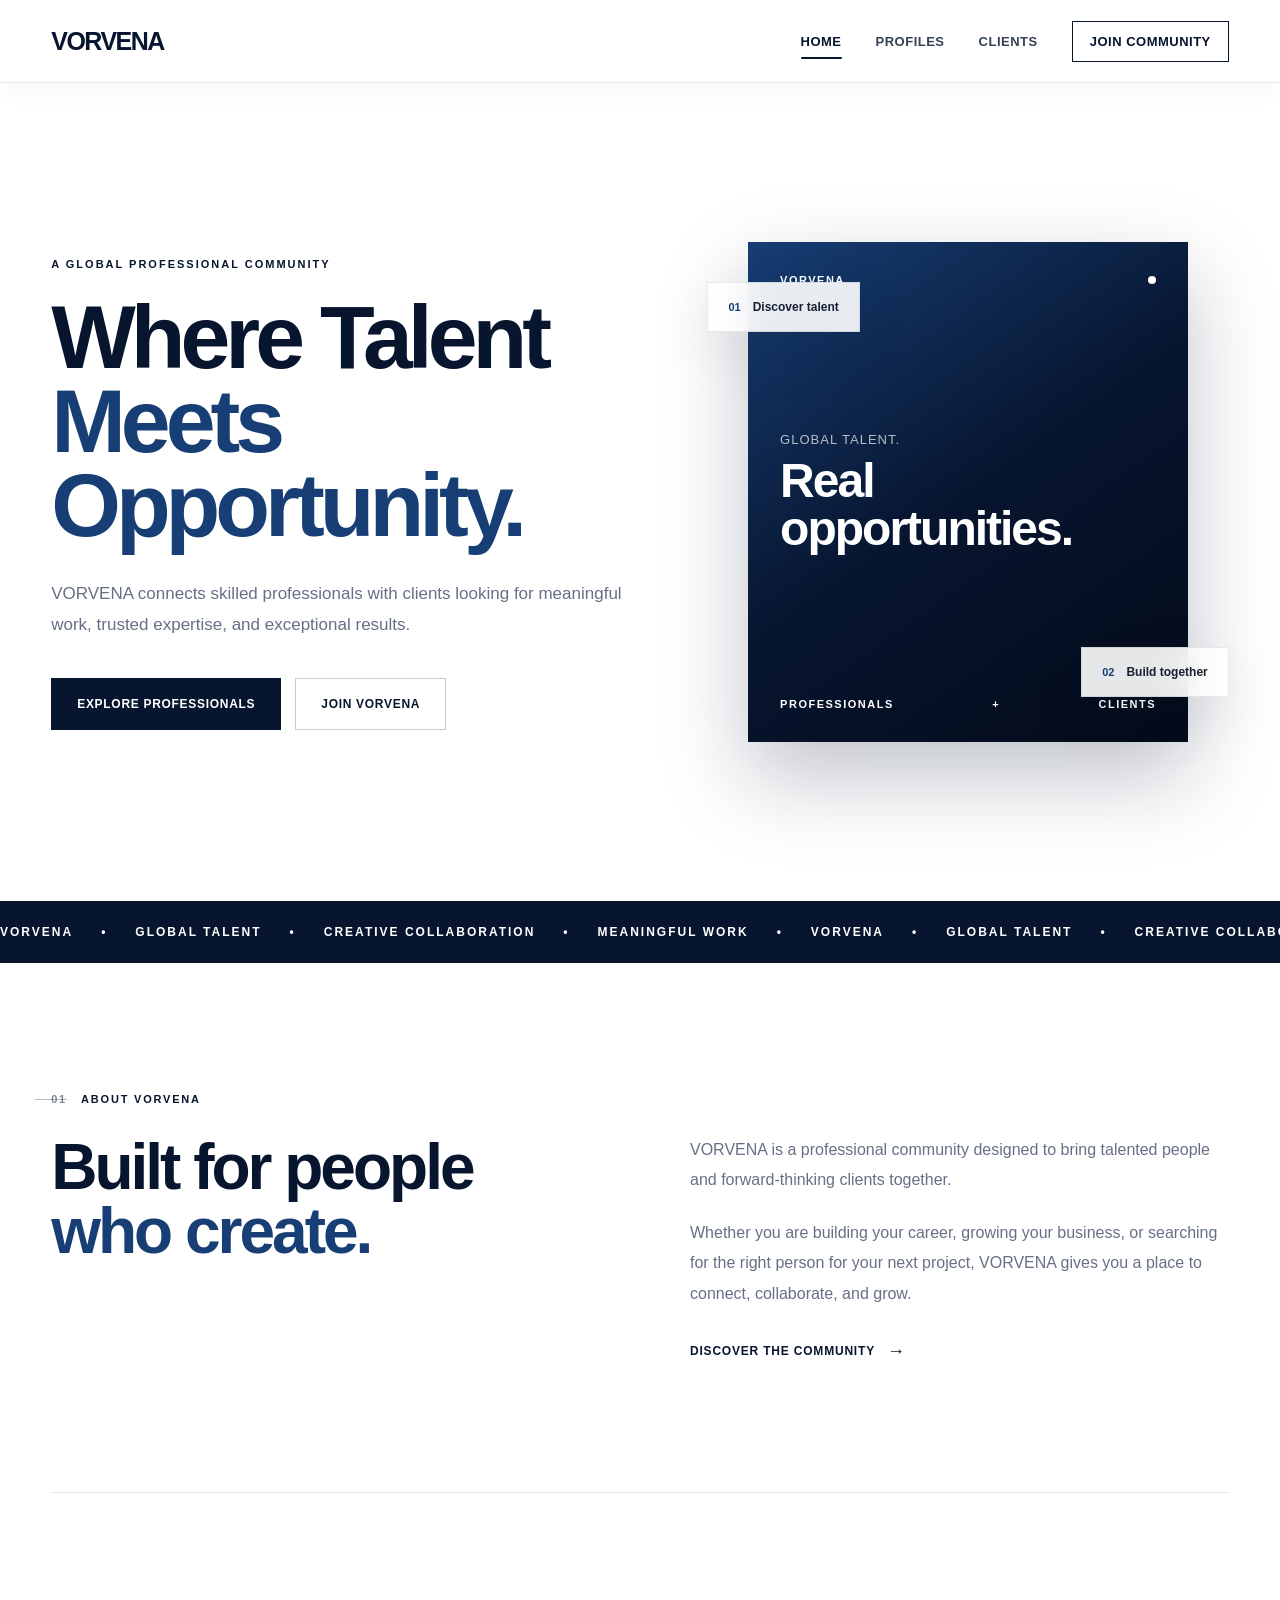
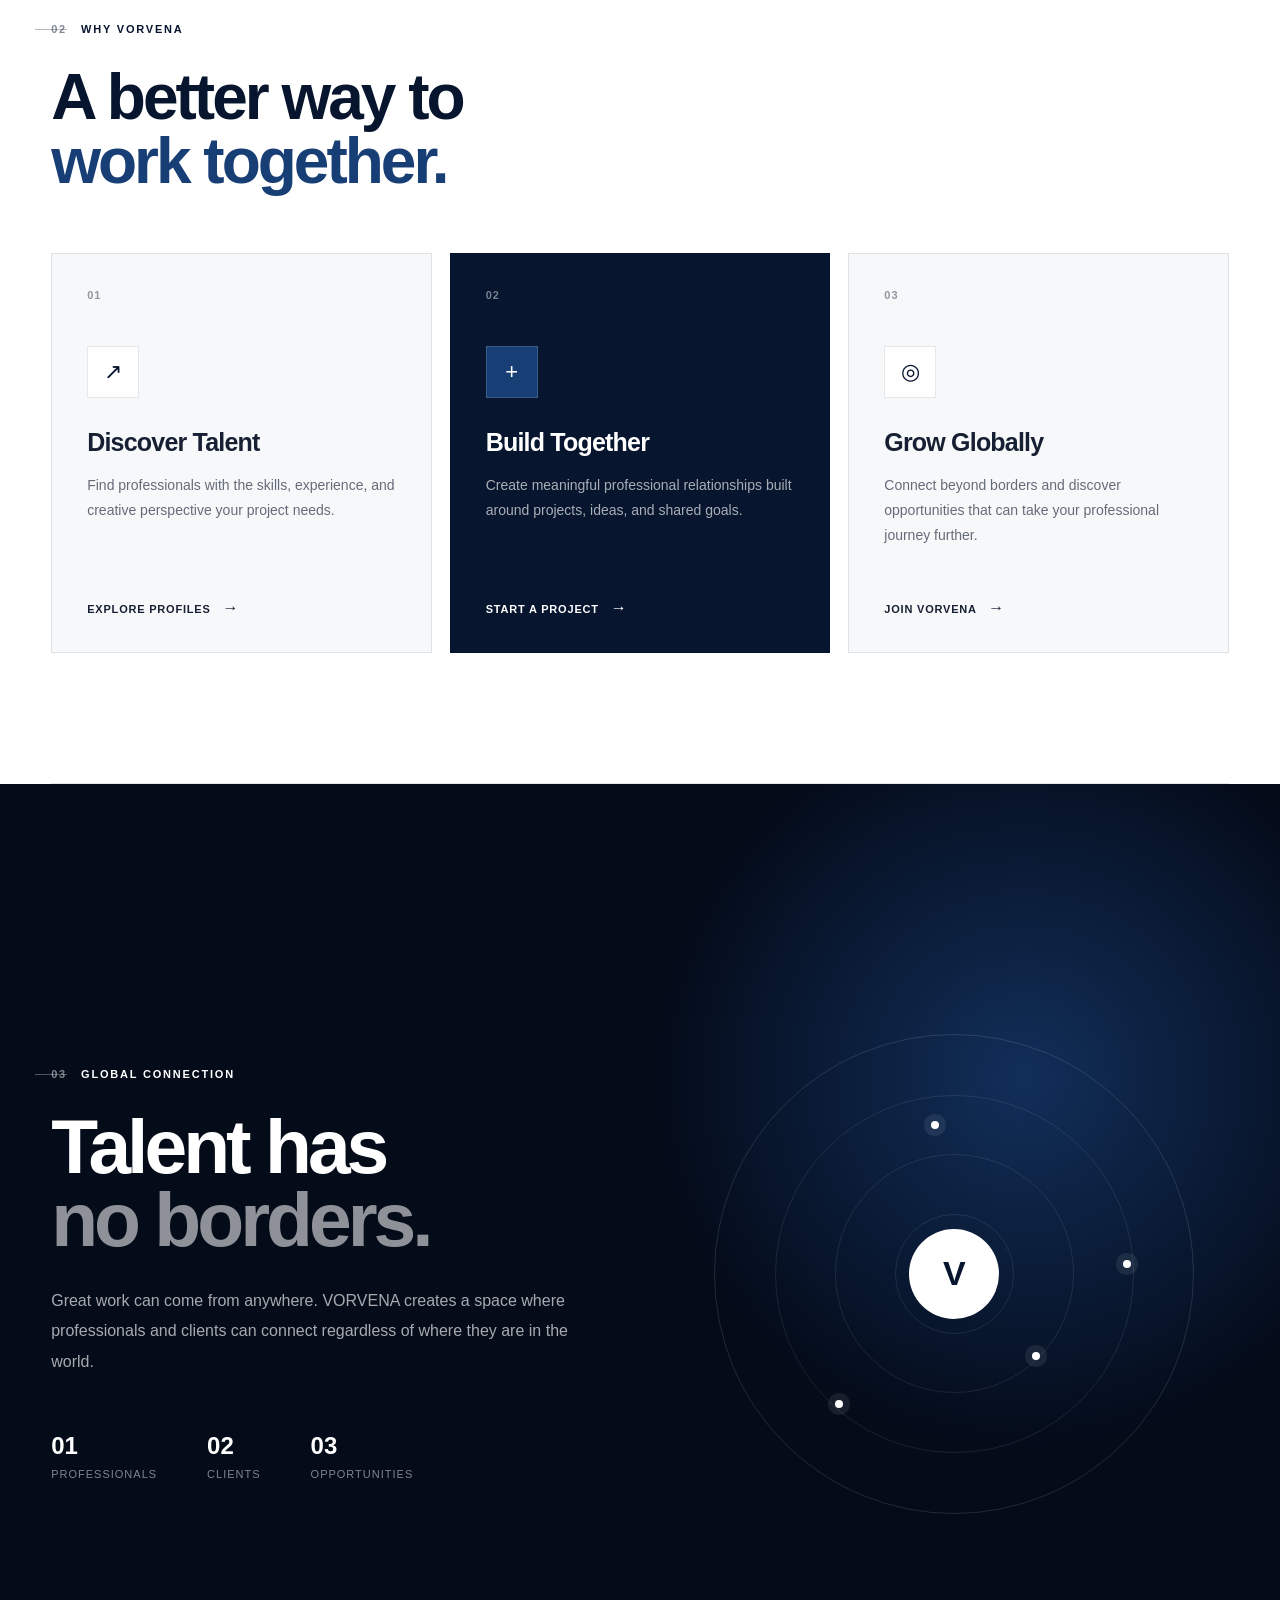
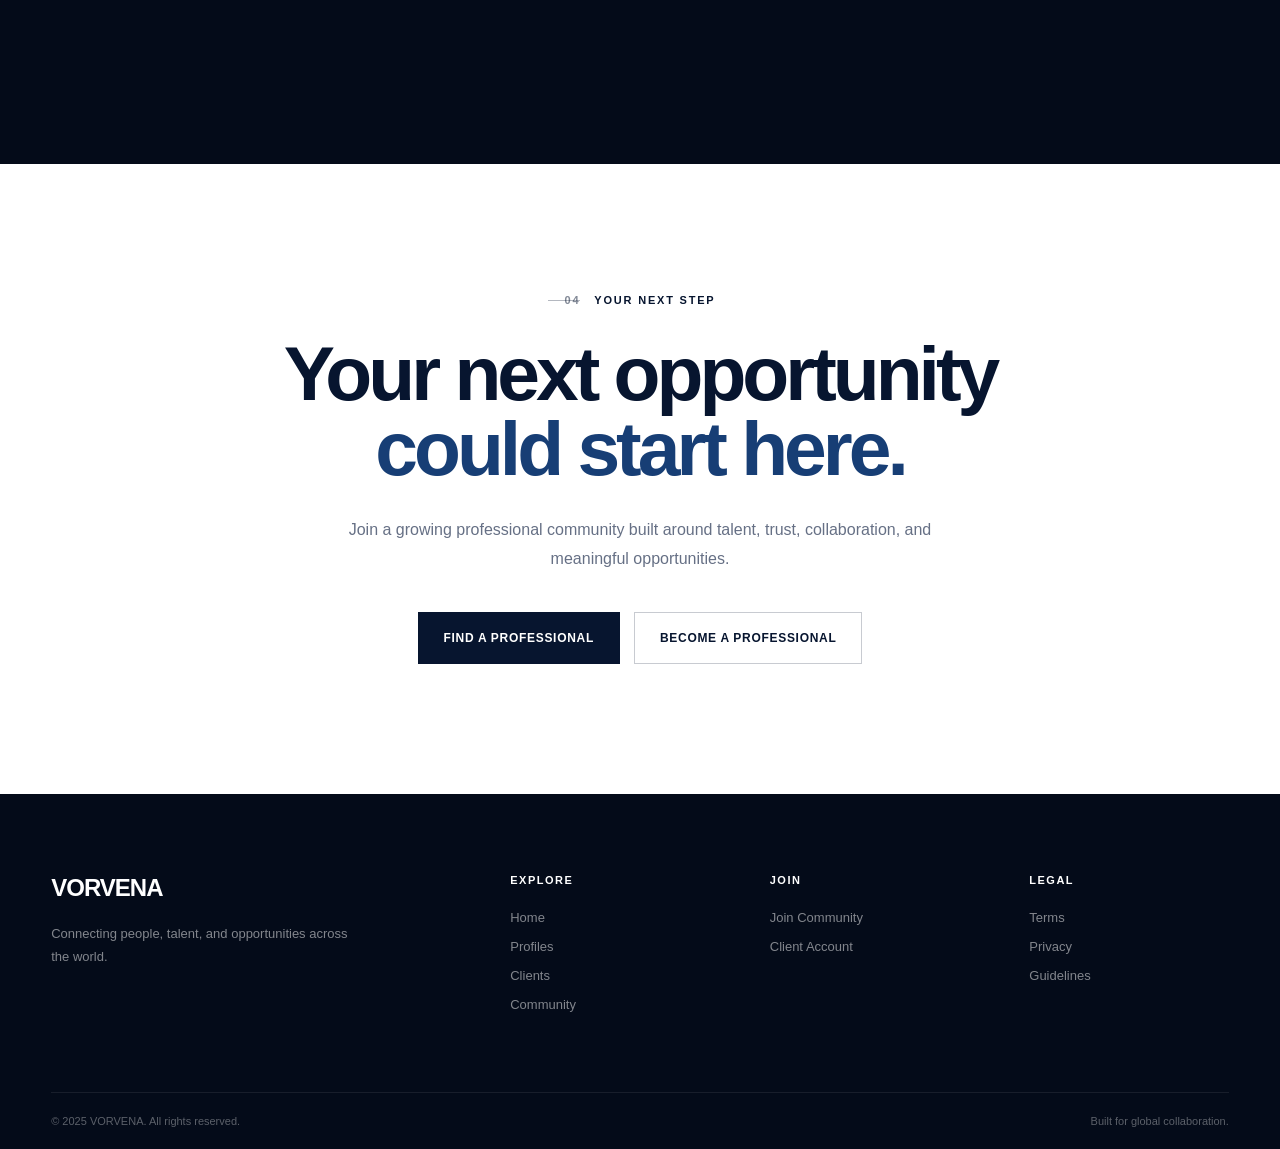
<file: index.html>
<!DOCTYPE html>
<html lang="en">
<head>
    <meta charset="UTF-8">
    <meta
        name="viewport"
        content="width=device-width, initial-scale=1.0"
    >

    <meta
        name="description"
        content="VORVENA connects talented professionals with clients and meaningful opportunities worldwide."
    >

    <title>VORVENA | Connect. Create. Grow.</title>

    <link rel="stylesheet" href="index.css">
</head>

<body>

    <!-- ================================
         NAVBAR
    ================================= -->

    <header class="navbar">
        <div class="nav-wrapper">

            <a href="index.html" class="logo">
                VORVENA
            </a>

            <nav class="nav-links" id="navLinks">

                <a
                    href="index.html"
                    class="nav-link"
                >
                    Home
                </a>

                <a
                    href="profiles.html"
                    class="nav-link"
                >
                    Profiles
                </a>

                <a
                    href="clients.html"
                    class="nav-link"
                >
                    Clients
                </a>

                <!-- Dashboard is only shown when logged in -->
                <a
                    href="#"
                    class="nav-link dashboard-link"
                    id="dashboardNavLink"
                >
                    Dashboard
                </a>

                <a
                    href="join.html"
                    class="nav-link join-link"
                >
                    Join Community
                </a>

            </nav>

            <button
                class="menu-btn"
                id="menuBtn"
                type="button"
                aria-label="Open menu"
                aria-expanded="false"
                aria-controls="navLinks"
            >
                <span></span>
                <span></span>
                <span></span>
            </button>

        </div>
    </header>


    <!-- ================================
         MAIN
    ================================= -->

    <main>

        <!-- HERO -->
        <section class="hero">

            <div class="hero-content">

                <p class="hero-eyebrow">
                    A GLOBAL PROFESSIONAL COMMUNITY
                </p>

                <h1>
                    Where Talent
                    <span>Meets Opportunity.</span>
                </h1>

                <p class="hero-text">
                    VORVENA connects skilled professionals with clients
                    looking for meaningful work, trusted expertise,
                    and exceptional results.
                </p>

                <div class="hero-actions">

                    <a
                        href="profiles.html"
                        class="primary-btn"
                    >
                        Explore Professionals
                    </a>

                    <a
                        href="join.html"
                        class="secondary-btn"
                    >
                        Join VORVENA
                    </a>

                </div>

            </div>

            <div class="hero-visual">

                <div class="hero-card hero-card-main">

                    <div class="hero-card-top">
                        <span>VORVENA</span>
                        <span class="status-dot"></span>
                    </div>

                    <div class="hero-card-content">
                        <p>Global talent.</p>
                        <h2>Real opportunities.</h2>
                    </div>

                    <div class="hero-card-bottom">
                        <span>Professionals</span>
                        <strong>+</strong>
                        <span>Clients</span>
                    </div>

                </div>

                <div class="floating-card floating-card-one">
                    <span class="floating-number">01</span>
                    <span>Discover talent</span>
                </div>

                <div class="floating-card floating-card-two">
                    <span class="floating-number">02</span>
                    <span>Build together</span>
                </div>

            </div>

        </section>


        <!-- MARQUEE -->
        <section class="marquee-section">

            <div class="marquee-track">

                <span>VORVENA</span>
                <span>•</span>
                <span>GLOBAL TALENT</span>
                <span>•</span>
                <span>CREATIVE COLLABORATION</span>
                <span>•</span>
                <span>MEANINGFUL WORK</span>
                <span>•</span>

                <span>VORVENA</span>
                <span>•</span>
                <span>GLOBAL TALENT</span>
                <span>•</span>
                <span>CREATIVE COLLABORATION</span>
                <span>•</span>
                <span>MEANINGFUL WORK</span>
                <span>•</span>

            </div>

        </section>


        <!-- INTRO -->
        <section class="intro section-padding">

            <div class="section-label">
                <span>01</span>
                <span>ABOUT VORVENA</span>
            </div>

            <div class="intro-grid">

                <div class="intro-heading">

                    <h2>
                        Built for people
                        <span>who create.</span>
                    </h2>

                </div>

                <div class="intro-copy">

                    <p>
                        VORVENA is a professional community designed
                        to bring talented people and forward-thinking
                        clients together.
                    </p>

                    <p>
                        Whether you are building your career, growing
                        your business, or searching for the right person
                        for your next project, VORVENA gives you a place
                        to connect, collaborate, and grow.
                    </p>

                    <a
                        href="profiles.html"
                        class="text-link"
                    >
                        Discover the community
                        <span>→</span>
                    </a>

                </div>

            </div>

        </section>


        <!-- FEATURES -->
        <section class="features section-padding">

            <div class="section-heading">

                <div class="section-label">
                    <span>02</span>
                    <span>WHY VORVENA</span>
                </div>

                <h2>
                    A better way to
                    <span>work together.</span>
                </h2>

            </div>

            <div class="features-grid">

                <article class="feature-card">

                    <span class="feature-number">
                        01
                    </span>

                    <div class="feature-icon">
                        ↗
                    </div>

                    <h3>
                        Discover Talent
                    </h3>

                    <p>
                        Find professionals with the skills,
                        experience, and creative perspective
                        your project needs.
                    </p>

                    <a href="profiles.html">
                        Explore profiles
                        <span>→</span>
                    </a>

                </article>


                <article class="feature-card feature-card-dark">

                    <span class="feature-number">
                        02
                    </span>

                    <div class="feature-icon">
                        +
                    </div>

                    <h3>
                        Build Together
                    </h3>

                    <p>
                        Create meaningful professional
                        relationships built around projects,
                        ideas, and shared goals.
                    </p>

                    <a href="clients.html">
                        Start a project
                        <span>→</span>
                    </a>

                </article>


                <article class="feature-card">

                    <span class="feature-number">
                        03
                    </span>

                    <div class="feature-icon">
                        ◎
                    </div>

                    <h3>
                        Grow Globally
                    </h3>

                    <p>
                        Connect beyond borders and discover
                        opportunities that can take your
                        professional journey further.
                    </p>

                    <a href="join.html">
                        Join VORVENA
                        <span>→</span>
                    </a>

                </article>

            </div>

        </section>


        <!-- GLOBAL -->
        <section class="global-section section-padding">

            <div class="global-grid">

                <div class="global-content">

                    <div class="section-label light-label">
                        <span>03</span>
                        <span>GLOBAL CONNECTION</span>
                    </div>

                    <h2>
                        Talent has
                        <span>no borders.</span>
                    </h2>

                    <p>
                        Great work can come from anywhere.
                        VORVENA creates a space where professionals
                        and clients can connect regardless of where
                        they are in the world.
                    </p>

                    <div class="global-stats">

                        <div class="global-stat">
                            <strong>01</strong>
                            <span>Professionals</span>
                        </div>

                        <div class="global-stat">
                            <strong>02</strong>
                            <span>Clients</span>
                        </div>

                        <div class="global-stat">
                            <strong>03</strong>
                            <span>Opportunities</span>
                        </div>

                    </div>

                </div>

                <div class="global-visual">

                    <div class="world-circle">

                        <div class="circle-ring ring-one"></div>
                        <div class="circle-ring ring-two"></div>
                        <div class="circle-ring ring-three"></div>

                        <span class="map-point point-one"></span>
                        <span class="map-point point-two"></span>
                        <span class="map-point point-three"></span>
                        <span class="map-point point-four"></span>

                        <div class="circle-center">
                            V
                        </div>

                    </div>

                </div>

            </div>

        </section>


        <!-- CTA -->
        <section class="cta-section section-padding">

            <div class="cta-inner">

                <div class="section-label">
                    <span>04</span>
                    <span>YOUR NEXT STEP</span>
                </div>

                <h2>
                    Your next opportunity
                    <span>could start here.</span>
                </h2>

                <p>
                    Join a growing professional community built
                    around talent, trust, collaboration, and
                    meaningful opportunities.
                </p>

                <div class="cta-actions">

                    <a
                        href="profiles.html"
                        class="primary-btn"
                    >
                        Find a Professional
                    </a>

                    <a
                        href="join.html"
                        class="secondary-btn"
                    >
                        Become a Professional
                    </a>

                </div>

            </div>

        </section>

    </main>


    <!-- ================================
         FOOTER
    ================================= -->

    <footer class="footer">

        <div class="footer-main">

            <div class="footer-brand">

                <a
                    href="index.html"
                    class="footer-logo"
                >
                    VORVENA
                </a>

                <p>
                    Connecting people, talent, and
                    opportunities across the world.
                </p>

            </div>


            <div class="footer-column">

                <h4>Explore</h4>

                <a href="index.html">Home</a>
                <a href="profiles.html">Profiles</a>
                <a href="clients.html">Clients</a>
                <a href="community.html">Community</a>

            </div>


            <div class="footer-column">

                <h4>Join</h4>

                <a href="join.html">
                    Join Community
                </a>

                <a href="client-signup.html">
                    Client Account
                </a>

            </div>


            <div class="footer-column">

                <h4>Legal</h4>

                <a href="#">
                    Terms
                </a>

                <a href="#">
                    Privacy
                </a>

                <a href="#">
                    Guidelines
                </a>

            </div>

        </div>


        <div class="footer-bottom">

            <p>
                © 2025 VORVENA. All rights reserved.
            </p>

            <p>
                Built for global collaboration.
            </p>

        </div>

    </footer>


    <script src="index.js"></script>

</body>
</html>
</file>
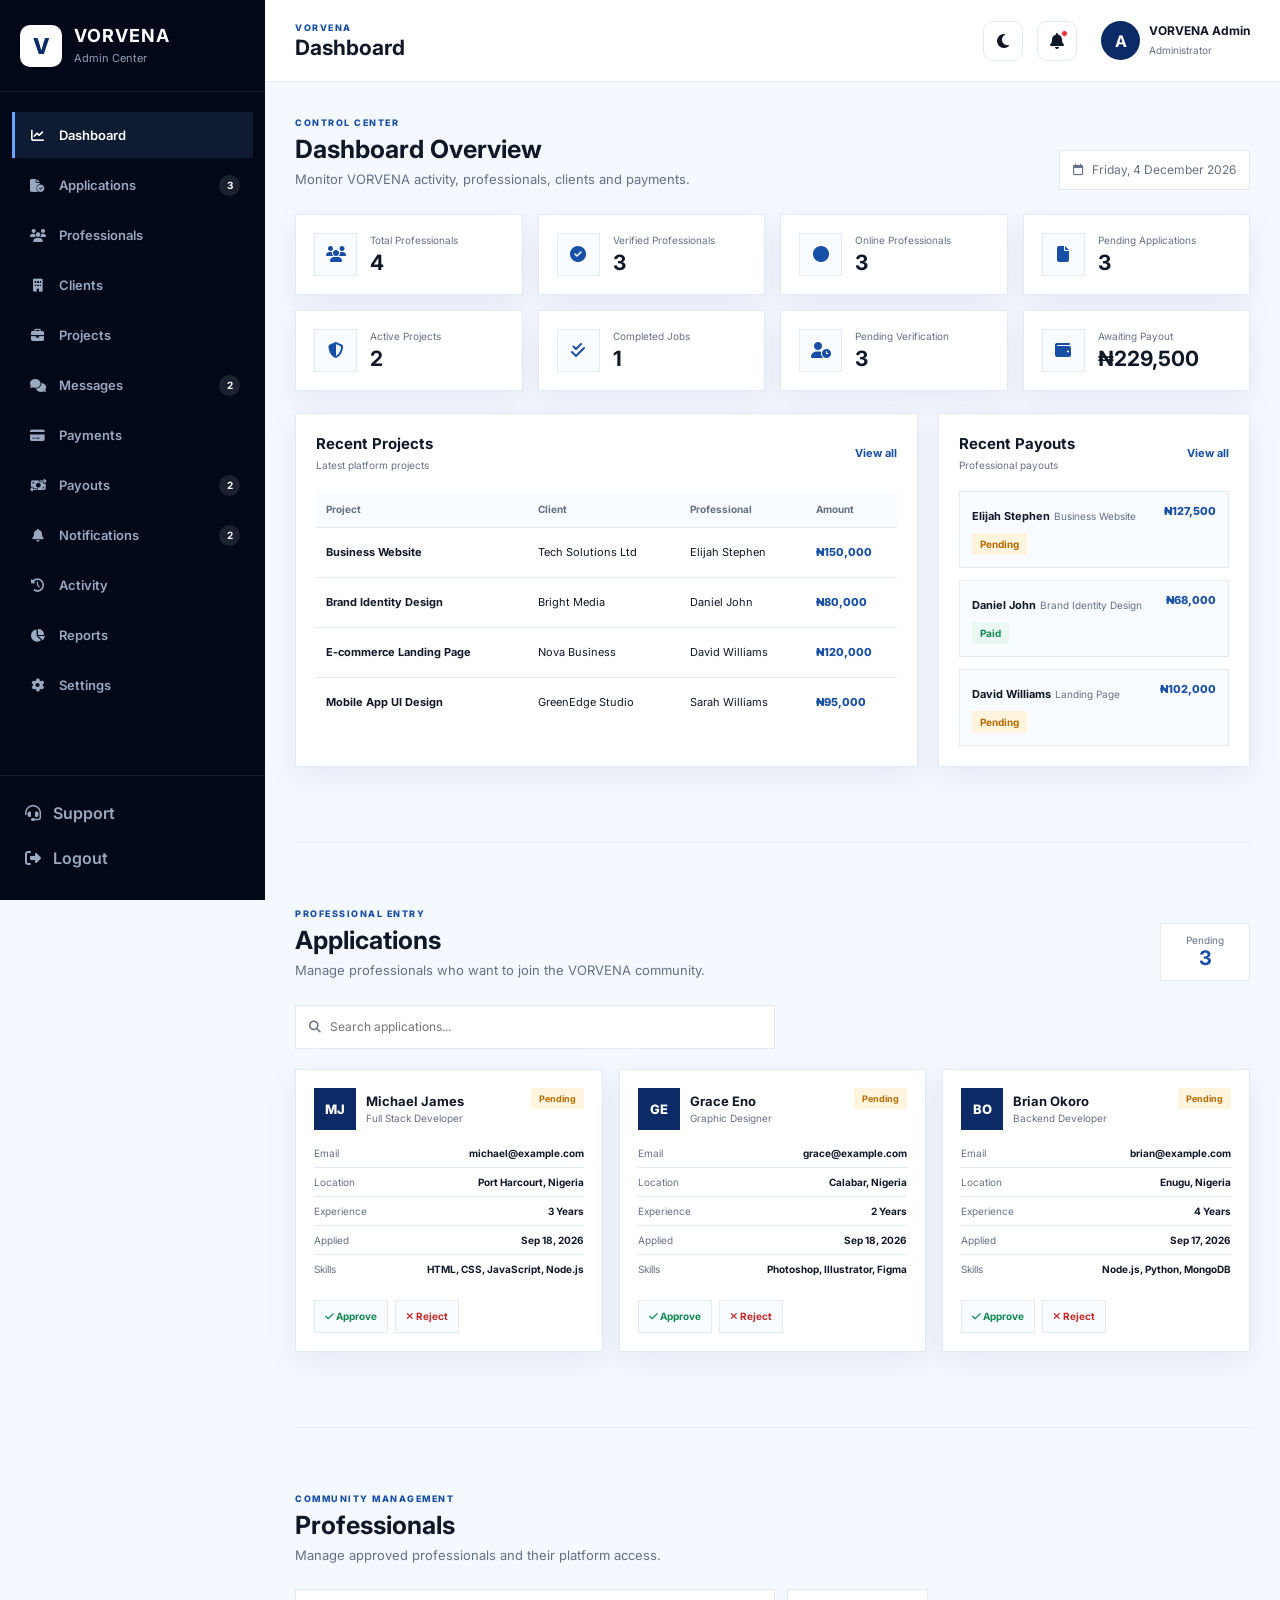
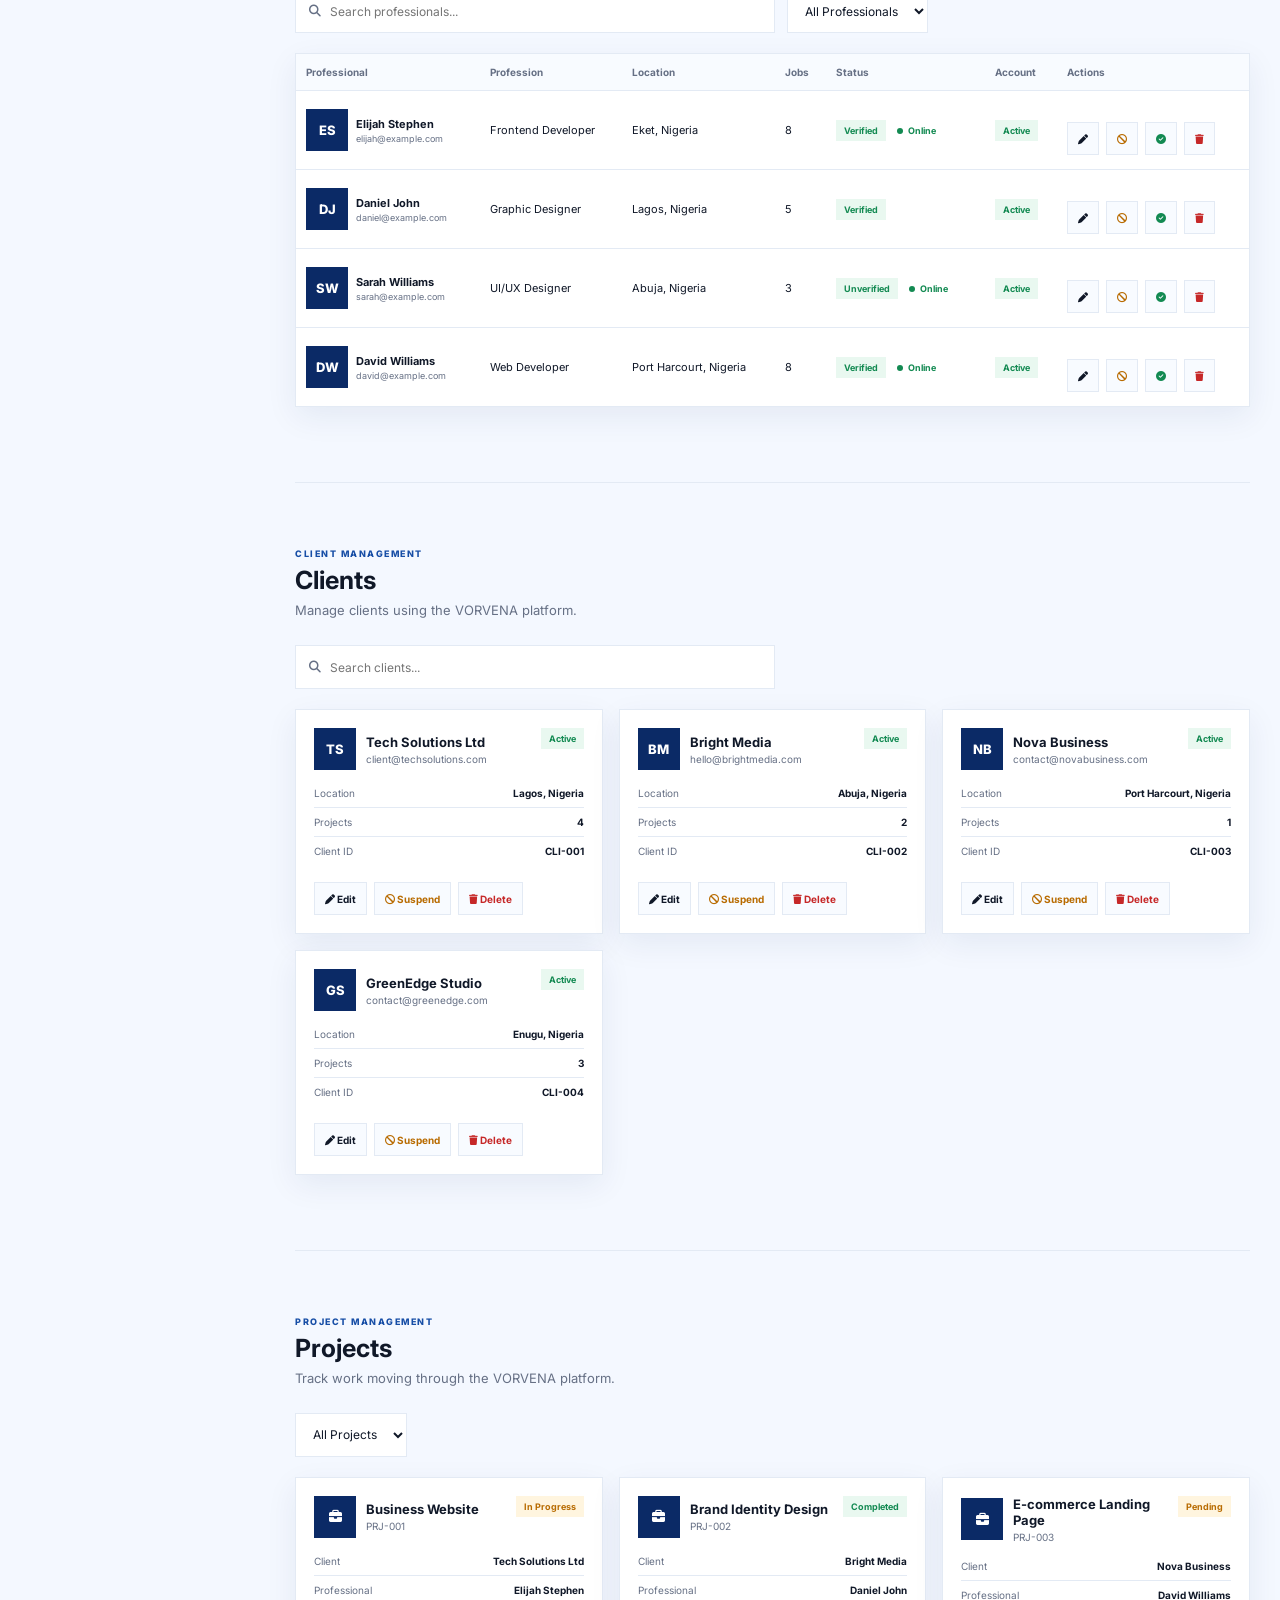
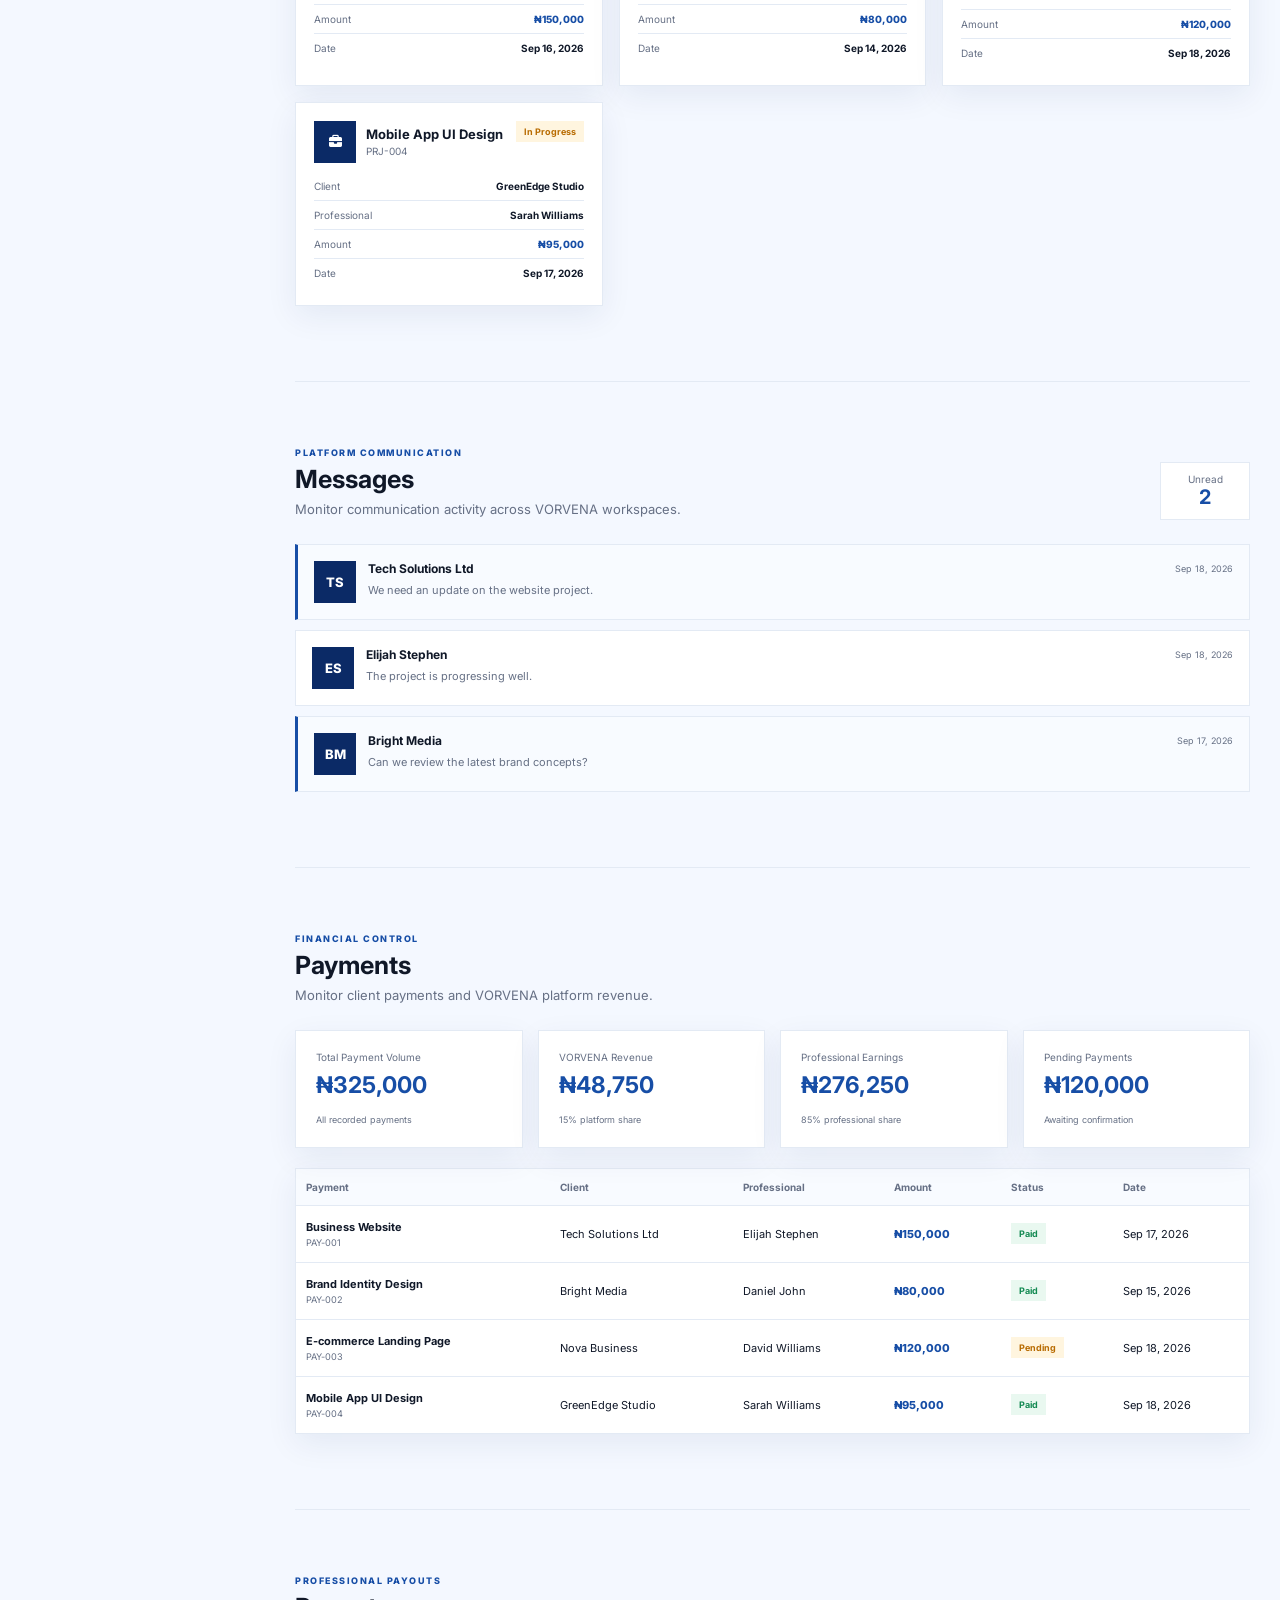
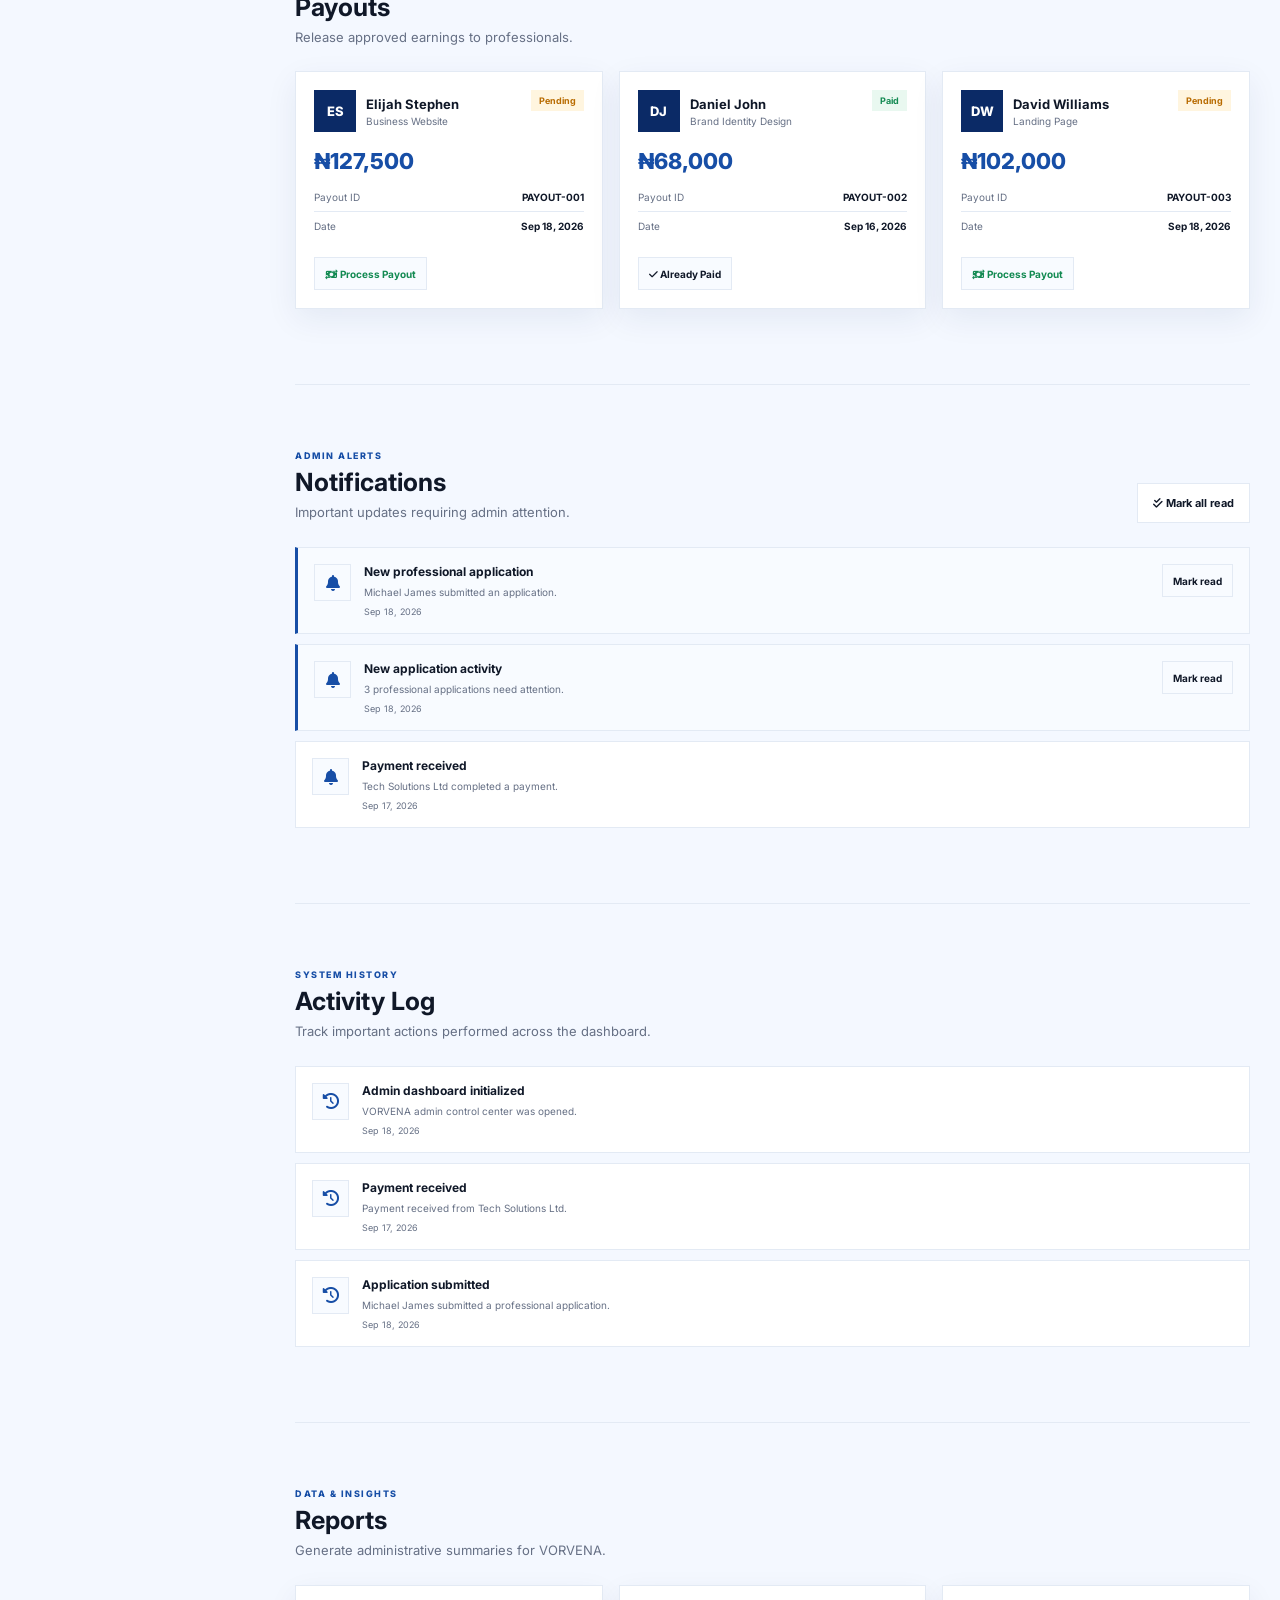
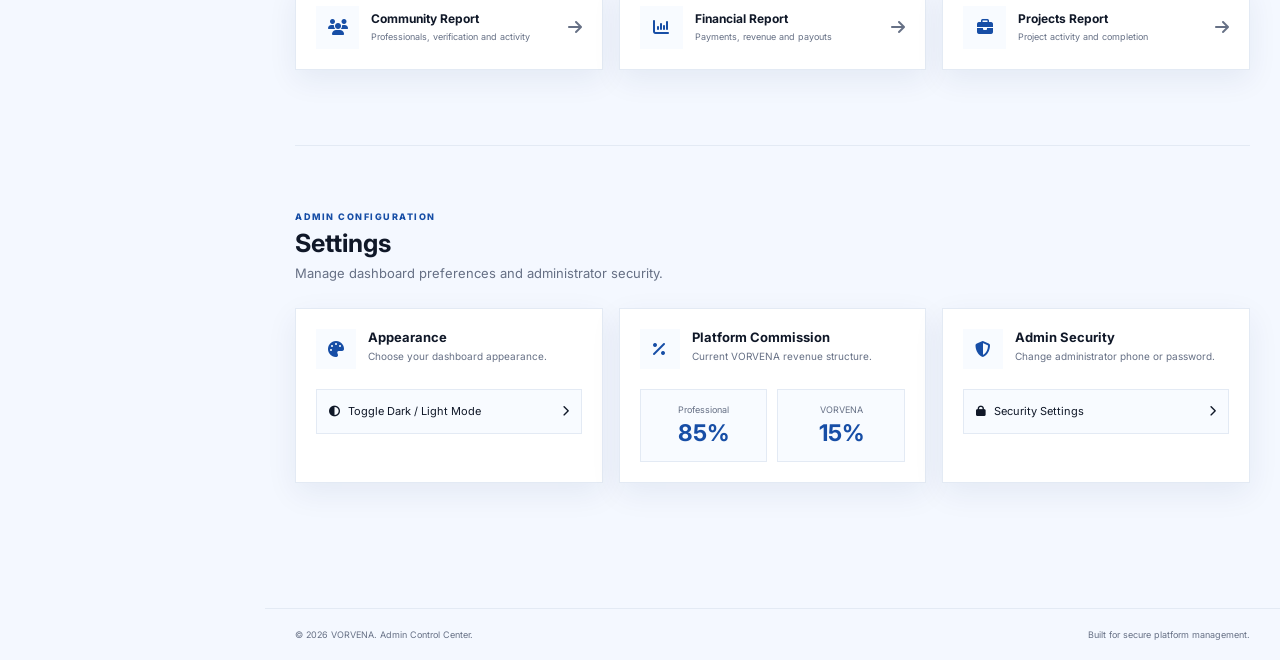
<file: admin.html>
<!DOCTYPE html>
<html lang="en">
<head>
    <meta charset="UTF-8">
    <meta name="viewport" content="width=device-width, initial-scale=1.0">
    <meta name="description" content="VORVENA Admin Control Center">
    <title>VORVENA | Admin Control Center</title>

    <link rel="stylesheet" href="admin.css">
    <link rel="preconnect" href="https://fonts.googleapis.com">
    <link rel="preconnect" href="https://fonts.gstatic.com" crossorigin>
    <link href="https://fonts.googleapis.com/css2?family=Inter:wght@400;500;600;700;800&display=swap" rel="stylesheet">
    <link rel="stylesheet" href="https://cdnjs.cloudflare.com/ajax/libs/font-awesome/6.5.2/css/all.min.css">
</head>

<body>

<div class="sidebar-overlay" id="sidebarOverlay"></div>

<aside class="sidebar" id="sidebar">

    <div class="sidebar-logo">
        <div class="logo-mark">V</div>
        <div>
            <h2>VORVENA</h2>
            <span>Admin Center</span>
        </div>
    </div>

    <nav class="sidebar-nav">

        <a href="#dashboard" class="nav-link active" data-section="dashboard" data-title="Dashboard">
            <i class="fa-solid fa-chart-line"></i>
            <span>Dashboard</span>
        </a>

        <a href="#applications" class="nav-link" data-section="applications" data-title="Applications">
            <i class="fa-solid fa-file-circle-check"></i>
            <span>Applications</span>
            <b id="applicationNavCount">0</b>
        </a>

        <a href="#professionals" class="nav-link" data-section="professionals" data-title="Professionals">
            <i class="fa-solid fa-users"></i>
            <span>Professionals</span>
        </a>

        <a href="#clients" class="nav-link" data-section="clients" data-title="Clients">
            <i class="fa-solid fa-building"></i>
            <span>Clients</span>
        </a>

        <a href="#projects" class="nav-link" data-section="projects" data-title="Projects">
            <i class="fa-solid fa-briefcase"></i>
            <span>Projects</span>
        </a>

        <a href="#messages" class="nav-link" data-section="messages" data-title="Messages">
            <i class="fa-solid fa-comments"></i>
            <span>Messages</span>
            <b id="messageNavCount">0</b>
        </a>

        <a href="#payments" class="nav-link" data-section="payments" data-title="Payments">
            <i class="fa-solid fa-credit-card"></i>
            <span>Payments</span>
        </a>

        <a href="#payouts" class="nav-link" data-section="payouts" data-title="Payouts">
            <i class="fa-solid fa-money-bill-transfer"></i>
            <span>Payouts</span>
            <b id="payoutNavCount">0</b>
        </a>

        <a href="#notifications" class="nav-link" data-section="notifications" data-title="Notifications">
            <i class="fa-solid fa-bell"></i>
            <span>Notifications</span>
            <b id="notificationNavCount">0</b>
        </a>

        <a href="#activity" class="nav-link" data-section="activity" data-title="Activity">
            <i class="fa-solid fa-clock-rotate-left"></i>
            <span>Activity</span>
        </a>

        <a href="#reports" class="nav-link" data-section="reports" data-title="Reports">
            <i class="fa-solid fa-chart-pie"></i>
            <span>Reports</span>
        </a>

        <a href="#settings" class="nav-link" data-section="settings" data-title="Settings">
            <i class="fa-solid fa-gear"></i>
            <span>Settings</span>
        </a>

    </nav>

    <div class="sidebar-bottom">

        <button id="supportBtn" class="side-bottom-btn">
            <i class="fa-solid fa-headset"></i>
            <span>Support</span>
        </button>

        <button id="logoutBtn" class="side-bottom-btn logout-btn">
            <i class="fa-solid fa-right-from-bracket"></i>
            <span>Logout</span>
        </button>

    </div>

</aside>


<main class="main-content">

    <header class="topbar">

        <div class="topbar-left">
            <button id="menuBtn" class="icon-btn mobile-menu">
                <i class="fa-solid fa-bars"></i>
            </button>

            <div>
                <span class="topbar-label">VORVENA</span>
                <h1 id="pageTitle">Dashboard</h1>
            </div>
        </div>

        <div class="topbar-right">

            <button id="themeToggle" class="icon-btn" title="Toggle theme">
                <i class="fa-solid fa-moon"></i>
            </button>

            <button id="notificationBtn" class="notification-button" title="Notifications">
                <i class="fa-solid fa-bell"></i>
                <span id="notificationDot"></span>
            </button>

            <div class="admin-profile">
                <div class="admin-avatar">A</div>
                <div>
                    <strong>VORVENA Admin</strong>
                    <span>Administrator</span>
                </div>
            </div>

        </div>

    </header>


    <div class="page-content">

        <!-- DASHBOARD -->
        <section class="section" id="dashboard">

            <div class="section-heading">
                <div>
                    <span class="eyebrow">CONTROL CENTER</span>
                    <h2>Dashboard Overview</h2>
                    <p>Monitor VORVENA activity, professionals, clients and payments.</p>
                </div>

                <div class="date-box">
                    <i class="fa-regular fa-calendar"></i>
                    <span id="currentDate"></span>
                </div>
            </div>


            <div class="stats-grid">

                <div class="stat-card">
                    <div class="stat-icon"><i class="fa-solid fa-users"></i></div>
                    <div>
                        <span>Total Professionals</span>
                        <strong id="totalProfessionals">0</strong>
                    </div>
                </div>

                <div class="stat-card">
                    <div class="stat-icon"><i class="fa-solid fa-circle-check"></i></div>
                    <div>
                        <span>Verified Professionals</span>
                        <strong id="verifiedProfessionalsCount">0</strong>
                    </div>
                </div>

                <div class="stat-card">
                    <div class="stat-icon"><i class="fa-solid fa-circle"></i></div>
                    <div>
                        <span>Online Professionals</span>
                        <strong id="onlineProfessionals">0</strong>
                    </div>
                </div>

                <div class="stat-card">
                    <div class="stat-icon"><i class="fa-solid fa-file"></i></div>
                    <div>
                        <span>Pending Applications</span>
                        <strong id="pendingApplications">0</strong>
                    </div>
                </div>

                <div class="stat-card">
                    <div class="stat-icon"><i class="fa-solid fa-shield-halved"></i></div>
                    <div>
                        <span>Active Projects</span>
                        <strong id="activeProjectsCount">0</strong>
                    </div>
                </div>

                <div class="stat-card">
                    <div class="stat-icon"><i class="fa-solid fa-check-double"></i></div>
                    <div>
                        <span>Completed Jobs</span>
                        <strong id="completedJobsCount">0</strong>
                    </div>
                </div>

                <div class="stat-card">
                    <div class="stat-icon"><i class="fa-solid fa-user-clock"></i></div>
                    <div>
                        <span>Pending Verification</span>
                        <strong id="pendingVerificationCount">0</strong>
                    </div>
                </div>

                <div class="stat-card">
                    <div class="stat-icon"><i class="fa-solid fa-wallet"></i></div>
                    <div>
                        <span>Awaiting Payout</span>
                        <strong id="awaitingPayout">₦0</strong>
                    </div>
                </div>

            </div>


            <div class="dashboard-grid">

                <div class="panel large-panel">
                    <div class="panel-heading">
                        <div>
                            <h3>Recent Projects</h3>
                            <span>Latest platform projects</span>
                        </div>
                        <a href="#projects" class="view-link">View all</a>
                    </div>

                    <div class="table-wrap">
                        <table>
                            <thead>
                                <tr>
                                    <th>Project</th>
                                    <th>Client</th>
                                    <th>Professional</th>
                                    <th>Amount</th>
                                    <th>Status</th>
                                </tr>
                            </thead>
                            <tbody id="recentProjectsBody"></tbody>
                        </table>
                    </div>
                </div>


                <div class="panel">
                    <div class="panel-heading">
                        <div>
                            <h3>Recent Payouts</h3>
                            <span>Professional payouts</span>
                        </div>
                        <a href="#payouts" class="view-link">View all</a>
                    </div>

                    <div id="dashboardPayoutList" class="mini-list"></div>
                </div>

            </div>

        </section>


        <!-- APPLICATIONS -->
        <section class="section" id="applications">

            <div class="section-heading">
                <div>
                    <span class="eyebrow">PROFESSIONAL ENTRY</span>
                    <h2>Applications</h2>
                    <p>Manage professionals who want to join the VORVENA community.</p>
                </div>

                <div class="section-counter">
                    <span>Pending</span>
                    <strong id="applicationCount">0</strong>
                </div>
            </div>

            <div class="toolbar">
                <div class="search-box">
                    <i class="fa-solid fa-magnifying-glass"></i>
                    <input id="applicationSearch" type="search" placeholder="Search applications...">
                </div>
            </div>

            <div id="applicationsList" class="card-grid"></div>

        </section>


        <!-- PROFESSIONALS -->
        <section class="section" id="professionals">

            <div class="section-heading">
                <div>
                    <span class="eyebrow">COMMUNITY MANAGEMENT</span>
                    <h2>Professionals</h2>
                    <p>Manage approved professionals and their platform access.</p>
                </div>
            </div>

            <div class="toolbar">

                <div class="search-box">
                    <i class="fa-solid fa-magnifying-glass"></i>
                    <input id="professionalSearch" type="search" placeholder="Search professionals...">
                </div>

                <select id="professionalFilter" class="filter-select">
                    <option value="all">All Professionals</option>
                    <option value="online">Online</option>
                    <option value="verified">Verified</option>
                    <option value="unverified">Unverified</option>
                    <option value="active">Active</option>
                    <option value="suspended">Suspended</option>
                </select>

            </div>

            <div class="table-panel">
                <div class="table-wrap">
                    <table>
                        <thead>
                            <tr>
                                <th>Professional</th>
                                <th>Profession</th>
                                <th>Location</th>
                                <th>Jobs</th>
                                <th>Status</th>
                                <th>Account</th>
                                <th>Actions</th>
                            </tr>
                        </thead>
                        <tbody id="professionalsTable"></tbody>
                    </table>
                </div>
            </div>

        </section>


        <!-- CLIENTS -->
        <section class="section" id="clients">

            <div class="section-heading">
                <div>
                    <span class="eyebrow">CLIENT MANAGEMENT</span>
                    <h2>Clients</h2>
                    <p>Manage clients using the VORVENA platform.</p>
                </div>
            </div>

            <div class="toolbar">
                <div class="search-box">
                    <i class="fa-solid fa-magnifying-glass"></i>
                    <input id="clientSearch" type="search" placeholder="Search clients...">
                </div>
            </div>

            <div id="clientsList" class="card-grid"></div>

        </section>


        <!-- PROJECTS -->
        <section class="section" id="projects">

            <div class="section-heading">
                <div>
                    <span class="eyebrow">PROJECT MANAGEMENT</span>
                    <h2>Projects</h2>
                    <p>Track work moving through the VORVENA platform.</p>
                </div>
            </div>

            <div class="toolbar">
                <select id="projectFilter" class="filter-select">
                    <option value="all">All Projects</option>
                    <option value="pending">Pending</option>
                    <option value="in progress">In Progress</option>
                    <option value="completed">Completed</option>
                    <option value="cancelled">Cancelled</option>
                </select>
            </div>

            <div id="projectsList" class="card-grid"></div>

        </section>


        <!-- MESSAGES -->
        <section class="section" id="messages">

            <div class="section-heading">
                <div>
                    <span class="eyebrow">PLATFORM COMMUNICATION</span>
                    <h2>Messages</h2>
                    <p>Monitor communication activity across VORVENA workspaces.</p>
                </div>

                <div class="section-counter">
                    <span>Unread</span>
                    <strong id="messageCount">0</strong>
                </div>
            </div>

            <div id="messagesList" class="message-list"></div>

        </section>


        <!-- PAYMENTS -->
        <section class="section" id="payments">

            <div class="section-heading">
                <div>
                    <span class="eyebrow">FINANCIAL CONTROL</span>
                    <h2>Payments</h2>
                    <p>Monitor client payments and VORVENA platform revenue.</p>
                </div>
            </div>

            <div class="finance-grid">

                <div class="finance-card">
                    <span>Total Payment Volume</span>
                    <strong id="totalPaymentVolume">₦0</strong>
                    <small>All recorded payments</small>
                </div>

                <div class="finance-card">
                    <span>VORVENA Revenue</span>
                    <strong id="vorvenaRevenue">₦0</strong>
                    <small>15% platform share</small>
                </div>

                <div class="finance-card">
                    <span>Professional Earnings</span>
                    <strong id="professionalEarnings">₦0</strong>
                    <small>85% professional share</small>
                </div>

                <div class="finance-card">
                    <span>Pending Payments</span>
                    <strong id="pendingPaymentAmount">₦0</strong>
                    <small>Awaiting confirmation</small>
                </div>

            </div>

            <div class="table-panel">
                <div class="table-wrap">
                    <table>
                        <thead>
                            <tr>
                                <th>Payment</th>
                                <th>Client</th>
                                <th>Professional</th>
                                <th>Amount</th>
                                <th>Status</th>
                                <th>Date</th>
                            </tr>
                        </thead>
                        <tbody id="paymentsTableBody"></tbody>
                    </table>
                </div>
            </div>

        </section>


        <!-- PAYOUTS -->
        <section class="section" id="payouts">

            <div class="section-heading">
                <div>
                    <span class="eyebrow">PROFESSIONAL PAYOUTS</span>
                    <h2>Payouts</h2>
                    <p>Release approved earnings to professionals.</p>
                </div>
            </div>

            <div id="payoutsList" class="card-grid"></div>

        </section>


        <!-- NOTIFICATIONS -->
        <section class="section" id="notifications">

            <div class="section-heading">
                <div>
                    <span class="eyebrow">ADMIN ALERTS</span>
                    <h2>Notifications</h2>
                    <p>Important updates requiring admin attention.</p>
                </div>

                <button id="markNotificationsRead" class="secondary-btn">
                    <i class="fa-solid fa-check-double"></i>
                    Mark all read
                </button>
            </div>

            <div class="notification-list"></div>

        </section>


        <!-- ACTIVITY -->
        <section class="section" id="activity">

            <div class="section-heading">
                <div>
                    <span class="eyebrow">SYSTEM HISTORY</span>
                    <h2>Activity Log</h2>
                    <p>Track important actions performed across the dashboard.</p>
                </div>
            </div>

            <div id="activityLog" class="activity-list"></div>

        </section>


        <!-- REPORTS -->
        <section class="section" id="reports">

            <div class="section-heading">
                <div>
                    <span class="eyebrow">DATA & INSIGHTS</span>
                    <h2>Reports</h2>
                    <p>Generate administrative summaries for VORVENA.</p>
                </div>
            </div>

            <div class="report-grid">

                <button class="report-btn" data-report="community">
                    <div class="report-icon">
                        <i class="fa-solid fa-users"></i>
                    </div>
                    <div>
                        <strong>Community Report</strong>
                        <span>Professionals, verification and activity</span>
                    </div>
                    <i class="fa-solid fa-arrow-right"></i>
                </button>

                <button class="report-btn" data-report="financial">
                    <div class="report-icon">
                        <i class="fa-solid fa-chart-column"></i>
                    </div>
                    <div>
                        <strong>Financial Report</strong>
                        <span>Payments, revenue and payouts</span>
                    </div>
                    <i class="fa-solid fa-arrow-right"></i>
                </button>

                <button class="report-btn" data-report="projects">
                    <div class="report-icon">
                        <i class="fa-solid fa-briefcase"></i>
                    </div>
                    <div>
                        <strong>Projects Report</strong>
                        <span>Project activity and completion</span>
                    </div>
                    <i class="fa-solid fa-arrow-right"></i>
                </button>

            </div>

        </section>


        <!-- SETTINGS -->
        <section class="section" id="settings">

            <div class="section-heading">
                <div>
                    <span class="eyebrow">ADMIN CONFIGURATION</span>
                    <h2>Settings</h2>
                    <p>Manage dashboard preferences and administrator security.</p>
                </div>
            </div>

            <div class="settings-grid">

                <div class="settings-card">

                    <div class="settings-card-heading">
                        <div class="settings-icon">
                            <i class="fa-solid fa-palette"></i>
                        </div>
                        <div>
                            <h3>Appearance</h3>
                            <p>Choose your dashboard appearance.</p>
                        </div>
                    </div>

                    <button id="settingsThemeBtn" class="settings-action">
                        <span>
                            <i class="fa-solid fa-circle-half-stroke"></i>
                            Toggle Dark / Light Mode
                        </span>
                        <i class="fa-solid fa-chevron-right"></i>
                    </button>

                </div>


                <div class="settings-card">

                    <div class="settings-card-heading">
                        <div class="settings-icon">
                            <i class="fa-solid fa-percent"></i>
                        </div>
                        <div>
                            <h3>Platform Commission</h3>
                            <p>Current VORVENA revenue structure.</p>
                        </div>
                    </div>

                    <div class="commission-box">
                        <div>
                            <span>Professional</span>
                            <strong>85%</strong>
                        </div>

                        <div>
                            <span>VORVENA</span>
                            <strong>15%</strong>
                        </div>
                    </div>

                </div>


                <div class="settings-card">

                    <div class="settings-card-heading">
                        <div class="settings-icon">
                            <i class="fa-solid fa-shield-halved"></i>
                        </div>
                        <div>
                            <h3>Admin Security</h3>
                            <p>Change administrator phone or password.</p>
                        </div>
                    </div>

                    <button class="settings-action" id="openSecurityBtn">
                        <span>
                            <i class="fa-solid fa-lock"></i>
                            Security Settings
                        </span>
                        <i class="fa-solid fa-chevron-right"></i>
                    </button>

                </div>

            </div>

        </section>

    </div>


    <footer class="admin-footer">
        <span>© 2026 VORVENA. Admin Control Center.</span>
        <span>Built for secure platform management.</span>
    </footer>

</main>


<!-- PROFESSIONAL EDIT MODAL -->
<div class="modal-overlay" id="editModal">

    <div class="modal">

        <div class="modal-header">
            <div>
                <span class="eyebrow">PROFESSIONAL</span>
                <h3>Edit Professional</h3>
            </div>

            <button id="closeEditModal" class="modal-close">
                <i class="fa-solid fa-xmark"></i>
            </button>
        </div>

        <form id="editProfessionalForm">

            <input type="hidden" id="editId">

            <div class="form-grid">

                <div class="form-group">
                    <label>Name</label>
                    <input id="editName" required>
                </div>

                <div class="form-group">
                    <label>Profession</label>
                    <input id="editProfession" required>
                </div>

                <div class="form-group">
                    <label>Email</label>
                    <input id="editEmail" type="email" required>
                </div>

                <div class="form-group">
                    <label>Location</label>
                    <input id="editLocation" required>
                </div>

                <div class="form-group">
                    <label>Successful Jobs</label>
                    <input id="editJobs" type="number" min="0" required>
                </div>

                <div class="form-group">
                    <label>Account Status</label>
                    <select id="editStatus">
                        <option value="Active">Active</option>
                        <option value="Suspended">Suspended</option>
                    </select>
                </div>

            </div>

            <div class="modal-actions">
                <button type="button" id="cancelEdit" class="secondary-btn">Cancel</button>
                <button type="submit" class="primary-btn">Save Changes</button>
            </div>

        </form>

    </div>

</div>


<!-- CLIENT EDIT MODAL -->
<div class="modal-overlay" id="clientEditModal">

    <div class="modal">

        <div class="modal-header">
            <div>
                <span class="eyebrow">CLIENT</span>
                <h3>Edit Client</h3>
            </div>

            <button id="closeClientEditModal" class="modal-close">
                <i class="fa-solid fa-xmark"></i>
            </button>
        </div>

        <form id="clientEditForm">

            <input type="hidden" id="editClientId">

            <div class="form-grid">

                <div class="form-group">
                    <label>Company / Client Name</label>
                    <input id="editClientName" required>
                </div>

                <div class="form-group">
                    <label>Email</label>
                    <input id="editClientEmail" type="email" required>
                </div>

                <div class="form-group">
                    <label>Location</label>
                    <input id="editClientLocation" required>
                </div>

                <div class="form-group">
                    <label>Projects</label>
                    <input id="editClientProjects" type="number" min="0" required>
                </div>

                <div class="form-group full-width">
                    <label>Status</label>
                    <select id="editClientStatus">
                        <option value="Active">Active</option>
                        <option value="Suspended">Suspended</option>
                    </select>
                </div>

            </div>

            <div class="modal-actions">
                <button type="button" id="cancelClientEdit" class="secondary-btn">Cancel</button>
                <button type="submit" class="primary-btn">Save Changes</button>
            </div>

        </form>

    </div>

</div>


<!-- DELETE MODAL -->
<div class="modal-overlay" id="deleteModal">

    <div class="modal small-modal">

        <div class="danger-icon">
            <i class="fa-solid fa-trash"></i>
        </div>

        <h3 id="deleteModalTitle">Delete Account</h3>

        <p>
            Are you sure you want to delete
            <strong id="deleteTargetName"></strong>?
            This action cannot be undone.
        </p>

        <input type="hidden" id="deleteTargetId">
        <input type="hidden" id="deleteTargetType">

        <div class="modal-actions">
            <button id="cancelDelete" class="secondary-btn">Cancel</button>
            <button id="confirmDelete" class="danger-btn">Delete</button>
        </div>

    </div>

</div>


<!-- SUSPEND MODAL -->
<div class="modal-overlay" id="suspendModal">

    <div class="modal small-modal">

        <div class="warning-icon">
            <i class="fa-solid fa-ban"></i>
        </div>

        <h3 id="suspendModalTitle">Suspend Account</h3>

        <p>
            Are you sure you want to
            <strong id="suspendActionText">suspend</strong>
            <strong id="suspendTargetName"></strong>?
        </p>

        <input type="hidden" id="suspendTargetId">
        <input type="hidden" id="suspendTargetType">

        <div class="modal-actions">
            <button id="cancelSuspend" class="secondary-btn">Cancel</button>
            <button id="confirmSuspend" class="warning-btn">Confirm</button>
        </div>

    </div>

</div>


<!-- PAYOUT MODAL -->
<div class="modal-overlay" id="payoutModal">

    <div class="modal small-modal">

        <div class="modal-header">
            <div>
                <span class="eyebrow">PAYOUT</span>
                <h3>Process Payout</h3>
            </div>

            <button id="closePayoutModal" class="modal-close">
                <i class="fa-solid fa-xmark"></i>
            </button>
        </div>

        <input type="hidden" id="payoutId">

        <div class="payout-summary">
            <div>
                <span>Professional</span>
                <strong id="payoutProfessional"></strong>
            </div>

            <div>
                <span>Amount</span>
                <strong id="payoutAmount"></strong>
            </div>
        </div>

        <p class="modal-note">
            Confirming this payout will change the payout status to Paid.
        </p>

        <div class="modal-actions">
            <button id="cancelPayout" class="secondary-btn">Cancel</button>
            <button id="confirmPayout" class="primary-btn">
                Confirm Payout
            </button>
        </div>

    </div>

</div>


<!-- SECURITY MODAL -->
<div class="modal-overlay" id="securityModal">

    <div class="modal">

        <div class="modal-header">
            <div>
                <span class="eyebrow">ADMIN SECURITY</span>
                <h3>Security Settings</h3>
            </div>

            <button id="closeSecurityModal" class="modal-close">
                <i class="fa-solid fa-xmark"></i>
            </button>
        </div>

        <form id="securityForm">

            <div class="form-group">
                <label>Current Admin Password</label>
                <div class="password-input">
                    <input id="currentAdminPassword" type="password" required>
                    <button type="button" class="password-toggle" data-target="currentAdminPassword">
                        <i class="fa-solid fa-eye"></i>
                    </button>
                </div>
            </div>

            <div class="form-group">
                <label>New Phone Number</label>
                <input id="newAdminPhone" type="tel" placeholder="Optional">
            </div>

            <div class="form-group">
                <label>New Password</label>
                <div class="password-input">
                    <input id="newAdminPassword" type="password" placeholder="Optional">
                    <button type="button" class="password-toggle" data-target="newAdminPassword">
                        <i class="fa-solid fa-eye"></i>
                    </button>
                </div>
            </div>

            <div class="form-group">
                <label>Confirm New Password</label>
                <div class="password-input">
                    <input id="confirmAdminPassword" type="password" placeholder="Optional">
                    <button type="button" class="password-toggle" data-target="confirmAdminPassword">
                        <i class="fa-solid fa-eye"></i>
                    </button>
                </div>
            </div>

            <div class="modal-actions">
                <button type="button" id="cancelSecurity" class="secondary-btn">Cancel</button>
                <button type="submit" class="primary-btn">Save Security</button>
            </div>

        </form>

    </div>

</div>


<div class="admin-toast" id="toast">
    <i class="fa-solid fa-circle-check"></i>
    <span id="toastMessage"></span>
</div>

<script src="admin.js"></script>

</body>
</html>
</file>
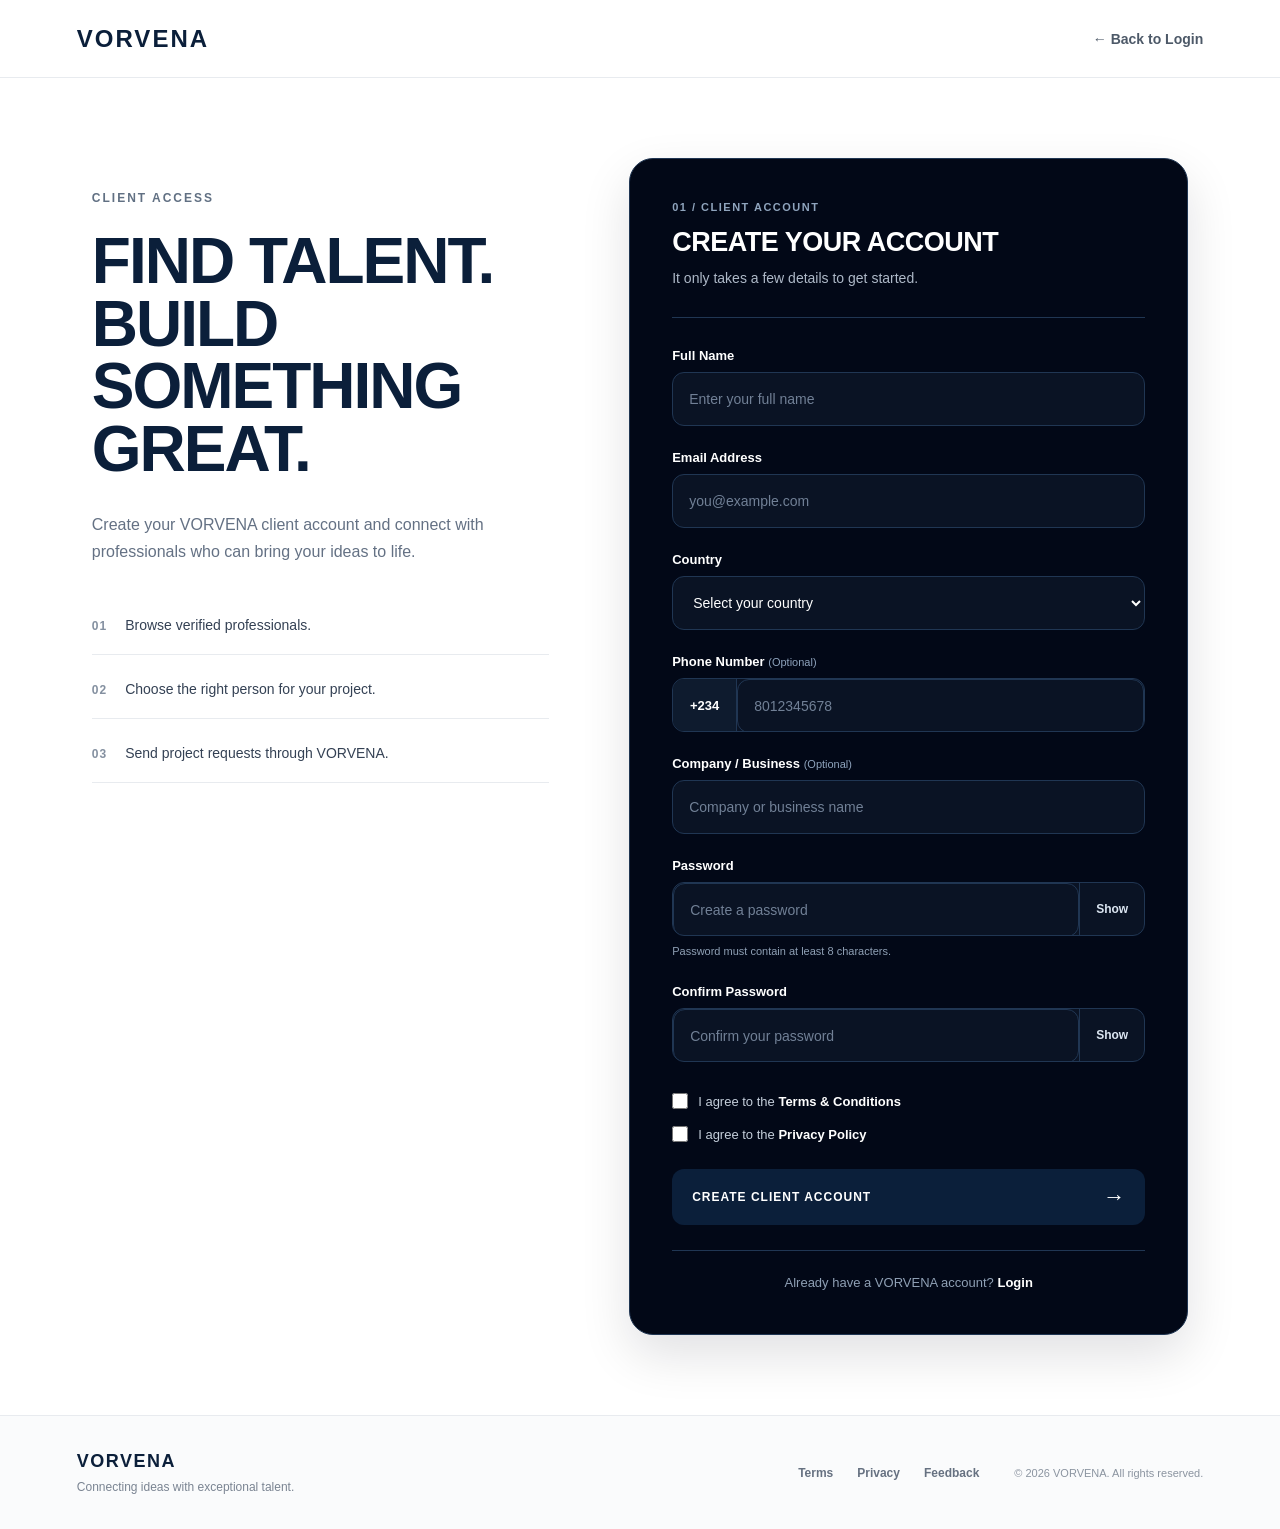
<file: client-signup.html>
<!DOCTYPE html>
<html lang="en">

<hea>
    <meta charset="UTF-8">
    <meta name="viewport" content="width=device-width, initial-scale=1.0">

<title>Create Client Account | VORVENA</title>

<link rel="stylesheet" href="client-signup.css">


</head>

<body>

<header class="signup-header">

    <a href="index.html" class="logo">
        VORVENA
    </a>

    <a href="./login.html" class="back-link">
        ← Back to Login
    </a>
 
</header>


<main class="signup-page">

    <section class="signup-intro">

        <span class="eyebrow">
            CLIENT ACCESS
        </span>

        <h1>
            FIND TALENT.<br>
            BUILD SOMETHING<br>
            GREAT.
        </h1>

        <p>
            Create your VORVENA client account and connect
            with professionals who can bring your ideas to life.
        </p>

        <div class="intro-points">

            <div class="intro-point">
                <span>01</span>
                <p>Browse verified professionals.</p>
            </div>

            <div class="intro-point">
                <span>02</span>
                <p>Choose the right person for your project.</p>
            </div>

            <div class="intro-point">
                <span>03</span>
                <p>Send project requests through VORVENA.</p>
            </div>

        </div>

    </section>


    <section class="signup-card">

        <div class="card-header">

            <span class="card-number">
                01 / CLIENT ACCOUNT
            </span>

            <h2>
                CREATE YOUR ACCOUNT
            </h2>

            <p>
                It only takes a few details to get started.
            </p>

        </div>


        <form id="clientSignupForm">

            <!-- FULL NAME -->

            <div class="form-group">

                <label for="fullName">
                    Full Name
                </label>

                <input
                    type="text"
                    id="fullName"
                    name="fullName"
                    placeholder="Enter your full name"
                    autocomplete="name"
                    required
                >

            </div>


            <!-- EMAIL -->

            <div class="form-group">

                <label for="email">
                    Email Address
                </label>

                <input
                    type="email"
                    id="email"
                    name="email"
                    placeholder="you@example.com"
                    autocomplete="email"
                    required
                >

            </div>


            <!-- COUNTRY -->

            <div class="form-group">

                <label for="country">
                    Country
                </label>

                <select
                    id="country"
                    name="country"
                    autocomplete="country-name"
                    required
                >

                    <option value="">Select your country</option>

                    <option value="AF">Afghanistan</option>
                    <option value="AL">Albania</option>
                    <option value="DZ">Algeria</option>
                    <option value="AD">Andorra</option>
                    <option value="AO">Angola</option>
                    <option value="AG">Antigua and Barbuda</option>
                    <option value="AR">Argentina</option>
                    <option value="AM">Armenia</option>
                    <option value="AU">Australia</option>
                    <option value="AT">Austria</option>
                    <option value="AZ">Azerbaijan</option>

                    <option value="BS">Bahamas</option>
                    <option value="BH">Bahrain</option>
                    <option value="BD">Bangladesh</option>
                    <option value="BB">Barbados</option>
                    <option value="BY">Belarus</option>
                    <option value="BE">Belgium</option>
                    <option value="BZ">Belize</option>
                    <option value="BJ">Benin</option>
                    <option value="BT">Bhutan</option>
                    <option value="BO">Bolivia</option>
                    <option value="BA">Bosnia and Herzegovina</option>
                    <option value="BW">Botswana</option>
                    <option value="BR">Brazil</option>
                    <option value="BN">Brunei</option>
                    <option value="BG">Bulgaria</option>
                    <option value="BF">Burkina Faso</option>
                    <option value="BI">Burundi</option>

                    <option value="CV">Cabo Verde</option>
                    <option value="KH">Cambodia</option>
                    <option value="CM">Cameroon</option>
                    <option value="CA">Canada</option>
                    <option value="CF">Central African Republic</option>
                    <option value="TD">Chad</option>
                    <option value="CL">Chile</option>
                    <option value="CN">China</option>
                    <option value="CO">Colombia</option>
                    <option value="KM">Comoros</option>
                    <option value="CG">Congo</option>
                    <option value="CD">Congo, Democratic Republic</option>
                    <option value="CR">Costa Rica</option>
                    <option value="CI">Côte d'Ivoire</option>
                    <option value="HR">Croatia</option>
                    <option value="CU">Cuba</option>
                    <option value="CY">Cyprus</option>
                    <option value="CZ">Czech Republic</option>

                    <option value="DK">Denmark</option>
                    <option value="DJ">Djibouti</option>
                    <option value="DM">Dominica</option>
                    <option value="DO">Dominican Republic</option>

                    <option value="EC">Ecuador</option>
                    <option value="EG">Egypt</option>
                    <option value="SV">El Salvador</option>
                    <option value="GQ">Equatorial Guinea</option>
                    <option value="ER">Eritrea</option>
                    <option value="EE">Estonia</option>
                    <option value="SZ">Eswatini</option>
                    <option value="ET">Ethiopia</option>

                    <option value="FJ">Fiji</option>
                    <option value="FI">Finland</option>
                    <option value="FR">France</option>

                    <option value="GA">Gabon</option>
                    <option value="GM">Gambia</option>
                    <option value="GE">Georgia</option>
                    <option value="DE">Germany</option>
                    <option value="GH">Ghana</option>
                    <option value="GR">Greece</option>
                    <option value="GD">Grenada</option>
                    <option value="GT">Guatemala</option>
                    <option value="GN">Guinea</option>
                    <option value="GW">Guinea-Bissau</option>
                    <option value="GY">Guyana</option>

                    <option value="HT">Haiti</option>
                    <option value="HN">Honduras</option>
                    <option value="HU">Hungary</option>

                    <option value="IS">Iceland</option>
                    <option value="IN">India</option>
                    <option value="ID">Indonesia</option>
                    <option value="IR">Iran</option>
                    <option value="IQ">Iraq</option>
                    <option value="IE">Ireland</option>
                    <option value="IL">Israel</option>
                    <option value="IT">Italy</option>

                    <option value="JM">Jamaica</option>
                    <option value="JP">Japan</option>
                    <option value="JO">Jordan</option>

                    <option value="KZ">Kazakhstan</option>
                    <option value="KE">Kenya</option>
                    <option value="KI">Kiribati</option>
                    <option value="KW">Kuwait</option>
                    <option value="KG">Kyrgyzstan</option>

                    <option value="LA">Laos</option>
                    <option value="LV">Latvia</option>
                    <option value="LB">Lebanon</option>
                    <option value="LS">Lesotho</option>
                    <option value="LR">Liberia</option>
                    <option value="LY">Libya</option>
                    <option value="LI">Liechtenstein</option>
                    <option value="LT">Lithuania</option>
                    <option value="LU">Luxembourg</option>

                    <option value="MG">Madagascar</option>
                    <option value="MW">Malawi</option>
                    <option value="MY">Malaysia</option>
                    <option value="MV">Maldives</option>
                    <option value="ML">Mali</option>
                    <option value="MT">Malta</option>
                    <option value="MH">Marshall Islands</option>
                    <option value="MR">Mauritania</option>
                    <option value="MU">Mauritius</option>
                    <option value="MX">Mexico</option>
                    <option value="FM">Micronesia</option>
                    <option value="MD">Moldova</option>
                    <option value="MC">Monaco</option>
                    <option value="MN">Mongolia</option>
                    <option value="ME">Montenegro</option>
                    <option value="MA">Morocco</option>
                    <option value="MZ">Mozambique</option>
                    <option value="MM">Myanmar</option>

                    <option value="NA">Namibia</option>
                    <option value="NR">Nauru</option>
                    <option value="NP">Nepal</option>
                    <option value="NL">Netherlands</option>
                    <option value="NZ">New Zealand</option>
                    <option value="NI">Nicaragua</option>
                    <option value="NE">Niger</option>
                    <option value="NG">Nigeria</option>
                    <option value="KP">North Korea</option>
                    <option value="MK">North Macedonia</option>
                    <option value="NO">Norway</option>

                    <option value="OM">Oman</option>

                    <option value="PK">Pakistan</option>
                    <option value="PW">Palau</option>
                    <option value="PA">Panama</option>
                    <option value="PG">Papua New Guinea</option>
                    <option value="PY">Paraguay</option>
                    <option value="PE">Peru</option>
                    <option value="PH">Philippines</option>
                    <option value="PL">Poland</option>
                    <option value="PT">Portugal</option>

                    <option value="QA">Qatar</option>

                    <option value="RO">Romania</option>
                    <option value="RU">Russia</option>
                    <option value="RW">Rwanda</option>

                    <option value="KN">Saint Kitts and Nevis</option>
                    <option value="LC">Saint Lucia</option>
                    <option value="VC">Saint Vincent and the Grenadines</option>
                    <option value="WS">Samoa</option>
                    <option value="SM">San Marino</option>
                    <option value="ST">São Tomé and Príncipe</option>
                    <option value="SA">Saudi Arabia</option>
                    <option value="SN">Senegal</option>
                    <option value="RS">Serbia</option>
                    <option value="SC">Seychelles</option>
                    <option value="SL">Sierra Leone</option>
                    <option value="SG">Singapore</option>
                    <option value="SK">Slovakia</option>
                    <option value="SI">Slovenia</option>
                    <option value="SB">Solomon Islands</option>
                    <option value="SO">Somalia</option>
                    <option value="ZA">South Africa</option>
                    <option value="KR">South Korea</option>
                    <option value="SS">South Sudan</option>
                    <option value="ES">Spain</option>
                    <option value="LK">Sri Lanka</option>
                    <option value="SD">Sudan</option>
                    <option value="SR">Suriname</option>
                    <option value="SE">Sweden</option>
                    <option value="CH">Switzerland</option>
                    <option value="SY">Syria</option>

                    <option value="TW">Taiwan</option>
                    <option value="TJ">Tajikistan</option>
                    <option value="TZ">Tanzania</option>
                    <option value="TH">Thailand</option>
                    <option value="TL">Timor-Leste</option>
                    <option value="TG">Togo</option>
                    <option value="TO">Tonga</option>
                    <option value="TT">Trinidad and Tobago</option>
                    <option value="TN">Tunisia</option>
                    <option value="TR">Türkiye</option>
                    <option value="TM">Turkmenistan</option>
                    <option value="TV">Tuvalu</option>

                    <option value="UG">Uganda</option>
                    <option value="UA">Ukraine</option>
                    <option value="AE">United Arab Emirates</option>
                    <option value="GB">United Kingdom</option>
                    <option value="US">United States</option>
                    <option value="UY">Uruguay</option>
                    <option value="UZ">Uzbekistan</option>

                    <option value="VU">Vanuatu</option>
                    <option value="VA">Vatican City</option>
                    <option value="VE">Venezuela</option>
                    <option value="VN">Vietnam</option>

                    <option value="YE">Yemen</option>

                    <option value="ZM">Zambia</option>
                    <option value="ZW">Zimbabwe</option>

                </select>

            </div>


            <!-- PHONE -->

            <div class="form-group">

                <label for="phone">
                    Phone Number
                    <span>(Optional)</span>
                </label>

                <div class="phone-wrapper">

                    <span
                        id="countryCode"
                        class="country-code"
                    >+234</span>

                    <input
                        type="tel"
                        id="phone"
                        name="phone"
                        placeholder="8012345678"
                        autocomplete="tel"
                    >

                </div>

            </div>


            <!-- COMPANY -->

            <div class="form-group">

                <label for="company">
                    Company / Business
                    <span>(Optional)</span>
                </label>

                <input
                    type="text"
                    id="company"
                    name="company"
                    placeholder="Company or business name"
                    autocomplete="organization"
                >

            </div>


            <!-- PASSWORD -->

            <div class="form-group">

                <label for="password">
                    Password
                </label>

                <div class="password-wrapper">

                    <input
                        type="password"
                        id="password"
                        name="password"
                        placeholder="Create a password"
                        minlength="8"
                        autocomplete="new-password"
                        required
                    >

                    <button
                        type="button"
                        class="show-password"
                        id="showPassword"
                    >Show</button>

                </div>

                <small>
                    Password must contain at least 8 characters.
                </small>

            </div>


            <!-- CONFIRM PASSWORD -->

            <div class="form-group">

                <label for="confirmPassword">
                    Confirm Password
                </label>

                <div class="password-wrapper">

                    <input
                        type="password"
                        id="confirmPassword"
                        name="confirmPassword"
                        placeholder="Confirm your password"
                        minlength="8"
                        autocomplete="new-password"
                        required
                    >

                    <button
                        type="button"
                        class="show-password"
                        id="showConfirmPassword"
                    >Show</button>

                </div>

            </div>


            <!-- TERMS -->

            <div class="agreement">

                <label class="checkbox-label">

                    <input
                        type="checkbox"
                        id="terms"
                        name="terms"
                        required
                    >

                    <span>
                        I agree to the
                        <a href="./terms.html">
                            Terms & Conditions
                        </a>
                    </span>

                </label>


                <label class="checkbox-label">

                    <input
                        type="checkbox"
                        id="privacy"
                        name="privacy"
                        required
                    >

                    <span>
                        I agree to the
                        <a href="./privacy.html">
                            Privacy Policy
                        </a>
                    </span>

                </label>

            </div>


            <div
                id="formMessage"
                class="form-message"
                aria-live="polite"
            ></div>


            <button
                type="submit"
                class="submit-btn"
            >

                <span>
                    CREATE CLIENT ACCOUNT
                </span>

                <span class="arrow">
                    →
                </span>

            </button>

        </form>


        <div class="login-prompt">

            <p>
                Already have a VORVENA account?
                <a href="./login.html">
                    Login
                </a>
            </p>

        </div>

    </section>

</main>


<footer class="signup-footer">

    <div class="footer-left">

        <a href="index.html" class="footer-logo">
            VORVENA
        </a>

        <p>
            Connecting ideas with exceptional talent.
        </p>

    </div>


    <div class="footer-links">

        <a href="./terms.html">Terms</a>

        <a href="./privacy.html">Privacy</a>

        <a href="./feedback.html">Feedback</a>

    </div>


    <p class="copyright">
        © 2026 VORVENA. All rights reserved.
    </p>

</footer>


<script src="client-signup.js"></script>


</body>

</html>
</file>
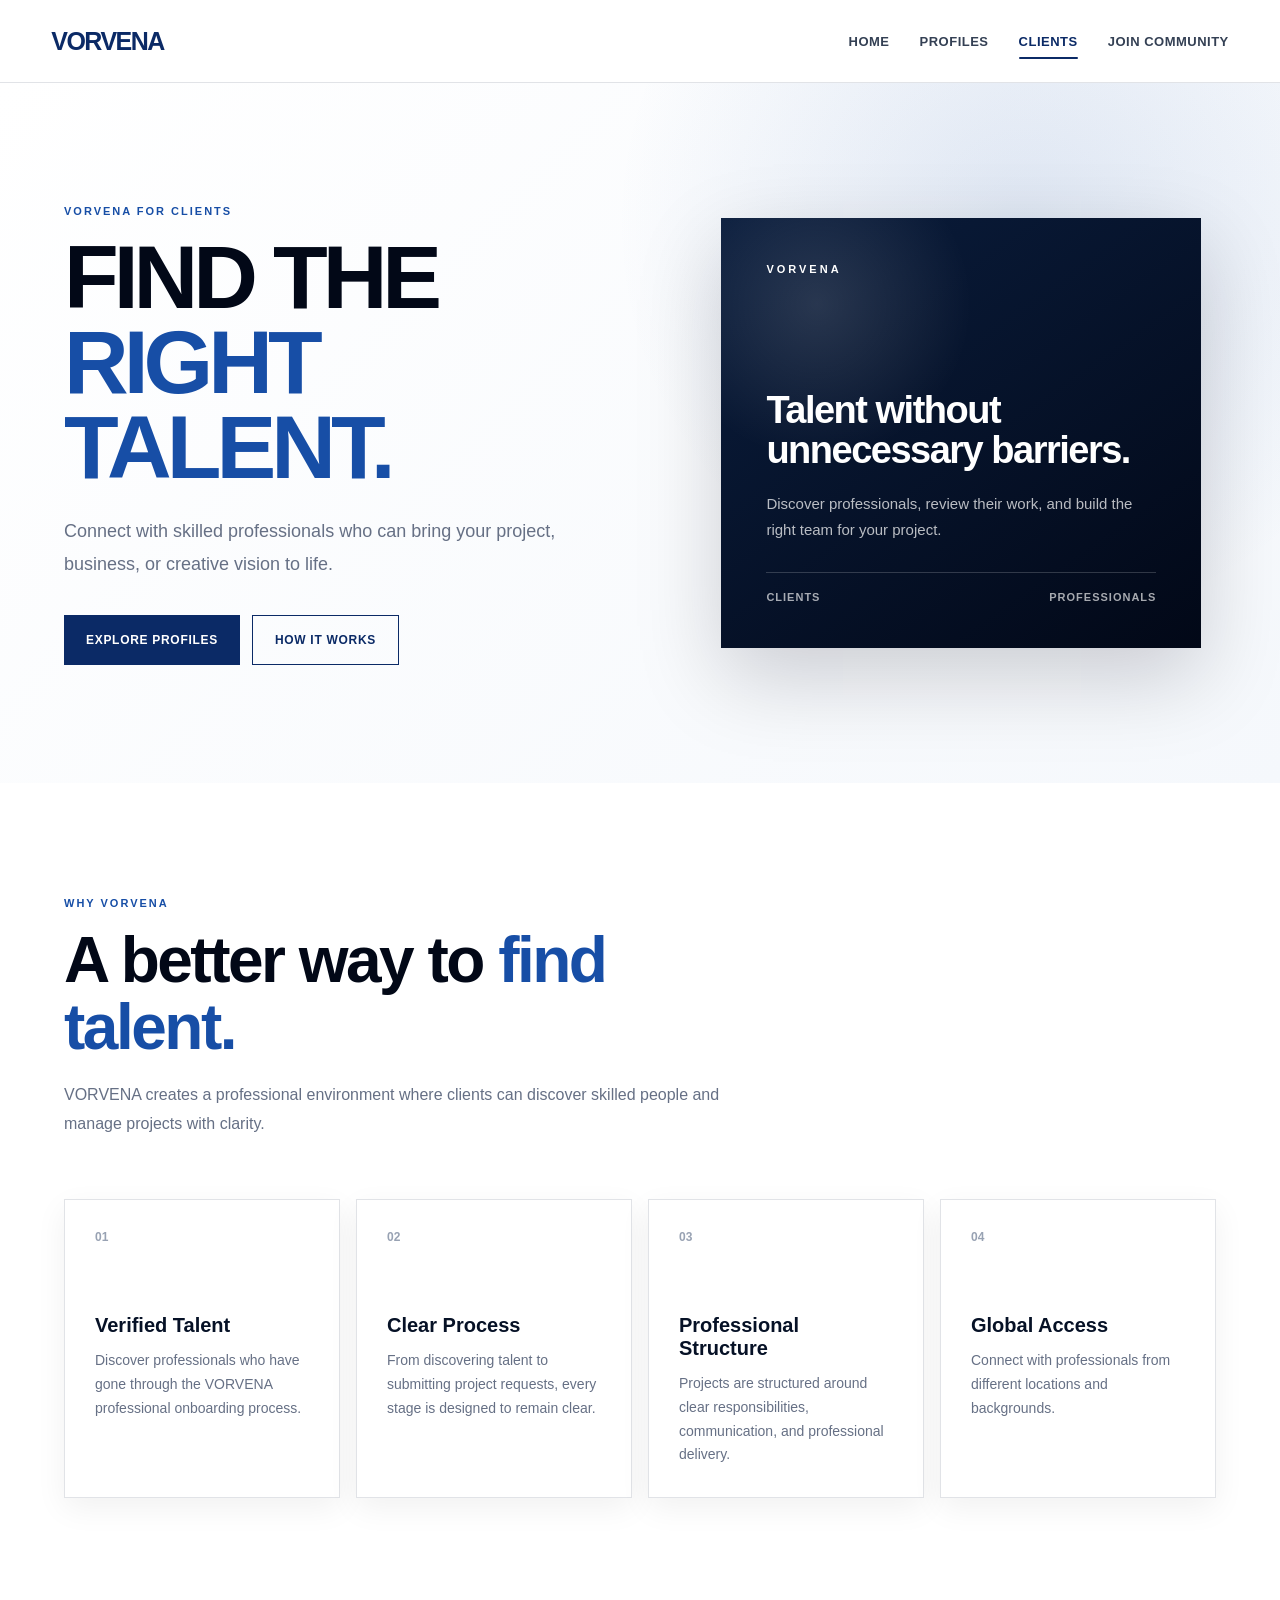
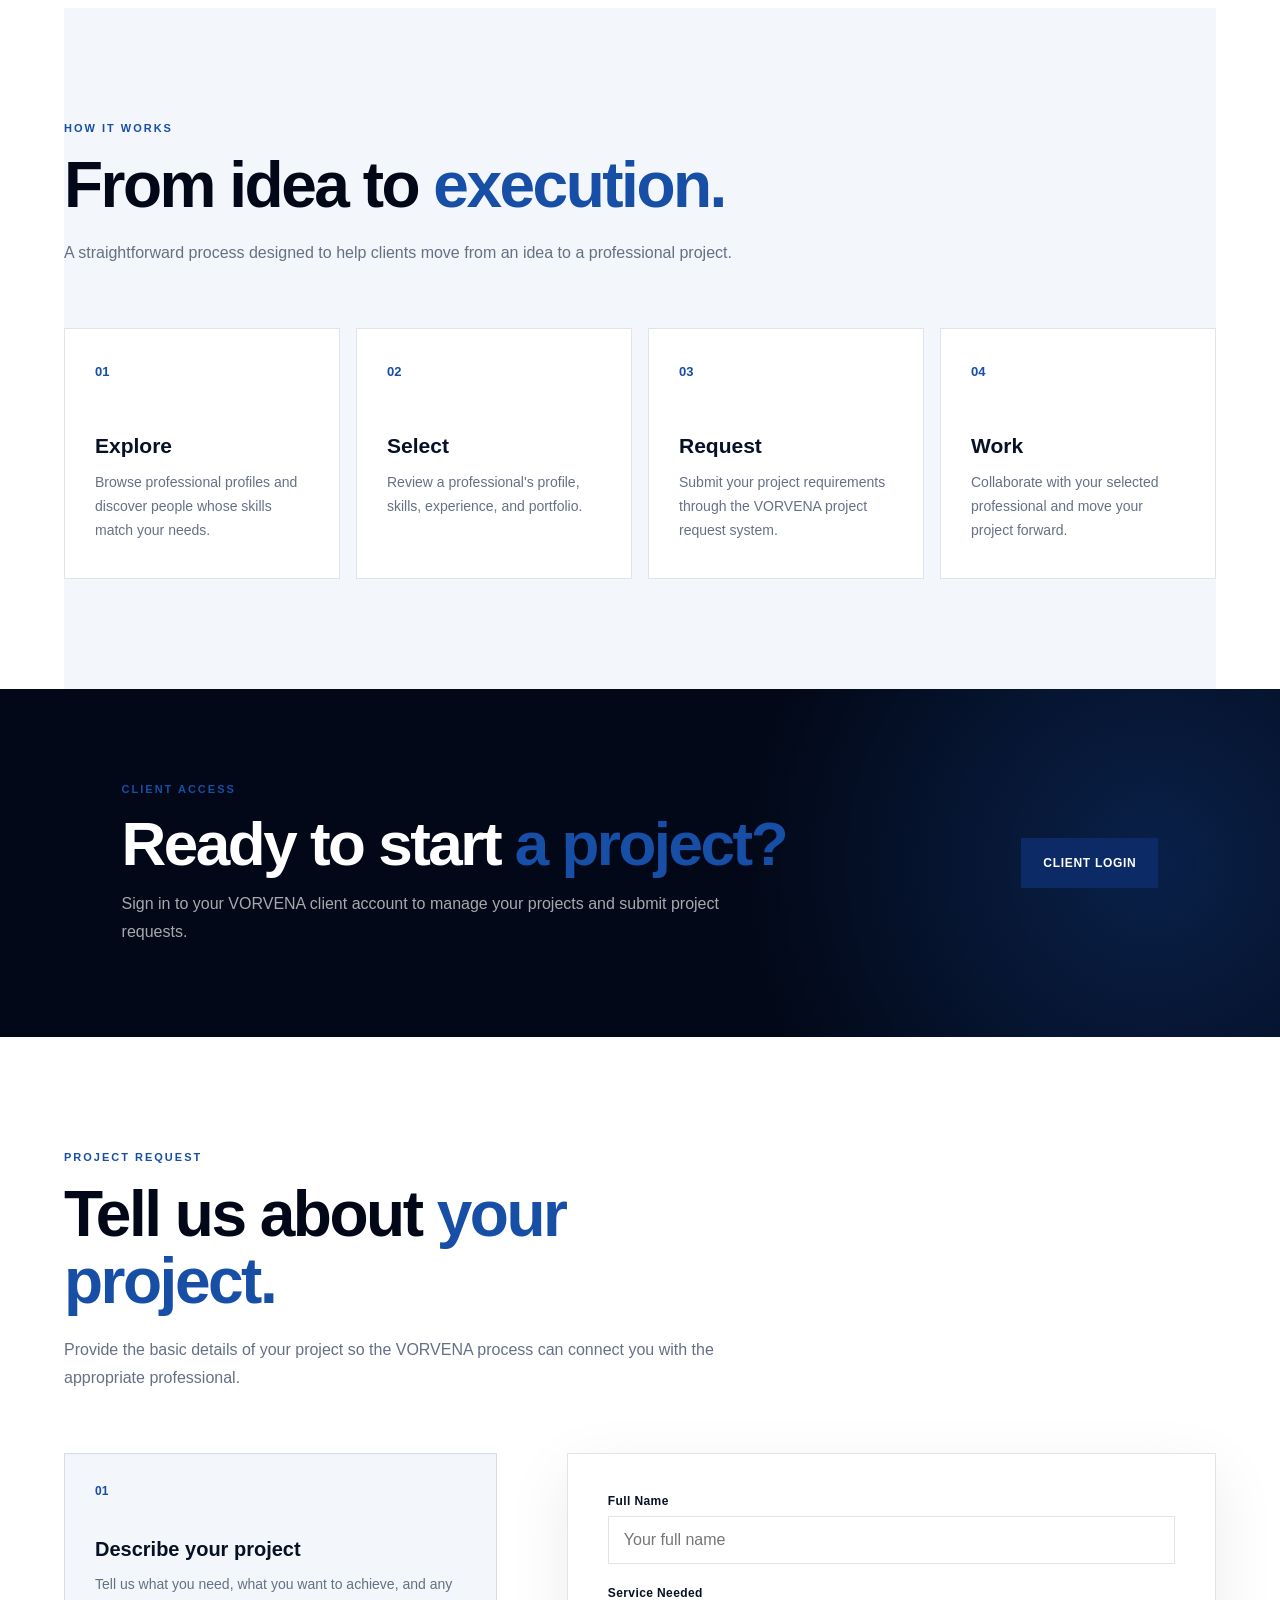
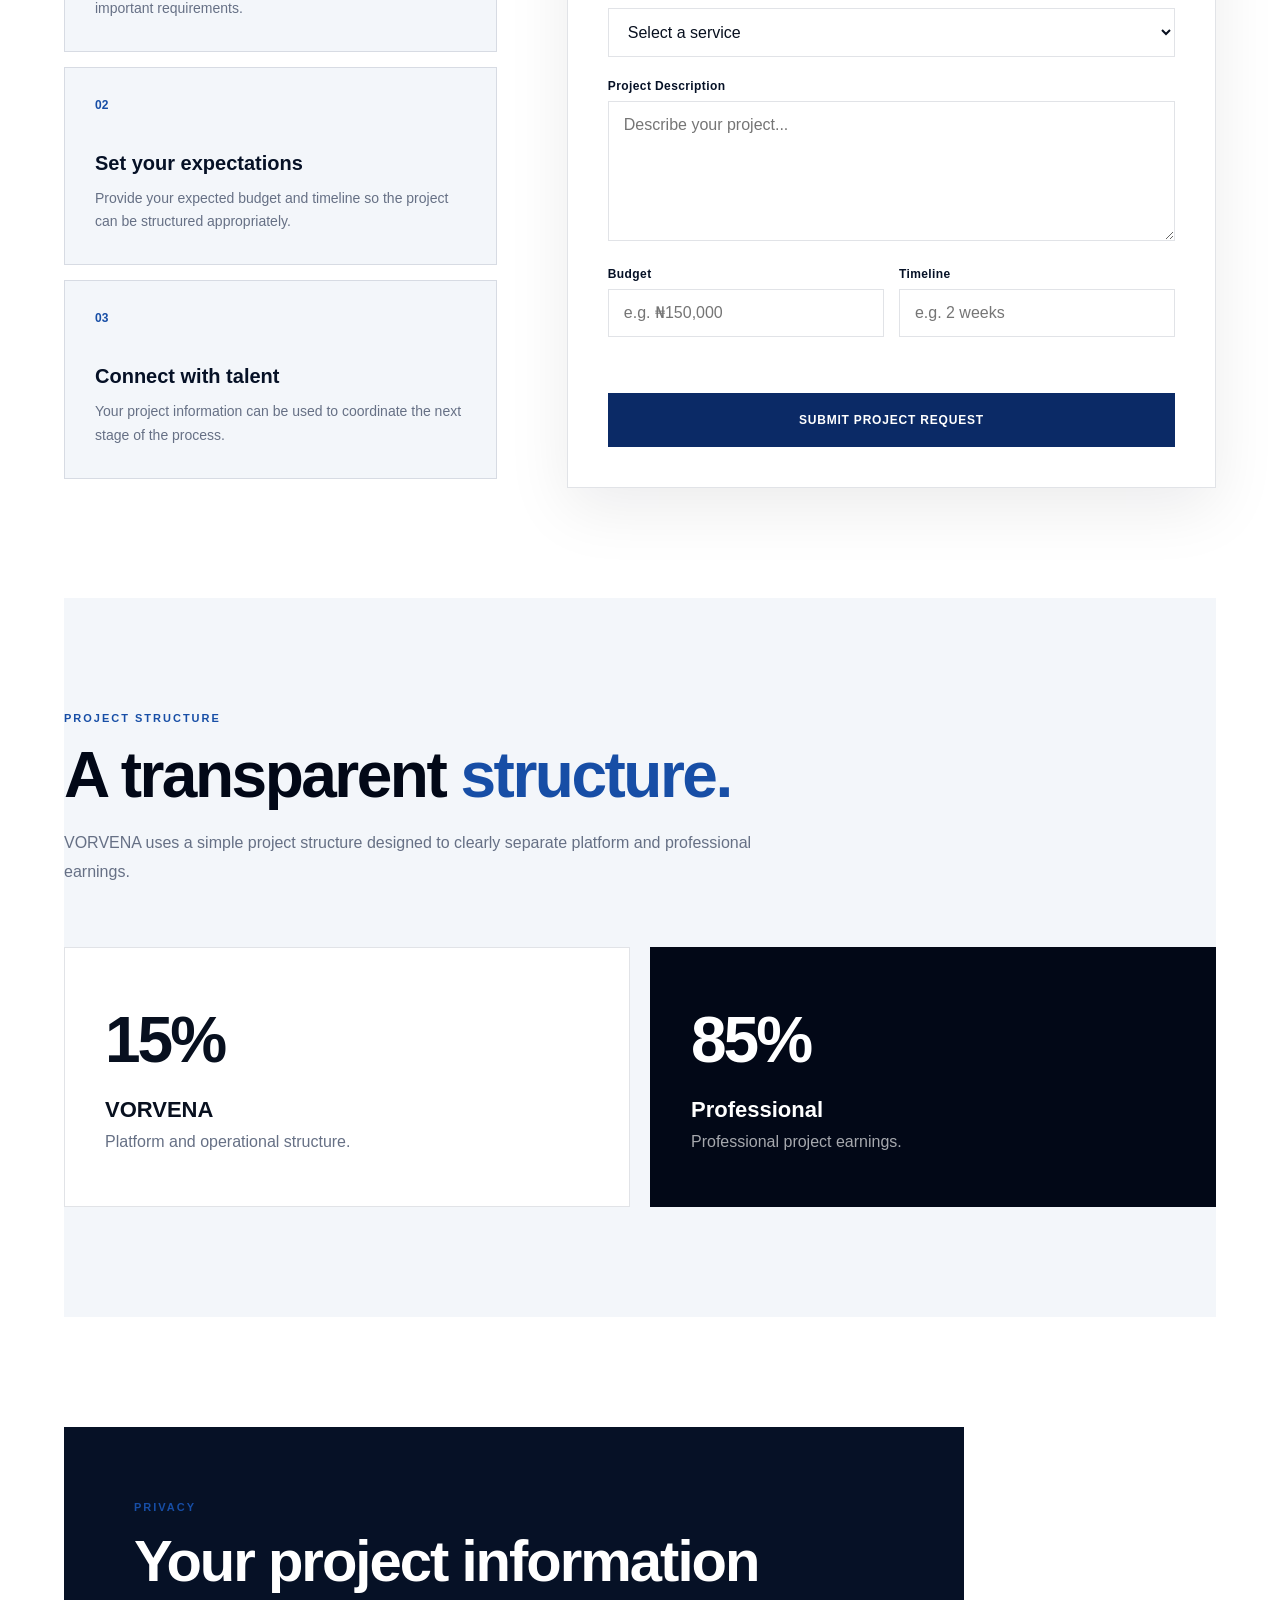
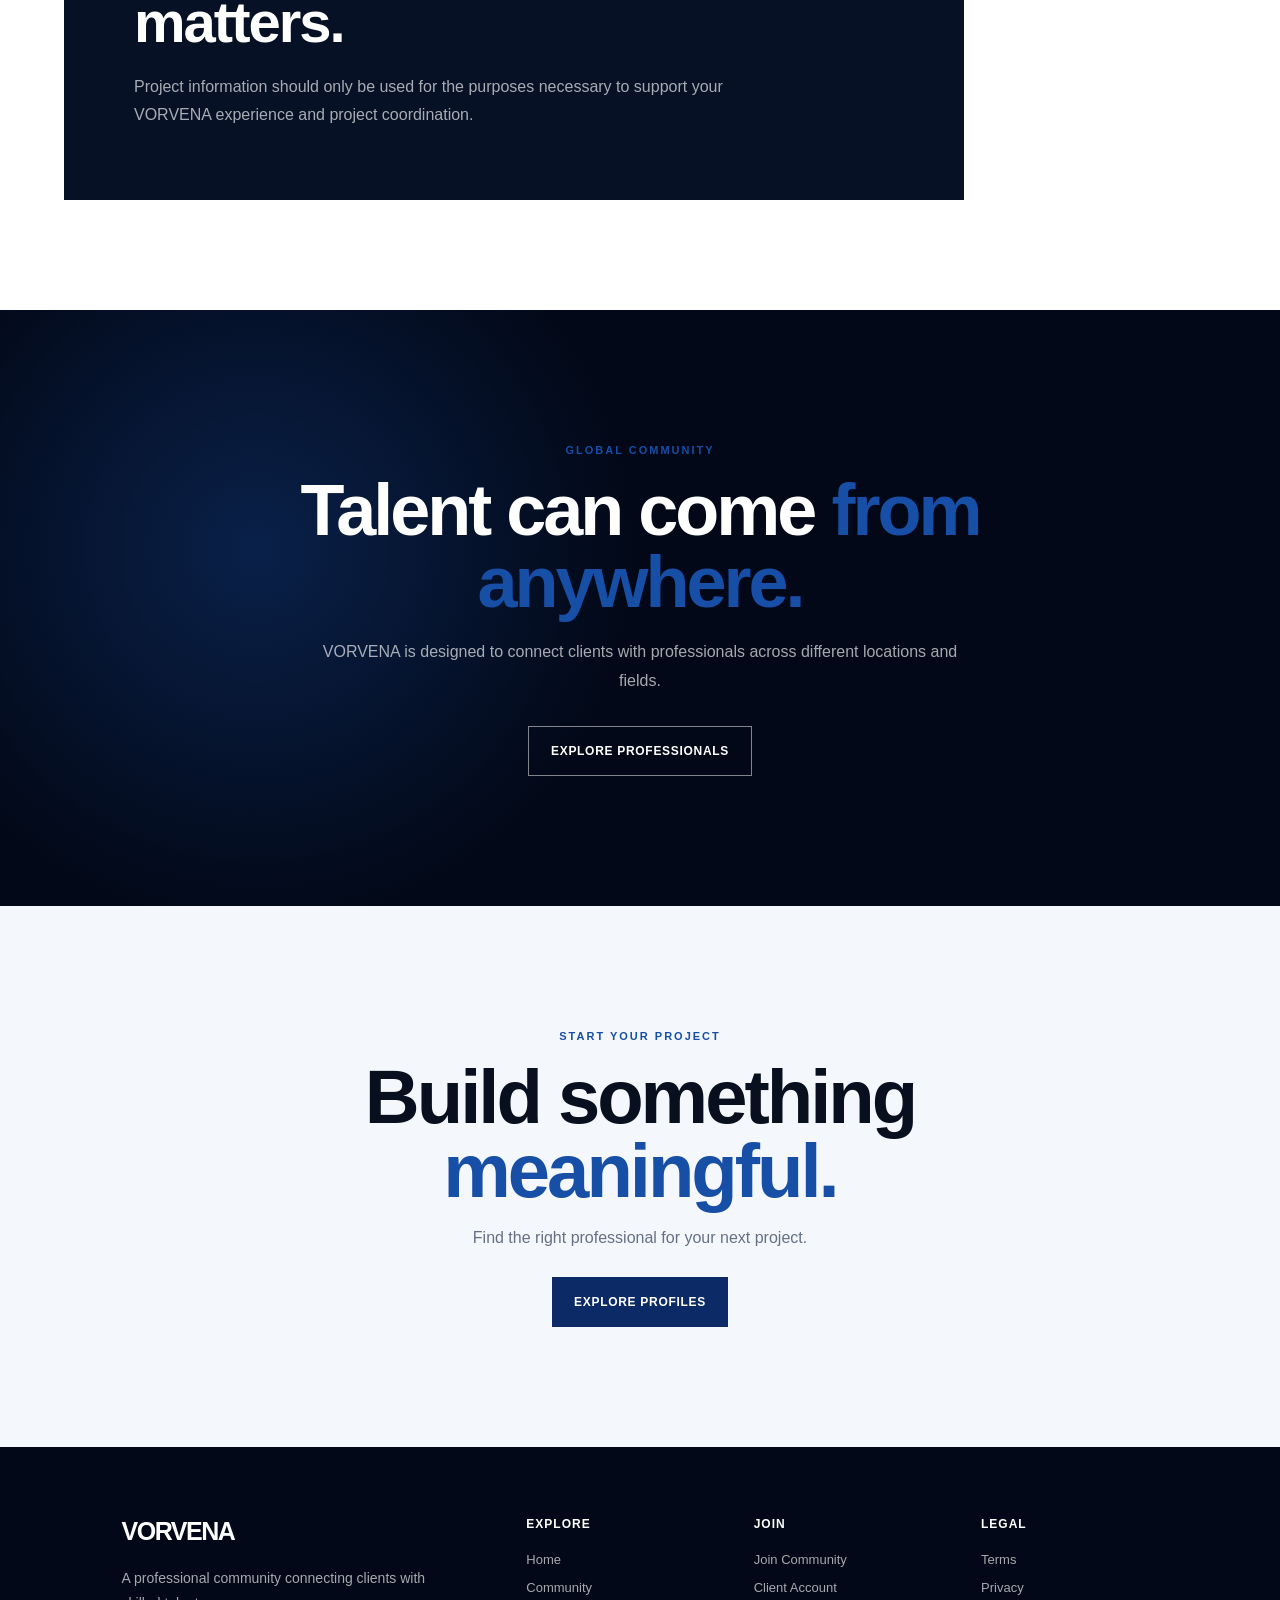
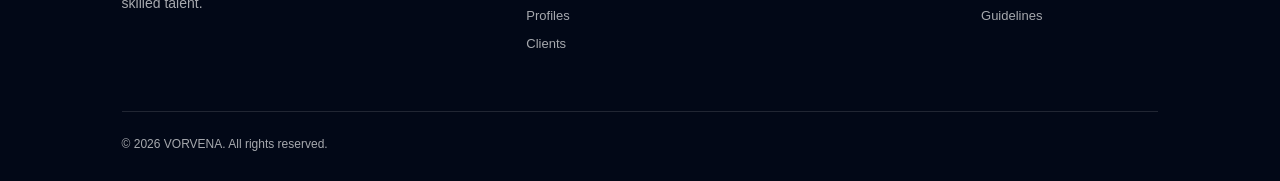
<file: clients.html>
<!DOCTYPE html>
<html lang="en">

<head>
    <meta charset="UTF-8">
    <meta
        name="viewport"
        content="width=device-width, initial-scale=1.0"
    >

    <title>Clients | VORVENA</title>

    <link rel="stylesheet" href="clients.css">
</head>


<body>

<header class="site-header">

    <div class="nav-container">

        <a
            href="index.html"
            class="logo"
        >
            VORVENA
        </a>


        <!-- DESKTOP NAV -->

        <nav
            class="desktop-nav"
            id="desktopNav"
            aria-label="Main navigation"
        >

            <a
                href="index.html"
                class="nav-link"
            >
                Home
            </a>

            <a
                href="profiles.html"
                class="nav-link"
            >
                Profiles
            </a>

            <a
                href="clients.html"
                class="nav-link"
            >
                Clients
            </a>


            <!-- Dashboard is controlled by JS -->

            <a
                href="#"
                class="nav-link dashboard-link"
                id="dashboardNavLink"
                hidden
            >
                Dashboard
            </a>


            <a
                href="join.html"
                class="nav-link"
            >
                Join Community
            </a>

        </nav>


        <!-- MOBILE MENU BUTTON -->

        <button
            class="menu-btn"
            id="menuBtn"
            type="button"
            aria-label="Open menu"
            aria-expanded="false"
            aria-controls="mobileNav"
        >
            <span></span>
            <span></span>
        </button>

    </div>


    <!-- MOBILE NAV -->

    <nav
        class="mobile-nav"
        id="mobileNav"
        aria-label="Mobile navigation"
    >

        <a
            href="index.html"
            class="nav-link"
        >
            Home
        </a>

        <a
            href="profiles.html"
            class="nav-link"
        >
            Profiles
        </a>

        <a
            href="clients.html"
            class="nav-link"
        >
            Clients
        </a>


        <!-- Dashboard is controlled by JS -->

        <a
            href="#"
            class="nav-link dashboard-link"
            id="mobileDashboardNavLink"
            hidden
        >
            Dashboard
        </a>


        <a
            href="join.html"
            class="nav-link"
        >
            Join Community
        </a>

    </nav>

</header>



<main>

    <!-- =========================================
         HERO
    ========================================== -->

    <section class="hero-section">

        <div class="hero-content">

            <span class="eyebrow">
                VORVENA FOR CLIENTS
            </span>

            <h1>
                FIND THE
                <span>RIGHT TALENT.</span>
            </h1>

            <p>
                Connect with skilled professionals who can bring your
                project, business, or creative vision to life.
            </p>

            <div class="hero-actions">

                <a
                    href="profiles.html"
                    class="primary-btn"
                >
                    Explore Profiles
                </a>

                <a
                    href="#how-it-works"
                    class="secondary-btn"
                >
                    How It Works
                </a>

            </div>

        </div>


        <div class="hero-visual">

            <div class="hero-card">

                <span class="card-label">
                    VORVENA
                </span>

                <h3>
                    Talent without
                    unnecessary barriers.
                </h3>

                <p>
                    Discover professionals, review their work,
                    and build the right team for your project.
                </p>

                <div class="card-line"></div>

                <div class="hero-card-footer">

                    <span>
                        Clients
                    </span>

                    <span>
                        Professionals
                    </span>

                </div>

            </div>

        </div>

    </section>



    <!-- =========================================
         WHY VORVENA
    ========================================== -->

    <section class="section why-section">

        <div class="section-heading">

            <span class="eyebrow">
                WHY VORVENA
            </span>

            <h2>
                A better way to
                <span>find talent.</span>
            </h2>

            <p>
                VORVENA creates a professional environment where
                clients can discover skilled people and manage
                projects with clarity.
            </p>

        </div>


        <div class="feature-grid">

            <article class="feature-card">

                <span class="feature-number">
                    01
                </span>

                <h3>
                    Verified Talent
                </h3>

                <p>
                    Discover professionals who have gone through
                    the VORVENA professional onboarding process.
                </p>

            </article>


            <article class="feature-card">

                <span class="feature-number">
                    02
                </span>

                <h3>
                    Clear Process
                </h3>

                <p>
                    From discovering talent to submitting project
                    requests, every stage is designed to remain clear.
                </p>

            </article>


            <article class="feature-card">

                <span class="feature-number">
                    03
                </span>

                <h3>
                    Professional Structure
                </h3>

                <p>
                    Projects are structured around clear responsibilities,
                    communication, and professional delivery.
                </p>

            </article>


            <article class="feature-card">

                <span class="feature-number">
                    04
                </span>

                <h3>
                    Global Access
                </h3>

                <p>
                    Connect with professionals from different
                    locations and backgrounds.
                </p>

            </article>

        </div>

    </section>



    <!-- =========================================
         HOW IT WORKS
    ========================================== -->

    <section
        class="section process-section"
        id="how-it-works"
    >

        <div class="section-heading">

            <span class="eyebrow">
                HOW IT WORKS
            </span>

            <h2>
                From idea to
                <span>execution.</span>
            </h2>

            <p>
                A straightforward process designed to help clients
                move from an idea to a professional project.
            </p>

        </div>


        <div class="process-grid">

            <article class="process-card">

                <span class="process-number">
                    01
                </span>

                <h3>
                    Explore
                </h3>

                <p>
                    Browse professional profiles and discover
                    people whose skills match your needs.
                </p>

            </article>


            <article class="process-card">

                <span class="process-number">
                    02
                </span>

                <h3>
                    Select
                </h3>

                <p>
                    Review a professional's profile, skills,
                    experience, and portfolio.
                </p>

            </article>


            <article class="process-card">

                <span class="process-number">
                    03
                </span>

                <h3>
                    Request
                </h3>

                <p>
                    Submit your project requirements through
                    the VORVENA project request system.
                </p>

            </article>


            <article class="process-card">

                <span class="process-number">
                    04
                </span>

                <h3>
                    Work
                </h3>

                <p>
                    Collaborate with your selected professional
                    and move your project forward.
                </p>

            </article>

        </div>

    </section>



    <!-- =========================================
         CLIENT ACCESS
    ========================================== -->

    <section class="access-section">

        <div class="access-content">

            <div>

                <span class="eyebrow">
                    CLIENT ACCESS
                </span>

                <h2>
                    Ready to start
                    <span>a project?</span>
                </h2>

                <p>
                    Sign in to your VORVENA client account to manage
                    your projects and submit project requests.
                </p>

            </div>


            <a
                href="login.html"
                class="primary-btn"
            >
                Client Login
            </a>

        </div>

    </section>



    <!-- =========================================
         PROJECT REQUEST
    ========================================== -->

    <section
        class="section request-section"
        id="project-request"
    >

        <div class="section-heading">

            <span class="eyebrow">
                PROJECT REQUEST
            </span>

            <h2>
                Tell us about
                <span>your project.</span>
            </h2>

            <p>
                Provide the basic details of your project so the
                VORVENA process can connect you with the appropriate
                professional.
            </p>

        </div>


        <div class="request-layout">

            <div class="request-info">

                <div class="request-info-card">

                    <span class="info-number">
                        01
                    </span>

                    <h3>
                        Describe your project
                    </h3>

                    <p>
                        Tell us what you need, what you want to achieve,
                        and any important requirements.
                    </p>

                </div>


                <div class="request-info-card">

                    <span class="info-number">
                        02
                    </span>

                    <h3>
                        Set your expectations
                    </h3>

                    <p>
                        Provide your expected budget and timeline
                        so the project can be structured appropriately.
                    </p>

                </div>


                <div class="request-info-card">

                    <span class="info-number">
                        03
                    </span>

                    <h3>
                        Connect with talent
                    </h3>

                    <p>
                        Your project information can be used to
                        coordinate the next stage of the process.
                    </p>

                </div>

            </div>



            <!-- PROJECT FORM -->

            <form
                class="project-form"
                id="projectRequestForm"
                action="https://formspree.io/f/mjyvjyly"
                method="POST"
            >

                <input
                    type="hidden"
                    name="_subject"
                    id="projectSubject"
                    value="New VORVENA Project Request"
                >


                <input
                    type="hidden"
                    name="clientEmail"
                    id="clientEmail"
                >


                <input
                    type="hidden"
                    name="clientAccountType"
                    value="client"
                >


                <input
                    type="hidden"
                    name="selectedProfessional"
                    id="selectedProfessional"
                >


                <div
                    class="selected-professional"
                    id="selectedProfessionalBox"
                    hidden
                >

                    <span>
                        SELECTED PROFESSIONAL
                    </span>

                    <strong id="selectedProfessionalName">
                        —
                    </strong>

                    <small id="selectedProfessionalDetails">
                        —
                    </small>

                </div>



                <div class="form-group">

                    <label for="clientName">
                        Full Name
                    </label>

                    <input
                        type="text"
                        id="clientName"
                        name="clientName"
                        placeholder="Your full name"
                        required
                    >

                </div>



                <div class="form-group">

                    <label for="service">
                        Service Needed
                    </label>

                    <select
                        id="service"
                        name="service"
                        required
                    >

                        <option value="">
                            Select a service
                        </option>

                        <option value="Web Development">
                            Web Development
                        </option>

                        <option value="Graphic Design">
                            Graphic Design
                        </option>

                        <option value="Branding">
                            Branding
                        </option>

                        <option value="Social Media Management">
                            Social Media Management
                        </option>

                        <option value="Marketing">
                            Marketing
                        </option>

                        <option value="Content Creation">
                            Content Creation
                        </option>

                        <option value="Other">
                            Other
                        </option>

                    </select>

                </div>



                <div class="form-group">

                    <label for="projectDescription">
                        Project Description
                    </label>

                    <textarea
                        id="projectDescription"
                        name="projectDescription"
                        rows="6"
                        placeholder="Describe your project..."
                        required
                    ></textarea>

                </div>



                <div class="form-row">

                    <div class="form-group">

                        <label for="budget">
                            Budget
                        </label>

                        <input
                            type="text"
                            id="budget"
                            name="budget"
                            placeholder="e.g. ₦150,000"
                            required
                        >

                    </div>


                    <div class="form-group">

                        <label for="timeline">
                            Timeline
                        </label>

                        <input
                            type="text"
                            id="timeline"
                            name="timeline"
                            placeholder="e.g. 2 weeks"
                            required
                        >

                    </div>

                </div>



                <div
                    class="form-message"
                    id="formMessage"
                    role="status"
                    aria-live="polite"
                ></div>



                <button
                    type="submit"
                    class="submit-btn"
                    id="submitProjectBtn"
                >
                    SUBMIT PROJECT REQUEST
                </button>

            </form>

        </div>

    </section>



    <!-- =========================================
         PROJECT STRUCTURE
    ========================================== -->

    <section class="section structure-section">

        <div class="section-heading">

            <span class="eyebrow">
                PROJECT STRUCTURE
            </span>

            <h2>
                A transparent
                <span>structure.</span>
            </h2>

            <p>
                VORVENA uses a simple project structure designed
                to clearly separate platform and professional earnings.
            </p>

        </div>


        <div class="structure-grid">

            <article class="structure-card">

                <span class="structure-percentage">
                    15%
                </span>

                <h3>
                    VORVENA
                </h3>

                <p>
                    Platform and operational structure.
                </p>

            </article>


            <article class="structure-card featured">

                <span class="structure-percentage">
                    85%
                </span>

                <h3>
                    Professional
                </h3>

                <p>
                    Professional project earnings.
                </p>

            </article>

        </div>

    </section>



    <!-- =========================================
         PRIVACY
    ========================================== -->

    <section class="section privacy-section">

        <div class="privacy-box">

            <span class="eyebrow">
                PRIVACY
            </span>

            <h2>
                Your project
                information matters.
            </h2>

            <p>
                Project information should only be used for the
                purposes necessary to support your VORVENA experience
                and project coordination.
            </p>

        </div>

    </section>



    <!-- =========================================
         GLOBAL COMMUNITY
    ========================================== -->

    <section class="global-section">

        <div class="global-content">

            <span class="eyebrow">
                GLOBAL COMMUNITY
            </span>

            <h2>
                Talent can come
                <span>from anywhere.</span>
            </h2>

            <p>
                VORVENA is designed to connect clients with
                professionals across different locations and fields.
            </p>

            <a
                href="profiles.html"
                class="secondary-btn"
            >
                Explore Professionals
            </a>

        </div>

    </section>



    <!-- =========================================
         CTA
    ========================================== -->

    <section class="cta-section">

        <div class="cta-content">

            <span class="eyebrow">
                START YOUR PROJECT
            </span>

            <h2>
                Build something
                <span>meaningful.</span>
            </h2>

            <p>
                Find the right professional for your next project.
            </p>

            <a
                href="profiles.html"
                class="primary-btn"
            >
                Explore Profiles
            </a>

        </div>

    </section>

</main>



<!-- =========================================
     FOOTER
========================================== -->

<footer class="site-footer">

    <div class="footer-grid">

        <div class="footer-brand">

            <a
                href="index.html"
                class="logo"
            >
                VORVENA
            </a>

            <p>
                A professional community connecting clients
                with skilled talent.
            </p>

        </div>


        <div class="footer-column">

            <h4>
                Explore
            </h4>

            <a href="index.html">
                Home
            </a>

            <a href="community.html">
                Community
            </a>

            <a href="profiles.html">
                Profiles
            </a>

            <a href="clients.html">
                Clients
            </a>

        </div>


        <div class="footer-column">

            <h4>
                Join
            </h4>

            <a href="join.html">
                Join Community
            </a>

            <a href="client-signup.html">
                Client Account
            </a>

        </div>


        <div class="footer-column">

            <h4>
                Legal
            </h4>

            <a href="#">
                Terms
            </a>

            <a href="#">
                Privacy
            </a>

            <a href="#">
                Guidelines
            </a>

        </div>

    </div>


    <div class="footer-bottom">

        <p>
            © 2026 VORVENA. All rights reserved.
        </p>

    </div>

</footer>



<script src="clients.js?v=5"></script>

</body>
</html>
</file>
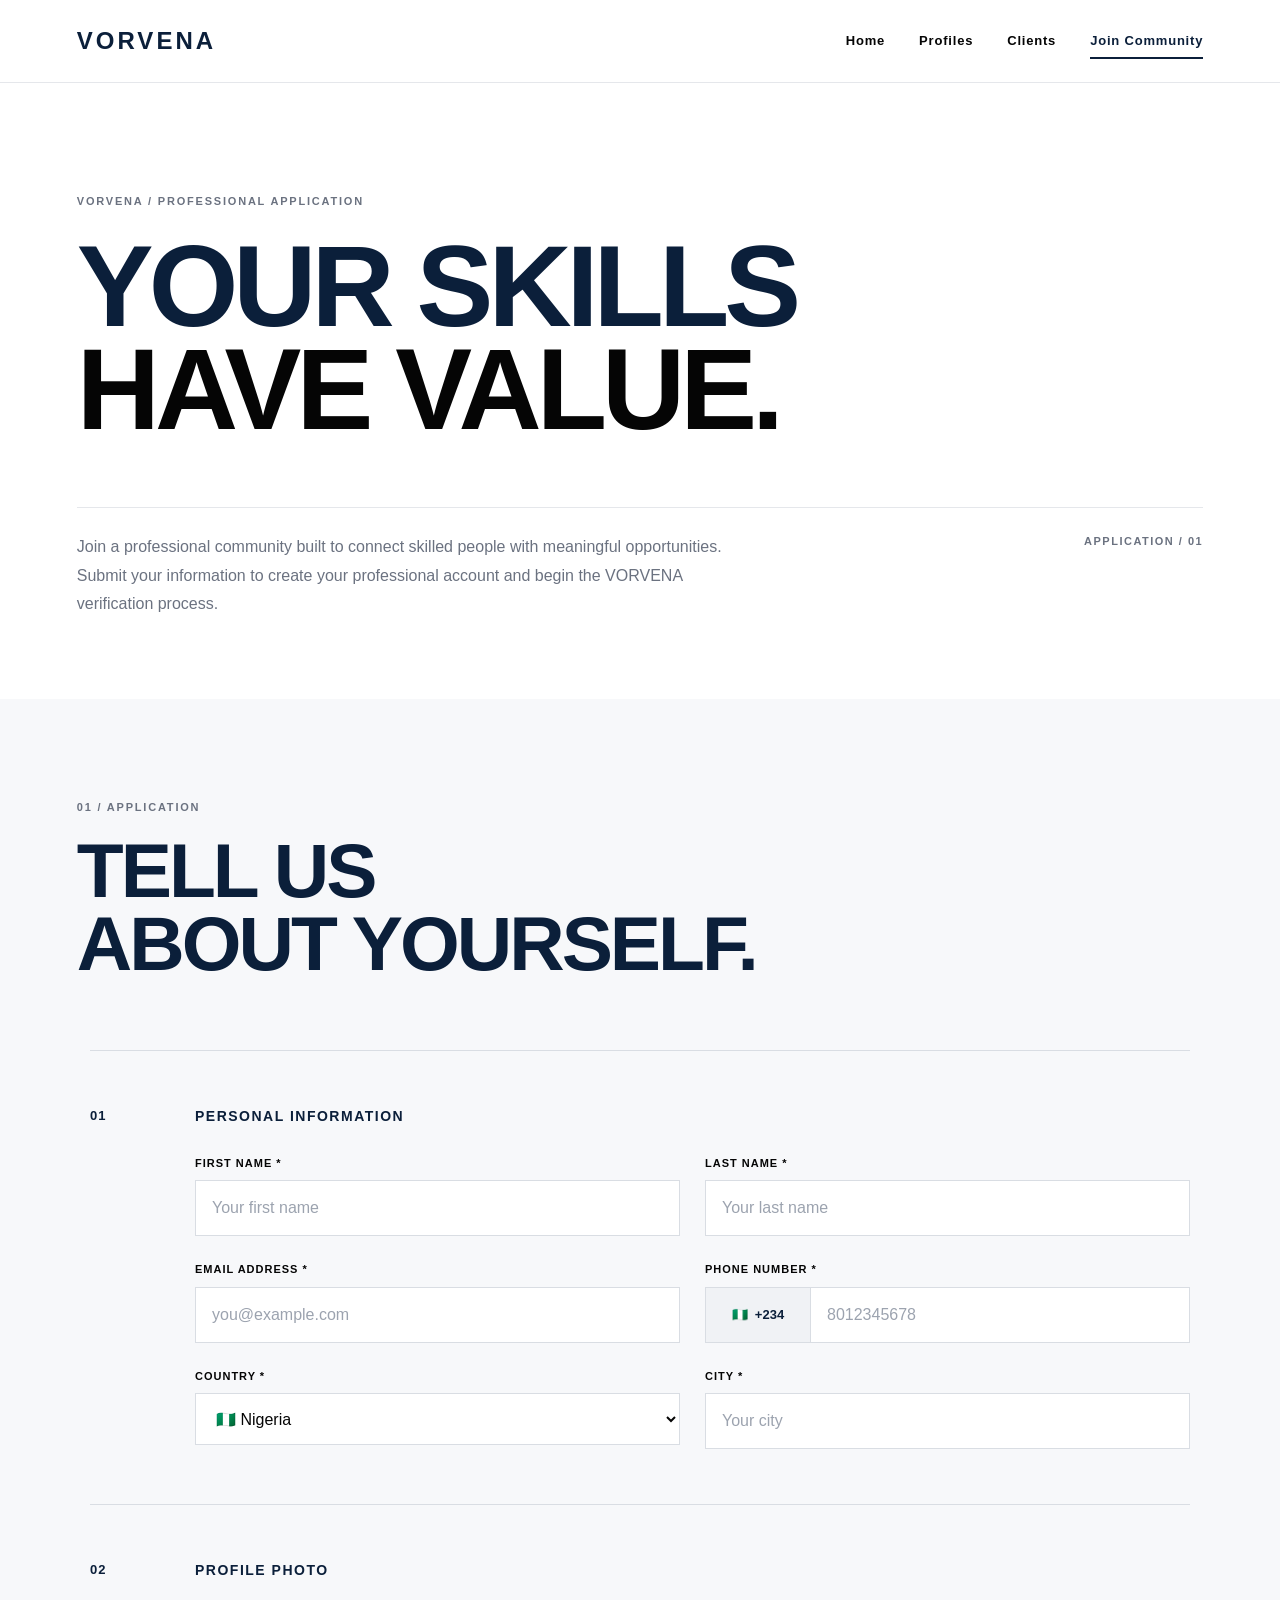
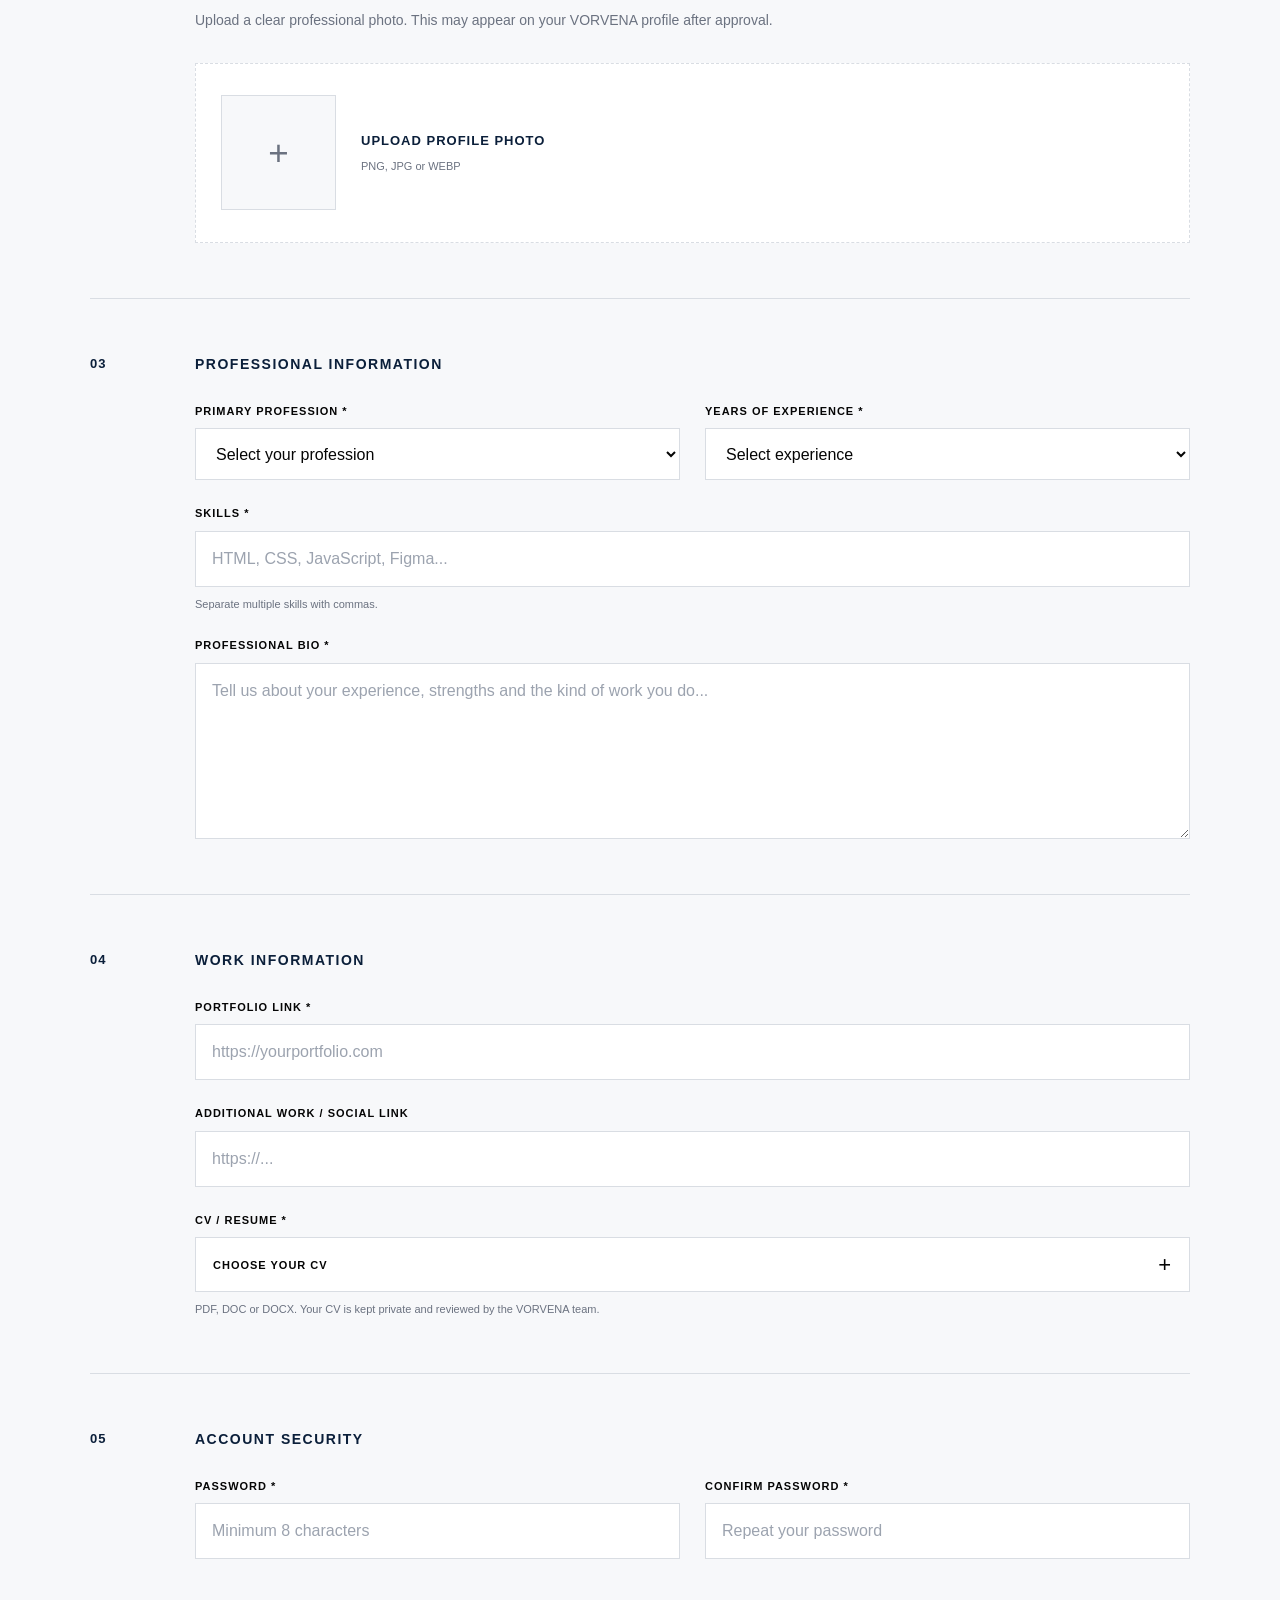
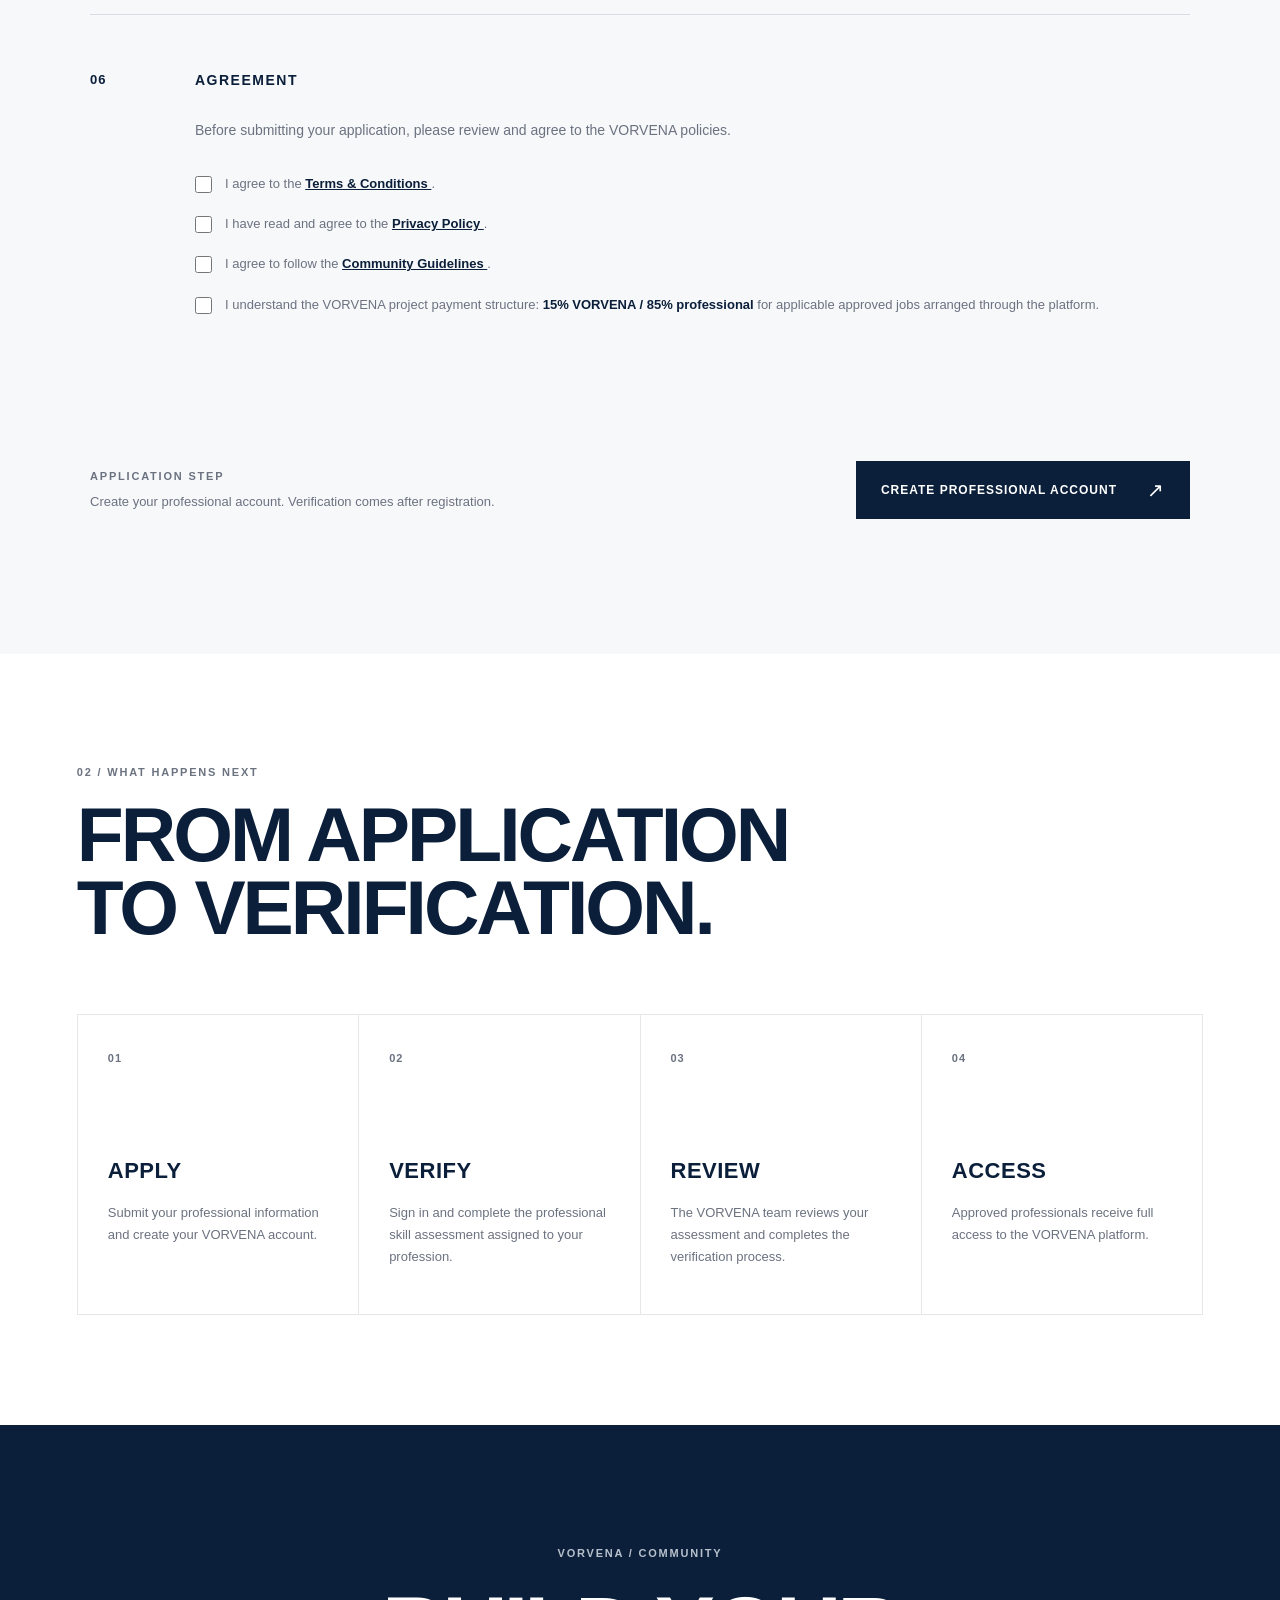
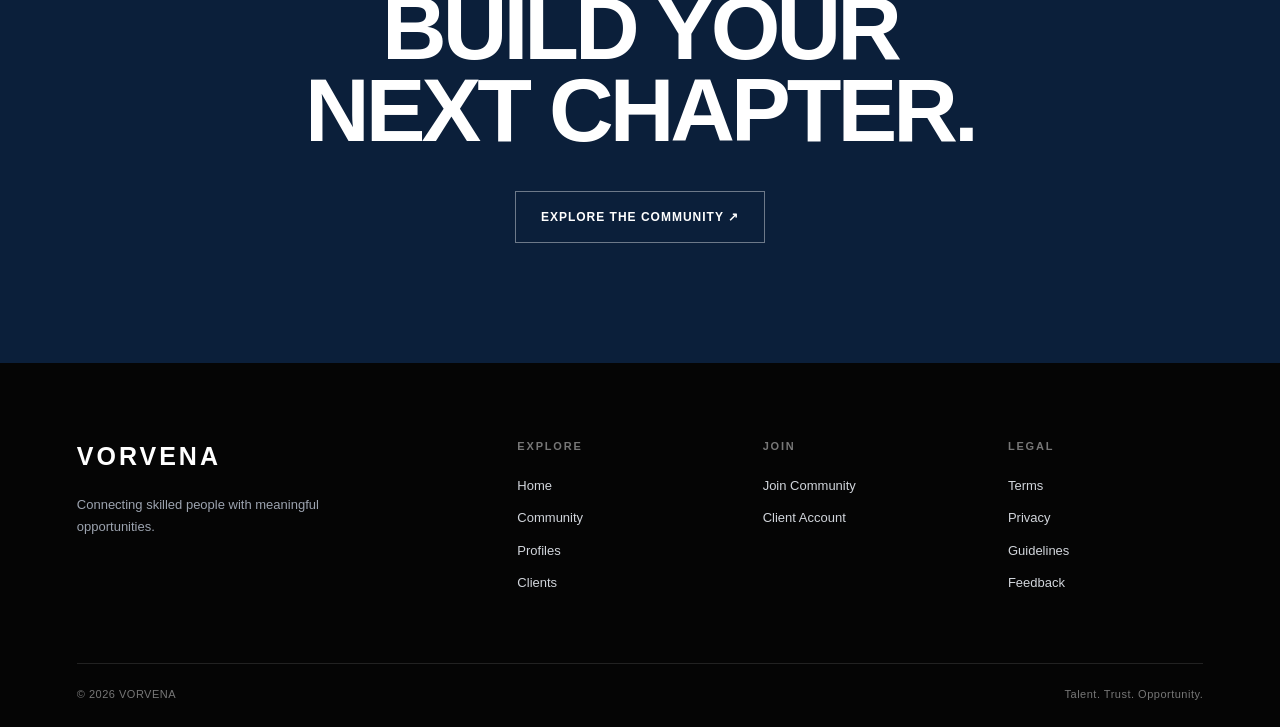
<file: join.html>
<!DOCTYPE html>
<html lang="en">

<head>
    <meta charset="UTF-8">
    <meta name="viewport" content="width=device-width, initial-scale=1.0">

    <title>Join Community | VORVENA</title>

    <link rel="stylesheet" href="./join.css">
</head>

<body>

<header class="site-header">

    <div class="nav-container">

        <a href="index.html" class="logo">
            VORVENA
        </a>

        <nav class="nav-links" id="navLinks" aria-label="Main navigation">

            <a href="index.html" class="nav-link">
                Home
            </a>

            <a href="profiles.html" class="nav-link">
                Profiles
            </a>

            <a href="clients.html" class="nav-link">
                Clients
            </a>

            <a
                href="#"
                class="nav-link dashboard-link"
                id="dashboardNavLink">
                Dashboard
            </a>

            <a href="join.html" class="nav-link">
                Join Community
            </a>

        </nav>

        <button
            class="menu-btn"
            id="menuBtn"
            type="button"
            aria-label="Open menu"
            aria-expanded="false"
            aria-controls="navLinks">

            <span></span>
            <span></span>

        </button>

    </div>

</header>


<main>

    <!-- HERO -->

    <section class="join-hero">

        <div class="hero-label">
            VORVENA / PROFESSIONAL APPLICATION
        </div>

        <h1>
            YOUR SKILLS
            <span>HAVE VALUE.</span>
        </h1>

        <div class="hero-bottom">

            <p>
                Join a professional community built to connect
                skilled people with meaningful opportunities.
                Submit your information to create your professional
                account and begin the VORVENA verification process.
            </p>

            <span>
                APPLICATION / 01
            </span>

        </div>

    </section>


    <!-- APPLICATION -->

    <section class="application-section">

        <div class="section-heading">

            <span>
                01 / APPLICATION
            </span>

            <h2>
                TELL US<br>
                ABOUT YOURSELF.
            </h2>

        </div>


        <div class="form-area">

            <form id="joinForm" novalidate>

                <!-- PERSONAL INFORMATION -->

                <div class="form-section">

                    <div class="section-number">
                        01
                    </div>

                    <div class="section-content">

                        <div class="form-section-title">
                            PERSONAL INFORMATION
                        </div>

                        <div class="form-grid two-columns">

                            <div class="form-group">
                                <label for="firstName">
                                    FIRST NAME *
                                </label>

                                <input
                                    type="text"
                                    id="firstName"
                                    name="firstName"
                                    placeholder="Your first name"
                                    autocomplete="given-name"
                                    required>
                            </div>


                            <div class="form-group">
                                <label for="lastName">
                                    LAST NAME *
                                </label>

                                <input
                                    type="text"
                                    id="lastName"
                                    name="lastName"
                                    placeholder="Your last name"
                                    autocomplete="family-name"
                                    required>
                            </div>


                            <div class="form-group">
                                <label for="email">
                                    EMAIL ADDRESS *
                                </label>

                                <input
                                    type="email"
                                    id="email"
                                    name="email"
                                    placeholder="you@example.com"
                                    autocomplete="email"
                                    required>
                            </div>


                            <div class="form-group">
                                <label for="phone">
                                    PHONE NUMBER *
                                </label>

                                <div class="phone-input">

                                    <div class="phone-code-box">
                                        <span id="selectedFlag">🇳🇬</span>
                                        <span id="phoneCode">+234</span>
                                    </div>

                                    <input
                                        type="tel"
                                        id="phone"
                                        name="phone"
                                        placeholder="8012345678"
                                        autocomplete="tel-national"
                                        inputmode="tel"
                                        required>

                                </div>
                            </div>


                            <div class="form-group">
                                <label for="country">
                                    COUNTRY *
                                </label>

                                <select
                                    id="country"
                                    name="country"
                                    autocomplete="country-name"
                                    required>

                                    <option value="">
                                        Select your country
                                    </option>

                                </select>
                            </div>


                            <div class="form-group">
                                <label for="city">
                                    CITY *
                                </label>

                                <input
                                    type="text"
                                    id="city"
                                    name="city"
                                    placeholder="Your city"
                                    autocomplete="address-level2"
                                    required>
                            </div>

                        </div>

                    </div>

                </div>


                <!-- PROFILE PHOTO -->

                <div class="form-section">

                    <div class="section-number">
                        02
                    </div>

                    <div class="section-content">

                        <div class="form-section-title">
                            PROFILE PHOTO
                        </div>

                        <p class="section-description">
                            Upload a clear professional photo.
                            This may appear on your VORVENA profile
                            after approval.
                        </p>

                        <div class="upload-area">

                            <label
                                for="profilePicture"
                                class="upload-box">

                                <div
                                    class="image-preview"
                                    id="imagePreview">

                                    <span>+</span>

                                </div>

                                <div class="upload-text">

                                    <strong>
                                        UPLOAD PROFILE PHOTO
                                    </strong>

                                    <small>
                                        PNG, JPG or WEBP
                                    </small>

                                </div>

                            </label>

                            <input
                                type="file"
                                id="profilePicture"
                                name="profilePicture"
                                accept="image/png,image/jpeg,image/webp"
                                required>

                        </div>

                    </div>

                </div>


                <!-- PROFESSIONAL INFORMATION -->

                <div class="form-section">

                    <div class="section-number">
                        03
                    </div>

                    <div class="section-content">

                        <div class="form-section-title">
                            PROFESSIONAL INFORMATION
                        </div>

                        <div class="form-grid two-columns">

                            <div class="form-group">

                                <label for="profession">
                                    PRIMARY PROFESSION *
                                </label>

                                <select
                                    id="profession"
                                    name="profession"
                                    required>

                                    <option value="">
                                        Select your profession
                                    </option>

                                    <option value="Frontend Developer">
                                        Frontend Developer
                                    </option>

                                    <option value="Backend Developer">
                                        Backend Developer
                                    </option>

                                    <option value="Full Stack Developer">
                                        Full Stack Developer
                                    </option>

                                    <option value="Graphic Designer">
                                        Graphic Designer
                                    </option>

                                    <option value="Motion Designer">
                                        Motion Designer
                                    </option>

                                    <option value="UI/UX Designer">
                                        UI/UX Designer
                                    </option>

                                    <option value="Social Media Manager">
                                        Social Media Manager
                                    </option>

                                    <option value="Affiliate Marketer">
                                        Affiliate Marketer
                                    </option>

                                    <option value="Technical Writer">
                                        Technical Writer
                                    </option>

                                    <option value="DevOps / Cloud Engineer">
                                        DevOps / Cloud Engineer
                                    </option>

                                    <option value="AI / Machine Learning Engineer">
                                        AI / Machine Learning Engineer
                                    </option>

                                    <option value="Photographer">
                                        Photographer
                                    </option>

                                    <option value="QA / Software Tester">
                                        QA / Software Tester
                                    </option>

                                    <option value="Writer">
                                        Writer
                                    </option>

                                    <option value="Data Analyst">
                                        Data Analyst
                                    </option>

                                    <option value="Digital Marketer">
                                        Digital Marketer
                                    </option>

                                    <option value="Cyber Security">
                                        Cyber Security
                                    </option>

                                    <option value="Other">
                                        Other
                                    </option>

                                </select>

                            </div>


                            <div class="form-group">

                                <label for="experience">
                                    YEARS OF EXPERIENCE *
                                </label>

                                <select
                                    id="experience"
                                    name="experience"
                                    required>

                                    <option value="">
                                        Select experience
                                    </option>

                                    <option value="Less than 1 year">
                                        Less than 1 year
                                    </option>

                                    <option value="1–2 years">
                                        1–2 years
                                    </option>

                                    <option value="3–5 years">
                                        3–5 years
                                    </option>

                                    <option value="6–10 years">
                                        6–10 years
                                    </option>

                                    <option value="10+ years">
                                        10+ years
                                    </option>

                                </select>

                            </div>


                            <div class="form-group full-width">

                                <label for="skills">
                                    SKILLS *
                                </label>

                                <input
                                    type="text"
                                    id="skills"
                                    name="skills"
                                    placeholder="HTML, CSS, JavaScript, Figma..."
                                    required>

                                <small class="field-note">
                                    Separate multiple skills with commas.
                                </small>

                            </div>


                            <div class="form-group full-width">

                                <label for="bio">
                                    PROFESSIONAL BIO *
                                </label>

                                <textarea
                                    id="bio"
                                    name="bio"
                                    rows="6"
                                    placeholder="Tell us about your experience, strengths and the kind of work you do..."
                                    required></textarea>

                            </div>

                        </div>

                    </div>

                </div>


                <!-- WORK INFORMATION -->

                <div class="form-section">

                    <div class="section-number">
                        04
                    </div>

                    <div class="section-content">

                        <div class="form-section-title">
                            WORK INFORMATION
                        </div>

                        <div class="form-grid">

                            <div class="form-group">

                                <label for="portfolio">
                                    PORTFOLIO LINK *
                                </label>

                                <input
                                    type="url"
                                    id="portfolio"
                                    name="portfolio"
                                    placeholder="https://yourportfolio.com"
                                    required>

                            </div>


                            <div class="form-group">

                                <label for="additionalLink">
                                    ADDITIONAL WORK / SOCIAL LINK
                                </label>

                                <input
                                    type="url"
                                    id="additionalLink"
                                    name="additionalLink"
                                    placeholder="https://...">

                            </div>


                            <div class="form-group">

                                <label for="cv">
                                    CV / RESUME *
                                </label>

                                <div class="file-input-wrapper">

                                    <input
                                        type="file"
                                        id="cv"
                                        name="cv"
                                        accept=".pdf,.doc,.docx"
                                        required>

                                    <label
                                        for="cv"
                                        class="file-label">

                                        <span id="cvName">
                                            CHOOSE YOUR CV
                                        </span>

                                        <span>+</span>

                                    </label>

                                </div>

                                <small class="field-note">
                                    PDF, DOC or DOCX. Your CV is kept private
                                    and reviewed by the VORVENA team.
                                </small>

                            </div>

                        </div>

                    </div>

                </div>


                <!-- ACCOUNT -->

                <div class="form-section">

                    <div class="section-number">
                        05
                    </div>

                    <div class="section-content">

                        <div class="form-section-title">
                            ACCOUNT SECURITY
                        </div>

                        <div class="form-grid two-columns">

                            <div class="form-group">

                                <label for="password">
                                    PASSWORD *
                                </label>

                                <input
                                    type="password"
                                    id="password"
                                    name="password"
                                    placeholder="Minimum 8 characters"
                                    minlength="8"
                                    autocomplete="new-password"
                                    required>

                            </div>


                            <div class="form-group">

                                <label for="confirmPassword">
                                    CONFIRM PASSWORD *
                                </label>

                                <input
                                    type="password"
                                    id="confirmPassword"
                                    name="confirmPassword"
                                    placeholder="Repeat your password"
                                    minlength="8"
                                    autocomplete="new-password"
                                    required>

                            </div>

                        </div>

                    </div>

                </div>


                <!-- AGREEMENT -->

                <div class="form-section agreement-section">

                    <div class="section-number">
                        06
                    </div>

                    <div class="section-content">

                        <div class="form-section-title">
                            AGREEMENT
                        </div>

                        <p class="section-description">
                            Before submitting your application, please
                            review and agree to the VORVENA policies.
                        </p>

                        <div class="agreement-list">

                            <label class="agreement-item">

                                <input
                                    type="checkbox"
                                    id="terms"
                                    name="terms"
                                    required>

                                <span>
                                    I agree to the
                                    <a
                                        href="./terms.html"
                                        target="_blank">
                                        Terms & Conditions
                                    </a>.
                                </span>

                            </label>


                            <label class="agreement-item">

                                <input
                                    type="checkbox"
                                    id="privacy"
                                    name="privacy"
                                    required>

                                <span>
                                    I have read and agree to the
                                    <a
                                        href="./privacy.html"
                                        target="_blank">
                                        Privacy Policy
                                    </a>.
                                </span>

                            </label>


                            <label class="agreement-item">

                                <input
                                    type="checkbox"
                                    id="guidelines"
                                    name="guidelines"
                                    required>

                                <span>
                                    I agree to follow the
                                    <a
                                        href="./guidelines.html"
                                        target="_blank">
                                        Community Guidelines
                                    </a>.
                                </span>

                            </label>


                            <label class="agreement-item">

                                <input
                                    type="checkbox"
                                    id="paymentAgreement"
                                    name="paymentAgreement"
                                    required>

                                <span>
                                    I understand the VORVENA project
                                    payment structure:
                                    <strong>
                                        15% VORVENA / 85% professional
                                    </strong>
                                    for applicable approved jobs arranged
                                    through the platform.
                                </span>

                            </label>

                        </div>

                    </div>

                </div>


                <!-- SUBMIT -->

                <div class="submit-area">

                    <div>

                        <span class="submit-label">
                            APPLICATION STEP
                        </span>

                        <p>
                            Create your professional account.
                            Verification comes after registration.
                        </p>

                    </div>


                    <button
                        type="submit"
                        class="submit-btn">

                        <span>
                            CREATE PROFESSIONAL ACCOUNT
                        </span>

                        <span class="submit-arrow">
                            ↗
                        </span>

                    </button>

                </div>


                <div
                    class="form-message"
                    id="formMessage"
                    aria-live="polite">
                </div>

            </form>

        </div>

    </section>


    <!-- WHAT HAPPENS NEXT -->

    <section class="process-section">

        <div class="process-heading">

            <span>
                02 / WHAT HAPPENS NEXT
            </span>

            <h2>
                FROM APPLICATION<br>
                TO VERIFICATION.
            </h2>

        </div>


        <div class="process-grid">

            <div class="process-card">
                <span>01</span>

                <h3>
                    APPLY
                </h3>

                <p>
                    Submit your professional information
                    and create your VORVENA account.
                </p>
            </div>


            <div class="process-card">
                <span>02</span>

                <h3>
                    VERIFY
                </h3>

                <p>
                    Sign in and complete the professional
                    skill assessment assigned to your profession.
                </p>
            </div>


            <div class="process-card">
                <span>03</span>

                <h3>
                    REVIEW
                </h3>

                <p>
                    The VORVENA team reviews your assessment
                    and completes the verification process.
                </p>
            </div>


            <div class="process-card">
                <span>04</span>

                <h3>
                    ACCESS
                </h3>

                <p>
                    Approved professionals receive full
                    access to the VORVENA platform.
                </p>
            </div>

        </div>

    </section>


    <!-- CTA -->

    <section class="join-cta">

        <span>
            VORVENA / COMMUNITY
        </span>

        <h2>
            BUILD YOUR<br>
            NEXT CHAPTER.
        </h2>

        <a href="./profiles.html">
            EXPLORE THE COMMUNITY ↗
        </a>

    </section>

</main>


<!-- FOOTER -->

<footer class="site-footer">

    <div class="footer-top">

        <div class="footer-brand">

            <a href="./index.html">
                VORVENA
            </a>

            <p>
                Connecting skilled people with
                meaningful opportunities.
            </p>

        </div>


        <div class="footer-column">

            <span>
                EXPLORE
            </span>

            <a href="./index.html">
                Home
            </a>

            <a href="./community.html">
                Community
            </a>

            <a href="./profiles.html">
                Profiles
            </a>

            <a href="./clients.html">
                Clients
            </a>

        </div>


        <div class="footer-column">

            <span>
                JOIN
            </span>

            <a href="./join.html">
                Join Community
            </a>

            <a href="./client-signup.html">
                Client Account
            </a>

        </div>


        <div class="footer-column">

            <span>
                LEGAL
            </span>

            <a href="./terms.html">
                Terms
            </a>

            <a href="./privacy.html">
                Privacy
            </a>

            <a href="./guidelines.html">
                Guidelines
            </a>

            <a href="./feedback.html">
                Feedback
            </a>

        </div>

    </div>


    <div class="footer-bottom">

        <span>
            © 2026 VORVENA
        </span>

        <span>
            Talent. Trust. Opportunity.
        </span>

    </div>

</footer>


<script src="./join.js"></script>

</body>
</html>
</file>
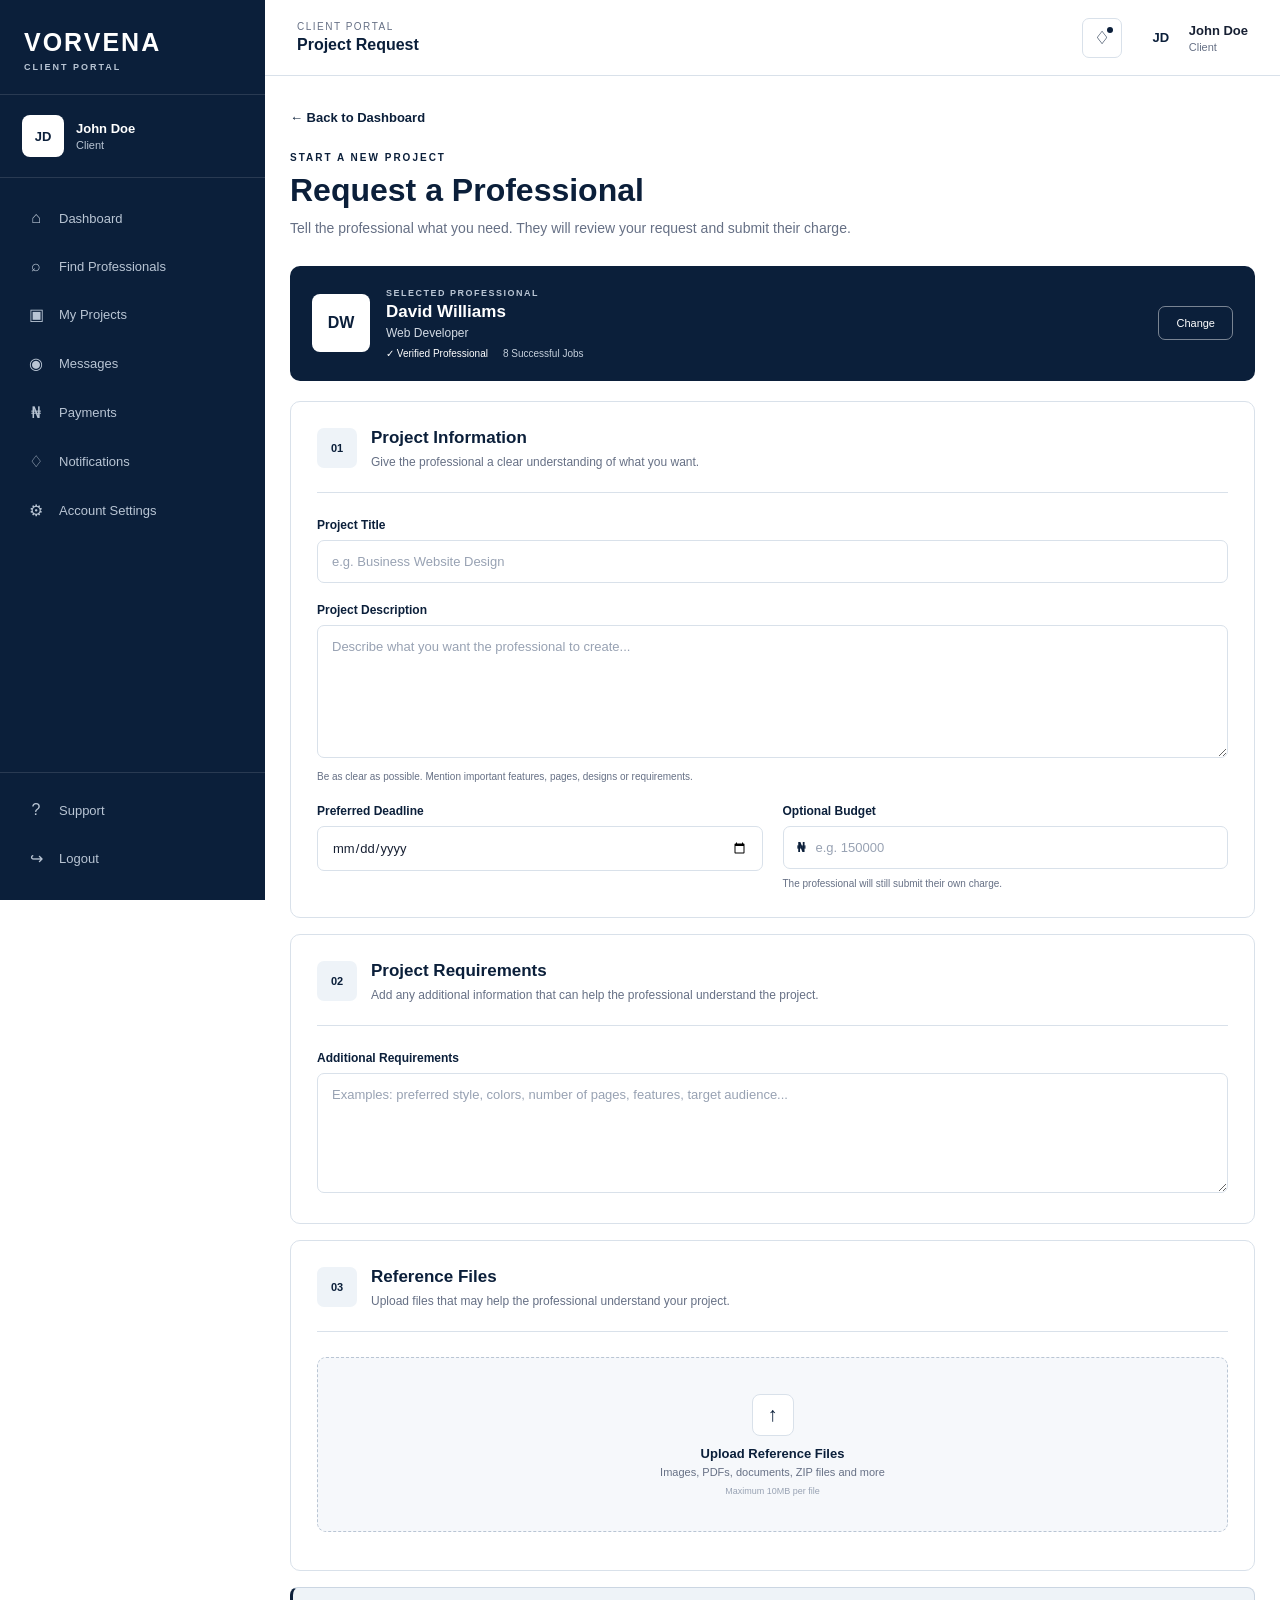
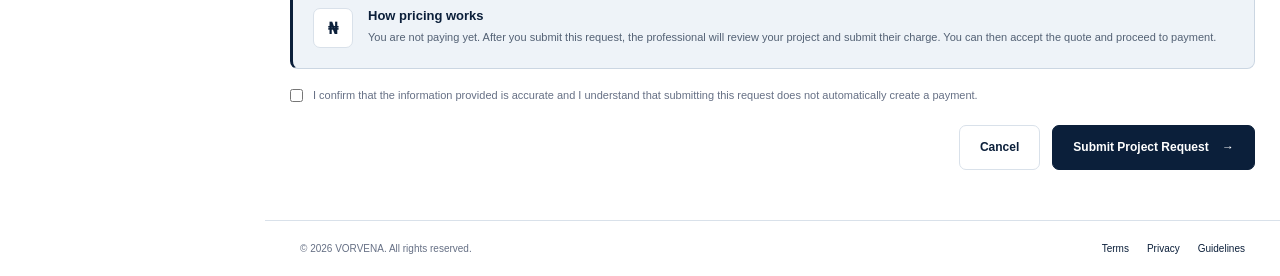
<file: payment.html>
<!DOCTYPE html>
<html lang="en">

<head>
    <meta charset="UTF-8">
    <meta name="viewport" content="width=device-width, initial-scale=1.0">

    <title>Payment | VORVENA</title>

    <link rel="stylesheet" href="payment.css">
</head>

<body>

    <!-- =========================
         HEADER
    ========================== -->

    <header class="payment-header">

        <div class="header-inner">

            <a href="index.html" class="logo">
                VORVENA
            </a>

            <div class="secure-header">
                <span class="lock-icon">🔒</span>
                <span>Secure Payment</span>
            </div>

        </div>

    </header>


    <!-- =========================
         MAIN
    ========================== -->

    <main class="payment-page">

        <div class="payment-container">


            <!-- =========================
                 BACK BUTTON
            ========================== -->

            <a href="project-request.html" class="back-button">
                ← Back to Project Request
            </a>


            <!-- =========================
                 PAGE INTRO
            ========================== -->

            <section class="payment-intro">

                <span class="payment-label">
                    PAYMENT
                </span>

                <h1>
                    Complete Your Payment
                </h1>

                <p>
                    Secure your project payment to begin working with your selected VORVENA professional.
                </p>

            </section>


            <div class="payment-layout">


                <!-- =========================
                     LEFT SIDE
                ========================== -->

                <section class="payment-main">


                    <!-- PROFESSIONAL -->

                    <div class="payment-card professional-card">

                        <div class="section-heading">

                            <div>
                                <span class="small-label">
                                    PROFESSIONAL
                                </span>

                                <h2 id="professionalName">
                                    Professional
                                </h2>

                                <p id="professionalProfession">
                                    Professional Service
                                </p>
                            </div>

                            <span class="verified-badge">
                                ✓ Verified
                            </span>

                        </div>

                    </div>


                    <!-- PROJECT -->

                    <div class="payment-card">

                        <div class="card-title">
                            <h2>Project Details</h2>
                        </div>

                        <div class="project-details">

                            <div class="detail-row">
                                <span>Project</span>
                                <strong id="projectTitle">
                                    —
                                </strong>
                            </div>

                            <div class="detail-row">
                                <span>Deadline</span>
                                <strong id="projectDeadline">
                                    —
                                </strong>
                            </div>

                            <div class="detail-row">
                                <span>Project ID</span>
                                <strong id="projectId">
                                    —
                                </strong>
                            </div>

                        </div>

                    </div>


                    <!-- PAYMENT METHODS -->

                    <div class="payment-card">

                        <div class="card-title">

                            <div>
                                <h2>Choose Payment Method</h2>

                                <p>
                                    Select your preferred payment method.
                                </p>
                            </div>

                        </div>


                        <div class="payment-methods">

                            <!-- CARD -->

                            <button
                                type="button"
                                class="payment-method active"
                                data-method="card"
                            >

                                <span class="method-icon">
                                    💳
                                </span>

                                <span class="method-content">
                                    <strong>Card</strong>
                                    <small>
                                        Pay securely with your debit or credit card
                                    </small>
                                </span>

                                <span class="method-check">
                                    ✓
                                </span>

                            </button>


                            <!-- TRANSFER -->

                            <button
                                type="button"
                                class="payment-method"
                                data-method="transfer"
                            >

                                <span class="method-icon">
                                    🏦
                                </span>

                                <span class="method-content">
                                    <strong>Bank Transfer</strong>
                                    <small>
                                        Transfer directly to the payment account
                                    </small>
                                </span>

                                <span class="method-check">
                                    ✓
                                </span>

                            </button>


                            <!-- USSD -->

                            <button
                                type="button"
                                class="payment-method"
                                data-method="ussd"
                            >

                                <span class="method-icon">
                                    📱
                                </span>

                                <span class="method-content">
                                    <strong>USSD</strong>
                                    <small>
                                        Pay using your bank's USSD service
                                    </small>
                                </span>

                                <span class="method-check">
                                    ✓
                                </span>

                            </button>

                        </div>


                        <!-- =========================
                             CARD PAYMENT
                        ========================== -->

                        <div
                            class="payment-panel active"
                            id="cardPanel"
                        >

                            <div class="secure-notice">

                                <span>🔒</span>

                                <p>
                                    Your card details are securely processed by our payment provider.
                                    VORVENA does not store your CVV.
                                </p>

                            </div>


                            <div class="form-group">

                                <label for="cardName">
                                    Cardholder Name
                                </label>

                                <input
                                    type="text"
                                    id="cardName"
                                    placeholder="Name on card"
                                    autocomplete="cc-name"
                                >

                            </div>


                            <div class="form-group">

                                <label for="cardNumber">
                                    Card Number
                                </label>

                                <input
                                    type="text"
                                    id="cardNumber"
                                    placeholder="0000 0000 0000 0000"
                                    maxlength="19"
                                    inputmode="numeric"
                                    autocomplete="cc-number"
                                >

                            </div>


                            <div class="card-input-row">

                                <div class="form-group">

                                    <label for="expiry">
                                        Expiry Date
                                    </label>

                                    <input
                                        type="text"
                                        id="expiry"
                                        placeholder="MM / YY"
                                        maxlength="7"
                                        inputmode="numeric"
                                        autocomplete="cc-exp"
                                    >

                                </div>


                                <div class="form-group">

                                    <label for="cvv">
                                        CVV
                                    </label>

                                    <input
                                        type="password"
                                        id="cvv"
                                        placeholder="•••"
                                        maxlength="4"
                                        inputmode="numeric"
                                        autocomplete="cc-csc"
                                    >

                                </div>

                            </div>


                            <p class="payment-provider-note">
                                In the live version, these card fields will be securely handled through Paystack.
                            </p>

                        </div>


                        <!-- =========================
                             TRANSFER PAYMENT
                        ========================== -->

                        <div
                            class="payment-panel"
                            id="transferPanel"
                        >

                            <div class="transfer-intro">

                                <span class="large-method-icon">
                                    🏦
                                </span>

                                <div>

                                    <h3>
                                        Bank Transfer
                                    </h3>

                                    <p>
                                        Transfer the exact amount shown below.
                                    </p>

                                </div>

                            </div>


                            <div class="transfer-box">

                                <div class="bank-detail">

                                    <span>Bank Name</span>

                                    <strong id="bankName">
                                        Payment provider will supply this
                                    </strong>

                                </div>


                                <div class="bank-detail">

                                    <span>Account Name</span>

                                    <strong id="accountName">
                                        VORVENA
                                    </strong>

                                </div>


                                <div class="bank-detail">

                                    <span>Account Number</span>

                                    <strong
                                        id="accountNumber"
                                        class="account-number"
                                    >
                                        0000000000
                                    </strong>

                                    <button
                                        type="button"
                                        id="copyAccountBtn"
                                        class="copy-button"
                                    >
                                        Copy
                                    </button>

                                </div>


                                <div class="bank-detail">

                                    <span>Amount</span>

                                    <strong id="transferAmount">
                                        ₦0
                                    </strong>

                                </div>

                            </div>


                            <div class="transfer-note">

                                <strong>
                                    Important
                                </strong>

                                <p>
                                    Your project will only become active after the payment provider confirms
                                    that your transfer has been received.
                                </p>

                            </div>

                        </div>


                        <!-- =========================
                             USSD PAYMENT
                        ========================== -->

                        <div
                            class="payment-panel"
                            id="ussdPanel"
                        >

                            <div class="transfer-intro">

                                <span class="large-method-icon">
                                    📱
                                </span>

                                <div>

                                    <h3>
                                        Pay with USSD
                                    </h3>

                                    <p>
                                        Select your bank to generate the payment instructions.
                                    </p>

                                </div>

                            </div>


                            <div class="form-group">

                                <label for="ussdBank">
                                    Select Bank
                                </label>

                                <select id="ussdBank">

                                    <option value="">
                                        Select your bank
                                    </option>

                                    <option value="access">
                                        Access Bank
                                    </option>

                                    <option value="gtb">
                                        GTBank
                                    </option>

                                    <option value="firstbank">
                                        First Bank
                                    </option>

                                    <option value="uba">
                                        UBA
                                    </option>

                                    <option value="zenith">
                                        Zenith Bank
                                    </option>

                                    <option value="opay">
                                        Opay
                                    </option>

                                    <option value="palmpay">
                                        PalmPay
                                    </option>

                                </select>

                            </div>


                            <div
                                class="ussd-code-box"
                                id="ussdCodeBox"
                            >

                                <span>
                                    Your USSD code will appear here
                                </span>

                            </div>


                            <div class="ussd-note">

                                <strong>
                                    How it works
                                </strong>

                                <p>
                                    Select your bank and follow the generated USSD instructions.
                                    Payment confirmation will be handled by the payment provider.
                                </p>

                            </div>

                        </div>

                    </div>


                    <!-- SECURITY -->

                    <div class="security-card">

                        <span class="security-icon">
                            🔒
                        </span>

                        <div>

                            <strong>
                                Your payment is protected
                            </strong>

                            <p>
                                Payment verification is required before your project workspace is unlocked.
                            </p>

                        </div>

                    </div>


                    <!-- PAY BUTTON -->

                    <button
                        type="button"
                        id="payNowBtn"
                        class="pay-button"
                    >
                        Pay ₦0
                    </button>


                    <p class="payment-footer-note">
                        By continuing, you agree to VORVENA's payment terms.
                    </p>


                </section>


                <!-- =========================
                     RIGHT SIDEBAR
                ========================== -->

                <aside class="payment-sidebar">


                    <div class="summary-card">

                        <div class="summary-heading">

                            <h2>
                                Payment Summary
                            </h2>

                        </div>


                        <div class="summary-project">

                            <span>
                                Project
                            </span>

                            <strong id="summaryProjectTitle">
                                —
                            </strong>

                        </div>


                        <div class="summary-line">

                            <span>
                                Project Total
                            </span>

                            <strong id="summaryTotal">
                                ₦0
                            </strong>

                        </div>


                        <div class="summary-line">

                            <span>
                                VORVENA — 15%
                            </span>

                            <strong id="vorvenaFee">
                                ₦0
                            </strong>

                        </div>


                        <div class="summary-line">

                            <span>
                                Professional — 85%
                            </span>

                            <strong id="professionalShare">
                                ₦0
                            </strong>

                        </div>


                        <div class="summary-divider"></div>


                        <div class="client-pays">

                            <span>
                                Client Pays
                            </span>

                            <strong id="clientPays">
                                ₦0
                            </strong>

                        </div>

                    </div>


                    <!-- PAYMENT PROTECTION -->

                    <div class="protection-card">

                        <h3>
                            Payment Protection
                        </h3>

                        <div class="protection-item">
                            <span>✓</span>
                            <p>Secure payment processing</p>
                        </div>

                        <div class="protection-item">
                            <span>✓</span>
                            <p>Payment verification</p>
                        </div>

                        <div class="protection-item">
                            <span>✓</span>
                            <p>Professional payment protection</p>
                        </div>

                        <div class="protection-item">
                            <span>✓</span>
                            <p>Workspace access after confirmation</p>
                        </div>

                    </div>


                    <!-- WORKSPACE NOTICE -->

                    <div class="workspace-notice">

                        <span class="notice-icon">
                            🔐
                        </span>

                        <div>

                            <strong>
                                Workspace Locked
                            </strong>

                            <p>
                                Your project workspace will automatically open after successful payment verification.
                            </p>

                        </div>

                    </div>


                </aside>

            </div>

        </div>

    </main>


    <!-- =========================
         PROCESSING OVERLAY
    ========================== -->

    <div
        class="payment-overlay"
        id="processingOverlay"
    >

        <div class="processing-box">

            <div class="loader"></div>

            <h2>
                Processing Payment
            </h2>

            <p>
                Please wait while your payment is being processed.
            </p>

        </div>

    </div>


    <!-- =========================
         SUCCESS OVERLAY
    ========================== -->

    <div
        class="payment-overlay"
        id="successOverlay"
    >

        <div class="success-box">

            <div class="success-icon">
                ✓
            </div>

            <h2>
                Payment Successful
            </h2>

            <p>
                Your payment has been confirmed. Your project workspace is now available.
            </p>

            <button
                type="button"
                id="openWorkspaceBtn"
                class="workspace-button"
            >
                Open Project Workspace
            </button>

        </div>

    </div>


    <script src="payment.js"></script>

</body>

</html>
</file>
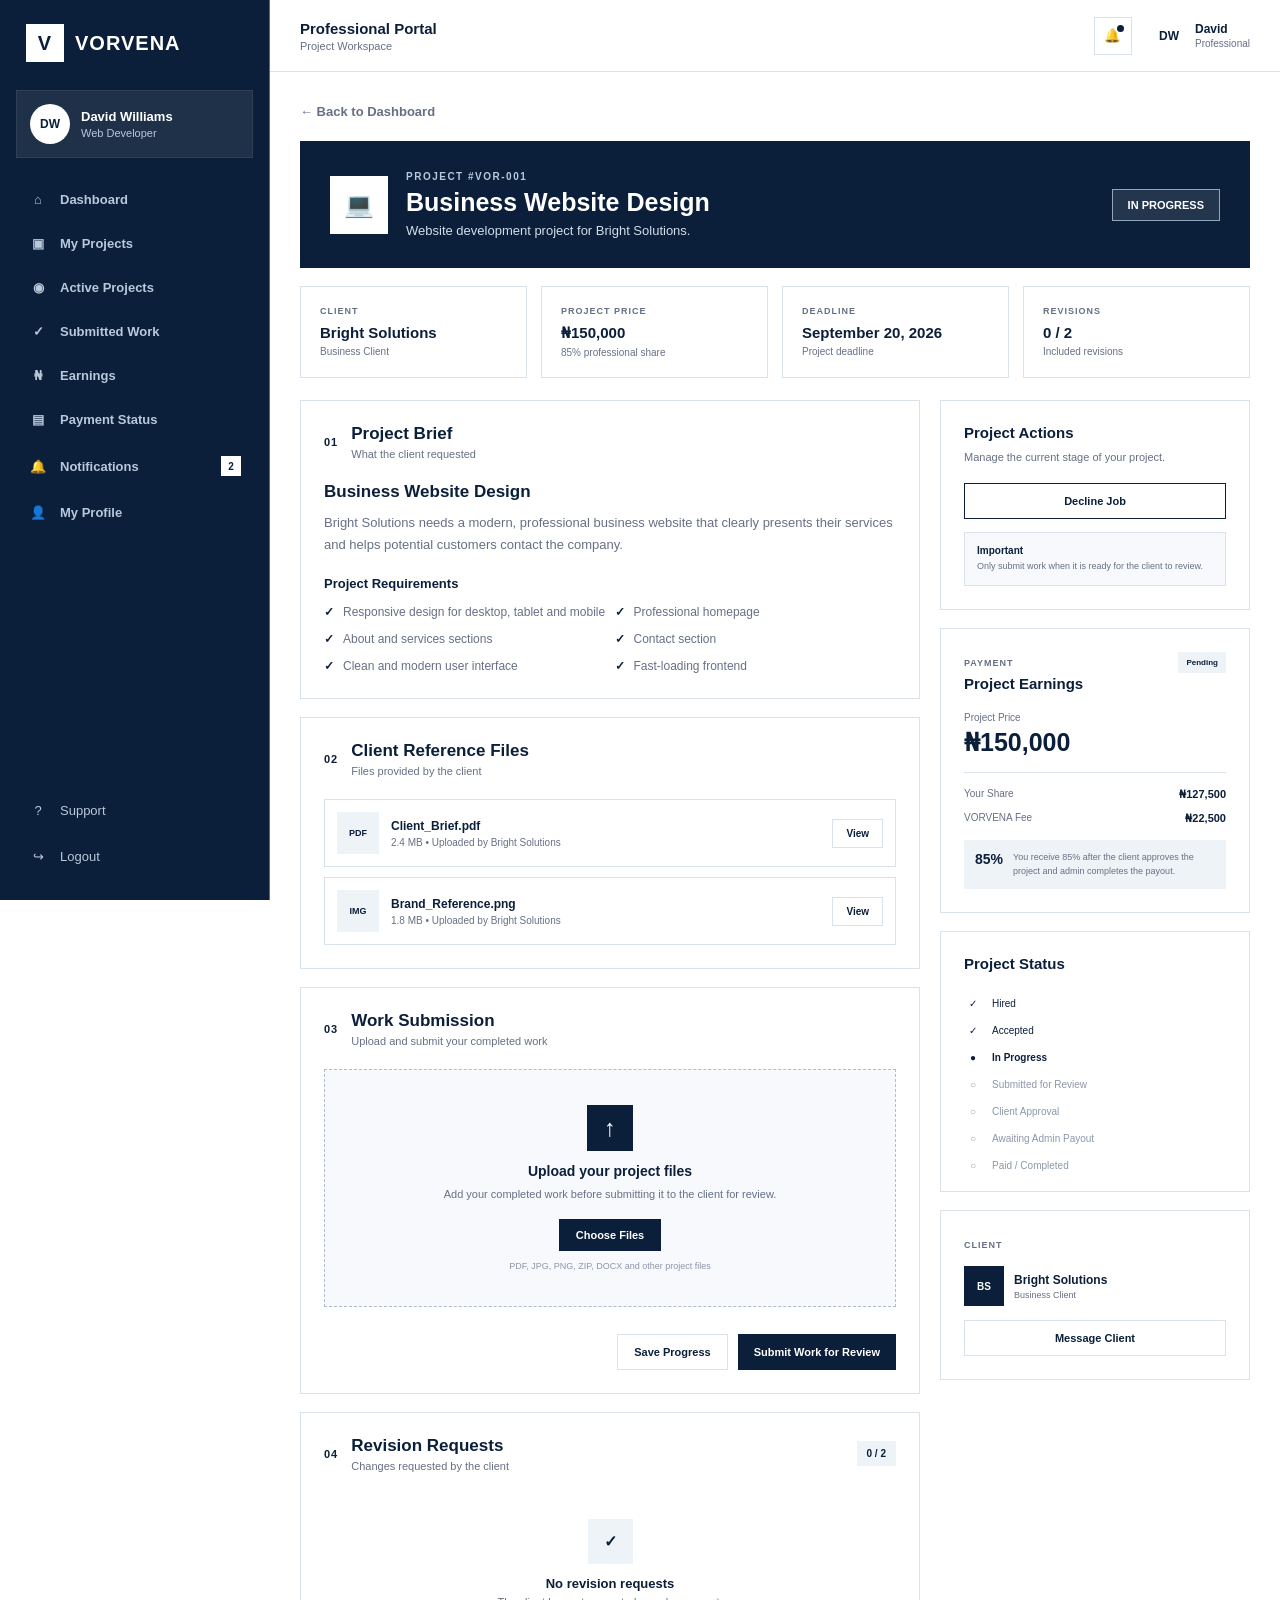
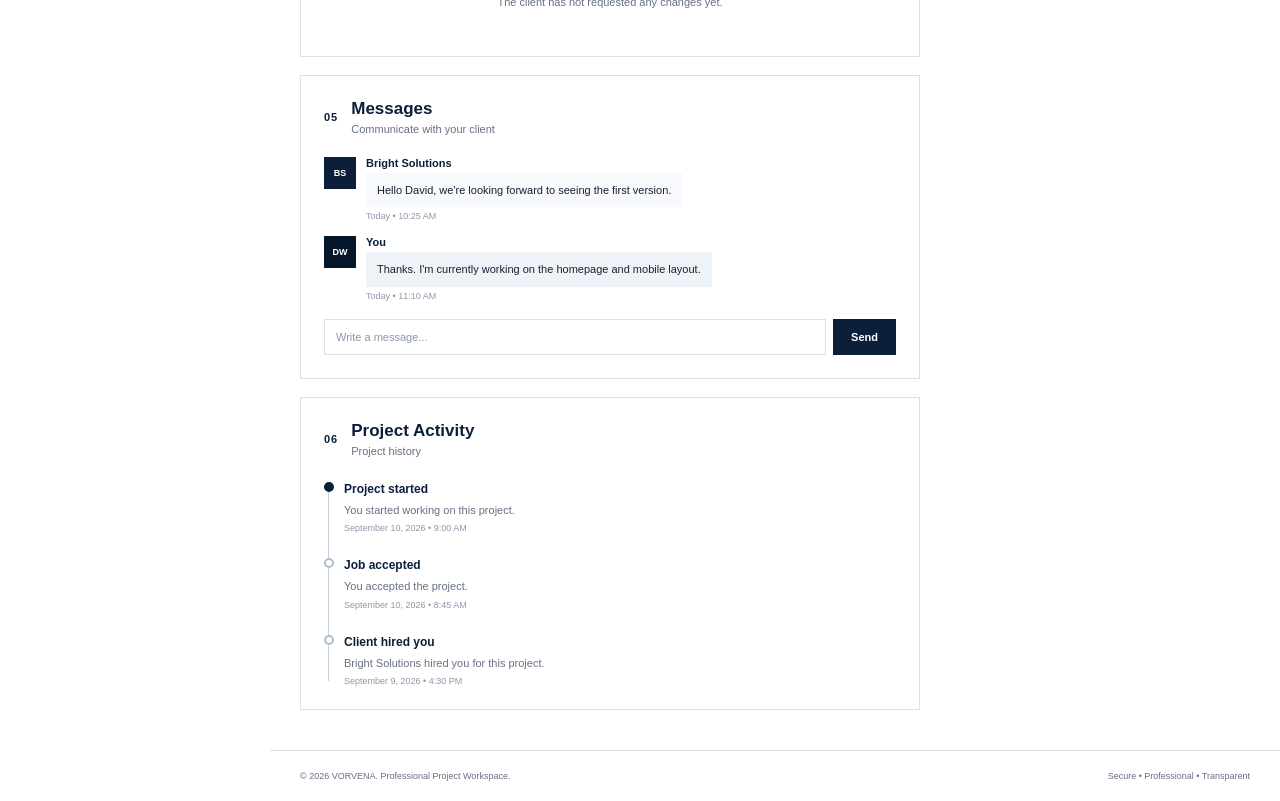
<file: professional-project-workspace.html>
<!DOCTYPE html>
<html lang="en">
<head>
    <meta charset="UTF-8">
    <meta name="viewport" content="width=device-width, initial-scale=1.0">

    <title>Project Workspace | VORVENA</title>

    <link rel="stylesheet" href="professional-project-workspace.css">
</head>

<body>

<div class="workspace-layout">

    <!-- ================= SIDEBAR ================= -->
    <aside class="sidebar" id="sidebar">

        <div class="sidebar-top">

            <div class="brand">
                <span class="brand-mark">V</span>
                <span>VORVENA</span>
            </div>

            <div class="professional-mini-profile">
                <div class="avatar">DW</div>

                <div>
                    <strong>David Williams</strong>
                    <small>Web Developer</small>
                </div>
            </div>

            <nav class="sidebar-nav">

                <a href="professional-dashboard.html">
                    <span>⌂</span>
                    Dashboard
                </a>

                <a href="#">
                    <span>▣</span>
                    My Projects
                </a>

                <a href="#">
                    <span>◉</span>
                    Active Projects
                </a>

                <a href="#">
                    <span>✓</span>
                    Submitted Work
                </a>

                <a href="#">
                    <span>₦</span>
                    Earnings
                </a>

                <a href="#">
                    <span>▤</span>
                    Payment Status
                </a>

                <a href="#">
                    <span>🔔</span>
                    Notifications
                    <b class="nav-count">2</b>
                </a>

                <a href="#">
                    <span>👤</span>
                    My Profile
                </a>

            </nav>

        </div>

        <div class="sidebar-bottom">

            <button class="support-btn" id="supportBtn">
                <span>?</span>
                Support
            </button>

            <button class="logout-btn" id="logoutBtn">
                <span>↪</span>
                Logout
            </button>

        </div>

    </aside>


    <!-- ================= MAIN ================= -->
    <main class="main-content">

        <!-- TOPBAR -->
        <header class="topbar">

            <button class="menu-btn" id="menuBtn">
                ☰
            </button>

            <div class="topbar-title">
                <span>Professional Portal</span>
                <small>Project Workspace</small>
            </div>

            <div class="topbar-actions">

                <button class="notification-btn" id="notificationBtn">
                    🔔
                    <span></span>
                </button>

                <div class="top-profile">
                    <div class="avatar small">DW</div>

                    <div>
                        <strong>David</strong>
                        <small>Professional</small>
                    </div>
                </div>

            </div>

        </header>


        <!-- CONTENT -->
        <section class="workspace-container">

            <!-- BACK -->
            <a href="professional-dashboard.html" class="back-link">
                ← Back to Dashboard
            </a>


            <!-- PROJECT HEADER -->
            <div class="project-header">

                <div class="project-header-left">

                    <div class="project-icon">
                        💻
                    </div>

                    <div>

                        <div class="project-label">
                            PROJECT #VOR-001
                        </div>

                        <h1>Business Website Design</h1>

                        <p>
                            Website development project for Bright Solutions.
                        </p>

                    </div>

                </div>


                <div class="project-status in-progress" id="projectStatus">
                    In Progress
                </div>

            </div>


            <!-- PROJECT INFORMATION -->
            <div class="project-info-grid">

                <div class="info-card">

                    <span>CLIENT</span>

                    <strong>Bright Solutions</strong>

                    <small>Business Client</small>

                </div>


                <div class="info-card">

                    <span>PROJECT PRICE</span>

                    <strong>₦150,000</strong>

                    <small>85% professional share</small>

                </div>


                <div class="info-card">

                    <span>DEADLINE</span>

                    <strong>September 20, 2026</strong>

                    <small>Project deadline</small>

                </div>


                <div class="info-card">

                    <span>REVISIONS</span>

                    <strong id="revisionCounter">0 / 2</strong>

                    <small>Included revisions</small>

                </div>

            </div>


            <!-- MAIN GRID -->
            <div class="workspace-grid">


                <!-- ================= LEFT ================= -->
                <div class="workspace-main">


                    <!-- PROJECT BRIEF -->
                    <section class="workspace-card">

                        <div class="card-heading">

                            <div>
                                <span class="section-number">01</span>

                                <div>
                                    <h2>Project Brief</h2>
                                    <p>What the client requested</p>
                                </div>
                            </div>

                        </div>

                        <div class="brief-content">

                            <h3>Business Website Design</h3>

                            <p>
                                Bright Solutions needs a modern, professional
                                business website that clearly presents their
                                services and helps potential customers contact
                                the company.
                            </p>

                            <h4>Project Requirements</h4>

                            <ul class="requirements">

                                <li>
                                    <span>✓</span>
                                    Responsive design for desktop, tablet and mobile
                                </li>

                                <li>
                                    <span>✓</span>
                                    Professional homepage
                                </li>

                                <li>
                                    <span>✓</span>
                                    About and services sections
                                </li>

                                <li>
                                    <span>✓</span>
                                    Contact section
                                </li>

                                <li>
                                    <span>✓</span>
                                    Clean and modern user interface
                                </li>

                                <li>
                                    <span>✓</span>
                                    Fast-loading frontend
                                </li>

                            </ul>

                        </div>

                    </section>


                    <!-- CLIENT FILES -->
                    <section class="workspace-card">

                        <div class="card-heading">

                            <div>
                                <span class="section-number">02</span>

                                <div>
                                    <h2>Client Reference Files</h2>
                                    <p>Files provided by the client</p>
                                </div>
                            </div>

                        </div>


                        <div class="file-list">

                            <div class="file-item">

                                <div class="file-icon pdf">
                                    PDF
                                </div>

                                <div class="file-info">

                                    <strong>Client_Brief.pdf</strong>

                                    <small>
                                        2.4 MB • Uploaded by Bright Solutions
                                    </small>

                                </div>

                                <button class="file-btn">
                                    View
                                </button>

                            </div>


                            <div class="file-item">

                                <div class="file-icon image">
                                    IMG
                                </div>

                                <div class="file-info">

                                    <strong>Brand_Reference.png</strong>

                                    <small>
                                        1.8 MB • Uploaded by Bright Solutions
                                    </small>

                                </div>

                                <button class="file-btn">
                                    View
                                </button>

                            </div>

                        </div>

                    </section>


                    <!-- WORK SUBMISSION -->
                    <section class="workspace-card">

                        <div class="card-heading">

                            <div>
                                <span class="section-number">03</span>

                                <div>
                                    <h2>Work Submission</h2>
                                    <p>Upload and submit your completed work</p>
                                </div>
                            </div>

                        </div>


                        <div class="upload-area" id="uploadArea">

                            <div class="upload-icon">
                                ↑
                            </div>

                            <h3>Upload your project files</h3>

                            <p>
                                Add your completed work before submitting it
                                to the client for review.
                            </p>

                            <label class="upload-btn">

                                Choose Files

                                <input
                                    type="file"
                                    id="fileInput"
                                    multiple
                                    hidden
                                >

                            </label>

                            <small>
                                PDF, JPG, PNG, ZIP, DOCX and other project files
                            </small>

                        </div>


                        <div class="selected-files" id="selectedFiles"></div>


                        <div class="submission-actions">

                            <button class="secondary-btn" id="saveWorkBtn">
                                Save Progress
                            </button>

                            <button class="primary-btn" id="submitWorkBtn">
                                Submit Work for Review
                            </button>

                        </div>

                    </section>


                    <!-- REVISION REQUEST -->
                    <section class="workspace-card">

                        <div class="card-heading">

                            <div>
                                <span class="section-number">04</span>

                                <div>
                                    <h2>Revision Requests</h2>
                                    <p>Changes requested by the client</p>
                                </div>
                            </div>

                            <span class="revision-badge">
                                0 / 2
                            </span>

                        </div>


                        <div class="empty-state" id="revisionEmpty">

                            <div class="empty-icon">
                                ✓
                            </div>

                            <h3>No revision requests</h3>

                            <p>
                                The client has not requested any changes yet.
                            </p>

                        </div>


                        <div class="revision-request hidden" id="revisionRequest">

                            <div class="revision-top">

                                <div>
                                    <strong>Revision Request #1</strong>
                                    <small>Requested by Bright Solutions</small>
                                </div>

                                <span>Pending</span>

                            </div>

                            <p id="revisionText">
                                Please update the hero section and adjust
                                the button spacing.
                            </p>

                            <button class="primary-btn small-btn" id="revisionDoneBtn">
                                Submit Updated Work
                            </button>

                        </div>

                    </section>


                    <!-- MESSAGES -->
                    <section class="workspace-card">

                        <div class="card-heading">

                            <div>
                                <span class="section-number">05</span>

                                <div>
                                    <h2>Messages</h2>
                                    <p>Communicate with your client</p>
                                </div>
                            </div>

                        </div>


                        <div class="messages" id="messages">

                            <div class="message client-message">

                                <div class="message-avatar">
                                    BS
                                </div>

                                <div>

                                    <strong>Bright Solutions</strong>

                                    <p>
                                        Hello David, we're looking forward
                                        to seeing the first version.
                                    </p>

                                    <small>Today • 10:25 AM</small>

                                </div>

                            </div>


                            <div class="message professional-message">

                                <div class="message-avatar">
                                    DW
                                </div>

                                <div>

                                    <strong>You</strong>

                                    <p>
                                        Thanks. I'm currently working on
                                        the homepage and mobile layout.
                                    </p>

                                    <small>Today • 11:10 AM</small>

                                </div>

                            </div>

                        </div>


                        <form class="message-form" id="messageForm">

                            <input
                                type="text"
                                id="messageInput"
                                placeholder="Write a message..."
                                autocomplete="off"
                            >

                            <button type="submit">
                                Send
                            </button>

                        </form>

                    </section>


                    <!-- ACTIVITY -->
                    <section class="workspace-card">

                        <div class="card-heading">

                            <div>
                                <span class="section-number">06</span>

                                <div>
                                    <h2>Project Activity</h2>
                                    <p>Project history</p>
                                </div>
                            </div>

                        </div>


                        <div class="timeline" id="timeline">

                            <div class="timeline-item active">

                                <div class="timeline-dot"></div>

                                <div>

                                    <strong>Project started</strong>

                                    <p>
                                        You started working on this project.
                                    </p>

                                    <small>September 10, 2026 • 9:00 AM</small>

                                </div>

                            </div>


                            <div class="timeline-item">

                                <div class="timeline-dot"></div>

                                <div>

                                    <strong>Job accepted</strong>

                                    <p>
                                        You accepted the project.
                                    </p>

                                    <small>September 10, 2026 • 8:45 AM</small>

                                </div>

                            </div>


                            <div class="timeline-item">

                                <div class="timeline-dot"></div>

                                <div>

                                    <strong>Client hired you</strong>

                                    <p>
                                        Bright Solutions hired you for this project.
                                    </p>

                                    <small>September 9, 2026 • 4:30 PM</small>

                                </div>

                            </div>

                        </div>

                    </section>

                </div>


                <!-- ================= RIGHT ================= -->
                <aside class="workspace-side">


                    <!-- ACTIONS -->
                    <section class="side-card action-card">

                        <h3>Project Actions</h3>

                        <p class="action-description">
                            Manage the current stage of your project.
                        </p>


                        <div class="action-buttons">

                            <button
                                class="primary-btn full"
                                id="startWorkBtn"
                            >
                                Start Work
                            </button>

                            <button
                                class="primary-btn full hidden"
                                id="acceptJobBtn"
                            >
                                Accept Job
                            </button>

                            <button
                                class="danger-outline full"
                                id="declineJobBtn"
                            >
                                Decline Job
                            </button>

                        </div>

                        <div class="action-note">
                            <strong>Important</strong>
                            <p>
                                Only submit work when it is ready for the
                                client to review.
                            </p>
                        </div>

                    </section>


                    <!-- PAYMENT -->
                    <section class="side-card payment-card">

                        <div class="side-card-title">

                            <div>
                                <span>PAYMENT</span>
                                <h3>Project Earnings</h3>
                            </div>

                            <span class="payment-status">
                                Pending
                            </span>

                        </div>


                        <div class="payment-total">
                            <small>Project Price</small>
                            <strong>₦150,000</strong>
                        </div>


                        <div class="payment-breakdown">

                            <div>
                                <span>Your Share</span>
                                <strong>₦127,500</strong>
                            </div>

                            <div>
                                <span>VORVENA Fee</span>
                                <strong>₦22,500</strong>
                            </div>

                        </div>


                        <div class="payment-info">

                            <span>85%</span>

                            <p>
                                You receive 85% after the client approves
                                the project and admin completes the payout.
                            </p>

                        </div>

                    </section>


                    <!-- STATUS -->
                    <section class="side-card status-card">

                        <h3>Project Status</h3>

                        <div class="status-line completed">
                            <span>✓</span>
                            Hired
                        </div>

                        <div class="status-line completed">
                            <span>✓</span>
                            Accepted
                        </div>

                        <div class="status-line current">
                            <span>●</span>
                            In Progress
                        </div>

                        <div class="status-line">
                            <span>○</span>
                            Submitted for Review
                        </div>

                        <div class="status-line">
                            <span>○</span>
                            Client Approval
                        </div>

                        <div class="status-line">
                            <span>○</span>
                            Awaiting Admin Payout
                        </div>

                        <div class="status-line">
                            <span>○</span>
                            Paid / Completed
                        </div>

                    </section>


                    <!-- CLIENT -->
                    <section class="side-card client-card">

                        <span class="side-label">CLIENT</span>

                        <div class="client-profile">

                            <div class="client-avatar">
                                BS
                            </div>

                            <div>
                                <strong>Bright Solutions</strong>
                                <small>Business Client</small>
                            </div>

                        </div>

                        <button class="secondary-btn full" id="messageClientBtn">
                            Message Client
                        </button>

                    </section>

                </aside>

            </div>

        </section>


        <!-- FOOTER -->
        <footer>
            <p>
                © 2026 VORVENA. Professional Project Workspace.
            </p>

            <span>
                Secure • Professional • Transparent
            </span>
        </footer>

    </main>

</div>


<!-- ================= DECLINE MODAL ================= -->
<div class="modal-overlay" id="declineModal">

    <div class="modal">

        <button class="modal-close" id="closeDecline">
            ×
        </button>

        <div class="modal-icon danger">
            !
        </div>

        <h2>Decline this project?</h2>

        <p>
            If you decline this job, the client and VORVENA administration
            will be notified.
        </p>

        <div class="modal-actions">

            <button class="secondary-btn" id="cancelDecline">
                Cancel
            </button>

            <button class="danger-btn" id="confirmDecline">
                Decline Job
            </button>

        </div>

    </div>

</div>


<!-- ================= REVISION MODAL ================= -->
<div class="modal-overlay" id="revisionModal">

    <div class="modal">

        <button class="modal-close" id="closeRevision">
            ×
        </button>

        <div class="modal-icon">
            ↻
        </div>

        <h2>Revision Request</h2>

        <p>
            Enter the changes you have made before resubmitting your work.
        </p>

        <textarea
            id="revisionResponse"
            placeholder="Describe the updates you made..."
        ></textarea>

        <button class="primary-btn full" id="submitRevisionResponse">
            Resubmit Updated Work
        </button>

    </div>

</div>


<script src="professional-project-workspace.js"></script>

</body>
</html>
</file>
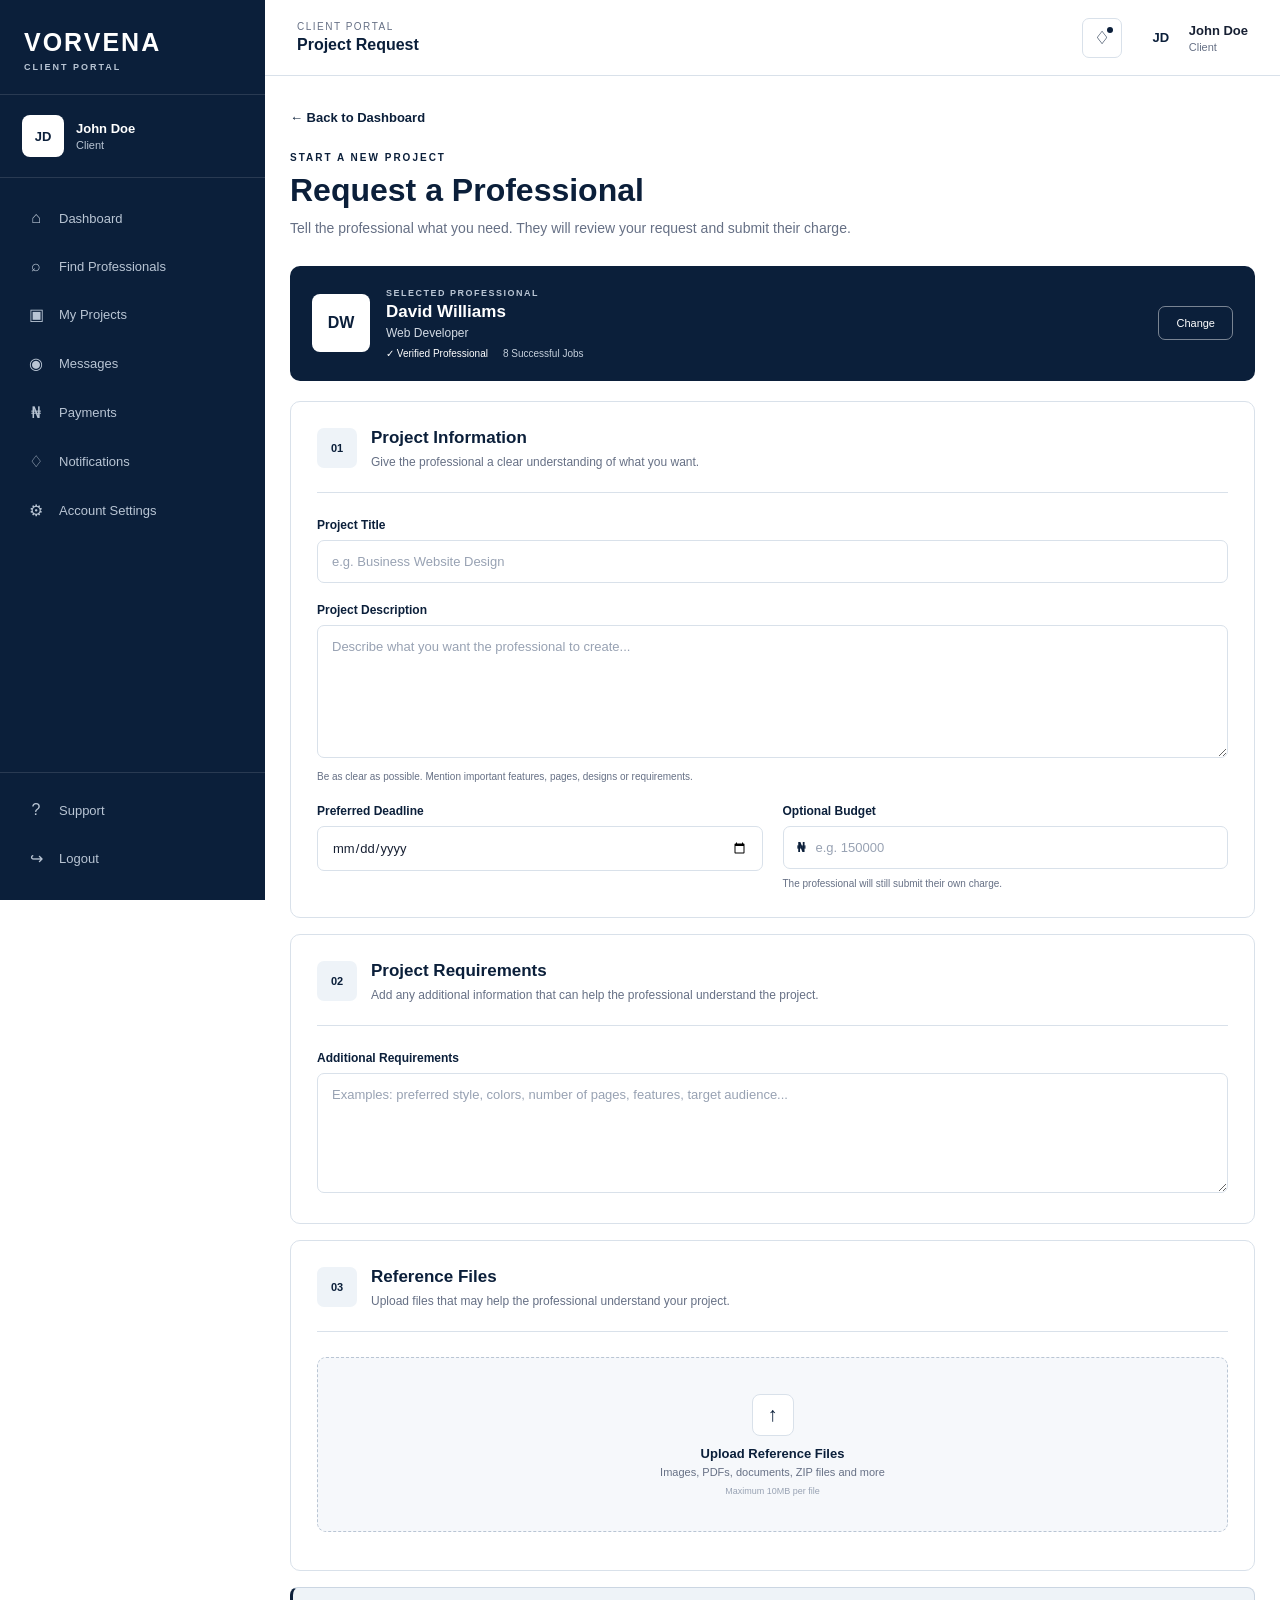
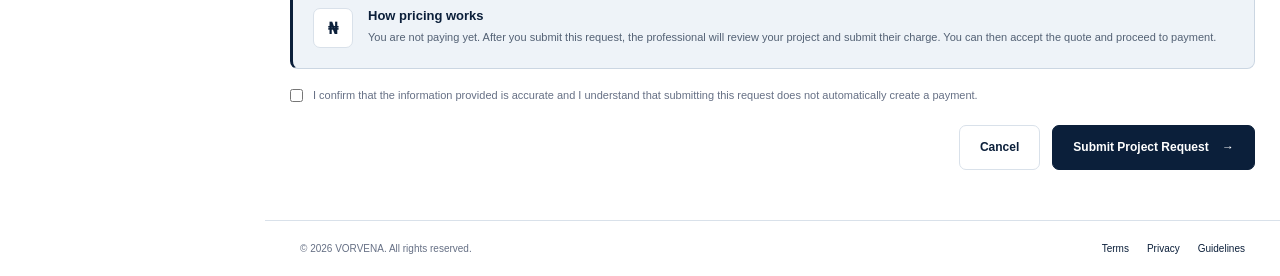
<file: project-request.html>
<!DOCTYPE html>
<html lang="en">

<head>
    <meta charset="UTF-8">
    <meta name="viewport" content="width=device-width, initial-scale=1.0">

    <title>Request a Project | VORVENA</title>

    <link rel="stylesheet" href="project-request.css">
</head>

<body>

    <!-- ================= SIDEBAR ================= -->

    <aside class="sidebar" id="sidebar">

        <div class="brand">
            <h2>VORVENA</h2>
            <span>CLIENT PORTAL</span>
        </div>

        <div class="client-mini-profile">
            <div class="avatar">JD</div>

            <div>
                <strong>John Doe</strong>
                <small>Client</small>
            </div>
        </div>

        <nav class="sidebar-nav">

            <a href="./client-dashboard.html">
                <span>⌂</span>
                Dashboard
            </a>

            <a href="./profiles.html">
                <span>⌕</span>
                Find Professionals
            </a>

            <a href="./client-dashboard.html#projects">
                <span>▣</span>
                My Projects
            </a>

            <a href="./client-dashboard.html#messages">
                <span>◉</span>
                Messages
            </a>

            <a href="./client-dashboard.html#payments">
                <span>₦</span>
                Payments
            </a>

            <a href="./client-dashboard.html#notifications">
                <span>♢</span>
                Notifications
            </a>

            <a href="./client-dashboard.html#account">
                <span>⚙</span>
                Account Settings
            </a>

        </nav>

        <div class="sidebar-bottom">

            <button id="supportBtn">
                <span>?</span>
                Support
            </button>

            <button id="logoutBtn" class="logout-btn">
                <span>↪</span>
                Logout
            </button>

        </div>

    </aside>


    <!-- ================= MAIN ================= -->

    <main class="main-content">

        <!-- TOPBAR -->

        <header class="topbar">

            <button class="menu-btn" id="menuBtn">
                ☰
            </button>

            <div class="topbar-title">
                <span>Client Portal</span>
                <strong>Project Request</strong>
            </div>

            <div class="topbar-right">

                <button class="notification-btn" id="notificationBtn">
                    ♢
                    <span class="notification-dot"></span>
                </button>

                <div class="top-profile">
                    <div class="avatar small">JD</div>

                    <div>
                        <strong>John Doe</strong>
                        <small>Client</small>
                    </div>
                </div>

            </div>

        </header>


        <!-- CONTENT -->

        <section class="page-content">

            <a href="./client-dashboard.html" class="back-link">
                ← Back to Dashboard
            </a>


            <div class="page-heading">

                <div>
                    <span class="eyebrow">START A NEW PROJECT</span>

                    <h1>Request a Professional</h1>

                    <p>
                        Tell the professional what you need. They will review
                        your request and submit their charge.
                    </p>
                </div>

            </div>


            <!-- ================= SELECTED PROFESSIONAL ================= -->

            <section class="selected-professional">

                <div class="professional-avatar">
                    DW
                </div>

                <div class="professional-info">

                    <span>SELECTED PROFESSIONAL</span>

                    <h2>David Williams</h2>

                    <p>Web Developer</p>

                    <div class="professional-meta">
                        <span>✓ Verified Professional</span>
                        <span>8 Successful Jobs</span>
                    </div>

                </div>

                <button class="change-btn" id="changeProfessional">
                    Change
                </button>

            </section>


            <!-- ================= FORM ================= -->

            <form id="projectRequestForm" class="request-form">


                <!-- PROJECT INFORMATION -->

                <div class="form-card">

                    <div class="card-header">

                        <div class="step-number">
                            01
                        </div>

                        <div>
                            <h2>Project Information</h2>

                            <p>
                                Give the professional a clear understanding
                                of what you want.
                            </p>
                        </div>

                    </div>


                    <div class="form-grid">

                        <div class="form-group full">

                            <label for="projectTitle">
                                Project Title
                            </label>

                            <input
                                type="text"
                                id="projectTitle"
                                name="projectTitle"
                                placeholder="e.g. Business Website Design"
                                required
                            >

                        </div>


                        <div class="form-group full">

                            <label for="projectDescription">
                                Project Description
                            </label>

                            <textarea
                                id="projectDescription"
                                name="projectDescription"
                                rows="7"
                                placeholder="Describe what you want the professional to create..."
                                required
                            ></textarea>

                            <small>
                                Be as clear as possible. Mention important
                                features, pages, designs or requirements.
                            </small>

                        </div>


                        <div class="form-group">

                            <label for="deadline">
                                Preferred Deadline
                            </label>

                            <input
                                type="date"
                                id="deadline"
                                name="deadline"
                                required
                            >

                        </div>


                        <div class="form-group">

                            <label for="budget">
                                Optional Budget
                            </label>

                            <div class="input-with-symbol">

                                <span>₦</span>

                                <input
                                    type="number"
                                    id="budget"
                                    name="budget"
                                    placeholder="e.g. 150000"
                                    min="0"
                                >

                            </div>

                            <small>
                                The professional will still submit their own
                                charge.
                            </small>

                        </div>

                    </div>

                </div>


                <!-- REQUIREMENTS -->

                <div class="form-card">

                    <div class="card-header">

                        <div class="step-number">
                            02
                        </div>

                        <div>
                            <h2>Project Requirements</h2>

                            <p>
                                Add any additional information that can help
                                the professional understand the project.
                            </p>
                        </div>

                    </div>


                    <div class="form-group full">

                        <label for="requirements">
                            Additional Requirements
                        </label>

                        <textarea
                            id="requirements"
                            name="requirements"
                            rows="5"
                            placeholder="Examples: preferred style, colors, number of pages, features, target audience..."
                        ></textarea>

                    </div>

                </div>


                <!-- REFERENCE FILE -->

                <div class="form-card">

                    <div class="card-header">

                        <div class="step-number">
                            03
                        </div>

                        <div>
                            <h2>Reference Files</h2>

                            <p>
                                Upload files that may help the professional
                                understand your project.
                            </p>
                        </div>

                    </div>


                    <label class="upload-area" for="referenceFiles">

                        <div class="upload-icon">
                            ↑
                        </div>

                        <strong>
                            Upload Reference Files
                        </strong>

                        <span>
                            Images, PDFs, documents, ZIP files and more
                        </span>

                        <small>
                            Maximum 10MB per file
                        </small>

                        <input
                            type="file"
                            id="referenceFiles"
                            multiple
                            accept=".jpg,.jpeg,.png,.webp,.pdf,.doc,.docx,.zip"
                        >

                    </label>


                    <div id="fileList" class="file-list"></div>

                </div>


                <!-- PAYMENT EXPLANATION -->

                <div class="payment-info">

                    <div class="payment-icon">
                        ₦
                    </div>

                    <div>

                        <h3>
                            How pricing works
                        </h3>

                        <p>
                            You are not paying yet. After you submit this
                            request, the professional will review your project
                            and submit their charge. You can then accept the
                            quote and proceed to payment.
                        </p>

                    </div>

                </div>


                <!-- AGREEMENT -->

                <div class="agreement">

                    <label>

                        <input
                            type="checkbox"
                            id="agreement"
                            required
                        >

                        <span>
                            I confirm that the information provided is
                            accurate and I understand that submitting this
                            request does not automatically create a payment.
                        </span>

                    </label>

                </div>


                <!-- ACTIONS -->

                <div class="form-actions">

                    <a
                        href="./client-dashboard.html"
                        class="cancel-btn"
                    >
                        Cancel
                    </a>

                    <button
                        type="submit"
                        class="submit-btn"
                        id="submitRequestBtn"
                    >
                        Submit Project Request
                        <span>→</span>
                    </button>

                </div>

            </form>

        </section>


        <!-- FOOTER -->

        <footer class="footer">

            <p>
                © 2026 VORVENA. All rights reserved.
            </p>

            <div>
                <a href="./terms.html">Terms</a>
                <a href="./privacy.html">Privacy</a>
                <a href="./guidelines.html">Guidelines</a>
            </div>

        </footer>

    </main>


    <!-- OVERLAY -->

    <div class="overlay" id="overlay"></div>


    <!-- SUCCESS MODAL -->

    <div class="modal-overlay" id="successModal">

        <div class="success-modal">

            <div class="success-icon">
                ✓
            </div>

            <h2>Request Submitted</h2>

            <p>
                Your project request has been sent to
                <strong>David Williams</strong>.
            </p>

            <p class="modal-small">
                The professional will review your project and submit their
                charge. You will be notified when they respond.
            </p>

            <button id="viewProjectsBtn">
                Go to My Projects
            </button>

        </div>

    </div>


    <script src="project-request.js"></script>

</body>

</html>
</file>
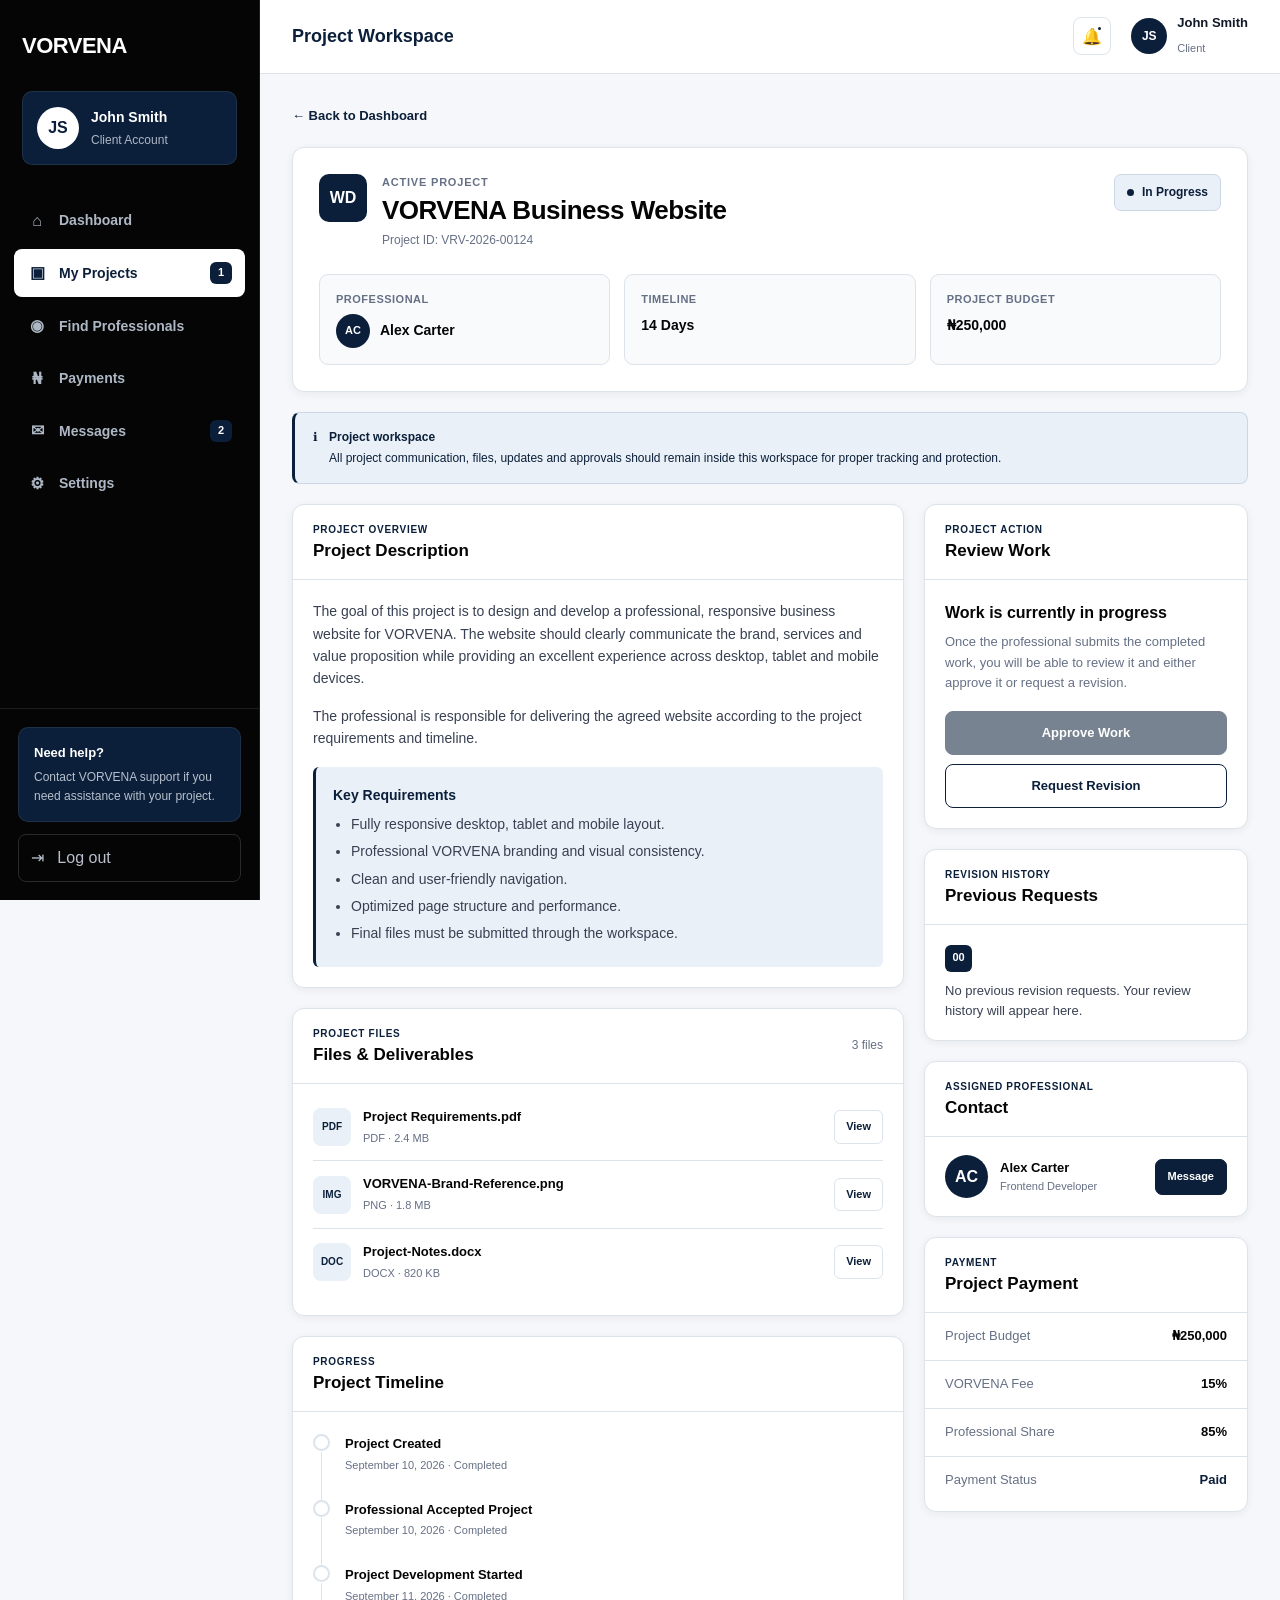
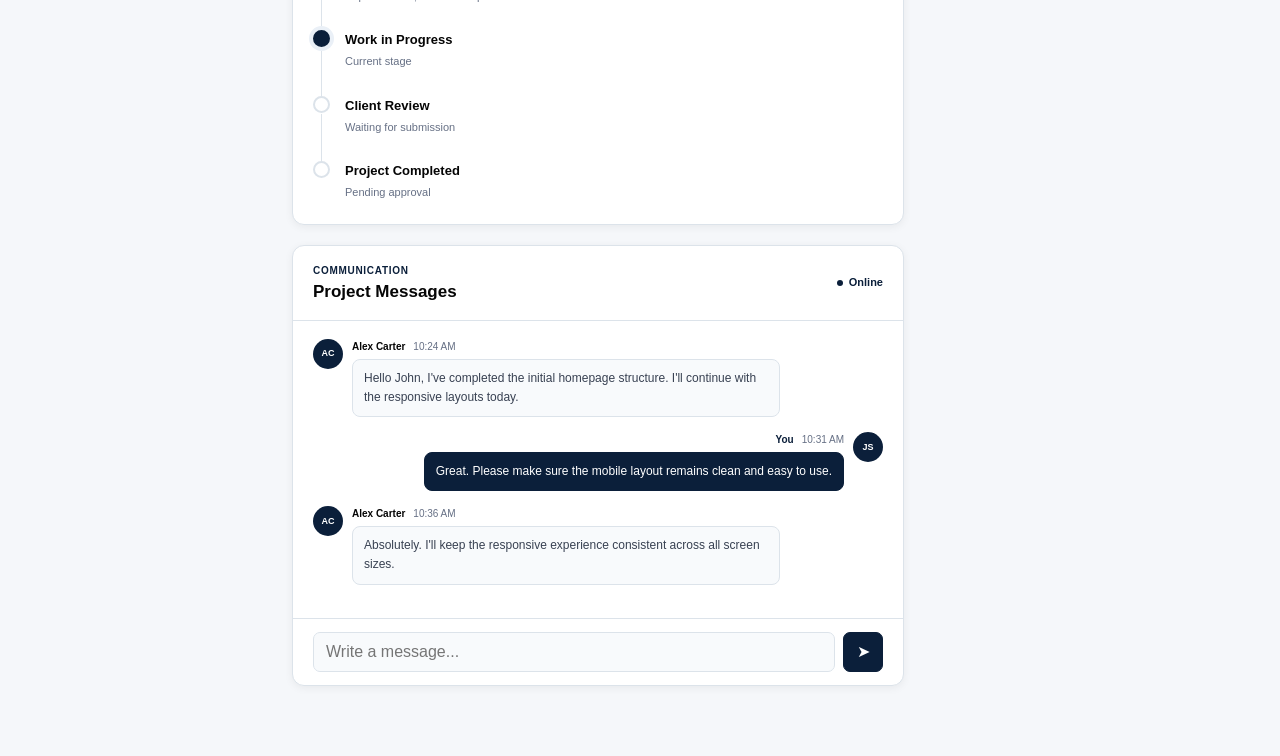
<file: project-workspace.html>
<!DOCTYPE html>
<html lang="en">

<head>
    <meta charset="UTF-8">
    <meta name="viewport" content="width=device-width, initial-scale=1.0">

    <meta
        name="description"
        content="VORVENA Project Workspace - Manage projects, communicate with professionals, review files and track project progress."
    >

    <title>Project Workspace | VORVENA</title>

    <link rel="stylesheet" href="project-workspace.css">
</head>

<body>

    <!-- =====================================================
         MOBILE SIDEBAR OVERLAY
    ====================================================== -->
    <div class="sidebar-overlay" id="sidebarOverlay"></div>


    <!-- =====================================================
         SIDEBAR
    ====================================================== -->
    <aside class="sidebar" id="sidebar">

        <div class="sidebar-top">

            <button
                class="close-sidebar"
                id="closeSidebar"
                type="button"
                aria-label="Close sidebar"
            >
                ×
            </button>

            <div class="logo">
                VORVENA
            </div>


            <!-- CLIENT PROFILE -->
            <div class="client-profile">

                <div class="profile-avatar">
                    JS
                </div>

                <div>
                    <h4>John Smith</h4>
                    <p>Client Account</p>
                </div>

            </div>

        </div>


        <!-- =================================================
             NAVIGATION
        ================================================== -->
        <nav class="sidebar-nav" aria-label="Main navigation">

            <a href="client-dashboard.html" class="nav-link">

                <span class="nav-icon" aria-hidden="true">⌂</span>

                <span>Dashboard</span>

            </a>


            <a
                href="client-dashboard.html#projects"
                class="nav-link active"
                aria-current="page"
            >

                <span class="nav-icon" aria-hidden="true">▣</span>

                <span>My Projects</span>

                <span class="nav-count">
                    1
                </span>

            </a>


            <a href="profiles.html" class="nav-link">

                <span class="nav-icon" aria-hidden="true">◉</span>

                <span>Find Professionals</span>

            </a>


            <a href="client-dashboard.html#payments" class="nav-link">

                <span class="nav-icon" aria-hidden="true">₦</span>

                <span>Payments</span>

            </a>


            <a href="client-dashboard.html#messages" class="nav-link">

                <span class="nav-icon" aria-hidden="true">✉</span>

                <span>Messages</span>

                <span class="nav-count">
                    2
                </span>

            </a>


            <a href="client-dashboard.html#settings" class="nav-link">

                <span class="nav-icon" aria-hidden="true">⚙</span>

                <span>Settings</span>

            </a>

        </nav>


        <!-- =================================================
             SIDEBAR BOTTOM
        ================================================== -->
        <div class="sidebar-bottom">

            <div class="support-box">

                <h4>Need help?</h4>

                <p>
                    Contact VORVENA support if you need assistance with your project.
                </p>

            </div>


            <button
                class="logout-btn"
                id="logoutBtn"
                type="button"
            >
                ⇥ &nbsp; Log out
            </button>

        </div>

    </aside>



    <!-- =====================================================
         MAIN CONTENT
    ====================================================== -->
    <main class="main-content">


        <!-- =================================================
             TOPBAR
        ================================================== -->
        <header class="topbar">

            <div class="topbar-left">

                <button
                    class="menu-btn"
                    id="menuBtn"
                    type="button"
                    aria-label="Open navigation"
                    aria-expanded="false"
                >
                    ☰
                </button>

                <div class="topbar-title">
                    Project Workspace
                </div>

            </div>


            <div class="topbar-actions">

                <button
                    class="notification-btn"
                    id="notificationBtn"
                    type="button"
                    aria-label="Notifications"
                    title="Notifications"
                >
                    🔔

                    <span
                        class="notification-dot"
                        id="notificationDot"
                    ></span>

                </button>


                <div class="top-profile">

                    <div class="small-avatar">
                        JS
                    </div>

                    <div class="top-profile-info">

                        <strong>John Smith</strong>

                        <span>Client</span>

                    </div>

                </div>

            </div>

        </header>



        <!-- =================================================
             WORKSPACE
        ================================================== -->
        <div class="workspace-container">


            <!-- BACK -->
            <a
                href="client-dashboard.html"
                class="back-link"
            >
                ← Back to Dashboard
            </a>



            <!-- =================================================
                 PROJECT HEADER
            ================================================== -->
            <section class="project-header">

                <div class="project-heading">

                    <div class="project-badge">
                        WD
                    </div>


                    <div class="project-heading-content">

                        <div class="project-label">
                            Active Project
                        </div>

                        <h1>
                            VORVENA Business Website
                        </h1>

                        <p class="project-id">
                            Project ID: VRV-2026-00124
                        </p>

                    </div>


                    <div class="project-status">

                        <span class="status-dot"></span>

                        In Progress

                    </div>

                </div>


                <!-- PROJECT INFORMATION -->
                <div class="project-info-grid">


                    <div class="info-box">

                        <div class="info-label">
                            Professional
                        </div>

                        <div class="professional-info">

                            <div class="professional-avatar">
                                AC
                            </div>

                            <div class="info-value">
                                Alex Carter
                            </div>

                        </div>

                    </div>


                    <div class="info-box">

                        <div class="info-label">
                            Timeline
                        </div>

                        <div class="info-value">
                            14 Days
                        </div>

                    </div>


                    <div class="info-box">

                        <div class="info-label">
                            Project Budget
                        </div>

                        <div class="info-value">
                            ₦250,000
                        </div>

                    </div>


                </div>

            </section>



            <!-- =================================================
                 WORKSPACE NOTICE
            ================================================== -->
            <div class="workspace-notice">

                <div aria-hidden="true">
                    ℹ
                </div>

                <div>

                    <strong>
                        Project workspace
                    </strong>

                    All project communication, files, updates and approvals should remain inside this workspace for proper tracking and protection.

                </div>

            </div>



            <!-- =================================================
                 WORKSPACE GRID
            ================================================== -->
            <div class="workspace-grid">


                <!-- =================================================
                     LEFT
                ================================================== -->
                <div class="workspace-left">


                    <!-- PROJECT DESCRIPTION -->
                    <section class="workspace-card">

                        <div class="card-header">

                            <div>

                                <div class="card-label">
                                    Project Overview
                                </div>

                                <h2>
                                    Project Description
                                </h2>

                            </div>

                        </div>


                        <div class="description-content">

                            <p>
                                The goal of this project is to design and develop a professional,
                                responsive business website for VORVENA. The website should clearly
                                communicate the brand, services and value proposition while providing
                                an excellent experience across desktop, tablet and mobile devices.
                            </p>


                            <p>
                                The professional is responsible for delivering the agreed website
                                according to the project requirements and timeline.
                            </p>


                            <div class="requirements">

                                <strong>
                                    Key Requirements
                                </strong>

                                <ul>

                                    <li>
                                        Fully responsive desktop, tablet and mobile layout.
                                    </li>

                                    <li>
                                        Professional VORVENA branding and visual consistency.
                                    </li>

                                    <li>
                                        Clean and user-friendly navigation.
                                    </li>

                                    <li>
                                        Optimized page structure and performance.
                                    </li>

                                    <li>
                                        Final files must be submitted through the workspace.
                                    </li>

                                </ul>

                            </div>

                        </div>

                    </section>



                    <!-- PROJECT FILES -->
                    <section class="workspace-card">

                        <div class="card-header">

                            <div>

                                <div class="card-label">
                                    Project Files
                                </div>

                                <h2>
                                    Files & Deliverables
                                </h2>

                            </div>

                            <span class="file-count">
                                3 files
                            </span>

                        </div>


                        <div class="files-list">


                            <div class="file-item">

                                <div class="file-icon">
                                    PDF
                                </div>

                                <div class="file-details">

                                    <strong>
                                        Project Requirements.pdf
                                    </strong>

                                    <span>
                                        PDF · 2.4 MB
                                    </span>

                                </div>

                                <button
                                    class="file-btn"
                                    type="button"
                                    data-file="Project Requirements.pdf"
                                >
                                    View
                                </button>

                            </div>



                            <div class="file-item">

                                <div class="file-icon">
                                    IMG
                                </div>

                                <div class="file-details">

                                    <strong>
                                        VORVENA-Brand-Reference.png
                                    </strong>

                                    <span>
                                        PNG · 1.8 MB
                                    </span>

                                </div>

                                <button
                                    class="file-btn"
                                    type="button"
                                    data-file="VORVENA-Brand-Reference.png"
                                >
                                    View
                                </button>

                            </div>



                            <div class="file-item">

                                <div class="file-icon">
                                    DOC
                                </div>

                                <div class="file-details">

                                    <strong>
                                        Project-Notes.docx
                                    </strong>

                                    <span>
                                        DOCX · 820 KB
                                    </span>

                                </div>

                                <button
                                    class="file-btn"
                                    type="button"
                                    data-file="Project-Notes.docx"
                                >
                                    View
                                </button>

                            </div>


                        </div>

                    </section>



                    <!-- TIMELINE -->
                    <section class="workspace-card">

                        <div class="card-header">

                            <div>

                                <div class="card-label">
                                    Progress
                                </div>

                                <h2>
                                    Project Timeline
                                </h2>

                            </div>

                        </div>


                        <div class="timeline">


                            <div class="timeline-item">

                                <div class="timeline-marker"></div>

                                <div class="timeline-content">

                                    <strong>
                                        Project Created
                                    </strong>

                                    <span>
                                        September 10, 2026 · Completed
                                    </span>

                                </div>

                            </div>



                            <div class="timeline-item">

                                <div class="timeline-marker"></div>

                                <div class="timeline-content">

                                    <strong>
                                        Professional Accepted Project
                                    </strong>

                                    <span>
                                        September 10, 2026 · Completed
                                    </span>

                                </div>

                            </div>



                            <div class="timeline-item">

                                <div class="timeline-marker"></div>

                                <div class="timeline-content">

                                    <strong>
                                        Project Development Started
                                    </strong>

                                    <span>
                                        September 11, 2026 · Completed
                                    </span>

                                </div>

                            </div>



                            <div class="timeline-item current">

                                <div class="timeline-marker"></div>

                                <div class="timeline-content">

                                    <strong>
                                        Work in Progress
                                    </strong>

                                    <span>
                                        Current stage
                                    </span>

                                </div>

                            </div>



                            <div class="timeline-item">

                                <div class="timeline-marker"></div>

                                <div class="timeline-content">

                                    <strong>
                                        Client Review
                                    </strong>

                                    <span>
                                        Waiting for submission
                                    </span>

                                </div>

                            </div>



                            <div class="timeline-item">

                                <div class="timeline-marker"></div>

                                <div class="timeline-content">

                                    <strong>
                                        Project Completed
                                    </strong>

                                    <span>
                                        Pending approval
                                    </span>

                                </div>

                            </div>


                        </div>

                    </section>



                    <!-- =================================================
                         MESSAGES
                    ================================================== -->
                    <section class="workspace-card messages-card">

                        <div class="card-header">

                            <div>

                                <div class="card-label">
                                    Communication
                                </div>

                                <h2>
                                    Project Messages
                                </h2>

                            </div>

                            <span class="online-status">
                                Online
                            </span>

                        </div>


                        <div
                            class="messages-area"
                            id="messagesArea"
                            aria-live="polite"
                        >


                            <div class="message">

                                <div class="message-avatar">
                                    AC
                                </div>

                                <div class="message-content">

                                    <div class="message-top">

                                        <strong>
                                            Alex Carter
                                        </strong>

                                        <span>
                                            10:24 AM
                                        </span>

                                    </div>

                                    <p>
                                        Hello John, I've completed the initial homepage structure.
                                        I'll continue with the responsive layouts today.
                                    </p>

                                </div>

                            </div>



                            <div class="message sent">

                                <div class="message-avatar">
                                    JS
                                </div>

                                <div class="message-content">

                                    <div class="message-top">

                                        <strong>
                                            You
                                        </strong>

                                        <span>
                                            10:31 AM
                                        </span>

                                    </div>

                                    <p>
                                        Great. Please make sure the mobile layout remains clean and easy to use.
                                    </p>

                                </div>

                            </div>



                            <div class="message">

                                <div class="message-avatar">
                                    AC
                                </div>

                                <div class="message-content">

                                    <div class="message-top">

                                        <strong>
                                            Alex Carter
                                        </strong>

                                        <span>
                                            10:36 AM
                                        </span>

                                    </div>

                                    <p>
                                        Absolutely. I'll keep the responsive experience consistent across all screen sizes.
                                    </p>

                                </div>

                            </div>


                        </div>


                        <!-- MESSAGE INPUT -->
                        <form
                            class="message-input-area"
                            id="messageForm"
                        >

                            <input
                                type="text"
                                id="messageInput"
                                placeholder="Write a message..."
                                autocomplete="off"
                                maxlength="500"
                                aria-label="Message"
                            >

                            <button
                                type="submit"
                                id="sendMessageBtn"
                                aria-label="Send message"
                            >
                                ➤
                            </button>

                        </form>

                    </section>

                </div>



                <!-- =================================================
                     RIGHT
                ================================================== -->
                <div class="workspace-right">


                    <!-- ACTION -->
                    <section class="workspace-card">

                        <div class="card-header">

                            <div>

                                <div class="card-label">
                                    Project Action
                                </div>

                                <h2>
                                    Review Work
                                </h2>

                            </div>

                        </div>


                        <div class="action-card">

                            <h3 id="actionTitle">
                                Work is currently in progress
                            </h3>

                            <p id="actionDescription">
                                Once the professional submits the completed work,
                                you will be able to review it and either approve it
                                or request a revision.
                            </p>


                            <button
                                class="approve-btn"
                                id="approveBtn"
                                type="button"
                                disabled
                            >
                                Approve Work
                            </button>


                            <button
                                class="revision-btn"
                                id="revisionBtn"
                                type="button"
                            >
                                Request Revision
                            </button>

                        </div>

                    </section>



                    <!-- REVISION HISTORY -->
                    <section class="workspace-card">

                        <div class="card-header">

                            <div>

                                <div class="card-label">
                                    Revision History
                                </div>

                                <h2>
                                    Previous Requests
                                </h2>

                            </div>

                        </div>


                        <div
                            class="revision-body"
                            id="revisionHistory"
                        >

                            <span class="revision-number">
                                00
                            </span>

                            <p>
                                No previous revision requests. Your review history
                                will appear here.
                            </p>

                        </div>

                    </section>



                    <!-- CONTACT PROFESSIONAL -->
                    <section class="workspace-card">

                        <div class="card-header">

                            <div>

                                <div class="card-label">
                                    Assigned Professional
                                </div>

                                <h2>
                                    Contact
                                </h2>

                            </div>

                        </div>


                        <div class="contact-professional">

                            <div class="contact-avatar">
                                AC
                            </div>

                            <div class="contact-professional-info">

                                <strong>
                                    Alex Carter
                                </strong>

                                <span>
                                    Frontend Developer
                                </span>

                            </div>

                            <button
                                class="message-btn"
                                id="contactBtn"
                                type="button"
                            >
                                Message
                            </button>

                        </div>

                    </section>



                    <!-- PAYMENT -->
                    <section class="workspace-card payment-card">

                        <div class="card-header">

                            <div>

                                <div class="card-label">
                                    Payment
                                </div>

                                <h2>
                                    Project Payment
                                </h2>

                            </div>

                        </div>


                        <div class="payment-row">

                            <span>
                                Project Budget
                            </span>

                            <strong>
                                ₦250,000
                            </strong>

                        </div>


                        <div class="payment-row">

                            <span>
                                VORVENA Fee
                            </span>

                            <strong>
                                15%
                            </strong>

                        </div>


                        <div class="payment-row">

                            <span>
                                Professional Share
                            </span>

                            <strong>
                                85%
                            </strong>

                        </div>


                        <div class="payment-row paid">

                            <span>
                                Payment Status
                            </span>

                            <strong>
                                Paid
                            </strong>

                        </div>

                    </section>


                </div>

            </div>

        </div>

    </main>



    <!-- =====================================================
         REVISION MODAL
    ====================================================== -->
    <div
        class="modal-overlay"
        id="revisionModal"
        role="dialog"
        aria-modal="true"
        aria-labelledby="revisionModalTitle"
    >

        <div class="revision-modal">

            <div class="card-header">

                <div>

                    <div class="card-label">
                        Project Review
                    </div>

                    <h2 id="revisionModalTitle">
                        Request a Revision
                    </h2>

                </div>


                <button
                    class="modal-close"
                    id="modalClose"
                    type="button"
                    aria-label="Close revision modal"
                >
                    ×
                </button>

            </div>


            <div class="modal-description">

                Tell the professional what needs to be changed or improved.
                Be as specific as possible.

            </div>


            <label for="revisionMessage">
                Revision Details
            </label>


            <textarea
                id="revisionMessage"
                placeholder="Describe the changes you would like..."
                maxlength="1000"
            ></textarea>


            <div class="modal-actions">

                <button
                    class="cancel-btn"
                    id="cancelRevision"
                    type="button"
                >
                    Cancel
                </button>


                <button
                    class="submit-revision"
                    id="submitRevision"
                    type="button"
                >
                    Submit Revision
                </button>

            </div>

        </div>

    </div>



    <!-- =====================================================
         JAVASCRIPT
    ====================================================== -->
    <script src="project-workspace.js"></script>

</body>

</html>
</file>
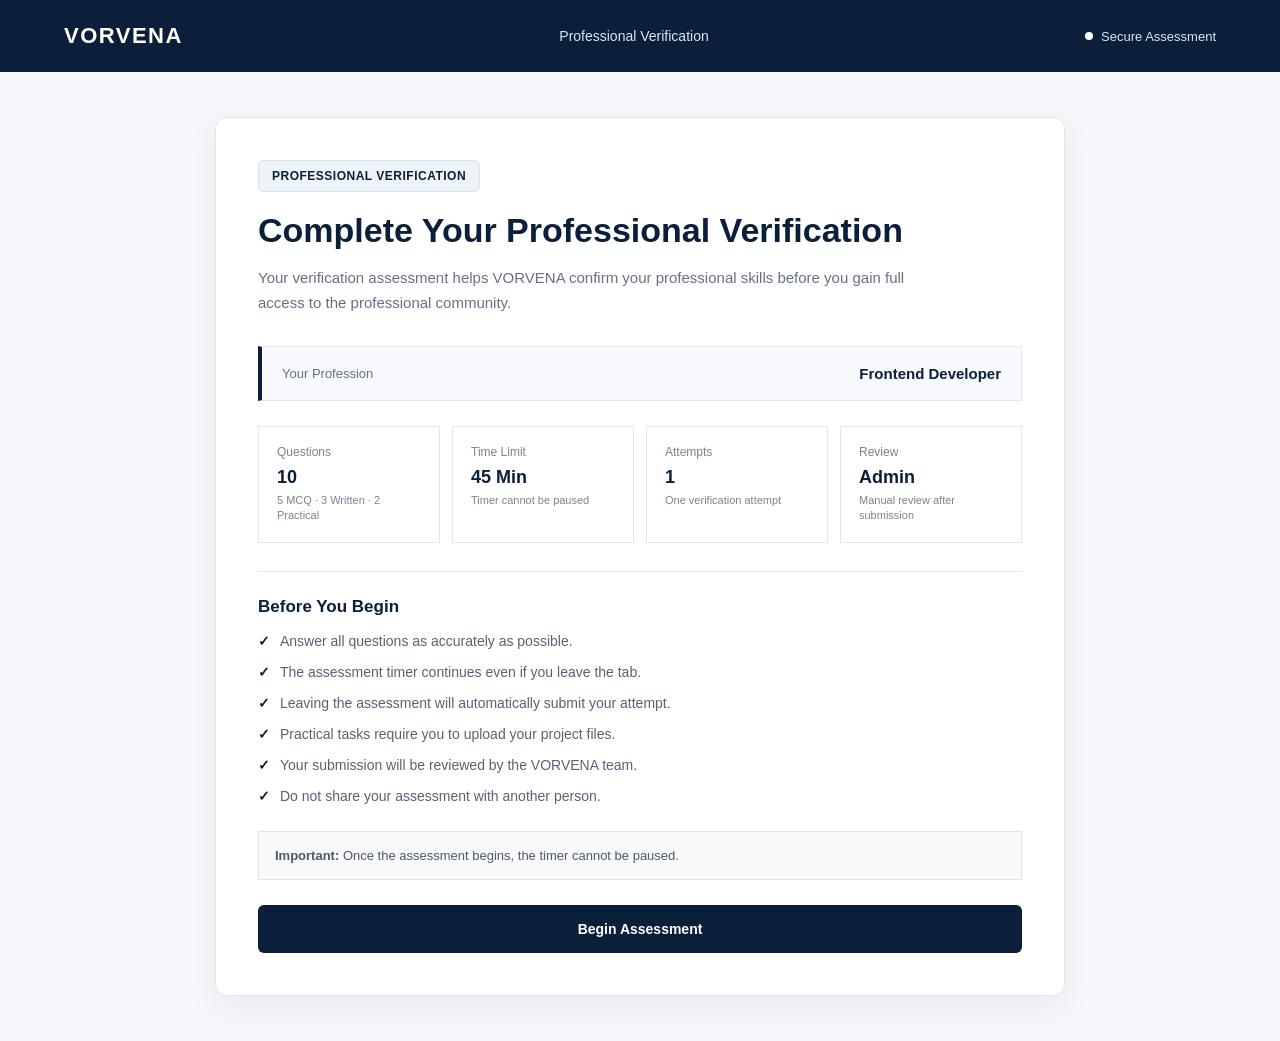
<file: verification.html>
<!DOCTYPE html>
<html lang="en">
<head>
    <meta charset="UTF-8">
    <meta name="viewport" content="width=device-width, initial-scale=1.0">
    <title>Professional Verification | VORVENA</title>
    <link rel="stylesheet" href="verification.css">
</head>
<body>

<header class="verification-header">
    <div class="header-inner">
        <a href="index.html" class="logo">VORVENA</a>

        <div class="header-title">
            <span>Professional Verification</span>
        </div>

        <div class="header-status">
            <span class="status-dot"></span>
            Secure Assessment
        </div>
    </div>
</header>

<main class="verification-page">

    <section class="intro-screen" id="introScreen">

        <div class="intro-card">

            <div class="verification-badge">
                Professional Verification
            </div>

            <h1>Complete Your Professional Verification</h1>

            <p class="intro-description">
                Your verification assessment helps VORVENA confirm your professional
                skills before you gain full access to the professional community.
            </p>

            <div class="profession-display">
                <span>Your Profession</span>
                <strong id="professionName">Frontend Developer</strong>
            </div>

            <div class="assessment-grid">

                <div class="info-box">
                    <span class="info-label">Questions</span>
                    <strong>10</strong>
                    <small>5 MCQ · 3 Written · 2 Practical</small>
                </div>

                <div class="info-box">
                    <span class="info-label">Time Limit</span>
                    <strong>45 Min</strong>
                    <small>Timer cannot be paused</small>
                </div>

                <div class="info-box">
                    <span class="info-label">Attempts</span>
                    <strong>1</strong>
                    <small>One verification attempt</small>
                </div>

                <div class="info-box">
                    <span class="info-label">Review</span>
                    <strong>Admin</strong>
                    <small>Manual review after submission</small>
                </div>

            </div>

            <div class="rules-section">
                <h3>Before You Begin</h3>

                <ul>
                    <li>Answer all questions as accurately as possible.</li>
                    <li>The assessment timer continues even if you leave the tab.</li>
                    <li>Leaving the assessment will automatically submit your attempt.</li>
                    <li>Practical tasks require you to upload your project files.</li>
                    <li>Your submission will be reviewed by the VORVENA team.</li>
                    <li>Do not share your assessment with another person.</li>
                </ul>
            </div>

            <div class="start-warning">
                <strong>Important:</strong>
                Once the assessment begins, the timer cannot be paused.
            </div>

            <button class="primary-btn start-btn" id="startAssessment">
                Begin Assessment
            </button>

        </div>

    </section>


    <section class="test-screen hidden" id="testScreen">

        <div class="test-topbar">

            <div class="test-profession">
                <span>Verification Test</span>
                <strong id="testProfession">Frontend Developer</strong>
            </div>

            <div class="test-controls">
                <div class="integrity-status">
                    <span class="status-dot"></span>
                    <span id="integrityText">Assessment Active</span>
                </div>

                <button class="fullscreen-btn" id="fullscreenBtn">
                    Fullscreen
                </button>

                <div class="timer" id="timer">
                    45:00
                </div>
            </div>

        </div>


        <div class="test-container">

            <div class="progress-section">

                <div class="progress-top">
                    <span id="questionCounter">Question 1 of 10</span>
                    <span id="progressPercent">10%</span>
                </div>

                <div class="progress-bar">
                    <div class="progress-fill" id="progressFill"></div>
                </div>

            </div>


            <div class="test-layout">

                <aside class="question-sidebar">

                    <div class="sidebar-title">
                        Questions
                    </div>

                    <div class="question-navigation" id="questionNavigation"></div>

                    <div class="sidebar-note">
                        <strong>Assessment Notice</strong>
                        <p>
                            Leaving this assessment will submit your current attempt.
                        </p>
                    </div>

                </aside>


                <section class="question-area">

                    <div class="question-card">

                        <div class="question-type" id="questionType">
                            Multiple Choice
                        </div>

                        <h2 id="questionTitle"></h2>

                        <div id="questionContent"></div>

                    </div>


                    <div class="question-actions">

                        <button class="secondary-btn" id="previousBtn">
                            Previous
                        </button>

                        <button class="primary-btn" id="nextBtn">
                            Next Question
                        </button>

                    </div>

                </section>

            </div>

        </div>

    </section>


    <section class="submitted-screen hidden" id="submittedScreen">

        <div class="submitted-card">

            <div class="success-icon">
                ✓
            </div>

            <div class="verification-badge">
                Submission Received
            </div>

            <h1>Verification Under Review</h1>

            <p>
                Your professional verification assessment has been submitted
                successfully and is now waiting for review by the VORVENA team.
            </p>

            <div class="submission-details">

                <div>
                    <span>Profession</span>
                    <strong id="submittedProfession">Frontend Developer</strong>
                </div>

                <div>
                    <span>Status</span>
                    <strong>Under Review</strong>
                </div>

                <div>
                    <span>Submission</span>
                    <strong id="submissionType">Completed</strong>
                </div>

            </div>

            <div class="next-step-box">
                <strong>What happens next?</strong>
                <p>
                    Our team will review your assessment. If additional verification
                    is required, you may be contacted for a short live verification.
                </p>
            </div>

            <a href="index.html" class="primary-btn home-btn">
                Return to VORVENA
            </a>

        </div>

    </section>

</main>


<div class="leave-modal" id="leaveModal">

    <div class="leave-modal-box">

        <div class="leave-modal-icon">!</div>

        <h2>Leave Verification Test?</h2>

        <p>
            You are currently taking your professional verification test.
            If you leave this page, your current test will be submitted
            automatically to the VORVENA admin team.
        </p>

        <div class="leave-modal-actions">

            <button type="button" class="stay-btn" id="stayBtn">
                Stay on Test
            </button>

            <button type="button" class="leave-btn" id="leaveSubmitBtn">
                Leave & Submit
            </button>

        </div>

    </div>

</div>


<div class="toast" id="toast"></div>

<script src="verification.js"></script>

</body>
</html>
</file>
<file: index.css>
/* =========================================
   VORVENA HOME PAGE
========================================= */

:root {
    --navy: #07152f;
    --navy-dark: #040b19;
    --navy-mid: #0c2348;
    --navy-light: #173e75;

    --white: #ffffff;
    --off-white: #f7f8fa;

    --text: #172033;
    --muted: #667085;

    --border: rgba(7, 21, 47, 0.10);

    --shadow:
        0 20px 60px rgba(7, 21, 47, 0.08);
}


/* =========================================
   RESET
========================================= */

* {
    margin: 0;
    padding: 0;
    box-sizing: border-box;
}

html {
    scroll-behavior: smooth;
}

body {
    min-height: 100vh;
    font-family:
        Arial,
        Helvetica,
        sans-serif;
    color: var(--text);
    background: var(--white);
    overflow-x: hidden;
}

a {
    color: inherit;
    text-decoration: none;
}

button {
    font: inherit;
}

img {
    max-width: 100%;
    display: block;
}


/* =========================================
   NAVBAR
========================================= */

.navbar {
    width: 100%;
    position: relative;
    z-index: 1000;
    background: rgba(255, 255, 255, 0.78);
    backdrop-filter: blur(24px);
    -webkit-backdrop-filter: blur(24px);
    border-bottom: 1px solid rgba(7, 21, 47, 0.09);
    box-shadow: 0 5px 30px rgba(7, 21, 47, 0.04);
}

.nav-wrapper {
    width: min(1400px, 92%);
    min-height: 82px;
    margin: auto;
    display: flex;
    align-items: center;
    justify-content: space-between;
}

.logo {
    color: var(--navy);
    font-size: 25px;
    font-weight: 900;
    letter-spacing: -1.5px;
    text-decoration: none;
}

.nav-links {
    display: flex;
    align-items: center;
    gap: 34px;
}

.nav-link {
    position: relative;
    color: #344054;
    font-size: 13px;
    font-weight: 700;
    text-transform: uppercase;
    letter-spacing: 0.5px;
    padding: 10px 0;
    text-decoration: none;
    transition:
        color 0.25s ease,
        opacity 0.25s ease;
}

.nav-link::after {
    content: "";
    position: absolute;
    left: 0;
    bottom: 0;
    width: 0;
    height: 2px;
    border-radius: 10px;
    background: var(--navy);
    transition: width 0.25s ease;
}

.nav-link:hover {
    color: var(--navy);
}

.nav-link:hover::after,
.nav-link.active::after {
    width: 100%;
}

.nav-link.active {
    color: var(--navy);
    font-weight: 900;
}

.join-link {
    padding: 12px 17px;
    border: 1px solid var(--navy);
    color: var(--navy);
    transition:
        background 0.25s ease,
        color 0.25s ease,
        transform 0.25s ease;
}

.join-link::after {
    display: none;
}

.join-link:hover {
    background: var(--navy);
    color: var(--white);
    transform: translateY(-2px);
}


/* Dashboard hidden until logged in */

.dashboard-link {
    display: none;
}

.dashboard-link.visible {
    display: inline-block;
}


/* Mobile menu */

.menu-btn {
    display: none;
    width: 42px;
    height: 42px;
    border: 1px solid rgba(7, 21, 47, 0.15);
    border-radius: 10px;
    background: rgba(255, 255, 255, 0.7);
    backdrop-filter: blur(12px);
    -webkit-backdrop-filter: blur(12px);
    cursor: pointer;
    flex-direction: column;
    align-items: center;
    justify-content: center;
    gap: 5px;
}

.menu-btn span {
    width: 22px;
    height: 2px;
    border-radius: 10px;
    background: var(--navy);
    transition:
        transform 0.3s ease,
        opacity 0.3s ease;
}

.menu-btn.active span:first-child {
    transform: translateY(7px) rotate(45deg);
}

.menu-btn.active span:nth-child(2) {
    opacity: 0;
}

.menu-btn.active span:last-child {
    transform: translateY(-7px) rotate(-45deg);
}


/* =========================================
   HERO
========================================= */

.hero {
    min-height: calc(100vh - 82px);
    width: min(1400px, 92%);
    margin: 0 auto;

    display: grid;
    grid-template-columns: 1.05fr 0.95fr;
    align-items: center;
    gap: 80px;

    padding: 90px 0;
}

.hero-content {
    max-width: 700px;
}

.hero-eyebrow {
    display: inline-flex;
    margin-bottom: 25px;

    color: var(--navy);
    font-size: 11px;
    font-weight: 800;
    letter-spacing: 2px;
    text-transform: uppercase;
}

.hero h1 {
    font-size: clamp(52px, 7vw, 96px);
    line-height: 0.94;
    letter-spacing: -5px;
    color: var(--navy);
    font-weight: 900;
}

.hero h1 span {
    display: block;
    color: var(--navy-light);
}

.hero-text {
    max-width: 580px;
    margin-top: 32px;

    color: var(--muted);
    font-size: 17px;
    line-height: 1.8;
}

.hero-actions {
    display: flex;
    flex-wrap: wrap;
    gap: 14px;
    margin-top: 38px;
}


/* Buttons */

.primary-btn,
.secondary-btn {
    display: inline-flex;
    align-items: center;
    justify-content: center;

    min-height: 52px;
    padding: 0 25px;

    font-size: 12px;
    font-weight: 800;
    letter-spacing: 0.7px;
    text-transform: uppercase;

    transition:
        transform 0.25s ease,
        background 0.25s ease,
        color 0.25s ease;
}

.primary-btn {
    color: var(--white);
    background: var(--navy);
    border: 1px solid var(--navy);
}

.primary-btn:hover {
    background: var(--navy-light);
    transform: translateY(-3px);
}

.secondary-btn {
    color: var(--navy);
    background: var(--white);
    border: 1px solid rgba(7, 21, 47, 0.22);
}

.secondary-btn:hover {
    color: var(--white);
    background: var(--navy);
    border-color: var(--navy);
    transform: translateY(-3px);
}


/* Hero visual */

.hero-visual {
    min-height: 560px;
    position: relative;

    display: flex;
    align-items: center;
    justify-content: center;
}

.hero-visual::before {
    content: "";
    position: absolute;
    width: 440px;
    height: 440px;
    border-radius: 50%;

    background:
        radial-gradient(
            circle,
            rgba(23, 62, 117, 0.18),
            rgba(7, 21, 47, 0.02) 70%
        );

    filter: blur(2px);
}

.hero-card-main {
    position: relative;
    z-index: 2;

    width: min(440px, 85%);
    min-height: 500px;

    padding: 32px;

    display: flex;
    flex-direction: column;
    justify-content: space-between;

    color: var(--white);

    background:
        linear-gradient(
            145deg,
            var(--navy-light),
            var(--navy),
            var(--navy-dark)
        );

    box-shadow:
        0 35px 80px rgba(7, 21, 47, 0.25);
}

.hero-card-top,
.hero-card-bottom {
    display: flex;
    align-items: center;
    justify-content: space-between;

    font-size: 11px;
    font-weight: 800;
    letter-spacing: 1.5px;
    text-transform: uppercase;
}

.status-dot {
    width: 8px;
    height: 8px;
    border-radius: 50%;
    background: #ffffff;
}

.hero-card-content {
    margin: auto 0;
}

.hero-card-content p {
    margin-bottom: 10px;

    font-size: 13px;
    letter-spacing: 1px;
    text-transform: uppercase;
    opacity: 0.7;
}

.hero-card-content h2 {
    max-width: 330px;

    font-size: 48px;
    line-height: 1;
    letter-spacing: -2px;
}

.floating-card {
    position: absolute;
    z-index: 3;

    padding: 17px 20px;

    display: flex;
    align-items: center;
    gap: 12px;

    background: rgba(255, 255, 255, 0.9);
    backdrop-filter: blur(18px);
    -webkit-backdrop-filter: blur(18px);

    border: 1px solid rgba(7, 21, 47, 0.09);
    box-shadow: var(--shadow);

    font-size: 12px;
    font-weight: 700;
}

.floating-card-one {
    top: 70px;
    left: 0;
}

.floating-card-two {
    right: 0;
    bottom: 75px;
}

.floating-number {
    color: var(--navy-light);
    font-size: 11px;
}


/* =========================================
   MARQUEE
========================================= */

.marquee-section {
    width: 100%;
    overflow: hidden;
    padding: 24px 0;

    background: var(--navy);
    color: var(--white);
}

.marquee-track {
    width: max-content;

    display: flex;
    align-items: center;
    gap: 28px;

    animation: marquee 30s linear infinite;

    font-size: 12px;
    font-weight: 800;
    letter-spacing: 2px;
}

@keyframes marquee {
    from {
        transform: translateX(0);
    }

    to {
        transform: translateX(-50%);
    }
}


/* =========================================
   GENERAL SECTIONS
========================================= */

.section-padding {
    width: min(1400px, 92%);
    margin: 0 auto;
    padding-top: 130px;
    padding-bottom: 130px;
}

.section-label {
    display: flex;
    align-items: center;
    gap: 14px;

    margin-bottom: 30px;

    color: var(--navy);
    font-size: 11px;
    font-weight: 800;
    letter-spacing: 1.8px;
    text-transform: uppercase;
}

.section-label span:first-child {
    opacity: 0.5;
}

.section-label span:last-child {
    position: relative;
}

.section-label span:last-child::before {
    content: "";
    width: 32px;
    height: 1px;

    position: absolute;
    left: -46px;
    top: 50%;

    background: currentColor;
    opacity: 0.3;
}


/* =========================================
   INTRO
========================================= */

.intro {
    border-bottom: 1px solid var(--border);
}

.intro-grid {
    display: grid;
    grid-template-columns: 1fr 1fr;
    gap: 100px;
}

.intro-heading h2,
.section-heading h2 {
    max-width: 650px;

    color: var(--navy);
    font-size: clamp(42px, 5vw, 70px);
    line-height: 1;
    letter-spacing: -3px;
}

.intro-heading h2 span,
.section-heading h2 span {
    display: block;
    color: var(--navy-light);
}

.intro-copy {
    max-width: 570px;
}

.intro-copy p {
    margin-bottom: 22px;

    color: var(--muted);
    font-size: 16px;
    line-height: 1.9;
}

.text-link {
    display: inline-flex;
    align-items: center;
    gap: 12px;

    margin-top: 10px;

    color: var(--navy);
    font-size: 12px;
    font-weight: 800;
    text-transform: uppercase;
    letter-spacing: 0.8px;
}

.text-link span {
    font-size: 18px;
    transition: transform 0.25s ease;
}

.text-link:hover span {
    transform: translateX(5px);
}


/* =========================================
   FEATURES
========================================= */

.features {
    border-bottom: 1px solid var(--border);
}

.section-heading {
    margin-bottom: 60px;
}

.features-grid {
    display: grid;
    grid-template-columns: repeat(3, 1fr);
    gap: 18px;
}

.feature-card {
    position: relative;

    min-height: 400px;
    padding: 35px;

    display: flex;
    flex-direction: column;

    border: 1px solid var(--border);
    background: var(--off-white);

    transition:
        transform 0.3s ease,
        box-shadow 0.3s ease;
}

.feature-card:hover {
    transform: translateY(-7px);
    box-shadow: var(--shadow);
}

.feature-card-dark {
    color: var(--white);
    background: var(--navy);
}

.feature-number {
    color: inherit;
    opacity: 0.45;

    font-size: 11px;
    font-weight: 800;
    letter-spacing: 1px;
}

.feature-icon {
    width: 52px;
    height: 52px;
    margin: 45px 0 30px;

    display: flex;
    align-items: center;
    justify-content: center;

    color: var(--navy);
    background: var(--white);

    border: 1px solid var(--border);

    font-size: 22px;
}

.feature-card-dark .feature-icon {
    color: var(--white);
    background: var(--navy-light);
    border-color: rgba(255, 255, 255, 0.15);
}

.feature-card h3 {
    margin-bottom: 16px;

    font-size: 25px;
    letter-spacing: -0.8px;
}

.feature-card p {
    color: inherit;
    opacity: 0.65;

    font-size: 14px;
    line-height: 1.8;
}

.feature-card a {
    margin-top: auto;

    font-size: 11px;
    font-weight: 800;
    letter-spacing: 0.8px;
    text-transform: uppercase;
}

.feature-card a span {
    margin-left: 8px;
    font-size: 16px;
}


/* =========================================
   GLOBAL SECTION
========================================= */

.global-section {
    width: 100%;
    max-width: none;
    padding-left: max(4%, calc((100% - 1400px) / 2));
    padding-right: max(4%, calc((100% - 1400px) / 2));

    color: var(--white);
    background:
        radial-gradient(
            circle at 80% 30%,
            rgba(23, 62, 117, 0.7),
            transparent 30%
        ),
        var(--navy-dark);
}

.global-grid {
    min-height: 720px;

    display: grid;
    grid-template-columns: 1fr 1fr;
    align-items: center;
    gap: 80px;
}

.light-label {
    color: var(--white);
}

.global-content h2 {
    max-width: 650px;

    font-size: clamp(48px, 6vw, 80px);
    line-height: 0.95;
    letter-spacing: -4px;
}

.global-content h2 span {
    display: block;
    opacity: 0.55;
}

.global-content > p {
    max-width: 560px;
    margin-top: 30px;

    color: rgba(255, 255, 255, 0.65);
    font-size: 16px;
    line-height: 1.9;
}

.global-stats {
    display: flex;
    gap: 50px;
    margin-top: 55px;
}

.global-stat {
    display: flex;
    flex-direction: column;
    gap: 8px;
}

.global-stat strong {
    font-size: 24px;
}

.global-stat span {
    color: rgba(255, 255, 255, 0.5);
    font-size: 11px;
    text-transform: uppercase;
    letter-spacing: 1px;
}


/* Global visual */

.global-visual {
    min-height: 500px;

    display: flex;
    align-items: center;
    justify-content: center;
}

.world-circle {
    width: min(480px, 80vw);
    aspect-ratio: 1;

    position: relative;

    display: flex;
    align-items: center;
    justify-content: center;

    border: 1px solid rgba(255, 255, 255, 0.12);
    border-radius: 50%;
}

.circle-ring {
    position: absolute;

    border: 1px solid rgba(255, 255, 255, 0.09);
    border-radius: 50%;
}

.ring-one {
    width: 75%;
    height: 75%;
}

.ring-two {
    width: 50%;
    height: 50%;
}

.ring-three {
    width: 25%;
    height: 25%;
}

.circle-center {
    width: 90px;
    height: 90px;

    display: flex;
    align-items: center;
    justify-content: center;

    border-radius: 50%;

    color: var(--navy);
    background: var(--white);

    font-size: 34px;
    font-weight: 900;
}

.map-point {
    width: 8px;
    height: 8px;

    position: absolute;

    border-radius: 50%;
    background: var(--white);
    box-shadow: 0 0 0 7px rgba(255, 255, 255, 0.08);
}

.point-one {
    top: 18%;
    left: 45%;
}

.point-two {
    top: 47%;
    right: 13%;
}

.point-three {
    bottom: 22%;
    left: 25%;
}

.point-four {
    bottom: 32%;
    right: 32%;
}


/* =========================================
   CTA
========================================= */

.cta-section {
    text-align: center;
}

.cta-inner {
    max-width: 850px;
    margin: 0 auto;
}

.cta-inner .section-label {
    justify-content: center;
}

.cta-inner h2 {
    color: var(--navy);
    font-size: clamp(45px, 6vw, 78px);
    line-height: 0.98;
    letter-spacing: -4px;
}

.cta-inner h2 span {
    display: block;
    color: var(--navy-light);
}

.cta-inner > p {
    max-width: 620px;
    margin: 30px auto 0;

    color: var(--muted);
    font-size: 16px;
    line-height: 1.8;
}

.cta-actions {
    display: flex;
    justify-content: center;
    flex-wrap: wrap;
    gap: 14px;
    margin-top: 38px;
}


/* =========================================
   FOOTER
========================================= */

.footer {
    color: var(--white);
    background: var(--navy-dark);
}

.footer-main {
    width: min(1400px, 92%);
    margin: auto;

    padding: 80px 0;

    display: grid;
    grid-template-columns: 2fr repeat(3, 1fr);
    gap: 60px;
}

.footer-brand {
    max-width: 300px;
}

.footer-logo {
    display: inline-block;

    font-size: 24px;
    font-weight: 900;
    letter-spacing: -1px;
}

.footer-brand p {
    margin-top: 20px;

    color: rgba(255, 255, 255, 0.5);
    font-size: 13px;
    line-height: 1.8;
}

.footer-column {
    display: flex;
    flex-direction: column;
    align-items: flex-start;
    gap: 14px;
}

.footer-column h4 {
    margin-bottom: 10px;

    color: var(--white);
    font-size: 11px;
    letter-spacing: 1.5px;
    text-transform: uppercase;
}

.footer-column a {
    color: rgba(255, 255, 255, 0.5);
    font-size: 13px;

    transition: color 0.25s ease;
}

.footer-column a:hover {
    color: var(--white);
}

.footer-bottom {
    width: min(1400px, 92%);
    margin: auto;

    padding: 22px 0;

    display: flex;
    justify-content: space-between;

    border-top: 1px solid rgba(255, 255, 255, 0.08);

    color: rgba(255, 255, 255, 0.35);
    font-size: 11px;
}


/* =========================================
   RESPONSIVE — 768px
========================================= */

@media (max-width: 768px) {

    .nav-wrapper {
        min-height: 72px;
    }

    .menu-btn {
        display: flex;
    }

    .nav-links {
        position: absolute;
        top: 72px;
        left: 0;
        width: 100%;

        padding: 20px 4% 30px;

        background: rgba(255, 255, 255, 0.94);
        backdrop-filter: blur(25px);
        -webkit-backdrop-filter: blur(25px);

        border-bottom: 1px solid var(--border);

        display: none;
        flex-direction: column;
        align-items: flex-start;
        gap: 0;

        box-shadow: 0 20px 40px rgba(7, 21, 47, 0.08);
    }

    .nav-links.open {
        display: flex;
    }

    .nav-link {
        width: 100%;
        padding: 16px 0;
        border-bottom: 1px solid rgba(7, 21, 47, 0.09);
    }

    .dashboard-link.visible {
        display: block;
    }

    .join-link {
        border: 0;
        border-bottom: 1px solid rgba(7, 21, 47, 0.09);
    }


    /* Hero */

    .hero {
        min-height: auto;

        grid-template-columns: 1fr;
        gap: 50px;

        padding-top: 70px;
        padding-bottom: 80px;
    }

    .hero h1 {
        letter-spacing: -3px;
    }

    .hero-visual {
        min-height: 500px;
    }


    /* Sections */

    .section-padding {
        padding-top: 90px;
        padding-bottom: 90px;
    }

    .intro-grid {
        grid-template-columns: 1fr;
        gap: 45px;
    }

    .features-grid {
        grid-template-columns: 1fr;
    }

    .feature-card {
        min-height: 360px;
    }


    /* Global */

    .global-grid {
        min-height: auto;

        grid-template-columns: 1fr;
        gap: 50px;

        padding-top: 90px;
        padding-bottom: 90px;
    }

    .global-visual {
        min-height: 420px;
    }

    .global-stats {
        gap: 30px;
    }


    /* Footer */

    .footer-main {
        grid-template-columns: 1fr 1fr;
        gap: 50px;
    }

    .footer-brand {
        grid-column: 1 / -1;
    }

    .footer-bottom {
        flex-direction: column;
        gap: 10px;
    }
}


/* =========================================
   RESPONSIVE — 425px
========================================= */

@media (max-width: 425px) {

    .nav-wrapper {
        width: 90%;
    }

    .logo {
        font-size: 21px;
    }

    .menu-btn {
        width: 40px;
        height: 40px;
    }

    .hero {
        width: 90%;
        padding-top: 55px;
    }

    .hero h1 {
        font-size: 48px;
        letter-spacing: -2.5px;
    }

    .hero-text {
        font-size: 15px;
    }

    .hero-actions,
    .cta-actions {
        flex-direction: column;
    }

    .primary-btn,
    .secondary-btn {
        width: 100%;
    }

    .hero-visual {
        min-height: 420px;
    }

    .hero-card-main {
        width: 88%;
        min-height: 390px;
        padding: 25px;
    }

    .hero-card-content h2 {
        font-size: 38px;
    }

    .floating-card {
        padding: 13px;
        font-size: 10px;
    }

    .floating-card-one {
        top: 35px;
        left: 0;
    }

    .floating-card-two {
        right: 0;
        bottom: 35px;
    }

    .section-padding {
        width: 90%;
        padding-top: 75px;
        padding-bottom: 75px;
    }

    .intro-heading h2,
    .section-heading h2 {
        font-size: 43px;
        letter-spacing: -2.5px;
    }

    .global-section {
        padding-left: 5%;
        padding-right: 5%;
    }

    .global-content h2 {
        font-size: 48px;
        letter-spacing: -2.5px;
    }

    .global-stats {
        flex-direction: column;
        gap: 22px;
    }

    .global-visual {
        min-height: 340px;
    }

    .world-circle {
        width: 320px;
    }

    .footer-main {
        width: 90%;
        grid-template-columns: 1fr;
        gap: 35px;
    }

    .footer-brand {
        grid-column: auto;
    }

    .footer-bottom {
        width: 90%;
    }
}


/* =========================================
   RESPONSIVE — 375px
========================================= */

@media (max-width: 375px) {

    .nav-wrapper {
        width: 92%;
    }

    .menu-btn {
        width: 40px;
        height: 40px;
    }

    .hero {
        width: 92%;
    }

    .hero h1 {
        font-size: 43px;
    }

    .hero-visual {
        min-height: 380px;
    }

    .hero-card-main {
        min-height: 350px;
    }

    .hero-card-content h2 {
        font-size: 32px;
    }

    .section-padding {
        width: 92%;
    }

    .intro-heading h2,
    .section-heading h2 {
        font-size: 38px;
    }

    .global-content h2 {
        font-size: 43px;
    }

    .world-circle {
        width: 280px;
    }

    .circle-center {
        width: 70px;
        height: 70px;
        font-size: 28px;
    }
}


/* =========================================
   REDUCED MOTION
========================================= */

@media (prefers-reduced-motion: reduce) {

    html {
        scroll-behavior: auto;
    }

    *,
    *::before,
    *::after {
        animation-duration: 0.01ms !important;
        animation-iteration-count: 1 !important;
        transition-duration: 0.01ms !important;
    }
}
</file>
<file: admin.css>
:root {
    --navy-950: #020817;
    --navy-900: #061126;
    --navy-800: #0a1d3d;
    --navy: #0b2a66;
    --blue: #174ea6;
    --blue-soft: #6ea1ff;

    --bg: #f4f8ff;
    --surface: #ffffff;
    --surface-soft: #f8fbff;
    --border: #e3eaf4;

    --text: #101828;
    --muted: #667085;

    --green: #138a52;
    --green-bg: #e9f8f0;

    --orange: #b86b00;
    --orange-bg: #fff5df;

    --red: #c62828;
    --red-bg: #fff0f0;

    --shadow: 0 10px 30px rgba(11, 42, 102, 0.07);
    --radius: 14px;
}

body.dark-theme {
    --bg: #020817;
    --surface: #061126;
    --surface-soft: #08172f;
    --border: #172b4d;

    --text: #f2f5fa;
    --muted: #9ba9bd;

    --green-bg: rgba(19, 138, 82, 0.15);
    --orange-bg: rgba(184, 107, 0, 0.15);
    --red-bg: rgba(198, 40, 40, 0.15);

    --shadow: 0 10px 30px rgba(0, 0, 0, 0.2);
}

* {
    margin: 0;
    padding: 0;
    box-sizing: border-box;
}

html {
    scroll-behavior: smooth;
    scroll-padding-top: 100px;
}

body {
    font-family: "Inter", sans-serif;
    background: var(--bg);
    color: var(--text);
    min-height: 100vh;
    overflow-x: hidden;
}

button,
input,
select {
    font: inherit;
}

button {
    cursor: pointer;
}

a {
    color: inherit;
    text-decoration: none;
}

.sidebar {
    position: fixed;
    left: 0;
    top: 0;
    width: 265px;
    height: 100vh;
    background: var(--navy-950);
    color: #fff;
    display: flex;
    flex-direction: column;
    z-index: 1000;
    overflow-y: auto;
}

.sidebar-logo {
    height: 92px;
    padding: 20px;
    display: flex;
    align-items: center;
    gap: 12px;
    border-bottom: 1px solid rgba(255,255,255,0.08);
}

.logo-mark {
    width: 42px;
    height: 42px;
    display: grid;
    place-items: center;
    background: #fff;
    color: var(--navy);
    font-size: 22px;
    font-weight: 800;
    border-radius: 10px;
}

.sidebar-logo h2 {
    font-size: 18px;
    letter-spacing: 1px;
}

.sidebar-logo span {
    color: #91a0b8;
    font-size: 11px;
}

.sidebar-nav {
    padding: 20px 12px;
    display: flex;
    flex-direction: column;
    gap: 4px;
}

.nav-link {
    min-height: 46px;
    padding: 0 13px;
    display: flex;
    align-items: center;
    gap: 12px;
    color: #9aa9bf;
    font-size: 13px;
    font-weight: 600;
    transition: 0.2s ease;
    border-left: 3px solid transparent;
}

.nav-link i {
    width: 19px;
    text-align: center;
}

.nav-link:hover {
    color: #fff;
    background: rgba(255,255,255,0.06);
}

.nav-link.active {
    color: #fff;
    background: rgba(110,161,255,0.12);
    border-left-color: var(--blue-soft);
}

.nav-link b {
    margin-left: auto;
    min-width: 21px;
    height: 21px;
    padding: 0 5px;
    border-radius: 20px;
    display: grid;
    place-items: center;
    background: rgba(255,255,255,0.1);
    color: #fff;
    font-size: 10px;
}

.sidebar-bottom {
    margin-top: auto;
    padding: 14px 12px 20px;
    border-top: 1px solid rgba(255,255,255,0.08);
}

.side-bottom-btn {
    width: 100%;
    min-height: 45px;
    border: 0;
    background: transparent;
    color: #9aa9bf;
    display: flex;
    align-items: center;
    gap: 12px;
    padding: 0 13px;
    font-weight: 600;
    text-align: left;
}

.side-bottom-btn:hover {
    color: #fff;
    background: rgba(255,255,255,0.06);
}

.logout-btn:hover {
    color: #ff8d8d;
}

.sidebar-overlay {
    display: none;
}

.main-content {
    margin-left: 265px;
    min-width: 0;
}

.topbar {
    position: sticky;
    top: 0;
    z-index: 500;
    height: 82px;
    padding: 0 30px;
    background: rgba(255,255,255,0.94);
    backdrop-filter: blur(14px);
    border-bottom: 1px solid var(--border);
    display: flex;
    align-items: center;
    justify-content: space-between;
}

.dark-theme .topbar {
    background: rgba(6,17,38,0.94);
}

.topbar-left,
.topbar-right,
.admin-profile {
    display: flex;
    align-items: center;
}

.topbar-left {
    gap: 15px;
}

.topbar-right {
    gap: 14px;
}

.topbar-label {
    display: block;
    color: var(--blue);
    font-size: 9px;
    font-weight: 800;
    letter-spacing: 1.5px;
}

.topbar h1 {
    margin-top: 2px;
    font-size: 21px;
}

.icon-btn,
.notification-button {
    width: 40px;
    height: 40px;
    border: 1px solid var(--border);
    background: var(--surface);
    color: var(--text);
    display: grid;
    place-items: center;
    border-radius: 10px;
}

.icon-btn:hover,
.notification-button:hover {
    color: var(--blue);
}

.mobile-menu {
    display: none;
}

.notification-button {
    position: relative;
}

#notificationDot {
    position: absolute;
    width: 7px;
    height: 7px;
    top: 8px;
    right: 8px;
    border-radius: 50%;
    background: #e33;
    border: 1px solid var(--surface);
    display: none;
}

.admin-profile {
    gap: 9px;
    padding-left: 10px;
}

.admin-avatar {
    width: 39px;
    height: 39px;
    border-radius: 50%;
    display: grid;
    place-items: center;
    background: var(--navy);
    color: #fff;
    font-weight: 700;
}

.admin-profile strong {
    display: block;
    font-size: 12px;
}

.admin-profile span {
    color: var(--muted);
    font-size: 10px;
}

.page-content {
    width: 100%;
    max-width: 1600px;
    margin: 0 auto;
    padding: 35px 30px 50px;
}

.section {
    scroll-margin-top: 105px;
    padding-bottom: 75px;
}

.section + .section {
    border-top: 1px solid var(--border);
    padding-top: 65px;
}

.section-heading {
    margin-bottom: 24px;
    display: flex;
    align-items: flex-end;
    justify-content: space-between;
    gap: 20px;
}

.eyebrow {
    display: block;
    color: var(--blue);
    font-size: 9px;
    font-weight: 800;
    letter-spacing: 1.5px;
    margin-bottom: 6px;
}

.section-heading h2 {
    font-size: 25px;
    margin-bottom: 5px;
}

.section-heading p {
    color: var(--muted);
    font-size: 13px;
    line-height: 1.6;
}

.date-box {
    min-height: 40px;
    padding: 0 13px;
    border: 1px solid var(--border);
    background: var(--surface);
    display: flex;
    align-items: center;
    gap: 8px;
    font-size: 12px;
    color: var(--muted);
}

.section-counter {
    min-width: 90px;
    padding: 10px 14px;
    border: 1px solid var(--border);
    background: var(--surface);
    text-align: center;
}

.section-counter span {
    display: block;
    font-size: 10px;
    color: var(--muted);
}

.section-counter strong {
    font-size: 20px;
    color: var(--blue);
}

.stats-grid {
    display: grid;
    grid-template-columns: repeat(4, minmax(0, 1fr));
    gap: 15px;
    margin-bottom: 22px;
}

.stat-card {
    min-width: 0;
    padding: 18px;
    background: var(--surface);
    border: 1px solid var(--border);
    box-shadow: var(--shadow);
    display: flex;
    align-items: center;
    gap: 13px;
}

.stat-icon {
    width: 43px;
    height: 43px;
    flex: 0 0 43px;
    display: grid;
    place-items: center;
    background: var(--surface-soft);
    color: var(--blue);
    border: 1px solid var(--border);
}

.stat-card span {
    display: block;
    color: var(--muted);
    font-size: 10px;
    margin-bottom: 4px;
}

.stat-card strong {
    display: block;
    font-size: 21px;
}

.dashboard-grid {
    display: grid;
    grid-template-columns: minmax(0, 2fr) minmax(280px, 1fr);
    gap: 20px;
}

.panel,
.table-panel,
.settings-card {
    background: var(--surface);
    border: 1px solid var(--border);
    box-shadow: var(--shadow);
}

.panel {
    min-width: 0;
    padding: 20px;
}

.panel-heading {
    margin-bottom: 18px;
    display: flex;
    align-items: center;
    justify-content: space-between;
    gap: 15px;
}

.panel-heading h3 {
    font-size: 15px;
}

.panel-heading span {
    color: var(--muted);
    font-size: 10px;
}

.view-link {
    color: var(--blue);
    font-size: 11px;
    font-weight: 700;
}

.table-wrap {
    width: 100%;
    overflow-x: auto;
}

table {
    width: 100%;
    border-collapse: collapse;
    min-width: 700px;
}

th {
    padding: 12px 10px;
    color: var(--muted);
    background: var(--surface-soft);
    text-align: left;
    font-size: 10px;
    font-weight: 700;
    white-space: nowrap;
}

td {
    padding: 14px 10px;
    border-top: 1px solid var(--border);
    font-size: 11px;
    white-space: nowrap;
}

.mini-list {
    display: flex;
    flex-direction: column;
    gap: 12px;
}

.mini-payout {
    padding: 12px;
    border: 1px solid var(--border);
    background: var(--surface-soft);
}

.mini-payout-top {
    display: flex;
    justify-content: space-between;
    gap: 10px;
}

.mini-payout strong {
    font-size: 11px;
}

.mini-payout span {
    color: var(--muted);
    font-size: 10px;
}

.mini-payout .amount {
    color: var(--blue);
    font-weight: 800;
}

.toolbar {
    margin-bottom: 20px;
    display: flex;
    align-items: center;
    gap: 12px;
    flex-wrap: wrap;
}

.search-box {
    flex: 1;
    min-width: 240px;
    max-width: 480px;
    height: 44px;
    border: 1px solid var(--border);
    background: var(--surface);
    display: flex;
    align-items: center;
    padding: 0 13px;
    gap: 9px;
}

.search-box i {
    color: var(--muted);
    font-size: 12px;
}

.search-box input {
    width: 100%;
    border: 0;
    outline: 0;
    background: transparent;
    color: var(--text);
    font-size: 12px;
}

.filter-select {
    min-height: 44px;
    border: 1px solid var(--border);
    background: var(--surface);
    color: var(--text);
    padding: 0 13px;
    outline: 0;
    font-size: 12px;
}

.card-grid {
    display: grid;
    grid-template-columns: repeat(3, minmax(0, 1fr));
    gap: 16px;
}

.application-card,
.client-card,
.project-card,
.payout-card {
    min-width: 0;
    background: var(--surface);
    border: 1px solid var(--border);
    box-shadow: var(--shadow);
    padding: 18px;
}

.card-top {
    display: flex;
    align-items: flex-start;
    justify-content: space-between;
    gap: 12px;
}

.card-person {
    display: flex;
    align-items: center;
    gap: 10px;
    min-width: 0;
}

.card-avatar,
.table-avatar,
.message-avatar {
    width: 42px;
    height: 42px;
    flex: 0 0 42px;
    display: grid;
    place-items: center;
    background: var(--navy);
    color: #fff;
    font-size: 13px;
    font-weight: 800;
}

.card-person-info {
    min-width: 0;
}

.card-person-info h4 {
    font-size: 13px;
    overflow-wrap: anywhere;
}

.card-person-info span {
    display: block;
    color: var(--muted);
    font-size: 10px;
    margin-top: 3px;
    overflow-wrap: anywhere;
}

.card-details {
    margin-top: 17px;
    display: grid;
    gap: 8px;
}

.detail-row {
    display: flex;
    align-items: flex-start;
    justify-content: space-between;
    gap: 12px;
    border-bottom: 1px solid var(--border);
    padding-bottom: 8px;
}

.detail-row:last-child {
    border-bottom: 0;
}

.detail-row span {
    color: var(--muted);
    font-size: 10px;
}

.detail-row strong {
    text-align: right;
    font-size: 10px;
    overflow-wrap: anywhere;
}

.card-actions {
    margin-top: 17px;
    display: flex;
    gap: 7px;
    flex-wrap: wrap;
}

.action-btn {
    min-height: 33px;
    padding: 0 10px;
    border: 1px solid var(--border);
    background: var(--surface-soft);
    color: var(--text);
    font-size: 10px;
    font-weight: 700;
}

.action-btn:hover {
    border-color: var(--blue-soft);
    color: var(--blue);
}

.action-btn.danger {
    color: var(--red);
}

.action-btn.warning {
    color: var(--orange);
}

.action-btn.success {
    color: var(--green);
}

.status-badge,
.online-badge {
    display: inline-flex;
    align-items: center;
    justify-content: center;
    gap: 5px;
    padding: 5px 8px;
    font-size: 9px;
    font-weight: 700;
    white-space: nowrap;
}

.status-badge.success {
    color: var(--green);
    background: var(--green-bg);
}

.status-badge.warning {
    color: var(--orange);
    background: var(--orange-bg);
}

.status-badge.danger {
    color: var(--red);
    background: var(--red-bg);
}

.status-badge.info {
    color: var(--blue);
    background: rgba(23,78,166,0.09);
}

.online-badge {
    color: var(--green);
}

.online-dot {
    width: 6px;
    height: 6px;
    border-radius: 50%;
    background: var(--green);
}

.table-name {
    display: flex;
    align-items: center;
    gap: 8px;
}

.table-name strong {
    font-size: 11px;
}

.table-name small {
    display: block;
    color: var(--muted);
    margin-top: 2px;
    font-size: 9px;
}

.project-price,
.payout-amount {
    font-weight: 800;
    color: var(--blue);
}

.message-list {
    display: grid;
    gap: 10px;
}

.message-item {
    padding: 16px;
    border: 1px solid var(--border);
    background: var(--surface);
    display: flex;
    gap: 12px;
    cursor: pointer;
}

.message-item.unread {
    border-left: 3px solid var(--blue);
    background: var(--surface-soft);
}

.message-content {
    flex: 1;
    min-width: 0;
}

.message-header {
    display: flex;
    align-items: center;
    justify-content: space-between;
    gap: 12px;
}

.message-header strong {
    font-size: 12px;
}

.message-header span {
    color: var(--muted);
    font-size: 9px;
}

.message-content p {
    margin-top: 6px;
    color: var(--muted);
    font-size: 11px;
    line-height: 1.6;
    overflow-wrap: anywhere;
}

.finance-grid {
    display: grid;
    grid-template-columns: repeat(4, minmax(0, 1fr));
    gap: 15px;
    margin-bottom: 20px;
}

.finance-card {
    padding: 20px;
    background: var(--surface);
    border: 1px solid var(--border);
    box-shadow: var(--shadow);
}

.finance-card span {
    display: block;
    color: var(--muted);
    font-size: 10px;
}

.finance-card strong {
    display: block;
    margin: 8px 0;
    color: var(--blue);
    font-size: 23px;
    overflow-wrap: anywhere;
}

.finance-card small {
    color: var(--muted);
    font-size: 9px;
}

.payout-card {
    position: relative;
}

.payout-card .payout-amount {
    font-size: 22px;
    margin: 16px 0;
}

.notification-list,
.activity-list {
    display: grid;
    gap: 10px;
}

.notification-item,
.activity-item {
    padding: 16px;
    display: flex;
    align-items: flex-start;
    gap: 13px;
    background: var(--surface);
    border: 1px solid var(--border);
}

.notification-item.unread {
    border-left: 3px solid var(--blue);
    background: var(--surface-soft);
}

.notification-icon,
.activity-icon {
    width: 37px;
    height: 37px;
    flex: 0 0 37px;
    display: grid;
    place-items: center;
    background: var(--surface-soft);
    color: var(--blue);
    border: 1px solid var(--border);
}

.notification-content,
.activity-content {
    min-width: 0;
    flex: 1;
}

.notification-content strong,
.activity-content strong {
    display: block;
    font-size: 12px;
}

.notification-content p,
.activity-content p {
    margin-top: 5px;
    color: var(--muted);
    font-size: 10px;
    line-height: 1.6;
    overflow-wrap: anywhere;
}

.notification-content span,
.activity-content span {
    display: block;
    margin-top: 6px;
    color: var(--muted);
    font-size: 9px;
}

.report-grid {
    display: grid;
    grid-template-columns: repeat(3, minmax(0, 1fr));
    gap: 16px;
}

.report-btn {
    min-width: 0;
    padding: 20px;
    border: 1px solid var(--border);
    background: var(--surface);
    color: var(--text);
    display: flex;
    align-items: center;
    gap: 12px;
    text-align: left;
    box-shadow: var(--shadow);
}

.report-btn:hover {
    border-color: var(--blue-soft);
}

.report-icon {
    width: 43px;
    height: 43px;
    flex: 0 0 43px;
    display: grid;
    place-items: center;
    color: var(--blue);
    background: var(--surface-soft);
}

.report-btn div:nth-child(2) {
    min-width: 0;
    flex: 1;
}

.report-btn strong,
.report-btn span {
    display: block;
}

.report-btn strong {
    font-size: 12px;
}

.report-btn span {
    margin-top: 4px;
    color: var(--muted);
    font-size: 9px;
    line-height: 1.5;
}

.report-btn > i:last-child {
    color: var(--muted);
}

.settings-grid {
    display: grid;
    grid-template-columns: repeat(3, minmax(0, 1fr));
    gap: 16px;
}

.settings-card {
    padding: 20px;
}

.settings-card-heading {
    display: flex;
    gap: 12px;
    align-items: flex-start;
    margin-bottom: 20px;
}

.settings-icon {
    width: 40px;
    height: 40px;
    flex: 0 0 40px;
    display: grid;
    place-items: center;
    background: var(--surface-soft);
    color: var(--blue);
}

.settings-card h3 {
    font-size: 13px;
}

.settings-card p {
    margin-top: 4px;
    color: var(--muted);
    font-size: 10px;
    line-height: 1.5;
}

.settings-action {
    width: 100%;
    min-height: 45px;
    padding: 0 12px;
    border: 1px solid var(--border);
    background: var(--surface-soft);
    color: var(--text);
    display: flex;
    align-items: center;
    justify-content: space-between;
    font-size: 11px;
}

.settings-action span {
    display: flex;
    gap: 8px;
    align-items: center;
}

.commission-box {
    display: grid;
    grid-template-columns: 1fr 1fr;
    gap: 10px;
}

.commission-box div {
    padding: 14px;
    background: var(--surface-soft);
    border: 1px solid var(--border);
    text-align: center;
}

.commission-box span {
    display: block;
    color: var(--muted);
    font-size: 9px;
}

.commission-box strong {
    display: block;
    color: var(--blue);
    font-size: 23px;
    margin-top: 4px;
}

.admin-footer {
    padding: 20px 30px;
    border-top: 1px solid var(--border);
    color: var(--muted);
    font-size: 9px;
    display: flex;
    justify-content: space-between;
    gap: 20px;
}

.primary-btn,
.secondary-btn,
.danger-btn,
.warning-btn {
    min-height: 40px;
    border: 0;
    padding: 0 15px;
    font-size: 11px;
    font-weight: 700;
}

.primary-btn {
    background: var(--navy);
    color: #fff;
}

.primary-btn:hover {
    background: var(--blue);
}

.secondary-btn {
    border: 1px solid var(--border);
    background: var(--surface);
    color: var(--text);
}

.secondary-btn:hover {
    color: var(--blue);
    border-color: var(--blue-soft);
}

.danger-btn {
    background: var(--red);
    color: #fff;
}

.warning-btn {
    background: var(--orange);
    color: #fff;
}

.modal-overlay {
    position: fixed;
    inset: 0;
    z-index: 2000;
    background: rgba(2,8,23,0.7);
    display: none;
    align-items: center;
    justify-content: center;
    padding: 20px;
}

.modal-overlay.active {
    display: flex;
}

.modal {
    width: 100%;
    max-width: 560px;
    max-height: 90vh;
    overflow-y: auto;
    background: var(--surface);
    padding: 25px;
    border: 1px solid var(--border);
    box-shadow: 0 25px 80px rgba(0,0,0,0.25);
}

.small-modal {
    max-width: 430px;
    text-align: center;
}

.modal-header {
    display: flex;
    justify-content: space-between;
    align-items: flex-start;
    gap: 15px;
    margin-bottom: 24px;
}

.modal-header h3 {
    font-size: 18px;
}

.modal-close {
    width: 35px;
    height: 35px;
    border: 1px solid var(--border);
    background: var(--surface-soft);
    color: var(--text);
}

.form-grid {
    display: grid;
    grid-template-columns: 1fr 1fr;
    gap: 15px;
}

.form-group {
    margin-bottom: 15px;
}

.form-group.full-width {
    grid-column: 1 / -1;
}

.form-group label {
    display: block;
    margin-bottom: 6px;
    color: var(--muted);
    font-size: 10px;
    font-weight: 600;
}

.form-group input,
.form-group select {
    width: 100%;
    min-height: 43px;
    padding: 0 11px;
    border: 1px solid var(--border);
    background: var(--surface-soft);
    color: var(--text);
    outline: none;
    font-size: 11px;
}

.form-group input:focus,
.form-group select:focus {
    border-color: var(--blue-soft);
}

.password-input {
    position: relative;
}

.password-input input {
    padding-right: 42px;
}

.password-toggle {
    position: absolute;
    right: 8px;
    top: 50%;
    transform: translateY(-50%);
    border: 0;
    background: transparent;
    color: var(--muted);
}

.modal-actions {
    margin-top: 22px;
    display: flex;
    justify-content: flex-end;
    gap: 9px;
}

.danger-icon,
.warning-icon {
    width: 54px;
    height: 54px;
    margin: 0 auto 16px;
    display: grid;
    place-items: center;
    border-radius: 50%;
    font-size: 19px;
}

.danger-icon {
    color: var(--red);
    background: var(--red-bg);
}

.warning-icon {
    color: var(--orange);
    background: var(--orange-bg);
}

.small-modal h3 {
    font-size: 18px;
}

.small-modal p {
    color: var(--muted);
    font-size: 11px;
    line-height: 1.7;
    margin-top: 8px;
}

.payout-summary {
    display: grid;
    gap: 10px;
}

.payout-summary div {
    padding: 14px;
    border: 1px solid var(--border);
    background: var(--surface-soft);
    display: flex;
    justify-content: space-between;
    gap: 15px;
}

.payout-summary span {
    color: var(--muted);
    font-size: 10px;
}

.payout-summary strong {
    font-size: 12px;
}

.modal-note {
    margin-top: 13px;
    color: var(--muted);
    font-size: 10px;
    line-height: 1.6;
}

.empty-state {
    grid-column: 1 / -1;
    padding: 45px 20px;
    border: 1px dashed var(--border);
    text-align: center;
    color: var(--muted);
}

.empty-state i {
    font-size: 25px;
    margin-bottom: 10px;
}

.empty-state p {
    font-size: 11px;
}

.admin-toast {
    position: fixed;
    right: 25px;
    bottom: 25px;
    z-index: 3000;
    max-width: 360px;
    min-height: 48px;
    padding: 0 15px;
    background: var(--navy-950);
    color: #fff;
    display: flex;
    align-items: center;
    gap: 9px;
    box-shadow: 0 15px 40px rgba(0,0,0,0.25);
    transform: translateY(100px);
    opacity: 0;
    pointer-events: none;
    transition: 0.3s ease;
    font-size: 11px;
}

.admin-toast.show {
    transform: translateY(0);
    opacity: 1;
}

.admin-toast i {
    color: #70d89c;
}

@media (max-width: 1100px) {
    .stats-grid {
        grid-template-columns: repeat(2, minmax(0, 1fr));
    }

    .card-grid {
        grid-template-columns: repeat(2, minmax(0, 1fr));
    }

    .finance-grid {
        grid-template-columns: repeat(2, minmax(0, 1fr));
    }

    .settings-grid {
        grid-template-columns: 1fr;
    }
}

@media (max-width: 900px) {
    .sidebar {
        transform: translateX(-100%);
        transition: transform 0.25s ease;
    }

    .sidebar.open {
        transform: translateX(0);
    }

    .sidebar-overlay {
        position: fixed;
        inset: 0;
        z-index: 900;
        background: rgba(2,8,23,0.55);
    }

    .sidebar-overlay.active {
        display: block;
    }

    .main-content {
        margin-left: 0;
    }

    .mobile-menu {
        display: grid;
    }

    .dashboard-grid {
        grid-template-columns: 1fr;
    }

    .report-grid {
        grid-template-columns: 1fr;
    }

    .topbar {
        padding: 0 20px;
    }

    .page-content {
        padding: 30px 20px 45px;
    }
}

@media (max-width: 768px) {
    .topbar {
        height: 74px;
    }

    .topbar h1 {
        font-size: 18px;
    }

    .admin-profile div:last-child {
        display: none;
    }

    .section-heading {
        align-items: flex-start;
        flex-direction: column;
    }

    .card-grid {
        grid-template-columns: 1fr;
    }

    .finance-grid {
        grid-template-columns: repeat(2, minmax(0, 1fr));
    }

    .stats-grid {
        grid-template-columns: repeat(2, minmax(0, 1fr));
    }
}

@media (max-width: 425px) {
    .page-content {
        padding: 25px 14px 40px;
    }

    .topbar {
        padding: 0 14px;
    }

    .topbar-right {
        gap: 6px;
    }

    .topbar-label {
        font-size: 8px;
    }

    .topbar h1 {
        font-size: 16px;
    }

    .admin-avatar {
        width: 35px;
        height: 35px;
    }

    .icon-btn,
    .notification-button {
        width: 36px;
        height: 36px;
    }

    .stats-grid,
    .finance-grid {
        grid-template-columns: 1fr;
    }

    .stat-card {
        padding: 15px;
    }

    .section-heading h2 {
        font-size: 21px;
    }

    .search-box {
        min-width: 100%;
    }

    .filter-select {
        width: 100%;
    }

    .form-grid {
        grid-template-columns: 1fr;
    }

    .form-group.full-width {
        grid-column: auto;
    }

    .modal {
        padding: 19px;
    }

    .admin-footer {
        padding: 18px 14px;
        flex-direction: column;
    }

    .admin-toast {
        left: 14px;
        right: 14px;
        bottom: 14px;
        max-width: none;
    }
}

@media (max-width: 375px) {
    .page-content {
        padding-left: 11px;
        padding-right: 11px;
    }

    .section {
        padding-bottom: 55px;
    }

    .card-actions {
        display: grid;
        grid-template-columns: 1fr 1fr;
    }

    .action-btn {
        width: 100%;
    }

    .topbar-left {
        gap: 8px;
    }
}
</file>
<file: client-signup.css>
* {
    margin: 0;
    padding: 0;
    box-sizing: border-box;
}

html {
    width: 100%;
    overflow-x: hidden;
    scroll-behavior: smooth;
}

body {
    width: 100%;
    min-height: 100vh;
    background: #ffffff;
    color: #0b1f3a;
    font-family: Arial, Helvetica, sans-serif;
    overflow-x: hidden;
}

a {
    color: inherit;
    text-decoration: none;
}

button,
input,
select {
    font: inherit;
}

.signup-header {
    width: 100%;
    min-height: 78px;
    padding: 0 6%;
    display: flex;
    align-items: center;
    justify-content: space-between;
    border-bottom: 1px solid #e8ebef;
    background: #ffffff;
}

.logo {
    font-size: 24px;
    font-weight: 800;
    letter-spacing: 2px;
    color: #0b1f3a;
}

.back-link {
    font-size: 14px;
    font-weight: 600;
    color: #4d5968;
    transition: color 0.2s ease;
}

.back-link:hover {
    color: #0b1f3a;
}

.signup-page {
    width: 100%;
    max-width: 1250px;
    margin: 0 auto;
    padding: 80px 6%;
    display: grid;
    grid-template-columns: minmax(0, 0.9fr) minmax(0, 1.1fr);
    gap: 80px;
    align-items: start;
}

.signup-intro {
    min-width: 0;
    padding-top: 30px;
}

.eyebrow {
    display: inline-block;
    margin-bottom: 25px;
    font-size: 12px;
    font-weight: 800;
    letter-spacing: 2px;
    color: #617083;
}

.signup-intro h1 {
    max-width: 560px;
    font-size: clamp(42px, 5vw, 70px);
    line-height: 0.98;
    letter-spacing: -2px;
    font-weight: 800;
    color: #0b1f3a;
}

.signup-intro > p {
    max-width: 500px;
    margin-top: 30px;
    font-size: 16px;
    line-height: 1.7;
    color: #647184;
}

.intro-points {
    margin-top: 50px;
    display: flex;
    flex-direction: column;
    gap: 24px;
}

.intro-point {
    width: 100%;
    max-width: 470px;
    display: flex;
    align-items: center;
    gap: 18px;
    padding-bottom: 18px;
    border-bottom: 1px solid #e8ebef;
}

.intro-point span {
    flex: 0 0 auto;
    font-size: 12px;
    font-weight: 800;
    letter-spacing: 1px;
    color: #8490a0;
}

.intro-point p {
    font-size: 14px;
    line-height: 1.5;
    color: #344154;
}

.signup-card {
    width: 100%;
    min-width: 0;
    padding: 42px;
    border: 1px solid #e2e6eb;
    background: #ffffff;
}

.card-header {
    padding-bottom: 30px;
    margin-bottom: 32px;
    border-bottom: 1px solid #e8ebef;
}

.card-number {
    display: block;
    margin-bottom: 13px;
    font-size: 11px;
    font-weight: 800;
    letter-spacing: 1.5px;
    color: #778394;
}

.card-header h2 {
    font-size: 27px;
    line-height: 1.2;
    letter-spacing: -0.5px;
    color: #0b1f3a;
}

.card-header p {
    margin-top: 10px;
    font-size: 14px;
    line-height: 1.5;
    color: #707b8b;
}

#clientSignupForm {
    width: 100%;
}

.form-group {
    width: 100%;
    margin-bottom: 24px;
}

.form-group label {
    display: block;
    margin-bottom: 9px;
    font-size: 13px;
    font-weight: 700;
    color: #26364b;
}

.form-group label span {
    font-size: 11px;
    font-weight: 500;
    color: #8a94a3;
}

.form-group input,
.form-group select {
    width: 100%;
    height: 52px;
    padding: 0 15px;
    border: 1px solid #d9dee5;
    border-radius: 0;
    outline: none;
    background: #ffffff;
    color: #17263a;
    font-size: 14px;
    transition: border-color 0.2s ease, box-shadow 0.2s ease;
}

.form-group input::placeholder {
    color: #a1a9b5;
}

.form-group select {
    cursor: pointer;
    appearance: auto;
}

.form-group input:focus,
.form-group select:focus {
    border-color: #0b1f3a;
    box-shadow: 0 0 0 2px rgba(11, 31, 58, 0.06);
}

.phone-wrapper,
.password-wrapper {
    width: 100%;
    height: 52px;
    display: flex;
    align-items: stretch;
    border: 1px solid #d9dee5;
    background: #ffffff;
}

.phone-wrapper:focus-within,
.password-wrapper:focus-within {
    border-color: #0b1f3a;
    box-shadow: 0 0 0 2px rgba(11, 31, 58, 0.06);
}

.phone-wrapper .country-code {
    min-width: 64px;
    padding: 0 10px;
    display: flex;
    align-items: center;
    justify-content: center;
    border-right: 1px solid #d9dee5;
    background: #f8f9fb;
    color: #344154;
    font-size: 13px;
    font-weight: 700;
}

.phone-wrapper input {
    height: 100%;
    border: 0;
    box-shadow: none;
    min-width: 0;
}

.phone-wrapper input:focus {
    border: 0;
    box-shadow: none;
}

.password-wrapper input {
    height: 100%;
    min-width: 0;
    flex: 1;
    border: 0;
    box-shadow: none;
}

.password-wrapper input:focus {
    border: 0;
    box-shadow: none;
}

.show-password {
    flex: 0 0 auto;
    width: 65px;
    border: 0;
    border-left: 1px solid #d9dee5;
    background: #ffffff;
    color: #0b1f3a;
    font-size: 12px;
    font-weight: 700;
    cursor: pointer;
}

.show-password:hover {
    background: #f5f7f9;
}

.form-group small {
    display: block;
    margin-top: 8px;
    font-size: 11px;
    line-height: 1.4;
    color: #858f9d;
}

.agreement {
    width: 100%;
    margin: 30px 0 22px;
    display: flex;
    flex-direction: column;
    gap: 14px;
}

.checkbox-label {
    display: flex;
    align-items: flex-start;
    gap: 10px;
    font-size: 13px;
    line-height: 1.5;
    color: #566274;
    cursor: pointer;
}

.checkbox-label input {
    width: 16px;
    height: 16px;
    margin-top: 1px;
    flex: 0 0 auto;
    accent-color: #0b1f3a;
    cursor: pointer;
}

.checkbox-label a {
    color: #0b1f3a;
    font-weight: 700;
}

.checkbox-label a:hover {
    text-decoration: underline;
}

.form-message {
    width: 100%;
    min-height: 0;
    margin-bottom: 15px;
    font-size: 13px;
    line-height: 1.5;
}

.form-message.error {
    padding: 11px 13px;
    border: 1px solid #e5bcbc;
    background: #fff7f7;
    color: #a52828;
}

.form-message.success {
    padding: 11px 13px;
    border: 1px solid #b8d8c3;
    background: #f5fbf7;
    color: #267044;
}

.submit-btn {
    width: 100%;
    min-height: 56px;
    padding: 0 18px;
    display: flex;
    align-items: center;
    justify-content: space-between;
    border: 0;
    border-radius: 0;
    background: #0b1f3a;
    color: #ffffff;
    cursor: pointer;
    transition: background 0.2s ease;
}

.submit-btn:hover {
    background: #142d4d;
}

.submit-btn span:first-child {
    font-size: 12px;
    font-weight: 800;
    letter-spacing: 1px;
}

.submit-btn .arrow {
    font-size: 22px;
    line-height: 1;
}

.submit-btn:disabled {
    pointer-events: none;
}

.login-prompt {
    width: 100%;
    margin-top: 25px;
    padding-top: 22px;
    border-top: 1px solid #e8ebef;
    text-align: center;
}

.login-prompt p {
    font-size: 13px;
    line-height: 1.5;
    color: #7a8492;
}

.login-prompt a {
    color: #0b1f3a;
    font-weight: 700;
}

.signup-footer {
    width: 100%;
    padding: 35px 6%;
    display: grid;
    grid-template-columns: 1fr auto auto;
    gap: 35px;
    align-items: center;
    border-top: 1px solid #e8ebef;
    background: #fafbfc;
}

.footer-left {
    min-width: 0;
}

.footer-logo {
    display: inline-block;
    font-size: 18px;
    font-weight: 800;
    letter-spacing: 1.5px;
    color: #0b1f3a;
}

.footer-left p {
    margin-top: 8px;
    font-size: 12px;
    color: #7a8492;
}

.footer-links {
    display: flex;
    align-items: center;
    gap: 24px;
}

.footer-links a {
    font-size: 12px;
    font-weight: 600;
    color: #667181;
}

.footer-links a:hover {
    color: #0b1f3a;
}

.copyright {
    font-size: 11px;
    color: #8b94a0;
    white-space: nowrap;
}

@media (max-width: 1024px) {
    .signup-page {
        padding: 65px 5%;
        gap: 45px;
    }

    .signup-card {
        padding: 34px;
    }

    .signup-intro h1 {
        font-size: clamp(38px, 5vw, 58px);
    }

    .signup-footer {
        padding-left: 5%;
        padding-right: 5%;
    }
}

@media (max-width: 768px) {
    .signup-header {
        min-height: 70px;
        padding: 0 5%;
    }

    .signup-page {
        width: 100%;
        padding: 55px 5%;
        grid-template-columns: 1fr;
        gap: 45px;
    }

    .signup-intro {
        padding-top: 0;
    }

    .signup-intro h1 {
        max-width: 650px;
        font-size: clamp(40px, 8vw, 58px);
    }

    .signup-intro > p {
        max-width: 600px;
    }

    .intro-points {
        margin-top: 35px;
        display: grid;
        grid-template-columns: repeat(3, minmax(0, 1fr));
        gap: 15px;
    }

    .intro-point {
        max-width: none;
        height: 100%;
        align-items: flex-start;
        flex-direction: column;
        gap: 10px;
        padding: 15px;
        border: 1px solid #e8ebef;
    }

    .signup-card {
        width: 100%;
        max-width: 650px;
        margin: 0 auto;
        padding: 32px;
    }

    .signup-footer {
        grid-template-columns: 1fr;
        gap: 22px;
        padding: 32px 5%;
    }

    .footer-links {
        flex-wrap: wrap;
    }

    .copyright {
        white-space: normal;
    }
}

@media (max-width: 425px) {
    .signup-header {
        min-height: 64px;
        padding: 0 18px;
    }

    .logo {
        font-size: 20px;
        letter-spacing: 1.5px;
    }

    .back-link {
        font-size: 12px;
    }

    .signup-page {
        padding: 42px 18px;
        gap: 38px;
    }

    .eyebrow {
        margin-bottom: 18px;
        font-size: 10px;
        letter-spacing: 1.5px;
    }

    .signup-intro h1 {
        font-size: 38px;
        line-height: 1;
        letter-spacing: -1.5px;
    }

    .signup-intro > p {
        margin-top: 22px;
        font-size: 14px;
        line-height: 1.65;
    }

    .intro-points {
        margin-top: 30px;
        display: flex;
        gap: 14px;
    }

    .intro-point {
        width: 100%;
        padding: 14px;
        flex-direction: row;
        align-items: center;
    }

    .intro-point p {
        font-size: 12px;
    }

    .signup-card {
        padding: 24px 18px;
    }

    .card-header {
        padding-bottom: 24px;
        margin-bottom: 25px;
    }

    .card-header h2 {
        font-size: 22px;
    }

    .card-header p {
        font-size: 13px;
    }

    .form-group {
        margin-bottom: 21px;
    }

    .form-group input,
    .form-group select,
    .phone-wrapper,
    .password-wrapper {
        height: 50px;
    }

    .form-group label {
        font-size: 12px;
    }

    .form-group input,
    .form-group select {
        font-size: 13px;
    }

    .phone-wrapper .country-code {
        min-width: 58px;
        font-size: 12px;
    }

    .show-password {
        width: 58px;
        font-size: 11px;
    }

    .agreement {
        margin-top: 25px;
    }

    .checkbox-label {
        font-size: 12px;
    }

    .submit-btn {
        min-height: 54px;
    }

    .submit-btn span:first-child {
        font-size: 10px;
    }

    .login-prompt p {
        font-size: 12px;
    }

    .signup-footer {
        padding: 28px 18px;
    }

    .footer-left p {
        font-size: 11px;
    }

    .footer-links {
        gap: 18px;
    }
}

@media (max-width: 375px) {
    .signup-header {
        padding: 0 14px;
    }

    .logo {
        font-size: 18px;
    }

    .back-link {
        font-size: 11px;
    }

    .signup-page {
        padding: 35px 14px;
    }

    .signup-intro h1 {
        font-size: 33px;
    }

    .signup-intro > p {
        font-size: 13px;
    }

    .signup-card {
        padding: 22px 15px;
    }

    .card-header h2 {
        font-size: 20px;
    }

    .card-number {
        font-size: 10px;
    }

    .form-group input,
    .form-group select {
        padding: 0 12px;
    }

    .phone-wrapper .country-code {
        min-width: 54px;
    }

    .show-password {
        width: 54px;
    }

    .submit-btn {
        padding: 0 14px;
    }

    .submit-btn span:first-child {
        font-size: 9px;
    }

    .footer-links {
        gap: 15px;
    }
}

/* =========================================================
   VORVENA — NAVY / WHITE FORM UI OVERRIDES
   ========================================================= */

:root {
    --vorvena-navy: #0b1f3a;
    --vorvena-navy-dark: #020817;
    --vorvena-navy-mid: #102a4c;
    --vorvena-border: #203653;
    --vorvena-white: #ffffff;
    --vorvena-muted: #aeb9c8;
}

/* Keep the overall page clean and branded */
body {
    background: #ffffff;
    color: var(--vorvena-navy);
}

/* Main form card */
.signup-card {
    padding: 42px;
    background: var(--vorvena-navy-dark);
    border: 1px solid var(--vorvena-border);
    border-radius: 24px;
    box-shadow: 0 20px 50px rgba(2, 8, 23, 0.12);
}

/* Form heading area */
.card-header {
    padding-bottom: 28px;
    margin-bottom: 30px;
    border-bottom: 1px solid var(--vorvena-border);
}

.card-number {
    color: #8fa4bd;
}

.card-header h2 {
    color: var(--vorvena-white);
    font-weight: 800;
}

.card-header p {
    color: var(--vorvena-muted);
}

/* Labels */
.form-group label {
    color: var(--vorvena-white);
    font-weight: 700;
}

.form-group label span {
    color: #8fa4bd;
}

/* Inputs and selects */
.form-group input,
.form-group select {
    height: 54px;
    padding: 0 16px;
    border: 1px solid var(--vorvena-border);
    border-radius: 12px;
    outline: none;
    background: #0a1324;
    color: var(--vorvena-white);
}

.form-group input::placeholder {
    color: #718096;
}

.form-group select {
    cursor: pointer;
}

.form-group input:focus,
.form-group select:focus {
    border-color: #315b8f;
    box-shadow: 0 0 0 3px rgba(49, 91, 143, 0.18);
}

/* Phone field */
.phone-wrapper,
.password-wrapper {
    height: 54px;
    border: 1px solid var(--vorvena-border);
    border-radius: 12px;
    background: #0a1324;
    overflow: hidden;
}

.phone-wrapper:focus-within,
.password-wrapper:focus-within {
    border-color: #315b8f;
    box-shadow: 0 0 0 3px rgba(49, 91, 143, 0.18);
}

.phone-wrapper .country-code {
    border-right: 1px solid var(--vorvena-border);
    background: #0e1b2e;
    color: var(--vorvena-white);
}

.phone-wrapper input,
.password-wrapper input {
    background: transparent;
    color: var(--vorvena-white);
}

.password-wrapper input::placeholder,
.phone-wrapper input::placeholder {
    color: #718096;
}

.show-password {
    border-left: 1px solid var(--vorvena-border);
    background: transparent;
    color: #dce6f2;
}

.show-password:hover {
    background: #102038;
}

/* Helper text */
.form-group small {
    color: #8fa0b5;
}

/* Agreement / checkbox */
.agreement {
    margin: 30px 0 24px;
}

.checkbox-label {
    color: #c5cfdb;
}

.checkbox-label input {
    accent-color: #315b8f;
}

.checkbox-label a {
    color: var(--vorvena-white);
}

/* Form messages */
.form-message.error {
    border-radius: 10px;
}

.form-message.success {
    border-radius: 10px;
}

/* Main CTA */
.submit-btn {
    min-height: 56px;
    padding: 0 20px;
    border-radius: 12px;
    background: var(--vorvena-navy);
    color: var(--vorvena-white);
    font-weight: 800;
    transition: transform 0.2s ease, background 0.2s ease, box-shadow 0.2s ease;
}

.submit-btn:hover {
    background: #16365d;
    box-shadow: 0 8px 24px rgba(11, 31, 58, 0.25);
    transform: translateY(-1px);
}

.submit-btn:active {
    transform: translateY(0);
}

/* Login prompt inside dark form */
.login-prompt {
    border-top: 1px solid var(--vorvena-border);
}

.login-prompt p {
    color: #8fa0b5;
}

.login-prompt a {
    color: var(--vorvena-white);
}

/* Mobile form spacing */
@media (max-width: 768px) {
    .signup-card {
        padding: 32px;
        border-radius: 20px;
    }
}

@media (max-width: 425px) {
    .signup-card {
        padding: 24px 18px;
        border-radius: 18px;
    }

    .form-group input,
    .form-group select,
    .phone-wrapper,
    .password-wrapper {
        height: 52px;
    }
}

@media (max-width: 375px) {
    .signup-card {
        padding: 22px 15px;
        border-radius: 16px;
    }
}
</file>
<file: clients.css>
:root {
    --navy-950: #020817;
    --navy-900: #061126;
    --navy-800: #0a1d3d;
    --navy: #0b2a66;
    --blue: #174ea6;

    --white: #ffffff;
    --black: #05070b;

    --text: #08101f;
    --muted: #667085;
    --muted-light: #98a2b3;

    --line: rgba(8, 29, 61, 0.12);
    --line-dark: rgba(255, 255, 255, 0.12);

    --glass: rgba(255, 255, 255, 0.82);
    --navy-glow: rgba(23, 78, 166, 0.14);
    --navy-soft: #f3f6fa;

    --shadow: 0 20px 60px rgba(2, 8, 23, 0.08);
    --shadow-soft: 0 10px 30px rgba(2, 8, 23, 0.06);
}


/* =========================================
   RESET
========================================= */

* {
    margin: 0;
    padding: 0;
    box-sizing: border-box;
}

html {
    scroll-behavior: smooth;
}

body {
    min-height: 100vh;
    overflow-x: hidden;

    color: var(--text);
    background: var(--white);

    font-family:
        Arial,
        Helvetica,
        sans-serif;
}

a {
    color: inherit;
    text-decoration: none;
}

button,
input,
textarea,
select {
    font: inherit;
}


/* =========================================
   NAVBAR
========================================= */

.site-header {
    position: sticky;
    top: 0;
    z-index: 1000;

    width: 100%;

    background: var(--glass);

    backdrop-filter: blur(24px);
    -webkit-backdrop-filter: blur(24px);

    border-bottom: 1px solid var(--line);
}

.nav-container {
    width: min(1400px, 92%);
    min-height: 82px;

    margin: 0 auto;

    display: flex;
    align-items: center;
    justify-content: space-between;
}

.logo {
    color: var(--navy);

    font-size: 25px;
    font-weight: 900;

    letter-spacing: -1.5px;
}


/* DESKTOP NAV */

.desktop-nav {
    display: flex;
    align-items: center;
    gap: 30px;
}

.desktop-nav a {
    position: relative;

    padding: 10px 0;

    color: #344054;

    font-size: 13px;
    font-weight: 700;

    text-transform: uppercase;
    letter-spacing: 0.5px;

    transition:
        color 0.25s ease,
        opacity 0.25s ease;
}

.desktop-nav a::after {
    content: "";

    position: absolute;
    left: 0;
    bottom: 0;

    width: 0;
    height: 2px;

    border-radius: 10px;

    background: var(--navy);

    transition:
        width 0.25s ease;
}

.desktop-nav a:hover {
    color: var(--navy);
}

.desktop-nav a:hover::after,
.desktop-nav a.active::after {
    width: 100%;
}

.desktop-nav a.active {
    color: var(--navy);
    font-weight: 900;
}


/* DASHBOARD */

.desktop-nav .dashboard-link {
    color: var(--navy);
}

.desktop-nav .dashboard-link::after {
    display: none;
}

.desktop-nav .dashboard-link:hover {
    opacity: 0.7;
}


/* =========================================
   HAMBURGER
========================================= */

.menu-btn {
    display: none;

    width: 42px;
    height: 42px;

    border: 1px solid rgba(8, 29, 61, 0.15);
    border-radius: 10px;

    background: rgba(255, 255, 255, 0.8);

    cursor: pointer;

    flex-direction: column;
    align-items: center;
    justify-content: center;

    gap: 6px;
}

.menu-btn span {
    width: 21px;
    height: 2px;

    border-radius: 10px;

    background: var(--navy);

    transition:
        transform 0.3s ease,
        opacity 0.3s ease;
}

.menu-btn.active span:first-child {
    transform:
        translateY(4px)
        rotate(45deg);
}

.menu-btn.active span:last-child {
    transform:
        translateY(-4px)
        rotate(-45deg);
}


/* =========================================
   MOBILE NAV
========================================= */

.mobile-nav {
    display: none;

    width: 100%;

    padding: 18px 4% 25px;

    background: rgba(255, 255, 255, 0.96);

    backdrop-filter: blur(25px);
    -webkit-backdrop-filter: blur(25px);

    border-top: 1px solid var(--line);

    box-shadow:
        0 20px 40px rgba(2, 8, 23, 0.08);
}

.mobile-nav.show {
    display: block;
}

.mobile-nav a {
    display: block;

    width: 100%;

    padding: 15px 0;

    border-bottom: 1px solid var(--line);

    color: #344054;

    font-size: 14px;
    font-weight: 700;
}

.mobile-nav a:last-child {
    border-bottom: none;
}

.mobile-nav a.active {
    color: var(--navy);
}

.mobile-nav .dashboard-link {
    color: var(--navy);
}


/* =========================================
   GENERAL
========================================= */

.section {
    width: min(1200px, 90%);

    margin: 0 auto;

    padding: 110px 0;
}

.eyebrow {
    display: inline-block;

    margin-bottom: 18px;

    color: var(--blue);

    font-size: 11px;
    font-weight: 800;

    letter-spacing: 2px;
    text-transform: uppercase;
}

.section-heading {
    max-width: 700px;

    margin-bottom: 60px;
}

.section-heading h2 {
    margin-bottom: 20px;

    color: var(--navy-950);

    font-size:
        clamp(38px, 5vw, 64px);

    line-height: 1.05;

    letter-spacing: -2.5px;
}

.section-heading h2 span,
.hero-content h1 span,
.access-content h2 span,
.global-content h2 span,
.cta-content h2 span {
    color: var(--blue);
}

.section-heading p {
    color: var(--muted);

    font-size: 16px;
    line-height: 1.8;
}


/* =========================================
   BUTTONS
========================================= */

.primary-btn,
.secondary-btn {
    display: inline-flex;

    align-items: center;
    justify-content: center;

    min-height: 50px;

    padding: 0 22px;

    font-size: 12px;
    font-weight: 800;

    letter-spacing: 0.7px;
    text-transform: uppercase;

    transition:
        transform 0.25s ease,
        background 0.25s ease,
        color 0.25s ease,
        border-color 0.25s ease;
}

.primary-btn {
    color: var(--white);
    background: var(--navy);
}

.primary-btn:hover {
    transform: translateY(-2px);

    background: var(--navy-800);
}

.secondary-btn {
    color: var(--navy);

    border: 1px solid var(--navy);

    background: transparent;
}

.secondary-btn:hover {
    transform: translateY(-2px);

    color: var(--white);
    background: var(--navy);
}


/* =========================================
   HERO
========================================= */

.hero-section {
    width: 100%;
    min-height: 700px;

    padding: 100px 5%;

    display: grid;

    grid-template-columns:
        1.05fr
        0.95fr;

    align-items: center;

    gap: 80px;

    background:
        radial-gradient(
            circle at 80% 20%,
            rgba(23, 78, 166, 0.12),
            transparent 35%
        ),
        linear-gradient(
            135deg,
            #ffffff 0%,
            #f5f8fc 100%
        );
}

.hero-content {
    max-width: 720px;
}

.hero-content h1 {
    margin-bottom: 25px;

    color: var(--navy-950);

    font-size:
        clamp(52px, 7vw, 92px);

    line-height: 0.95;

    letter-spacing: -5px;
}

.hero-content p {
    max-width: 580px;

    margin-bottom: 35px;

    color: var(--muted);

    font-size: 18px;
    line-height: 1.8;
}

.hero-actions {
    display: flex;

    flex-wrap: wrap;

    gap: 12px;
}


/* HERO CARD */

.hero-visual {
    display: flex;
    justify-content: center;
}

.hero-card {
    width: min(100%, 480px);
    min-height: 430px;

    padding: 45px;

    display: flex;
    flex-direction: column;
    justify-content: flex-end;

    color: var(--white);

    background:
        radial-gradient(
            circle at 20% 20%,
            rgba(255, 255, 255, 0.13),
            transparent 30%
        ),
        linear-gradient(
            145deg,
            var(--navy-800),
            var(--navy-950)
        );

    box-shadow:
        0 30px 80px rgba(2, 8, 23, 0.18);
}

.card-label {
    margin-bottom: auto;

    font-size: 11px;
    font-weight: 800;

    letter-spacing: 3px;
}

.hero-card h3 {
    max-width: 370px;

    margin-bottom: 20px;

    font-size: 38px;
    line-height: 1.05;

    letter-spacing: -1.5px;
}

.hero-card p {
    max-width: 390px;

    color: rgba(255, 255, 255, 0.72);

    font-size: 15px;
    line-height: 1.7;
}

.card-line {
    width: 100%;
    height: 1px;

    margin: 30px 0 18px;

    background: rgba(255, 255, 255, 0.18);
}

.hero-card-footer {
    display: flex;

    justify-content: space-between;

    color: rgba(255, 255, 255, 0.65);

    font-size: 11px;
    font-weight: 700;

    text-transform: uppercase;
    letter-spacing: 1px;
}


/* =========================================
   FEATURE GRID
========================================= */

.feature-grid {
    display: grid;

    grid-template-columns:
        repeat(4, 1fr);

    gap: 16px;
}

.feature-card {
    min-height: 270px;

    padding: 30px;

    border: 1px solid var(--line);

    background: var(--white);

    box-shadow: var(--shadow-soft);

    transition:
        transform 0.25s ease,
        box-shadow 0.25s ease,
        opacity 0.5s ease;
}

.feature-card:hover {
    transform: translateY(-5px);

    box-shadow: var(--shadow);
}

.feature-number {
    display: block;

    margin-bottom: 70px;

    color: var(--muted-light);

    font-size: 12px;
    font-weight: 800;
}

.feature-card h3 {
    margin-bottom: 12px;

    color: var(--navy-900);

    font-size: 20px;
}

.feature-card p {
    color: var(--muted);

    font-size: 14px;
    line-height: 1.7;
}


/* =========================================
   PROCESS
========================================= */

.process-section {
    background: var(--navy-soft);
}

.process-grid {
    display: grid;

    grid-template-columns:
        repeat(4, 1fr);

    gap: 16px;
}

.process-card {
    padding: 35px 30px;

    border: 1px solid var(--line);

    background: var(--white);

    transition: opacity 0.5s ease;
}

.process-number {
    display: block;

    margin-bottom: 55px;

    color: var(--blue);

    font-size: 13px;
    font-weight: 900;
}

.process-card h3 {
    margin-bottom: 13px;

    color: var(--navy-900);

    font-size: 21px;
}

.process-card p {
    color: var(--muted);

    font-size: 14px;
    line-height: 1.7;
}


/* =========================================
   ACCESS
========================================= */

.access-section {
    padding: 90px 5%;

    color: var(--white);

    background:
        radial-gradient(
            circle at 90% 50%,
            rgba(23, 78, 166, 0.35),
            transparent 35%
        ),
        var(--navy-950);
}

.access-content {
    width: min(1200px, 90%);

    margin: 0 auto;

    display: flex;

    align-items: center;
    justify-content: space-between;

    gap: 40px;
}

.access-content h2 {
    margin-bottom: 15px;

    font-size:
        clamp(38px, 5vw, 62px);

    line-height: 1;

    letter-spacing: -2.5px;
}

.access-content p {
    max-width: 620px;

    color: rgba(255, 255, 255, 0.65);

    line-height: 1.8;
}


/* =========================================
   PROJECT REQUEST
========================================= */

.request-layout {
    display: grid;

    grid-template-columns:
        0.8fr
        1.2fr;

    gap: 70px;

    align-items: start;
}

.request-info {
    display: grid;

    gap: 15px;
}

.request-info-card {
    padding: 30px;

    border: 1px solid var(--line);

    background: var(--navy-soft);

    transition: opacity 0.5s ease;
}

.info-number {
    display: block;

    margin-bottom: 40px;

    color: var(--blue);

    font-size: 12px;
    font-weight: 900;
}

.request-info-card h3 {
    margin-bottom: 12px;

    color: var(--navy-900);

    font-size: 20px;
}

.request-info-card p {
    color: var(--muted);

    font-size: 14px;
    line-height: 1.7;
}


/* =========================================
   FORM
========================================= */

.project-form {
    padding: 40px;

    border: 1px solid var(--line);

    background: var(--white);

    box-shadow: var(--shadow);
}

.selected-professional {
    margin-bottom: 25px;

    padding: 20px;

    border:
        1px solid
        rgba(23, 78, 166, 0.2);

    background: var(--navy-soft);
}

.selected-professional span {
    display: block;

    margin-bottom: 7px;

    color: var(--blue);

    font-size: 10px;
    font-weight: 800;

    letter-spacing: 1.5px;
}

.selected-professional strong {
    display: block;

    margin-bottom: 4px;

    color: var(--navy-900);
}

.selected-professional small {
    color: var(--muted);
}

.form-group {
    margin-bottom: 22px;
}

.form-group label {
    display: block;

    margin-bottom: 8px;

    color: var(--navy-900);

    font-size: 12px;
    font-weight: 800;

    letter-spacing: 0.4px;
}

.form-group input,
.form-group textarea,
.form-group select {
    width: 100%;

    padding: 14px 15px;

    border: 1px solid var(--line);
    border-radius: 0;

    outline: none;

    color: var(--text);

    background: #fff;

    transition:
        border-color 0.2s ease,
        box-shadow 0.2s ease;
}

.form-group textarea {
    min-height: 140px;

    resize: vertical;
}

.form-group input:focus,
.form-group textarea:focus,
.form-group select:focus {
    border-color: var(--blue);

    box-shadow:
        0 0 0 3px
        rgba(23, 78, 166, 0.08);
}

.form-row {
    display: grid;

    grid-template-columns:
        1fr
        1fr;

    gap: 15px;
}

.form-message {
    min-height: 22px;

    margin-bottom: 12px;

    color: var(--blue);

    font-size: 13px;
    line-height: 1.5;
}

.submit-btn {
    width: 100%;
    min-height: 54px;

    border: none;

    color: var(--white);
    background: var(--navy);

    font-size: 12px;
    font-weight: 800;

    letter-spacing: 0.8px;

    cursor: pointer;

    transition:
        background 0.25s ease,
        transform 0.25s ease;
}

.submit-btn:hover {
    background: var(--navy-800);

    transform: translateY(-2px);
}

.submit-btn:disabled {
    opacity: 0.6;

    cursor: not-allowed;

    transform: none;
}


/* =========================================
   STRUCTURE
========================================= */

.structure-section {
    background: var(--navy-soft);
}

.structure-grid {
    display: grid;

    grid-template-columns:
        1fr
        1fr;

    gap: 20px;
}

.structure-card {
    padding: 55px 40px;

    border: 1px solid var(--line);

    background: var(--white);

    transition: opacity 0.5s ease;
}

.structure-card.featured {
    color: var(--white);

    background: var(--navy-950);

    border-color: var(--navy-950);
}

.structure-percentage {
    display: block;

    margin-bottom: 20px;

    font-size: 64px;
    font-weight: 900;

    letter-spacing: -3px;
}

.structure-card h3 {
    margin-bottom: 10px;

    font-size: 22px;
}

.structure-card p {
    color: var(--muted);
}

.structure-card.featured p {
    color: rgba(255, 255, 255, 0.65);
}


/* =========================================
   PRIVACY
========================================= */

.privacy-box {
    max-width: 900px;

    padding: 70px;

    color: var(--white);

    background: var(--navy-900);
}

.privacy-box h2 {
    max-width: 650px;

    margin-bottom: 20px;

    font-size:
        clamp(36px, 5vw, 58px);

    line-height: 1.05;

    letter-spacing: -2px;
}

.privacy-box p {
    max-width: 650px;

    color: rgba(255, 255, 255, 0.65);

    line-height: 1.8;
}


/* =========================================
   GLOBAL
========================================= */

.global-section {
    padding: 130px 5%;

    color: var(--white);

    background:
        radial-gradient(
            circle at 20% 40%,
            rgba(23, 78, 166, 0.35),
            transparent 35%
        ),
        var(--navy-950);
}

.global-content {
    width: min(900px, 90%);

    margin: 0 auto;

    text-align: center;
}

.global-content h2 {
    margin-bottom: 20px;

    font-size:
        clamp(42px, 6vw, 72px);

    line-height: 1;

    letter-spacing: -3px;
}

.global-content p {
    max-width: 650px;

    margin: 0 auto 30px;

    color: rgba(255, 255, 255, 0.65);

    line-height: 1.8;
}

.global-content .secondary-btn {
    color: var(--white);

    border-color:
        rgba(255, 255, 255, 0.5);
}

.global-content .secondary-btn:hover {
    color: var(--navy-950);

    background: var(--white);
}


/* =========================================
   CTA
========================================= */

.cta-section {
    padding: 120px 5%;

    background: #f4f7fb;
}

.cta-content {
    width: min(850px, 90%);

    margin: 0 auto;

    text-align: center;
}

.cta-content h2 {
    margin-bottom: 20px;

    font-size:
        clamp(42px, 6vw, 76px);

    line-height: 0.98;

    letter-spacing: -3px;
}

.cta-content p {
    margin-bottom: 30px;

    color: var(--muted);

    font-size: 16px;
}


/* =========================================
   FOOTER
========================================= */

.site-footer {
    padding: 70px 5% 30px;

    color: rgba(255, 255, 255, 0.65);

    background: var(--navy-950);
}

.footer-grid {
    width: min(1200px, 90%);

    margin: 0 auto 60px;

    display: grid;

    grid-template-columns:
        2fr
        1fr
        1fr
        1fr;

    gap: 50px;
}

.footer-brand .logo {
    display: inline-block;

    margin-bottom: 20px;

    color: var(--white);
}

.footer-brand p {
    max-width: 330px;

    font-size: 14px;
    line-height: 1.8;
}

.footer-column {
    display: flex;

    flex-direction: column;

    gap: 13px;
}

.footer-column h4 {
    margin-bottom: 8px;

    color: var(--white);

    font-size: 12px;

    text-transform: uppercase;

    letter-spacing: 1px;
}

.footer-column a {
    font-size: 13px;

    transition:
        color 0.2s ease;
}

.footer-column a:hover {
    color: var(--white);
}

.footer-bottom {
    width: min(1200px, 90%);

    margin: 0 auto;

    padding-top: 25px;

    border-top:
        1px solid
        var(--line-dark);

    font-size: 12px;
}


/* =========================================
   REVEAL ANIMATION
========================================= */

.feature-card,
.process-card,
.request-info-card,
.structure-card {
    opacity: 0;

    transform: translateY(20px);

    transition:
        opacity 0.6s ease,
        transform 0.6s ease;
}

.feature-card.visible,
.process-card.visible,
.request-info-card.visible,
.structure-card.visible {
    opacity: 1;

    transform: translateY(0);
}


/* =========================================
   1100px
========================================= */

@media (max-width: 1100px) {

    .feature-grid,
    .process-grid {
        grid-template-columns:
            repeat(2, 1fr);
    }

    .hero-section {
        gap: 45px;
    }

}


/* =========================================
   768px
========================================= */

@media (max-width: 768px) {

    .nav-container {
        min-height: 72px;
    }

    .desktop-nav {
        display: none;
    }

    .menu-btn {
        display: flex;
    }

    .hero-section {
        min-height: auto;

        padding: 80px 6%;

        grid-template-columns: 1fr;

        gap: 55px;
    }

    .hero-content h1 {
        font-size:
            clamp(48px, 12vw, 75px);

        letter-spacing: -3px;
    }

    .section {
        width: 88%;

        padding: 85px 0;
    }

    .access-content {
        width: 88%;

        flex-direction: column;

        align-items: flex-start;
    }

    .request-layout {
        grid-template-columns: 1fr;

        gap: 40px;
    }

    .privacy-box {
        padding: 50px 35px;
    }

    .footer-grid {
        width: 88%;

        grid-template-columns:
            repeat(2, 1fr);

        gap: 40px;
    }

    .footer-bottom {
        width: 88%;
    }

}


/* =========================================
   425px
========================================= */

@media (max-width: 425px) {

    .nav-container {
        width: 90%;
    }

    .logo {
        font-size: 21px;
    }

    .hero-section {
        padding: 65px 5%;
    }

    .hero-content h1 {
        font-size: 48px;
    }

    .hero-content p {
        font-size: 15px;
    }

    .hero-actions {
        flex-direction: column;

        align-items: stretch;
    }

    .primary-btn,
    .secondary-btn {
        width: 100%;
    }

    .hero-card {
        min-height: 370px;

        padding: 30px;
    }

    .hero-card h3 {
        font-size: 31px;
    }

    .feature-grid,
    .process-grid,
    .structure-grid {
        grid-template-columns: 1fr;
    }

    .section-heading h2 {
        font-size: 42px;
    }

    .project-form {
        padding: 25px 20px;
    }

    .form-row {
        grid-template-columns: 1fr;

        gap: 0;
    }

    .privacy-box {
        padding: 40px 25px;
    }

    .global-section {
        padding: 90px 5%;
    }

    .footer-grid {
        grid-template-columns: 1fr;
    }

}


/* =========================================
   375px
========================================= */

@media (max-width: 375px) {

    .hero-content h1 {
        font-size: 43px;
    }

    .section-heading h2 {
        font-size: 37px;
    }

    .hero-card {
        padding: 25px;
    }

    .hero-card h3 {
        font-size: 28px;
    }

    .project-form {
        padding: 22px 17px;
    }

    .structure-percentage {
        font-size: 54px;
    }

}
</file>
<file: join.css>
:root {
    --white: #ffffff;
    --off-white: #f7f8fa;
    --navy: #0b1f3a;
    --black: #050505;
    --gray: #6b7280;
    --light-gray: #e5e7eb;
    --border: #d9dde3;
    --error: #b42318;
    --success: #1f5130;
}

* {
    margin: 0;
    padding: 0;
    box-sizing: border-box;
}

html {
    scroll-behavior: smooth;
}

body {
    width: 100%;
    min-height: 100vh;
    overflow-x: hidden;
    background: var(--white);
    color: var(--black);
    font-family: Arial, Helvetica, sans-serif;
    line-height: 1.5;
}

img {
    max-width: 100%;
    display: block;
}

a {
    color: inherit;
    text-decoration: none;
}

button,
input,
select,
textarea {
    font: inherit;
}

button {
    cursor: pointer;
}


/* =========================================
   NAVBAR
========================================= */

.site-header {
    width: 100%;
    background: var(--white);
    border-bottom: 1px solid var(--light-gray);
    position: relative;
    z-index: 1000;
}

.nav-container {
    width: 100%;
    max-width: 1400px;
    min-height: 82px;
    margin: 0 auto;
    padding: 0 6%;

    display: flex;
    align-items: center;
    justify-content: space-between;
}

.logo {
    flex-shrink: 0;

    color: var(--navy);
    font-size: 24px;
    font-weight: 800;
    letter-spacing: 3px;
}

.nav-links {
    display: flex;
    align-items: center;
    gap: 34px;
}

.nav-link {
    position: relative;

    color: var(--black);
    font-size: 13px;
    font-weight: 600;
    letter-spacing: 0.8px;

    transition:
        color 0.3s ease,
        opacity 0.3s ease;
}

.nav-link:hover,
.nav-link.active {
    color: var(--navy);
}

.nav-link.active::after {
    content: "";

    position: absolute;
    left: 0;
    bottom: -8px;

    width: 100%;
    height: 2px;

    background: var(--navy);
}

.dashboard-link {
    display: none;
}

.dashboard-link.visible {
    display: inline-flex;
}

.menu-btn {
    display: none;

    width: 42px;
    height: 42px;

    border: 1px solid var(--light-gray);
    background: var(--white);

    align-items: center;
    justify-content: center;
    flex-direction: column;
    gap: 6px;
}

.menu-btn span {
    width: 20px;
    height: 2px;
    background: var(--navy);

    transition: 0.3s ease;
}

.menu-btn.active span:first-child {
    transform: translateY(4px) rotate(45deg);
}

.menu-btn.active span:last-child {
    transform: translateY(-4px) rotate(-45deg);
}


/* =========================================
   GENERAL
========================================= */

.hero-label,
.section-heading > span,
.process-heading > span,
.submit-label,
.footer-column > span,
.join-cta > span {
    display: block;

    color: var(--gray);
    font-size: 11px;
    font-weight: 700;
    letter-spacing: 1.8px;
}


/* =========================================
   HERO
========================================= */

.join-hero {
    width: 100%;
    max-width: 1400px;

    margin: 0 auto;
    padding: 110px 6% 80px;
}

.join-hero h1 {
    max-width: 950px;
    margin-top: 25px;

    color: var(--navy);

    font-size: clamp(55px, 9vw, 130px);
    line-height: 0.9;
    letter-spacing: -5px;
    font-weight: 800;
}

.join-hero h1 span {
    display: block;
    color: var(--black);
}

.hero-bottom {
    margin-top: 65px;
    padding-top: 25px;

    border-top: 1px solid var(--light-gray);

    display: flex;
    justify-content: space-between;
    align-items: flex-start;
    gap: 40px;
}

.hero-bottom p {
    max-width: 650px;

    color: var(--gray);
    font-size: 16px;
    line-height: 1.8;
}

.hero-bottom > span {
    white-space: nowrap;

    color: var(--gray);
    font-size: 11px;
    font-weight: 700;
    letter-spacing: 1.5px;
}


/* =========================================
   APPLICATION
========================================= */

.application-section {
    width: 100%;
    background: var(--off-white);
    padding: 100px 6%;
}

.section-heading {
    width: 100%;
    max-width: 1400px;

    margin: 0 auto 70px;
}

.section-heading h2,
.process-heading h2 {
    margin-top: 18px;

    color: var(--navy);
    font-size: clamp(40px, 6vw, 78px);
    line-height: 0.95;
    letter-spacing: -3px;
}

.form-area {
    width: 100%;
    max-width: 1100px;

    margin: 0 auto;
}

.form-section {
    width: 100%;

    display: grid;
    grid-template-columns: 70px minmax(0, 1fr);
    gap: 35px;

    padding: 55px 0;

    border-top: 1px solid var(--border);
}

.form-section:last-of-type {
    border-bottom: 1px solid var(--border);
}

.section-number {
    color: var(--navy);
    font-size: 13px;
    font-weight: 800;
    letter-spacing: 1px;
}

.form-section-title {
    margin-bottom: 28px;

    color: var(--navy);
    font-size: 14px;
    font-weight: 800;
    letter-spacing: 1.5px;
}

.section-description {
    max-width: 700px;
    margin-bottom: 30px;

    color: var(--gray);
    font-size: 14px;
    line-height: 1.7;
}


/* =========================================
   FORM GRID
========================================= */

.form-grid {
    width: 100%;

    display: grid;
    grid-template-columns: 1fr;
    gap: 25px;
}

.form-grid.two-columns {
    grid-template-columns: repeat(2, minmax(0, 1fr));
}

.form-group {
    min-width: 0;

    display: flex;
    flex-direction: column;
    gap: 9px;
}

.form-group.full-width {
    grid-column: 1 / -1;
}

.form-group label {
    color: var(--black);
    font-size: 11px;
    font-weight: 800;
    letter-spacing: 1px;
}

.form-group input,
.form-group select,
.form-group textarea {
    width: 100%;

    border: 1px solid var(--border);
    border-radius: 0;

    background: var(--white);
    color: var(--black);

    padding: 15px 16px;

    outline: none;

    transition:
        border-color 0.25s ease,
        box-shadow 0.25s ease;
}

.form-group input,
.form-group select {
    min-height: 52px;
}

.form-group textarea {
    min-height: 145px;
    resize: vertical;
}

.form-group input:focus,
.form-group select:focus,
.form-group textarea:focus {
    border-color: var(--navy);
    box-shadow: 0 0 0 2px rgba(11, 31, 58, 0.06);
}

.form-group input::placeholder,
.form-group textarea::placeholder {
    color: #9ca3af;
}

.field-note {
    color: var(--gray);
    font-size: 11px;
    line-height: 1.5;
}


/* =========================================
   PHONE
========================================= */

.phone-input {
    width: 100%;

    display: grid;
    grid-template-columns: 105px minmax(0, 1fr);
}

.phone-code-box {
    min-height: 52px;

    border: 1px solid var(--border);
    border-right: none;

    background: #f0f2f5;

    display: flex;
    align-items: center;
    justify-content: center;
    gap: 7px;

    color: var(--navy);
    font-size: 13px;
    font-weight: 700;
}

.phone-input input {
    min-width: 0;
}


/* =========================================
   PROFILE PHOTO
========================================= */

.upload-area {
    width: 100%;
}

.upload-box {
    width: 100%;
    min-height: 180px;

    padding: 25px;

    border: 1px dashed var(--border);
    background: var(--white);

    display: flex;
    align-items: center;
    gap: 25px;

    cursor: pointer;

    transition: 0.3s ease;
}

.upload-box:hover {
    border-color: var(--navy);
}

.image-preview {
    width: 115px;
    height: 115px;
    flex: 0 0 115px;

    background: var(--off-white);
    border: 1px solid var(--border);

    display: flex;
    align-items: center;
    justify-content: center;

    overflow: hidden;
}

.image-preview span {
    color: var(--gray);
    font-size: 35px;
    font-weight: 300;
}

.image-preview img {
    width: 100%;
    height: 100%;
    object-fit: cover;
}

.upload-text {
    display: flex;
    flex-direction: column;
    gap: 7px;
}

.upload-text strong {
    color: var(--navy);
    font-size: 13px;
    letter-spacing: 1px;
}

.upload-text small {
    color: var(--gray);
    font-size: 11px;
}

#profilePicture,
#cv {
    display: none;
}


/* =========================================
   CV
========================================= */

.file-input-wrapper {
    width: 100%;
}

.file-label {
    width: 100%;
    min-height: 55px;

    padding: 0 17px;

    border: 1px solid var(--border);
    background: var(--white);

    display: flex;
    align-items: center;
    justify-content: space-between;

    cursor: pointer;

    color: var(--navy);
    font-size: 12px;
    font-weight: 700;
    letter-spacing: 0.8px;

    transition: 0.3s ease;
}

.file-label:hover {
    border-color: var(--navy);
}

.file-label span:last-child {
    font-size: 22px;
    font-weight: 300;
}


/* =========================================
   AGREEMENT
========================================= */

.agreement-list {
    display: flex;
    flex-direction: column;
    gap: 18px;
}

.agreement-item {
    display: flex;
    align-items: flex-start;
    gap: 13px;

    color: var(--gray);
    font-size: 13px;
    line-height: 1.7;

    cursor: pointer;
}

.agreement-item input {
    width: 17px;
    height: 17px;
    flex: 0 0 17px;

    margin-top: 3px;

    accent-color: var(--navy);
}

.agreement-item a {
    color: var(--navy);
    font-weight: 700;
    text-decoration: underline;
}

.agreement-item strong {
    color: var(--navy);
}


/* =========================================
   SUBMIT
========================================= */

.submit-area {
    margin-top: 55px;
    padding: 35px 0;

    display: flex;
    justify-content: space-between;
    align-items: center;
    gap: 35px;
}

.submit-area p {
    max-width: 480px;
    margin-top: 8px;

    color: var(--gray);
    font-size: 13px;
}

.submit-btn {
    min-height: 58px;

    padding: 0 25px;

    border: none;
    background: var(--navy);
    color: var(--white);

    display: flex;
    align-items: center;
    gap: 30px;

    font-size: 12px;
    font-weight: 800;
    letter-spacing: 1px;

    transition: 0.3s ease;
}

.submit-btn:hover:not(:disabled) {
    background: var(--black);
}

.submit-btn:disabled {
    cursor: wait;
}

.submit-arrow {
    font-size: 20px;
    font-weight: 400;
}

.form-message {
    display: none;

    width: 100%;

    padding: 16px;
    margin-top: 10px;

    border: 1px solid var(--border);
    background: var(--white);

    color: var(--navy);
    font-size: 13px;
    line-height: 1.6;
}

.form-message.show {
    display: block;
}

.form-message.error {
    border-color: #e5b8b4;
    color: var(--error);
}

.form-message.success {
    border-color: #b8c9bd;
    color: var(--success);
}


/* =========================================
   PROCESS
========================================= */

.process-section {
    width: 100%;
    max-width: 1400px;

    margin: 0 auto;
    padding: 110px 6%;
}

.process-grid {
    width: 100%;

    margin-top: 70px;

    display: grid;
    grid-template-columns: repeat(4, minmax(0, 1fr));

    border-top: 1px solid var(--light-gray);
    border-left: 1px solid var(--light-gray);
}

.process-card {
    min-width: 0;
    min-height: 300px;

    padding: 30px;

    border-right: 1px solid var(--light-gray);
    border-bottom: 1px solid var(--light-gray);
}

.process-card > span {
    color: var(--gray);
    font-size: 11px;
    font-weight: 700;
    letter-spacing: 1px;
}

.process-card h3 {
    margin-top: 85px;

    color: var(--navy);
    font-size: 22px;
    letter-spacing: 0.5px;
}

.process-card p {
    margin-top: 15px;

    color: var(--gray);
    font-size: 13px;
    line-height: 1.7;
}


/* =========================================
   CTA
========================================= */

.join-cta {
    width: 100%;

    padding: 120px 6%;

    background: var(--navy);
    color: var(--white);

    text-align: center;
}

.join-cta > span {
    color: #b7c0cc;
}

.join-cta h2 {
    max-width: 900px;

    margin: 25px auto 40px;

    font-size: clamp(45px, 7vw, 95px);
    line-height: 0.92;
    letter-spacing: -4px;
}

.join-cta a {
    min-height: 52px;

    padding: 0 25px;

    border: 1px solid rgba(255, 255, 255, 0.4);

    display: inline-flex;
    align-items: center;
    justify-content: center;

    font-size: 12px;
    font-weight: 800;
    letter-spacing: 1px;

    transition: 0.3s ease;
}

.join-cta a:hover {
    background: var(--white);
    color: var(--navy);
}


/* =========================================
   FOOTER
========================================= */

.site-footer {
    width: 100%;

    padding: 75px 6% 25px;

    background: var(--black);
    color: var(--white);
}

.footer-top {
    width: 100%;
    max-width: 1400px;

    margin: 0 auto;

    display: grid;
    grid-template-columns: 2fr 1fr 1fr 1fr;
    gap: 50px;

    padding-bottom: 70px;
}

.footer-brand > a {
    font-size: 25px;
    font-weight: 800;
    letter-spacing: 3px;
}

.footer-brand p {
    max-width: 300px;

    margin-top: 18px;

    color: #9ca3af;
    font-size: 13px;
    line-height: 1.7;
}

.footer-column {
    display: flex;
    flex-direction: column;
    align-items: flex-start;
    gap: 13px;
}

.footer-column > span {
    margin-bottom: 8px;
    color: #777;
}

.footer-column a {
    color: #d1d5db;
    font-size: 13px;

    transition: 0.25s ease;
}

.footer-column a:hover {
    color: var(--white);
}

.footer-bottom {
    width: 100%;
    max-width: 1400px;

    margin: 0 auto;
    padding-top: 22px;

    border-top: 1px solid #222;

    display: flex;
    justify-content: space-between;
    gap: 20px;

    color: #777;
    font-size: 11px;
    letter-spacing: 0.5px;
}


/* =========================================
   TABLET
========================================= */

@media (max-width: 768px) {

    .nav-container {
        min-height: 72px;
        padding: 0 5%;
    }

    .nav-links {
        display: none;

        position: absolute;
        top: 72px;
        left: 0;

        width: 100%;

        padding: 15px 5% 22px;

        background: var(--white);
        border-top: 1px solid var(--light-gray);
        border-bottom: 1px solid var(--light-gray);

        flex-direction: column;
        align-items: stretch;
        gap: 0;
    }

    .nav-links.open {
        display: flex;
    }

    .nav-link {
        display: block;

        padding: 14px 0;

        border-bottom: 1px solid var(--light-gray);

        font-size: 14px;
    }

    .nav-link:last-child {
        border-bottom: none;
    }

    .nav-link.active::after {
        display: none;
    }

    .dashboard-link.visible {
        display: block;
    }

    .menu-btn {
        display: flex;
    }

    .join-hero {
        padding: 80px 5% 65px;
    }

    .join-hero h1 {
        font-size: clamp(48px, 12vw, 82px);
        letter-spacing: -3px;
    }

    .hero-bottom {
        margin-top: 45px;
        flex-direction: column;
        gap: 20px;
    }

    .application-section {
        padding: 75px 5%;
    }

    .section-heading {
        margin-bottom: 45px;
    }

    .section-heading h2,
    .process-heading h2 {
        font-size: clamp(40px, 9vw, 60px);
        letter-spacing: -2px;
    }

    .form-section {
        grid-template-columns: 45px minmax(0, 1fr);
        gap: 20px;
        padding: 45px 0;
    }

    .process-section {
        padding: 80px 5%;
    }

    .process-grid {
        grid-template-columns: repeat(2, minmax(0, 1fr));
        margin-top: 50px;
    }

    .process-card {
        min-height: 250px;
    }

    .process-card h3 {
        margin-top: 55px;
    }

    .join-cta {
        padding: 90px 5%;
    }

    .join-cta h2 {
        letter-spacing: -3px;
    }

    .site-footer {
        padding: 60px 5% 25px;
    }

    .footer-top {
        grid-template-columns: repeat(2, minmax(0, 1fr));
        gap: 45px 30px;
    }
}


/* =========================================
   MOBILE
========================================= */

@media (max-width: 425px) {

    .nav-container {
        padding: 0 5%;
    }

    .logo {
        font-size: 21px;
        letter-spacing: 2px;
    }

    .nav-links {
        top: 72px;
    }

    .join-hero {
        padding: 65px 5% 55px;
    }

    .join-hero h1 {
        margin-top: 20px;

        font-size: 48px;
        line-height: 0.93;
        letter-spacing: -2.5px;
    }

    .hero-bottom {
        margin-top: 35px;
    }

    .hero-bottom p {
        font-size: 14px;
    }

    .application-section {
        padding: 60px 5%;
    }

    .section-heading {
        margin-bottom: 35px;
    }

    .section-heading h2,
    .process-heading h2 {
        font-size: 38px;
        letter-spacing: -1.8px;
    }

    .form-section {
        grid-template-columns: 1fr;
        gap: 15px;
        padding: 38px 0;
    }

    .section-number {
        font-size: 12px;
    }

    .form-grid.two-columns {
        grid-template-columns: 1fr;
    }

    .form-group.full-width {
        grid-column: auto;
    }

    .form-section-title {
        margin-bottom: 22px;
    }

    .phone-input {
        grid-template-columns: 90px minmax(0, 1fr);
    }

    .phone-code-box {
        font-size: 12px;
    }

    .upload-box {
        min-height: 145px;
        padding: 18px;
        gap: 15px;
    }

    .image-preview {
        width: 80px;
        height: 80px;
        flex-basis: 80px;
    }

    .image-preview span {
        font-size: 27px;
    }

    .upload-text strong {
        font-size: 11px;
    }

    .submit-area {
        flex-direction: column;
        align-items: stretch;
        gap: 25px;
        padding-top: 35px;
    }

    .submit-btn {
        width: 100%;
        justify-content: space-between;
    }

    .process-grid {
        grid-template-columns: 1fr;
    }

    .process-card {
        min-height: 220px;
    }

    .process-card h3 {
        margin-top: 45px;
    }

    .join-cta {
        padding: 75px 5%;
    }

    .join-cta h2 {
        font-size: 45px;
        letter-spacing: -2px;
    }

    .join-cta a {
        width: 100%;
    }

    .footer-top {
        grid-template-columns: 1fr 1fr;
        gap: 40px 20px;
    }

    .footer-brand {
        grid-column: 1 / -1;
    }

    .footer-bottom {
        flex-direction: column;
        gap: 8px;
    }
}


/* =========================================
   SMALL PHONES
========================================= */

@media (max-width: 375px) {

    .join-hero h1 {
        font-size: 43px;
    }

    .section-heading h2,
    .process-heading h2 {
        font-size: 34px;
    }

    .form-group input,
    .form-group select,
    .form-group textarea {
        padding: 14px;
    }

    .phone-input {
        grid-template-columns: 82px minmax(0, 1fr);
    }

    .phone-code-box {
        gap: 4px;
        font-size: 11px;
    }

    .upload-box {
        flex-direction: column;
        align-items: flex-start;
    }

    .upload-text {
        width: 100%;
    }

    .footer-top {
        grid-template-columns: 1fr;
    }

    .footer-brand {
        grid-column: auto;
    }
}
</file>
<file: payment.css>
/* =========================================================
   VORVENA PAYMENT PAGE
   NAVY • WHITE • BLACK
   FULLY RESPONSIVE
========================================================= */

* {
    margin: 0;
    padding: 0;
    box-sizing: border-box;
}

:root {
    --navy: #071a33;
    --navy-dark: #041225;
    --navy-light: #0d2c52;

    --white: #ffffff;
    --black: #0b0f14;

    --text: #18202b;
    --muted: #6d7785;

    --border: #e2e6eb;
    --background: #f5f7fa;

    --success: #16834a;
    --success-bg: #eaf8f0;

    --danger: #c0392b;

    --shadow: 0 12px 35px rgba(7, 26, 51, 0.08);

    --radius: 14px;
}

body {
    font-family:
        Inter,
        Arial,
        Helvetica,
        sans-serif;

    background: var(--background);
    color: var(--text);

    min-height: 100vh;
}


/* =========================================================
   HEADER
========================================================= */

.payment-header {
    width: 100%;
    background: var(--white);
    border-bottom: 1px solid var(--border);
}

.header-inner {
    width: min(1200px, 92%);
    margin: auto;

    min-height: 74px;

    display: flex;
    align-items: center;
    justify-content: space-between;
}

.logo {
    text-decoration: none;

    color: var(--navy);

    font-size: 25px;
    font-weight: 900;
    letter-spacing: 1px;
}

.secure-header {
    display: flex;
    align-items: center;
    gap: 8px;

    color: var(--muted);

    font-size: 14px;
    font-weight: 600;
}

.lock-icon {
    font-size: 15px;
}


/* =========================================================
   MAIN
========================================================= */

.payment-page {
    padding: 45px 0 70px;
}

.payment-container {
    width: min(1200px, 92%);
    margin: auto;
}


/* =========================================================
   BACK
========================================================= */

.back-button {
    display: inline-flex;
    align-items: center;

    color: var(--navy);

    text-decoration: none;

    font-size: 14px;
    font-weight: 700;

    margin-bottom: 30px;

    transition: 0.2s ease;
}

.back-button:hover {
    transform: translateX(-3px);
}


/* =========================================================
   INTRO
========================================================= */

.payment-intro {
    margin-bottom: 35px;
}

.payment-label {
    display: inline-block;

    color: var(--navy);

    font-size: 12px;
    font-weight: 800;

    letter-spacing: 1.5px;

    margin-bottom: 10px;
}

.payment-intro h1 {
    font-size: clamp(30px, 4vw, 46px);
    line-height: 1.1;

    color: var(--navy);

    margin-bottom: 12px;
}

.payment-intro p {
    max-width: 650px;

    color: var(--muted);

    font-size: 15px;
    line-height: 1.7;
}


/* =========================================================
   LAYOUT
========================================================= */

.payment-layout {
    display: grid;

    grid-template-columns:
        minmax(0, 1fr)
        350px;

    gap: 25px;

    align-items: start;
}


/* =========================================================
   MAIN PAYMENT CARDS
========================================================= */

.payment-main {
    min-width: 0;
}

.payment-card {
    background: var(--white);

    border: 1px solid var(--border);

    border-radius: var(--radius);

    padding: 27px;

    margin-bottom: 20px;

    box-shadow: var(--shadow);
}


/* =========================================================
   PROFESSIONAL
========================================================= */

.section-heading {
    display: flex;
    justify-content: space-between;
    align-items: center;

    gap: 20px;
}

.small-label {
    display: block;

    font-size: 10px;
    font-weight: 800;

    letter-spacing: 1.3px;

    color: var(--muted);

    margin-bottom: 7px;
}

.section-heading h2 {
    color: var(--navy);

    font-size: 21px;

    margin-bottom: 4px;
}

.section-heading p {
    color: var(--muted);

    font-size: 14px;
}

.verified-badge {
    background: var(--success-bg);

    color: var(--success);

    padding: 8px 11px;

    border-radius: 50px;

    font-size: 12px;
    font-weight: 700;

    white-space: nowrap;
}


/* =========================================================
   CARD TITLE
========================================================= */

.card-title {
    margin-bottom: 22px;
}

.card-title h2 {
    color: var(--navy);

    font-size: 20px;

    margin-bottom: 5px;
}

.card-title p {
    color: var(--muted);

    font-size: 13px;
}


/* =========================================================
   PROJECT DETAILS
========================================================= */

.project-details {
    display: grid;
    gap: 0;
}

.detail-row {
    display: flex;
    justify-content: space-between;
    align-items: center;

    gap: 20px;

    padding: 14px 0;

    border-bottom: 1px solid var(--border);
}

.detail-row:last-child {
    border-bottom: none;
}

.detail-row span {
    color: var(--muted);

    font-size: 13px;
}

.detail-row strong {
    color: var(--text);

    font-size: 14px;

    text-align: right;
}


/* =========================================================
   PAYMENT METHODS
========================================================= */

.payment-methods {
    display: grid;

    gap: 10px;

    margin-bottom: 22px;
}

.payment-method {
    width: 100%;

    display: flex;
    align-items: center;

    gap: 14px;

    padding: 15px;

    background: var(--white);

    border: 1px solid var(--border);

    border-radius: 11px;

    cursor: pointer;

    text-align: left;

    transition: 0.2s ease;
}

.payment-method:hover {
    border-color: var(--navy-light);
}

.payment-method.active {
    border-color: var(--navy);

    background: #f7f9fc;
}

.method-icon {
    width: 42px;
    height: 42px;

    display: grid;
    place-items: center;

    background: #eef2f6;

    border-radius: 9px;

    flex-shrink: 0;
}

.method-content {
    flex: 1;
}

.method-content strong {
    display: block;

    color: var(--navy);

    font-size: 14px;

    margin-bottom: 4px;
}

.method-content small {
    display: block;

    color: var(--muted);

    font-size: 12px;
    line-height: 1.4;
}

.method-check {
    width: 22px;
    height: 22px;

    display: grid;
    place-items: center;

    border: 1px solid #cfd5dc;

    border-radius: 50%;

    color: transparent;

    font-size: 11px;
}

.payment-method.active .method-check {
    background: var(--navy);

    border-color: var(--navy);

    color: var(--white);
}


/* =========================================================
   PAYMENT PANELS
========================================================= */

.payment-panel {
    display: none;
}

.payment-panel.active {
    display: block;
}


/* =========================================================
   FORM
========================================================= */

.form-group {
    margin-bottom: 17px;
}

.form-group label {
    display: block;

    color: var(--text);

    font-size: 13px;
    font-weight: 700;

    margin-bottom: 8px;
}

.form-group input,
.form-group select {
    width: 100%;

    height: 48px;

    border: 1px solid var(--border);

    border-radius: 9px;

    padding: 0 14px;

    outline: none;

    background: var(--white);

    color: var(--text);

    font-size: 14px;

    transition: 0.2s ease;
}

.form-group input:focus,
.form-group select:focus {
    border-color: var(--navy);

    box-shadow: 0 0 0 3px rgba(7, 26, 51, 0.07);
}

.card-input-row {
    display: grid;

    grid-template-columns: 1fr 1fr;

    gap: 15px;
}

.payment-provider-note {
    color: var(--muted);

    font-size: 11px;
    line-height: 1.6;

    margin-top: 4px;
}


/* =========================================================
   SECURE NOTICE
========================================================= */

.secure-notice {
    display: flex;

    gap: 12px;

    padding: 13px;

    background: #f5f8fb;

    border: 1px solid var(--border);

    border-radius: 9px;

    margin-bottom: 20px;
}

.secure-notice span {
    font-size: 16px;
}

.secure-notice p {
    color: var(--muted);

    font-size: 12px;
    line-height: 1.6;
}


/* =========================================================
   TRANSFER
========================================================= */

.transfer-intro {
    display: flex;

    align-items: center;

    gap: 14px;

    margin-bottom: 22px;
}

.large-method-icon {
    width: 46px;
    height: 46px;

    display: grid;
    place-items: center;

    background: #eef2f6;

    border-radius: 10px;

    font-size: 20px;
}

.transfer-intro h3 {
    color: var(--navy);

    font-size: 17px;

    margin-bottom: 4px;
}

.transfer-intro p {
    color: var(--muted);

    font-size: 12px;
}

.transfer-box {
    background: #f7f9fc;

    border: 1px solid var(--border);

    border-radius: 11px;

    padding: 18px;
}

.bank-detail {
    display: flex;

    justify-content: space-between;

    align-items: center;

    gap: 15px;

    padding: 14px 0;

    border-bottom: 1px solid var(--border);
}

.bank-detail:last-child {
    border-bottom: none;
}

.bank-detail span {
    color: var(--muted);

    font-size: 12px;
}

.bank-detail strong {
    color: var(--navy);

    font-size: 14px;

    text-align: right;
}

.account-number {
    letter-spacing: 1px;
}

.copy-button {
    background: var(--navy);

    color: var(--white);

    border: none;

    padding: 7px 10px;

    border-radius: 7px;

    cursor: pointer;

    font-size: 11px;
    font-weight: 700;
}

.transfer-note,
.ussd-note {
    margin-top: 16px;

    padding: 13px;

    background: #fff9ed;

    border: 1px solid #f0dfb6;

    border-radius: 9px;
}

.transfer-note strong,
.ussd-note strong {
    display: block;

    color: var(--text);

    font-size: 12px;

    margin-bottom: 5px;
}

.transfer-note p,
.ussd-note p {
    color: var(--muted);

    font-size: 11px;

    line-height: 1.6;
}


/* =========================================================
   USSD
========================================================= */

.ussd-code-box {
    min-height: 80px;

    display: grid;
    place-items: center;

    background: #f7f9fc;

    border: 1px dashed #cbd2da;

    border-radius: 10px;

    color: var(--muted);

    font-size: 13px;

    text-align: center;

    margin-top: 5px;
}

.ussd-code-box.generated {
    border-style: solid;

    background: var(--navy);

    color: var(--white);

    font-size: 22px;
    font-weight: 800;

    letter-spacing: 1px;
}


/* =========================================================
   SECURITY CARD
========================================================= */

.security-card {
    display: flex;

    align-items: flex-start;

    gap: 13px;

    padding: 18px;

    background: var(--success-bg);

    border: 1px solid #ccebd9;

    border-radius: var(--radius);

    margin-bottom: 18px;
}

.security-icon {
    font-size: 18px;
}

.security-card strong {
    display: block;

    color: var(--success);

    font-size: 13px;

    margin-bottom: 5px;
}

.security-card p {
    color: #557363;

    font-size: 11px;

    line-height: 1.6;
}


/* =========================================================
   PAY BUTTON
========================================================= */

.pay-button {
    width: 100%;

    min-height: 55px;

    border: none;

    border-radius: 10px;

    background: var(--navy);

    color: var(--white);

    font-size: 15px;
    font-weight: 800;

    cursor: pointer;

    transition: 0.2s ease;
}

.pay-button:hover {
    background: var(--navy-dark);

    transform: translateY(-1px);
}

.payment-footer-note {
    text-align: center;

    color: var(--muted);

    font-size: 10px;

    margin-top: 12px;
}


/* =========================================================
   SIDEBAR
========================================================= */

.payment-sidebar {
    position: sticky;

    top: 20px;
}

.summary-card,
.protection-card,
.workspace-notice {
    background: var(--white);

    border: 1px solid var(--border);

    border-radius: var(--radius);

    padding: 23px;

    margin-bottom: 17px;

    box-shadow: var(--shadow);
}

.summary-heading {
    margin-bottom: 22px;
}

.summary-heading h2 {
    color: var(--navy);

    font-size: 18px;
}

.summary-project {
    padding-bottom: 17px;

    border-bottom: 1px solid var(--border);

    margin-bottom: 5px;
}

.summary-project span {
    display: block;

    color: var(--muted);

    font-size: 11px;

    margin-bottom: 6px;
}

.summary-project strong {
    color: var(--text);

    font-size: 14px;
}

.summary-line {
    display: flex;

    justify-content: space-between;

    gap: 15px;

    padding: 13px 0;
}

.summary-line span {
    color: var(--muted);

    font-size: 12px;
}

.summary-line strong {
    color: var(--text);

    font-size: 12px;

    text-align: right;
}

.summary-divider {
    height: 1px;

    background: var(--border);

    margin: 4px 0;
}

.client-pays {
    display: flex;

    justify-content: space-between;

    align-items: center;

    padding-top: 16px;
}

.client-pays span {
    color: var(--navy);

    font-size: 14px;
    font-weight: 800;
}

.client-pays strong {
    color: var(--navy);

    font-size: 20px;
}


/* =========================================================
   PROTECTION
========================================================= */

.protection-card h3 {
    color: var(--navy);

    font-size: 15px;

    margin-bottom: 17px;
}

.protection-item {
    display: flex;

    gap: 9px;

    margin-bottom: 12px;
}

.protection-item:last-child {
    margin-bottom: 0;
}

.protection-item span {
    color: var(--success);

    font-weight: 800;
}

.protection-item p {
    color: var(--muted);

    font-size: 11px;
}


/* =========================================================
   WORKSPACE NOTICE
========================================================= */

.workspace-notice {
    display: flex;

    gap: 12px;

    background: var(--navy);

    border-color: var(--navy);
}

.notice-icon {
    font-size: 17px;
}

.workspace-notice strong {
    display: block;

    color: var(--white);

    font-size: 13px;

    margin-bottom: 5px;
}

.workspace-notice p {
    color: #cbd5e1;

    font-size: 11px;

    line-height: 1.6;
}


/* =========================================================
   OVERLAYS
========================================================= */

.payment-overlay {
    position: fixed;

    inset: 0;

    background: rgba(4, 18, 37, 0.75);

    backdrop-filter: blur(5px);

    display: none;

    align-items: center;
    justify-content: center;

    padding: 20px;

    z-index: 9999;
}

.payment-overlay.active {
    display: flex;
}

.processing-box,
.success-box {
    width: min(420px, 100%);

    background: var(--white);

    border-radius: 16px;

    padding: 35px 25px;

    text-align: center;

    box-shadow: 0 25px 70px rgba(0, 0, 0, 0.2);
}

.loader {
    width: 45px;
    height: 45px;

    margin: 0 auto 20px;

    border: 4px solid #e1e6ec;

    border-top-color: var(--navy);

    border-radius: 50%;

    animation: spin 0.8s linear infinite;
}

@keyframes spin {
    to {
        transform: rotate(360deg);
    }
}

.processing-box h2,
.success-box h2 {
    color: var(--navy);

    font-size: 22px;

    margin-bottom: 8px;
}

.processing-box p,
.success-box p {
    color: var(--muted);

    font-size: 13px;

    line-height: 1.7;
}

.success-icon {
    width: 60px;
    height: 60px;

    display: grid;
    place-items: center;

    margin: 0 auto 18px;

    background: var(--success-bg);

    color: var(--success);

    border-radius: 50%;

    font-size: 28px;
    font-weight: 900;
}

.workspace-button {
    width: 100%;

    margin-top: 23px;

    min-height: 50px;

    border: none;

    border-radius: 9px;

    background: var(--navy);

    color: var(--white);

    font-size: 14px;
    font-weight: 800;

    cursor: pointer;
}


/* =========================================================
   TABLET
========================================================= */

@media (max-width: 900px) {

    .payment-layout {
        grid-template-columns: 1fr;
    }

    .payment-sidebar {
        position: static;

        display: grid;

        grid-template-columns: 1fr 1fr;

        gap: 17px;
    }

    .summary-card,
    .protection-card,
    .workspace-notice {
        margin-bottom: 0;
    }

    .workspace-notice {
        grid-column: 1 / -1;
    }
}


/* =========================================================
   MOBILE
========================================================= */

@media (max-width: 768px) {

    .payment-page {
        padding: 30px 0 50px;
    }

    .payment-container {
        width: 94%;
    }

    .payment-card {
        padding: 21px;
    }

    .payment-sidebar {
        display: block;
    }

    .summary-card,
    .protection-card,
    .workspace-notice {
        margin-bottom: 15px;
    }

    .section-heading {
        align-items: flex-start;
    }
}


/* =========================================================
   SMALL MOBILE
========================================================= */

@media (max-width: 425px) {

    .header-inner {
        min-height: 65px;
    }

    .logo {
        font-size: 21px;
    }

    .secure-header {
        font-size: 11px;
    }

    .payment-intro {
        margin-bottom: 25px;
    }

    .payment-intro h1 {
        font-size: 30px;
    }

    .payment-card {
        padding: 17px;
    }

    .section-heading {
        display: block;
    }

    .verified-badge {
        display: inline-block;

        margin-top: 12px;
    }

    .card-input-row {
        grid-template-columns: 1fr;
        gap: 0;
    }

    .detail-row,
    .bank-detail {
        align-items: flex-start;

        flex-direction: column;

        gap: 6px;
    }

    .detail-row strong,
    .bank-detail strong {
        text-align: left;
    }

    .bank-detail {
        position: relative;
    }

    .copy-button {
        align-self: flex-start;
    }

    .payment-method {
        padding: 12px;
    }

    .method-content small {
        font-size: 10px;
    }

    .summary-card,
    .protection-card,
    .workspace-notice {
        padding: 18px;
    }
}


/* =========================================================
   VERY SMALL MOBILE
========================================================= */

@media (max-width: 375px) {

    .payment-container {
        width: 95%;
    }

    .payment-intro h1 {
        font-size: 27px;
    }

    .payment-intro p {
        font-size: 13px;
    }

    .payment-card {
        padding: 15px;
    }

    .method-icon {
        width: 36px;
        height: 36px;
    }

    .method-content strong {
        font-size: 13px;
    }

    .client-pays strong {
        font-size: 17px;
    }
}
</file>
<file: professional-project-workspace.css>
/* =====================================================
   VORVENA PROFESSIONAL PROJECT WORKSPACE
   PALETTE: PURE WHITE + NAVY BLUE
===================================================== */

* {
    margin: 0;
    padding: 0;
    box-sizing: border-box;
}

:root {
    --white: #ffffff;

    --navy: #0b1f3a;
    --navy-dark: #07172b;
    --navy-light: #eef3f8;
    --navy-soft: #f7f9fc;

    --text: #172033;
    --muted: #667085;
    --border: #d9e1ea;

    --navy-border: #526987;
}

body {
    font-family: Arial, Helvetica, sans-serif;
    background: var(--white);
    color: var(--text);
    min-height: 100vh;
}


/* =====================================================
   LAYOUT
===================================================== */

.workspace-layout {
    display: flex;
    min-height: 100vh;
}


/* =====================================================
   SIDEBAR
===================================================== */

.sidebar {
    width: 270px;

    background: var(--navy);
    color: var(--white);

    position: fixed;
    left: 0;
    top: 0;
    bottom: 0;

    z-index: 1000;

    display: flex;
    flex-direction: column;
    justify-content: space-between;

    padding: 24px 16px;

    border-right: 1px solid var(--navy-border);
}

.brand {
    display: flex;
    align-items: center;
    gap: 11px;

    padding: 0 10px 28px;

    font-size: 20px;
    font-weight: 800;
    letter-spacing: 1px;
}

.brand-mark {
    width: 38px;
    height: 38px;

    display: flex;
    align-items: center;
    justify-content: center;

    background: var(--white);
    color: var(--navy);

    font-size: 20px;
    font-weight: 900;
}

.professional-mini-profile {
    display: flex;
    align-items: center;
    gap: 11px;

    padding: 13px;

    background: rgba(255, 255, 255, 0.08);

    margin-bottom: 22px;

    border: 1px solid rgba(255, 255, 255, 0.08);
}

.professional-mini-profile strong {
    display: block;
    font-size: 13px;
}

.professional-mini-profile small {
    color: #b9c8da;
    font-size: 11px;
    display: block;
    margin-top: 3px;
}


/* =====================================================
   AVATAR
===================================================== */

.avatar {
    width: 40px;
    height: 40px;

    border-radius: 50%;

    background: var(--white);
    color: var(--navy);

    display: flex;
    align-items: center;
    justify-content: center;

    font-size: 12px;
    font-weight: 800;
}

.avatar.small {
    width: 34px;
    height: 34px;
}


/* =====================================================
   SIDEBAR NAV
===================================================== */

.sidebar-nav {
    display: flex;
    flex-direction: column;
    gap: 5px;
}

.sidebar-nav a {
    position: relative;

    display: flex;
    align-items: center;
    gap: 12px;

    padding: 12px;

    color: #b9c8da;

    text-decoration: none;

    font-size: 13px;
    font-weight: 600;

    transition: 0.25s;
}

.sidebar-nav a span {
    width: 20px;
    text-align: center;
}

.sidebar-nav a:hover,
.sidebar-nav a.active {
    background: rgba(255, 255, 255, 0.10);
    color: var(--white);
}

.sidebar-nav a.active {
    border-left: 3px solid var(--white);
    color: var(--white);
}

.nav-count {
    margin-left: auto;

    background: var(--white);
    color: var(--navy);

    min-width: 20px;
    height: 20px;

    display: flex;
    align-items: center;
    justify-content: center;

    font-size: 10px;
}


/* =====================================================
   SIDEBAR BOTTOM
===================================================== */

.sidebar-bottom {
    display: flex;
    flex-direction: column;
    gap: 7px;
}

.support-btn,
.logout-btn {
    border: 0;
    background: transparent;

    color: #b9c8da;

    padding: 12px;

    text-align: left;

    cursor: pointer;

    display: flex;
    align-items: center;
    gap: 12px;

    font-size: 13px;
}

.support-btn:hover,
.logout-btn:hover {
    color: var(--white);
}

.support-btn span,
.logout-btn span {
    width: 20px;
    text-align: center;
}


/* =====================================================
   MAIN CONTENT
===================================================== */

.main-content {
    margin-left: 270px;

    width: calc(100% - 270px);

    min-height: 100vh;

    background: var(--white);
}


/* =====================================================
   TOPBAR
===================================================== */

.topbar {
    height: 72px;

    background: var(--white);

    border-bottom: 1px solid var(--border);

    display: flex;
    align-items: center;
    justify-content: space-between;

    padding: 0 30px;

    position: sticky;
    top: 0;

    z-index: 500;
}

.menu-btn {
    display: none;

    border: 0;
    background: transparent;

    color: var(--navy);

    font-size: 24px;

    cursor: pointer;
}

.topbar-title span {
    display: block;

    font-size: 15px;
    font-weight: 800;

    color: var(--navy);
}

.topbar-title small {
    display: block;

    margin-top: 3px;

    color: var(--muted);
    font-size: 11px;
}

.topbar-actions {
    display: flex;
    align-items: center;
    gap: 20px;
}

.notification-btn {
    width: 38px;
    height: 38px;

    border: 1px solid var(--border);
    background: var(--white);

    color: var(--navy);

    cursor: pointer;

    position: relative;
}

.notification-btn:hover {
    background: var(--navy-light);
}

.notification-btn span {
    position: absolute;

    width: 7px;
    height: 7px;

    background: var(--navy);

    border-radius: 50%;

    top: 7px;
    right: 7px;
}

.top-profile {
    display: flex;
    align-items: center;
    gap: 9px;
}

.top-profile strong {
    display: block;

    font-size: 12px;

    color: var(--navy);
}

.top-profile small {
    color: var(--muted);

    display: block;

    font-size: 10px;

    margin-top: 2px;
}


/* =====================================================
   CONTAINER
===================================================== */

.workspace-container {
    max-width: 1250px;

    margin: 0 auto;

    padding: 30px;
}

.back-link {
    color: var(--muted);

    font-size: 13px;
    font-weight: 700;

    text-decoration: none;

    display: inline-block;

    margin-bottom: 22px;

    transition: 0.2s;
}

.back-link:hover {
    color: var(--navy);
}


/* =====================================================
   PROJECT HEADER
===================================================== */

.project-header {
    background: var(--navy);
    color: var(--white);

    padding: 30px;

    display: flex;
    align-items: center;
    justify-content: space-between;

    gap: 20px;

    margin-bottom: 18px;
}

.project-header-left {
    display: flex;
    align-items: center;
    gap: 18px;
}

.project-icon {
    width: 58px;
    height: 58px;

    background: var(--white);
    color: var(--navy);

    display: flex;
    align-items: center;
    justify-content: center;

    font-size: 24px;
}

.project-label {
    color: #b9c8da;

    font-size: 10px;
    font-weight: 800;

    letter-spacing: 1.5px;

    margin-bottom: 6px;
}

.project-header h1 {
    font-size: 25px;

    margin-bottom: 6px;

    color: var(--white);
}

.project-header p {
    color: #d2ddea;

    font-size: 13px;
}

.project-status {
    padding: 9px 15px;

    font-size: 11px;
    font-weight: 800;

    text-transform: uppercase;

    white-space: nowrap;
}

.project-status.in-progress {
    background: rgba(255, 255, 255, 0.10);

    border: 1px solid #91a5bd;

    color: var(--white);
}


/* =====================================================
   PROJECT INFO
===================================================== */

.project-info-grid {
    display: grid;

    grid-template-columns: repeat(4, 1fr);

    gap: 14px;

    margin-bottom: 22px;
}

.info-card {
    background: var(--white);

    border: 1px solid var(--border);

    padding: 19px;

    transition: 0.25s;
}

.info-card:hover {
    border-color: #aebdce;
}

.info-card span {
    display: block;

    color: var(--muted);

    font-size: 9px;
    font-weight: 800;

    letter-spacing: 1px;

    margin-bottom: 8px;
}

.info-card strong {
    display: block;

    font-size: 15px;

    color: var(--navy);
}

.info-card small {
    display: block;

    color: var(--muted);

    font-size: 10px;

    margin-top: 5px;
}


/* =====================================================
   WORKSPACE GRID
===================================================== */

.workspace-grid {
    display: grid;

    grid-template-columns: minmax(0, 1fr) 310px;

    gap: 20px;

    align-items: start;
}

.workspace-main {
    display: flex;
    flex-direction: column;
    gap: 18px;
}


/* =====================================================
   CARDS
===================================================== */

.workspace-card,
.side-card {
    background: var(--white);

    border: 1px solid var(--border);

    padding: 23px;
}

.card-heading {
    display: flex;
    align-items: center;
    justify-content: space-between;

    margin-bottom: 22px;
}

.card-heading > div {
    display: flex;
    align-items: center;
    gap: 13px;
}

.section-number {
    color: var(--navy);

    font-size: 11px;
    font-weight: 900;

    letter-spacing: 1px;
}

.card-heading h2 {
    font-size: 17px;

    color: var(--navy);
}

.card-heading p {
    color: var(--muted);

    font-size: 11px;

    margin-top: 4px;
}


/* =====================================================
   BRIEF
===================================================== */

.brief-content h3 {
    font-size: 17px;

    margin-bottom: 10px;

    color: var(--navy);
}

.brief-content p {
    color: var(--muted);

    font-size: 13px;

    line-height: 1.7;

    margin-bottom: 20px;
}

.brief-content h4 {
    font-size: 13px;

    margin-bottom: 12px;

    color: var(--navy);
}

.requirements {
    list-style: none;

    display: grid;

    grid-template-columns: repeat(2, 1fr);

    gap: 9px;
}

.requirements li {
    display: flex;
    gap: 9px;

    color: var(--muted);

    font-size: 12px;

    line-height: 1.5;
}

.requirements li span {
    color: var(--navy);

    font-weight: bold;
}


/* =====================================================
   FILES
===================================================== */

.file-list {
    display: flex;
    flex-direction: column;

    gap: 10px;
}

.file-item {
    border: 1px solid var(--border);

    padding: 12px;

    display: flex;
    align-items: center;

    gap: 12px;

    transition: 0.2s;
}

.file-item:hover {
    border-color: #aebdce;
    background: var(--navy-soft);
}

.file-icon {
    width: 42px;
    height: 42px;

    display: flex;
    align-items: center;
    justify-content: center;

    font-size: 9px;
    font-weight: 900;
}

.file-icon.pdf {
    background: var(--navy-light);
    color: var(--navy);
}

.file-icon.image {
    background: var(--navy-light);
    color: var(--navy);
}

.file-info {
    flex: 1;
}

.file-info strong {
    display: block;

    font-size: 12px;

    color: var(--navy);
}

.file-info small {
    display: block;

    color: var(--muted);

    font-size: 10px;

    margin-top: 4px;
}

.file-btn {
    border: 1px solid var(--border);

    background: var(--white);

    color: var(--navy);

    padding: 8px 13px;

    font-size: 10px;
    font-weight: 700;

    cursor: pointer;

    transition: 0.2s;
}

.file-btn:hover {
    background: var(--navy);
    border-color: var(--navy);
    color: var(--white);
}


/* =====================================================
   UPLOAD
===================================================== */

.upload-area {
    border: 1.5px dashed #aebdce;

    padding: 35px 20px;

    text-align: center;

    background: var(--navy-soft);
}

.upload-icon {
    width: 46px;
    height: 46px;

    margin: 0 auto 12px;

    display: flex;
    align-items: center;
    justify-content: center;

    background: var(--navy);
    color: var(--white);

    font-size: 24px;
}

.upload-area h3 {
    font-size: 14px;

    margin-bottom: 7px;

    color: var(--navy);
}

.upload-area p {
    color: var(--muted);

    font-size: 11px;

    line-height: 1.6;

    margin-bottom: 15px;
}

.upload-area small {
    display: block;

    color: #8b98a9;

    font-size: 9px;

    margin-top: 10px;
}

.upload-btn {
    display: inline-block;

    background: var(--navy);
    color: var(--white);

    padding: 10px 17px;

    cursor: pointer;

    font-size: 11px;
    font-weight: 700;

    transition: 0.25s;
}

.upload-btn:hover {
    background: var(--navy-dark);
}

.selected-files {
    display: flex;
    flex-direction: column;

    gap: 7px;

    margin-top: 12px;
}

.selected-file {
    display: flex;
    justify-content: space-between;

    padding: 9px 11px;

    background: var(--navy-soft);

    font-size: 11px;

    color: var(--navy);
}

.submission-actions {
    display: flex;
    justify-content: flex-end;

    gap: 10px;

    margin-top: 15px;
}


/* =====================================================
   BUTTONS
===================================================== */

.primary-btn,
.secondary-btn,
.danger-btn,
.danger-outline {
    border: 0;

    padding: 11px 16px;

    font-size: 11px;
    font-weight: 800;

    cursor: pointer;

    transition: 0.25s;
}

.primary-btn {
    background: var(--navy);
    color: var(--white);
}

.primary-btn:hover {
    background: var(--navy-dark);
}

.secondary-btn {
    background: var(--white);

    border: 1px solid var(--border);

    color: var(--navy);
}

.secondary-btn:hover {
    background: var(--navy-light);
    border-color: #aebdce;
}

.danger-btn {
    background: var(--navy);
    color: var(--white);
}

.danger-btn:hover {
    background: var(--navy-dark);
}

.danger-outline {
    background: var(--white);

    border: 1px solid var(--navy);

    color: var(--navy);
}

.danger-outline:hover {
    background: var(--navy-light);
}

.full {
    width: 100%;
}

.small-btn {
    padding: 9px 13px;
}


/* =====================================================
   REVISION
===================================================== */

.revision-badge {
    background: var(--navy-light);

    color: var(--navy);

    padding: 7px 10px;

    font-size: 10px;
    font-weight: 800;
}

.empty-state {
    text-align: center;

    padding: 25px 10px;
}

.empty-icon {
    width: 45px;
    height: 45px;

    background: var(--navy-light);
    color: var(--navy);

    display: flex;
    align-items: center;
    justify-content: center;

    margin: 0 auto 12px;

    font-weight: bold;
}

.empty-state h3 {
    font-size: 13px;

    margin-bottom: 5px;

    color: var(--navy);
}

.empty-state p {
    color: var(--muted);

    font-size: 11px;
}

.revision-request {
    border: 1px solid var(--border);

    padding: 15px;

    background: var(--navy-soft);
}

.revision-top {
    display: flex;
    justify-content: space-between;

    gap: 10px;

    margin-bottom: 12px;
}

.revision-top strong {
    display: block;

    font-size: 12px;

    color: var(--navy);
}

.revision-top small {
    display: block;

    color: var(--muted);

    font-size: 10px;

    margin-top: 4px;
}

.revision-top span {
    color: var(--navy);

    font-size: 10px;
    font-weight: 800;
}

.revision-request p {
    color: var(--muted);

    font-size: 12px;

    line-height: 1.6;

    margin-bottom: 13px;
}


/* =====================================================
   MESSAGES
===================================================== */

.messages {
    display: flex;
    flex-direction: column;

    gap: 15px;

    margin-bottom: 18px;
}

.message {
    display: flex;

    gap: 10px;
}

.message-avatar {
    flex-shrink: 0;

    width: 32px;
    height: 32px;

    background: var(--navy);
    color: var(--white);

    display: flex;
    align-items: center;
    justify-content: center;

    font-size: 9px;
    font-weight: 800;
}

.professional-message .message-avatar {
    background: var(--navy-dark);
}

.message strong {
    display: block;

    font-size: 11px;

    margin-bottom: 4px;

    color: var(--navy);
}

.message p {
    background: var(--navy-soft);

    padding: 9px 11px;

    font-size: 11px;

    line-height: 1.5;

    color: var(--text);
}

.professional-message p {
    background: var(--navy-light);
}

.message small {
    display: block;

    color: #8b98a9;

    font-size: 9px;

    margin-top: 4px;
}

.message-form {
    display: flex;

    gap: 7px;
}

.message-form input {
    flex: 1;

    min-width: 0;

    border: 1px solid var(--border);

    padding: 11px;

    outline: none;

    font-size: 11px;

    color: var(--navy);
}

.message-form input::placeholder {
    color: #8b98a9;
}

.message-form input:focus {
    border-color: var(--navy);
}

.message-form button {
    border: 0;

    background: var(--navy);
    color: var(--white);

    padding: 0 18px;

    cursor: pointer;

    font-size: 11px;
    font-weight: 700;
}

.message-form button:hover {
    background: var(--navy-dark);
}


/* =====================================================
   TIMELINE
===================================================== */

.timeline {
    position: relative;

    padding-left: 20px;
}

.timeline::before {
    content: "";

    position: absolute;

    left: 4px;
    top: 5px;
    bottom: 5px;

    width: 1px;

    background: #c5d0dd;
}

.timeline-item {
    position: relative;

    display: flex;

    gap: 14px;

    padding-bottom: 22px;
}

.timeline-item:last-child {
    padding-bottom: 0;
}

.timeline-dot {
    position: absolute;

    left: -20px;
    top: 3px;

    width: 10px;
    height: 10px;

    border: 2px solid #aebdce;

    background: var(--white);

    border-radius: 50%;
}

.timeline-item.active .timeline-dot {
    border-color: var(--navy);
    background: var(--navy);
}

.timeline-item strong {
    font-size: 12px;

    color: var(--navy);
}

.timeline-item p {
    color: var(--muted);

    font-size: 11px;

    margin-top: 5px;

    line-height: 1.5;
}

.timeline-item small {
    display: block;

    color: #8b98a9;

    font-size: 9px;

    margin-top: 5px;
}


/* =====================================================
   SIDE CARDS
===================================================== */

.workspace-side {
    display: flex;
    flex-direction: column;

    gap: 18px;
}

.side-card h3 {
    font-size: 15px;

    color: var(--navy);
}

.action-description {
    color: var(--muted);

    font-size: 11px;

    line-height: 1.6;

    margin: 8px 0 16px;
}

.action-buttons {
    display: flex;
    flex-direction: column;

    gap: 8px;
}

.action-note {
    background: var(--navy-soft);

    padding: 12px;

    margin-top: 13px;

    border: 1px solid var(--border);
}

.action-note strong {
    display: block;

    font-size: 10px;

    color: var(--navy);
}

.action-note p {
    color: var(--muted);

    font-size: 9px;

    line-height: 1.5;

    margin-top: 4px;
}


/* =====================================================
   PAYMENT
===================================================== */

.side-card-title {
    display: flex;
    align-items: flex-start;
    justify-content: space-between;

    gap: 10px;

    margin-bottom: 20px;
}

.side-card-title span:first-child,
.side-label {
    color: var(--muted);

    font-size: 9px;
    font-weight: 800;

    letter-spacing: 1px;
}

.side-card-title h3 {
    margin-top: 5px;
}

.payment-status {
    background: var(--navy-light);

    color: var(--navy);

    padding: 6px 8px;

    font-size: 8px;
    font-weight: 800;
}

.payment-total {
    border-bottom: 1px solid var(--border);

    padding-bottom: 15px;
}

.payment-total small {
    display: block;

    color: var(--muted);

    font-size: 10px;

    margin-bottom: 5px;
}

.payment-total strong {
    font-size: 25px;

    color: var(--navy);
}

.payment-breakdown {
    display: flex;
    flex-direction: column;

    gap: 11px;

    padding: 15px 0;
}

.payment-breakdown div {
    display: flex;
    justify-content: space-between;
}

.payment-breakdown span {
    color: var(--muted);

    font-size: 10px;
}

.payment-breakdown strong {
    font-size: 11px;

    color: var(--navy);
}

.payment-info {
    display: flex;

    gap: 10px;

    background: var(--navy-light);

    padding: 11px;
}

.payment-info span {
    color: var(--navy);

    font-size: 14px;
    font-weight: 900;
}

.payment-info p {
    color: var(--muted);

    font-size: 9px;

    line-height: 1.5;
}


/* =====================================================
   STATUS
===================================================== */

.status-card {
    padding-bottom: 12px;
}

.status-card h3 {
    margin-bottom: 18px;
}

.status-line {
    display: flex;
    align-items: center;

    gap: 10px;

    padding: 8px 0;

    color: #8b98a9;

    font-size: 10px;
}

.status-line span {
    width: 18px;

    text-align: center;
}

.status-line.completed {
    color: var(--navy);
}

.status-line.current {
    color: var(--navy);

    font-weight: 800;
}


/* =====================================================
   CLIENT
===================================================== */

.client-profile {
    display: flex;
    align-items: center;

    gap: 10px;

    margin: 14px 0;
}

.client-avatar {
    width: 40px;
    height: 40px;

    background: var(--navy);
    color: var(--white);

    display: flex;
    align-items: center;
    justify-content: center;

    font-size: 10px;
    font-weight: 800;
}

.client-profile strong {
    display: block;

    font-size: 12px;

    color: var(--navy);
}

.client-profile small {
    display: block;

    color: var(--muted);

    font-size: 9px;

    margin-top: 3px;
}


/* =====================================================
   FOOTER
===================================================== */

footer {
    border-top: 1px solid var(--border);

    margin-top: 10px;

    padding: 20px 30px;

    display: flex;
    justify-content: space-between;

    color: var(--muted);

    font-size: 9px;
}


/* =====================================================
   MODAL
===================================================== */

.modal-overlay {
    position: fixed;

    inset: 0;

    background: rgba(7, 23, 43, 0.72);

    display: none;
    align-items: center;
    justify-content: center;

    padding: 20px;

    z-index: 2000;
}

.modal-overlay.show {
    display: flex;
}

.modal {
    position: relative;

    background: var(--white);

    width: 100%;
    max-width: 430px;

    padding: 30px;

    text-align: center;

    border: 1px solid var(--border);
}

.modal-close {
    position: absolute;

    right: 15px;
    top: 12px;

    border: 0;

    background: transparent;

    font-size: 25px;

    color: var(--muted);

    cursor: pointer;
}

.modal-close:hover {
    color: var(--navy);
}

.modal-icon {
    width: 48px;
    height: 48px;

    background: var(--navy-light);
    color: var(--navy);

    display: flex;
    align-items: center;
    justify-content: center;

    margin: 0 auto 15px;

    font-size: 20px;
    font-weight: 900;
}

.modal-icon.danger {
    background: var(--navy-light);
    color: var(--navy);
}

.modal h2 {
    font-size: 18px;

    margin-bottom: 8px;

    color: var(--navy);
}

.modal > p {
    color: var(--muted);

    font-size: 11px;

    line-height: 1.6;

    margin-bottom: 20px;
}

.modal-actions {
    display: flex;

    justify-content: center;

    gap: 8px;
}

.modal textarea {
    width: 100%;

    min-height: 120px;

    border: 1px solid var(--border);

    padding: 12px;

    resize: vertical;

    outline: none;

    font-family: inherit;

    font-size: 11px;

    margin-bottom: 12px;

    color: var(--navy);
}

.modal textarea::placeholder {
    color: #8b98a9;
}

.modal textarea:focus {
    border-color: var(--navy);
}


/* =====================================================
   UTILITIES
===================================================== */

.hidden {
    display: none !important;
}


/* =====================================================
   FOCUS
===================================================== */

button:focus-visible,
input:focus-visible,
textarea:focus-visible,
a:focus-visible {
    outline: 2px solid var(--navy);
    outline-offset: 3px;
}


/* =====================================================
   1100px
===================================================== */

@media (max-width: 1100px) {

    .workspace-grid {
        grid-template-columns: 1fr;
    }

    .workspace-side {
        display: grid;

        grid-template-columns: repeat(2, 1fr);

        align-items: start;
    }

    .status-card {
        grid-column: span 1;
    }

    .client-card {
        grid-column: span 1;
    }
}


/* =====================================================
   768px
===================================================== */

@media (max-width: 768px) {

    .sidebar {
        transform: translateX(-100%);

        transition: transform 0.3s ease;

        box-shadow: 10px 0 30px rgba(7, 23, 43, 0.20);
    }

    .sidebar.open {
        transform: translateX(0);
    }

    .main-content {
        margin-left: 0;

        width: 100%;
    }

    .menu-btn {
        display: block;
    }

    .topbar {
        padding: 0 18px;
    }

    .workspace-container {
        padding: 22px 18px;
    }

    .project-header {
        align-items: flex-start;

        flex-direction: column;
    }

    .project-info-grid {
        grid-template-columns: repeat(2, 1fr);
    }

    .workspace-side {
        grid-template-columns: 1fr;
    }

    footer {
        flex-direction: column;

        gap: 7px;
    }
}


/* =====================================================
   600px
===================================================== */

@media (max-width: 600px) {

    .top-profile {
        display: none;
    }

    .project-header {
        padding: 22px;
    }

    .project-header-left {
        align-items: flex-start;
    }

    .project-header h1 {
        font-size: 21px;
    }

    .project-icon {
        width: 48px;
        height: 48px;

        flex-shrink: 0;
    }

    .requirements {
        grid-template-columns: 1fr;
    }

    .submission-actions {
        flex-direction: column;
    }

    .submission-actions button {
        width: 100%;
    }
}


/* =====================================================
   425px
===================================================== */

@media (max-width: 425px) {

    .workspace-container {
        padding: 17px 12px;
    }

    .topbar {
        height: 65px;

        padding: 0 13px;
    }

    .topbar-title span {
        font-size: 13px;
    }

    .topbar-title small {
        font-size: 9px;
    }

    .project-header {
        padding: 18px;

        gap: 15px;
    }

    .project-header-left {
        gap: 12px;
    }

    .project-header h1 {
        font-size: 18px;
    }

    .project-header p {
        font-size: 11px;
    }

    .project-icon {
        width: 43px;
        height: 43px;

        font-size: 18px;
    }

    .project-info-grid {
        grid-template-columns: 1fr;
    }

    .workspace-card,
    .side-card {
        padding: 17px;
    }

    .card-heading h2 {
        font-size: 15px;
    }

    .card-heading p {
        font-size: 10px;
    }

    .file-item {
        align-items: flex-start;
    }

    .file-btn {
        padding: 7px 9px;
    }

    .payment-total strong {
        font-size: 22px;
    }

    footer {
        padding: 17px 12px;
    }

    .modal {
        padding: 24px 18px;
    }
}


/* =====================================================
   375px
===================================================== */

@media (max-width: 375px) {

    .workspace-container {
        padding: 14px 9px;
    }

    .project-header h1 {
        font-size: 17px;
    }

    .project-label {
        font-size: 8px;
    }

    .project-status {
        font-size: 9px;

        padding: 7px 10px;
    }

    .workspace-card,
    .side-card {
        padding: 14px;
    }

    .upload-area {
        padding: 27px 12px;
    }

    .message-form button {
        padding: 0 13px;
    }
}
</file>
<file: project-request.css>
:root {
    --white: #ffffff;
    --navy: #0b1f3a;
    --navy-dark: #07172b;
    --navy-light: #eef3f8;
    --navy-soft: #f6f8fb;

    --text: #172033;
    --muted: #667085;
    --border: #d9e1ea;

    --sidebar-width: 265px;
}

/* =========================================
   RESET
   ========================================= */

* {
    margin: 0;
    padding: 0;
    box-sizing: border-box;
}

html {
    scroll-behavior: smooth;
}

body {
    font-family: Arial, Helvetica, sans-serif;
    background: var(--white);
    color: var(--text);
    overflow-x: hidden;
}

button,
input,
textarea {
    font: inherit;
}

button,
a {
    -webkit-tap-highlight-color: transparent;
}

a {
    text-decoration: none;
    color: inherit;
}

/* =========================================
   SIDEBAR
   ========================================= */

.sidebar {
    position: fixed;
    top: 0;
    left: 0;

    width: var(--sidebar-width);
    height: 100vh;

    background: var(--navy);
    color: var(--white);

    display: flex;
    flex-direction: column;

    z-index: 1000;
}

/* BRAND */

.brand {
    padding: 28px 24px 22px;
    border-bottom: 1px solid rgba(255, 255, 255, 0.12);
}

.brand h2 {
    font-size: 25px;
    letter-spacing: 2px;
    color: var(--white);
}

.brand span {
    display: block;
    margin-top: 5px;

    font-size: 9px;
    font-weight: 700;
    letter-spacing: 2px;

    color: #b9c5d4;
}

/* MINI PROFILE */

.client-mini-profile {
    display: flex;
    align-items: center;
    gap: 12px;

    padding: 20px 22px;

    border-bottom: 1px solid rgba(255, 255, 255, 0.12);
}

.avatar {
    width: 42px;
    height: 42px;

    background: var(--white);
    color: var(--navy);

    display: grid;
    place-items: center;

    font-size: 13px;
    font-weight: 700;

    border-radius: 8px;
}

.avatar.small {
    width: 38px;
    height: 38px;
}

.client-mini-profile strong,
.top-profile strong {
    display: block;
    font-size: 13px;
}

.client-mini-profile small,
.top-profile small {
    display: block;
    margin-top: 3px;

    color: #b9c5d4;
    font-size: 11px;
}

/* =========================================
   SIDEBAR NAV
   ========================================= */

.sidebar-nav {
    padding: 18px 12px;
    overflow-y: auto;
}

.sidebar-nav a,
.sidebar-bottom button {
    width: 100%;

    display: flex;
    align-items: center;
    gap: 13px;

    padding: 13px 14px;
    margin-bottom: 4px;

    border: none;
    background: transparent;

    color: #b9c5d4;

    font-size: 13px;
    text-align: left;

    cursor: pointer;

    transition: 0.2s ease;

    border-radius: 7px;
}

.sidebar-nav a span,
.sidebar-bottom button span {
    width: 20px;

    font-size: 16px;
    text-align: center;
}

.sidebar-nav a:hover,
.sidebar-bottom button:hover {
    background: rgba(255, 255, 255, 0.09);
    color: var(--white);
}

.sidebar-nav a.active {
    background: var(--white);
    color: var(--navy);
}

/* =========================================
   SIDEBAR BOTTOM
   ========================================= */

.sidebar-bottom {
    margin-top: auto;

    padding: 15px 12px;

    border-top: 1px solid rgba(255, 255, 255, 0.12);
}

.logout-btn:hover {
    background: rgba(255, 255, 255, 0.09) !important;
    color: var(--white) !important;
}

/* =========================================
   MAIN
   ========================================= */

.main-content {
    margin-left: var(--sidebar-width);
    min-height: 100vh;

    display: flex;
    flex-direction: column;

    background: var(--white);
}

/* =========================================
   TOPBAR
   ========================================= */

.topbar {
    height: 76px;

    padding: 0 32px;

    background: var(--white);
    border-bottom: 1px solid var(--border);

    display: flex;
    align-items: center;
    justify-content: space-between;
}

.menu-btn {
    display: none;

    width: 42px;
    height: 42px;

    border: 1px solid var(--border);
    background: var(--white);
    color: var(--navy);

    cursor: pointer;
    font-size: 20px;

    border-radius: 7px;
}

.topbar-title span {
    display: block;

    color: var(--muted);
    font-size: 10px;
    text-transform: uppercase;
    letter-spacing: 1.5px;
}

.topbar-title strong {
    display: block;
    margin-top: 4px;

    color: var(--navy);

    font-size: 16px;
}

.topbar-right {
    display: flex;
    align-items: center;
    gap: 20px;
}

.notification-btn {
    position: relative;

    width: 40px;
    height: 40px;

    border: 1px solid var(--border);
    background: var(--white);
    color: var(--navy);

    cursor: pointer;

    font-size: 18px;

    border-radius: 7px;

    transition: 0.2s ease;
}

.notification-btn:hover {
    border-color: var(--navy);
    background: var(--navy-light);
}

.notification-dot {
    position: absolute;
    top: 8px;
    right: 8px;

    width: 6px;
    height: 6px;

    background: var(--navy);

    border-radius: 50%;
}

.top-profile {
    display: flex;
    align-items: center;
    gap: 9px;
}

.top-profile strong {
    color: var(--text);
}

.top-profile small {
    color: var(--muted);
}

/* =========================================
   PAGE CONTENT
   ========================================= */

.page-content {
    width: min(100% - 50px, 1050px);
    margin: 0 auto;

    padding: 32px 0 50px;
}

.back-link {
    display: inline-block;

    margin-bottom: 22px;

    color: var(--navy);

    font-size: 13px;
    font-weight: 600;

    transition: 0.2s;
}

.back-link:hover {
    opacity: 0.7;
}

.page-heading {
    margin-bottom: 25px;
}

.eyebrow {
    display: inline-block;

    margin-bottom: 9px;

    color: var(--navy);

    font-size: 10px;
    font-weight: 700;
    letter-spacing: 2px;
}

.page-heading h1 {
    color: var(--navy);

    font-size: 32px;
    line-height: 1.15;

    margin-bottom: 8px;
}

.page-heading p {
    max-width: 650px;

    color: var(--muted);

    font-size: 14px;
    line-height: 1.7;
}

/* =========================================
   SELECTED PROFESSIONAL
   ========================================= */

.selected-professional {
    background: var(--navy);
    color: var(--white);

    padding: 22px;

    display: flex;
    align-items: center;
    gap: 16px;

    margin-bottom: 20px;

    border-radius: 10px;
}

.professional-avatar {
    width: 58px;
    height: 58px;

    background: var(--white);
    color: var(--navy);

    display: grid;
    place-items: center;

    font-size: 16px;
    font-weight: 700;

    border-radius: 8px;
}

.professional-info {
    flex: 1;
}

.professional-info > span {
    display: block;

    color: #b9c5d4;

    font-size: 9px;
    font-weight: 700;
    letter-spacing: 1.5px;

    margin-bottom: 4px;
}

.professional-info h2 {
    font-size: 17px;
    margin-bottom: 4px;
}

.professional-info p {
    color: #d2dae4;
    font-size: 12px;
}

.professional-meta {
    display: flex;
    flex-wrap: wrap;
    gap: 15px;

    margin-top: 8px;

    font-size: 10px;
    color: #c5cfdb;
}

.professional-meta span:first-child {
    color: var(--white);
}

.change-btn {
    padding: 10px 17px;

    border: 1px solid rgba(255, 255, 255, 0.45);
    background: transparent;

    color: var(--white);

    font-size: 11px;
    cursor: pointer;

    border-radius: 7px;

    transition: 0.2s;
}

.change-btn:hover {
    background: var(--white);
    color: var(--navy);
    border-color: var(--white);
}

/* =========================================
   FORM CARDS
   ========================================= */

.form-card {
    background: var(--white);

    border: 1px solid var(--border);

    padding: 26px;

    margin-bottom: 16px;

    border-radius: 10px;
}

.card-header {
    display: flex;
    align-items: flex-start;
    gap: 14px;

    margin-bottom: 25px;

    padding-bottom: 20px;

    border-bottom: 1px solid var(--border);
}

.step-number {
    min-width: 40px;
    height: 40px;

    display: grid;
    place-items: center;

    background: var(--navy-light);

    color: var(--navy);

    font-size: 11px;
    font-weight: 700;

    border-radius: 7px;
}

.card-header h2 {
    color: var(--navy);

    font-size: 17px;
    margin-bottom: 5px;
}

.card-header p {
    color: var(--muted);

    font-size: 12px;
    line-height: 1.6;
}

/* =========================================
   FORM GRID
   ========================================= */

.form-grid {
    display: grid;
    grid-template-columns: 1fr 1fr;
    gap: 20px;
}

.form-group {
    min-width: 0;
}

.form-group.full {
    grid-column: 1 / -1;
}

.form-group label {
    display: block;

    margin-bottom: 8px;

    color: var(--navy);

    font-size: 12px;
    font-weight: 700;
}

.form-group input,
.form-group textarea {
    width: 100%;

    border: 1px solid var(--border);
    background: var(--white);

    color: var(--text);

    padding: 13px 14px;

    outline: none;

    font-size: 13px;

    border-radius: 7px;

    transition: 0.2s;
}

.form-group textarea {
    resize: vertical;
    min-height: 120px;
}

.form-group input:focus,
.form-group textarea:focus {
    border-color: var(--navy);
    box-shadow: 0 0 0 3px var(--navy-light);
}

.form-group input::placeholder,
.form-group textarea::placeholder {
    color: #98a2b3;
}

.form-group small {
    display: block;

    margin-top: 7px;

    color: var(--muted);

    font-size: 10px;
    line-height: 1.5;
}

/* =========================================
   INPUT SYMBOL
   ========================================= */

.input-with-symbol {
    position: relative;
}

.input-with-symbol span {
    position: absolute;

    top: 50%;
    left: 14px;

    transform: translateY(-50%);

    font-weight: 700;
    color: var(--navy);

    font-size: 13px;
}

.input-with-symbol input {
    padding-left: 32px;
}

/* =========================================
   UPLOAD
   ========================================= */

.upload-area {
    min-height: 175px;

    border: 1px dashed #b9c5d4;

    background: var(--navy-soft);

    display: flex;
    flex-direction: column;
    align-items: center;
    justify-content: center;

    padding: 25px;

    cursor: pointer;

    text-align: center;

    border-radius: 9px;

    transition: 0.2s;
}

.upload-area:hover {
    border-color: var(--navy);
    background: var(--navy-light);
}

.upload-icon {
    width: 42px;
    height: 42px;

    display: grid;
    place-items: center;

    margin-bottom: 10px;

    background: var(--white);

    color: var(--navy);

    font-size: 20px;

    border: 1px solid var(--border);
    border-radius: 8px;
}

.upload-area strong {
    color: var(--navy);
    font-size: 13px;
}

.upload-area span {
    margin-top: 5px;

    color: var(--muted);
    font-size: 11px;
}

.upload-area small {
    margin-top: 8px;

    color: #98a2b3;
    font-size: 9px;
}

.upload-area input {
    display: none;
}

/* =========================================
   FILE LIST
   ========================================= */

.file-list {
    margin-top: 12px;
}

.file-item {
    display: flex;
    align-items: center;
    justify-content: space-between;

    gap: 15px;

    padding: 11px 13px;

    background: var(--navy-soft);

    border: 1px solid var(--border);

    margin-bottom: 6px;

    border-radius: 7px;
}

.file-info {
    min-width: 0;
}

.file-name {
    display: block;

    overflow: hidden;
    text-overflow: ellipsis;
    white-space: nowrap;

    color: var(--navy);

    font-size: 11px;
    font-weight: 700;
}

.file-size {
    display: block;

    margin-top: 3px;

    color: var(--muted);
    font-size: 9px;
}

.remove-file {
    border: none;
    background: transparent;

    color: var(--navy);

    cursor: pointer;

    font-size: 12px;
}

.remove-file:hover {
    color: var(--navy-dark);
}

/* =========================================
   PAYMENT INFO
   ========================================= */

.payment-info {
    display: flex;
    gap: 15px;

    padding: 20px;

    margin-bottom: 18px;

    background: var(--navy-light);

    border: 1px solid #cbd6e2;
    border-left: 3px solid var(--navy);

    border-radius: 8px;
}

.payment-icon {
    min-width: 40px;
    height: 40px;

    display: grid;
    place-items: center;

    background: var(--white);

    color: var(--navy);

    font-weight: 700;

    border: 1px solid var(--border);
    border-radius: 7px;
}

.payment-info h3 {
    color: var(--navy);

    font-size: 13px;
    margin-bottom: 5px;
}

.payment-info p {
    color: #536174;

    font-size: 11px;
    line-height: 1.7;
}

/* =========================================
   AGREEMENT
   ========================================= */

.agreement {
    margin-bottom: 20px;
}

.agreement label {
    display: flex;
    align-items: flex-start;
    gap: 10px;

    cursor: pointer;

    color: var(--muted);

    font-size: 11px;
    line-height: 1.6;
}

.agreement input {
    margin-top: 2px;

    accent-color: var(--navy);
}

/* =========================================
   ACTIONS
   ========================================= */

.form-actions {
    display: flex;
    justify-content: flex-end;
    align-items: center;
    gap: 12px;
}

.cancel-btn,
.submit-btn {
    min-height: 45px;

    padding: 0 20px;

    font-size: 12px;
    font-weight: 700;

    cursor: pointer;

    border-radius: 7px;

    transition: 0.2s;
}

.cancel-btn {
    display: flex;
    align-items: center;

    border: 1px solid var(--border);
    background: var(--white);

    color: var(--navy);
}

.cancel-btn:hover {
    border-color: var(--navy);
    background: var(--navy-light);
}

.submit-btn {
    border: 1px solid var(--navy);
    background: var(--navy);

    color: var(--white);
}

.submit-btn:hover {
    background: var(--navy-dark);
}

.submit-btn span {
    margin-left: 10px;
}

.submit-btn:disabled {
    opacity: 0.6;
    cursor: not-allowed;
}

/* =========================================
   FOOTER
   ========================================= */

.footer {
    margin-top: auto;

    padding: 22px 35px;

    border-top: 1px solid var(--border);

    background: var(--white);

    display: flex;
    justify-content: space-between;
    gap: 20px;

    color: var(--muted);

    font-size: 10px;
}

.footer div {
    display: flex;
    gap: 18px;
}

.footer a {
    color: var(--navy);
}

.footer a:hover {
    opacity: 0.65;
}

/* =========================================
   OVERLAY
   ========================================= */

.overlay {
    display: none;

    position: fixed;
    inset: 0;

    background: rgba(7, 23, 43, 0.45);

    z-index: 900;
}

.overlay.show {
    display: block;
}

/* =========================================
   SUCCESS MODAL
   ========================================= */

.modal-overlay {
    position: fixed;
    inset: 0;

    display: none;
    align-items: center;
    justify-content: center;

    padding: 20px;

    background: rgba(7, 23, 43, 0.5);

    z-index: 2000;
}

.modal-overlay.show {
    display: flex;
}

.success-modal {
    width: min(100%, 430px);

    background: var(--white);

    padding: 35px;

    text-align: center;

    border: 1px solid var(--border);
    border-radius: 12px;
}

.success-icon {
    width: 58px;
    height: 58px;

    margin: 0 auto 18px;

    display: grid;
    place-items: center;

    background: var(--navy-light);

    color: var(--navy);

    font-size: 25px;
    font-weight: 700;

    border-radius: 50%;
}

.success-modal h2 {
    color: var(--navy);

    font-size: 21px;
    margin-bottom: 10px;
}

.success-modal p {
    color: var(--muted);

    font-size: 13px;
    line-height: 1.7;
}

.success-modal .modal-small {
    margin-top: 7px;

    color: #8994a5;
    font-size: 11px;
}

.success-modal button {
    width: 100%;

    margin-top: 22px;

    padding: 13px;

    border: 1px solid var(--navy);
    background: var(--navy);

    color: var(--white);

    font-size: 12px;
    font-weight: 700;

    cursor: pointer;

    border-radius: 7px;

    transition: 0.2s;
}

.success-modal button:hover {
    background: var(--navy-dark);
}

/* =========================================
   TABLET
   ========================================= */

@media (max-width: 900px) {

    :root {
        --sidebar-width: 240px;
    }

    .topbar {
        padding: 0 22px;
    }

    .page-content {
        width: min(100% - 35px, 850px);
    }
}

/* =========================================
   MOBILE SIDEBAR
   ========================================= */

@media (max-width: 768px) {

    .sidebar {
        transform: translateX(-100%);
        transition: transform 0.25s ease;
    }

    .sidebar.open {
        transform: translateX(0);
    }

    .main-content {
        margin-left: 0;
    }

    .menu-btn {
        display: block;
    }

    .topbar {
        height: 68px;
    }

    .topbar-title {
        margin-right: auto;
        margin-left: 12px;
    }

    .topbar-right {
        gap: 10px;
    }

    .top-profile {
        display: none;
    }

    .page-content {
        width: min(100% - 28px, 700px);
        padding-top: 25px;
    }
}

/* =========================================
   SMALL TABLET / MOBILE
   ========================================= */

@media (max-width: 600px) {

    .page-heading h1 {
        font-size: 27px;
    }

    .selected-professional {
        align-items: flex-start;
        flex-wrap: wrap;
    }

    .professional-info {
        min-width: calc(100% - 75px);
    }

    .change-btn {
        width: 100%;
        margin-top: 5px;
    }

    .form-grid {
        grid-template-columns: 1fr;
    }

    .form-group.full {
        grid-column: auto;
    }

    .form-card {
        padding: 20px;
    }

    .form-actions {
        flex-direction: column-reverse;
    }

    .cancel-btn,
    .submit-btn {
        width: 100%;
        justify-content: center;
    }

    .footer {
        flex-direction: column;
        padding: 20px;
    }
}

/* =========================================
   MOBILE
   ========================================= */

@media (max-width: 425px) {

    .topbar {
        padding: 0 14px;
    }

    .topbar-title strong {
        font-size: 14px;
    }

    .page-content {
        width: calc(100% - 20px);
        padding-top: 20px;
    }

    .page-heading h1 {
        font-size: 24px;
    }

    .page-heading p {
        font-size: 12px;
    }

    .selected-professional {
        padding: 17px;
    }

    .professional-avatar {
        width: 50px;
        height: 50px;
    }

    .form-card {
        padding: 17px;
    }

    .card-header {
        padding-bottom: 16px;
        margin-bottom: 18px;
    }

    .step-number {
        min-width: 35px;
        height: 35px;
        font-size: 9px;
    }

    .card-header h2 {
        font-size: 15px;
    }

    .payment-info {
        padding: 16px;
    }

    .success-modal {
        padding: 28px 20px;
    }
}

/* =========================================
   SMALL MOBILE
   ========================================= */

@media (max-width: 375px) {

    .page-content {
        width: calc(100% - 16px);
    }

    .topbar-title span {
        display: none;
    }

    .page-heading h1 {
        font-size: 22px;
    }

    .professional-meta {
        flex-direction: column;
        gap: 5px;
    }

    .form-card {
        padding: 14px;
    }

    .upload-area {
        padding: 20px 10px;
    }
}
</file>
<file: project-workspace.css>
/* =========================================================
   VORVENA PROJECT WORKSPACE
   UI / UX
   White #FFFFFF
   Navy  #0B1F3A
   Black #050505
   ========================================================= */

:root {
    --white: #ffffff;
    --black: #050505;

    --navy: #0b1f3a;
    --navy-dark: #061426;
    --navy-light: #eaf0f7;

    --bg: #f5f7fa;
    --border: #dce3ea;
    --text: #111827;
    --muted: #667085;
    --soft: #f8fafc;

    --shadow-sm: 0 2px 8px rgba(5, 5, 5, 0.06);
    --shadow-md: 0 8px 24px rgba(5, 5, 5, 0.08);

    --radius: 12px;
    --transition: 0.2s ease;
}


/* =========================================================
   RESET
   ========================================================= */

* {
    margin: 0;
    padding: 0;
    box-sizing: border-box;
}

html {
    scroll-behavior: smooth;
}

body {
    font-family: Arial, Helvetica, sans-serif;
    background: var(--bg);
    color: var(--text);
    line-height: 1.6;
    min-height: 100vh;
    overflow-x: hidden;
}

body.sidebar-open {
    overflow: hidden;
}

a {
    color: inherit;
    text-decoration: none;
}

button,
input,
textarea {
    font: inherit;
}

button {
    cursor: pointer;
}

button:disabled {
    cursor: not-allowed;
    opacity: 0.55;
}

img {
    max-width: 100%;
    display: block;
}


/* =========================================================
   SIDEBAR
   ========================================================= */

.sidebar {
    position: fixed;
    top: 0;
    left: 0;

    width: 260px;
    height: 100vh;

    background: var(--black);
    color: var(--white);

    display: flex;
    flex-direction: column;

    z-index: 1000;

    border-right: 1px solid #1c1c1c;

    overflow-y: auto;
    overflow-x: hidden;
}

.sidebar-top {
    padding: 28px 22px 20px;
}

.logo {
    color: var(--white);

    font-size: 22px;
    font-weight: 800;

    letter-spacing: -0.5px;

    margin-bottom: 28px;
}

.client-profile {
    display: flex;
    align-items: center;

    gap: 12px;

    padding: 14px;

    background: var(--navy);

    border: 1px solid rgba(255, 255, 255, 0.08);

    border-radius: 10px;
}

.profile-avatar {
    width: 42px;
    height: 42px;

    border-radius: 50%;

    background: var(--white);
    color: var(--navy);

    display: flex;
    align-items: center;
    justify-content: center;

    font-weight: 800;

    flex-shrink: 0;
}

.client-profile h4 {
    font-size: 14px;
    color: var(--white);
}

.client-profile p {
    color: #aeb8c5;
    font-size: 12px;
    margin-top: 2px;
}

.close-sidebar {
    display: none;
}


/* =========================================================
   SIDEBAR NAV
   ========================================================= */

.sidebar-nav {
    padding: 12px 14px;
    flex: 1;
}

.nav-link {
    display: flex;
    align-items: center;

    gap: 12px;

    min-height: 46px;

    padding: 11px 13px;

    margin-bottom: 5px;

    color: #aeb8c5;

    border-radius: 8px;

    transition: var(--transition);

    font-size: 14px;
    font-weight: 600;
}

.nav-link:hover {
    color: var(--white);
    background: #101010;
}

.nav-link.active {
    background: var(--white);
    color: var(--navy);
}

.nav-icon {
    width: 20px;

    display: flex;
    align-items: center;
    justify-content: center;

    font-size: 16px;

    flex-shrink: 0;
}

.nav-count {
    margin-left: auto;

    min-width: 22px;
    height: 22px;

    padding: 0 6px;

    display: flex;
    align-items: center;
    justify-content: center;

    border-radius: 6px;

    background: var(--navy);
    color: var(--white);

    font-size: 11px;
    font-weight: 700;
}


/* =========================================================
   SIDEBAR BOTTOM
   ========================================================= */

.sidebar-bottom {
    padding: 18px;

    border-top: 1px solid #1d1d1d;
}

.support-box {
    padding: 15px;

    margin-bottom: 12px;

    background: var(--navy);

    border-radius: 10px;

    border: 1px solid rgba(255, 255, 255, 0.08);
}

.support-box h4 {
    font-size: 13px;
    margin-bottom: 4px;
    color: var(--white);
}

.support-box p {
    color: #b7c0cc;
    font-size: 12px;
}

.logout-btn {
    width: 100%;

    border: 1px solid #2a2a2a;

    background: transparent;
    color: #b7c0cc;

    padding: 10px 12px;

    border-radius: 8px;

    text-align: left;

    transition: var(--transition);
}

.logout-btn:hover {
    color: var(--white);

    border-color: var(--navy);

    background: var(--navy);
}


/* =========================================================
   MAIN
   ========================================================= */

.main-content {
    margin-left: 260px;

    min-height: 100vh;

    background: var(--bg);

    min-width: 0;
}


/* =========================================================
   TOPBAR
   ========================================================= */

.topbar {
    height: 74px;

    background: var(--white);

    border-bottom: 1px solid var(--border);

    display: flex;
    align-items: center;
    justify-content: space-between;

    padding: 0 32px;

    position: sticky;
    top: 0;

    z-index: 500;
}

.topbar-left {
    display: flex;
    align-items: center;
    gap: 12px;

    min-width: 0;
}

.topbar-title {
    font-size: 18px;

    font-weight: 800;

    color: var(--navy);

    white-space: nowrap;
}

.topbar-actions {
    display: flex;
    align-items: center;

    gap: 20px;

    flex-shrink: 0;
}

.notification-btn {
    position: relative;

    width: 38px;
    height: 38px;

    border: 1px solid var(--border);

    background: var(--white);
    color: var(--navy);

    border-radius: 8px;

    display: flex;
    align-items: center;
    justify-content: center;

    transition: var(--transition);
}

.notification-btn:hover {
    background: var(--navy-light);
    border-color: var(--navy);
}

.notification-dot {
    position: absolute;

    top: 7px;
    right: 7px;

    width: 7px;
    height: 7px;

    border-radius: 50%;

    background: var(--navy);

    border: 2px solid var(--white);
}

.top-profile {
    display: flex;
    align-items: center;

    gap: 10px;
}

.small-avatar {
    width: 36px;
    height: 36px;

    border-radius: 50%;

    background: var(--navy);
    color: var(--white);

    display: flex;
    align-items: center;
    justify-content: center;

    font-size: 12px;
    font-weight: 800;

    flex-shrink: 0;
}

.top-profile-info strong {
    display: block;

    color: var(--text);

    font-size: 13px;
}

.top-profile-info span {
    color: var(--muted);

    font-size: 11px;
}

.menu-btn {
    display: none;

    width: 38px;
    height: 38px;

    border: 1px solid var(--border);

    background: var(--white);
    color: var(--navy);

    border-radius: 8px;
}


/* =========================================================
   WORKSPACE CONTAINER
   ========================================================= */

.workspace-container {
    width: min(1400px, 100%);

    margin: 0 auto;

    padding: 28px 32px 50px;

    min-width: 0;
}

.back-link {
    display: inline-flex;
    align-items: center;

    gap: 7px;

    color: var(--navy);

    font-size: 13px;
    font-weight: 700;

    margin-bottom: 20px;

    transition: var(--transition);
}

.back-link:hover {
    opacity: 0.7;
}


/* =========================================================
   PROJECT HEADER
   ========================================================= */

.project-header {
    background: var(--white);

    border: 1px solid var(--border);

    border-radius: var(--radius);

    padding: 26px;

    box-shadow: var(--shadow-sm);

    margin-bottom: 20px;
}

.project-heading {
    display: flex;
    align-items: flex-start;

    gap: 15px;

    min-width: 0;
}

.project-badge {
    width: 48px;
    height: 48px;

    border-radius: 10px;

    background: var(--navy);
    color: var(--white);

    display: flex;
    align-items: center;
    justify-content: center;

    font-weight: 800;

    flex-shrink: 0;
}

.project-heading-content {
    min-width: 0;
}

.project-label {
    font-size: 11px;

    font-weight: 800;

    text-transform: uppercase;

    letter-spacing: 0.8px;

    color: var(--muted);

    margin-bottom: 3px;
}

.project-heading h1 {
    color: var(--black);

    font-size: 26px;

    line-height: 1.25;

    letter-spacing: -0.5px;

    overflow-wrap: anywhere;
}

.project-id {
    color: var(--muted);

    font-size: 12px;

    margin-top: 4px;

    overflow-wrap: anywhere;
}

.project-status {
    margin-left: auto;

    display: inline-flex;
    align-items: center;

    gap: 8px;

    padding: 8px 12px;

    background: var(--navy-light);

    color: var(--navy);

    border: 1px solid #cbd7e5;

    border-radius: 7px;

    font-size: 12px;

    font-weight: 800;

    white-space: nowrap;

    flex-shrink: 0;
}

.status-dot {
    width: 7px;
    height: 7px;

    border-radius: 50%;

    background: var(--navy);
}


/* =========================================================
   PROJECT INFO
   ========================================================= */

.project-info-grid {
    display: grid;

    grid-template-columns: repeat(3, 1fr);

    gap: 14px;

    margin-top: 24px;
}

.info-box {
    padding: 16px;

    background: var(--soft);

    border: 1px solid var(--border);

    border-radius: 9px;

    min-width: 0;
}

.info-label {
    color: var(--muted);

    font-size: 11px;

    font-weight: 700;

    text-transform: uppercase;

    letter-spacing: 0.5px;

    margin-bottom: 5px;
}

.info-value {
    color: var(--black);

    font-size: 14px;

    font-weight: 700;

    overflow-wrap: anywhere;
}

.professional-info {
    display: flex;
    align-items: center;

    gap: 10px;

    min-width: 0;
}

.professional-avatar {
    width: 34px;
    height: 34px;

    border-radius: 50%;

    background: var(--navy);
    color: var(--white);

    display: flex;
    align-items: center;
    justify-content: center;

    font-size: 11px;
    font-weight: 800;

    flex-shrink: 0;
}


/* =========================================================
   WORKSPACE GRID
   ========================================================= */

.workspace-grid {
    display: grid;

    grid-template-columns:
        minmax(0, 1.7fr)
        minmax(300px, 0.9fr);

    gap: 20px;

    align-items: start;
}

.workspace-left,
.workspace-right {
    min-width: 0;
}

.workspace-card {
    background: var(--white);

    border: 1px solid var(--border);

    border-radius: var(--radius);

    box-shadow: var(--shadow-sm);

    margin-bottom: 20px;

    overflow: hidden;

    min-width: 0;
}

.card-header {
    min-height: 64px;

    padding: 17px 20px;

    display: flex;
    align-items: center;
    justify-content: space-between;

    gap: 15px;

    border-bottom: 1px solid var(--border);

    min-width: 0;
}

.card-label {
    color: var(--navy);

    font-size: 10px;

    font-weight: 800;

    text-transform: uppercase;

    letter-spacing: 0.7px;

    margin-bottom: 2px;
}

.card-header h2 {
    color: var(--black);

    font-size: 17px;

    line-height: 1.3;
}


/* =========================================================
   DESCRIPTION
   ========================================================= */

.description-content {
    padding: 20px;

    color: #384152;

    font-size: 14px;
}

.description-content p {
    margin-bottom: 15px;
}

.requirements {
    margin-top: 18px;

    padding: 17px;

    background: var(--navy-light);

    border-left: 3px solid var(--navy);

    border-radius: 6px;
}

.requirements strong {
    color: var(--navy);

    display: block;

    margin-bottom: 6px;
}

.requirements ul {
    padding-left: 18px;

    color: #384152;
}

.requirements li {
    margin-bottom: 5px;
}


/* =========================================================
   FILES
   ========================================================= */

.file-count {
    color: var(--muted);

    font-size: 12px;

    white-space: nowrap;
}

.files-list {
    padding: 10px 20px 20px;
}

.file-item {
    display: flex;
    align-items: center;

    gap: 12px;

    padding: 13px 0;

    border-bottom: 1px solid var(--border);

    min-width: 0;
}

.file-item:last-child {
    border-bottom: 0;
}

.file-icon {
    width: 38px;
    height: 38px;

    border-radius: 8px;

    background: var(--navy-light);

    color: var(--navy);

    display: flex;
    align-items: center;
    justify-content: center;

    font-weight: 800;

    font-size: 10px;

    flex-shrink: 0;
}

.file-details {
    flex: 1;

    min-width: 0;
}

.file-details strong {
    display: block;

    color: var(--black);

    font-size: 13px;

    overflow: hidden;

    text-overflow: ellipsis;

    white-space: nowrap;
}

.file-details span {
    display: block;

    color: var(--muted);

    font-size: 11px;

    margin-top: 2px;
}

.file-btn {
    padding: 7px 11px;

    border: 1px solid var(--border);

    background: var(--white);

    color: var(--navy);

    border-radius: 6px;

    font-size: 11px;

    font-weight: 700;

    transition: var(--transition);

    flex-shrink: 0;
}

.file-btn:hover {
    background: var(--navy);

    color: var(--white);

    border-color: var(--navy);
}


/* =========================================================
   TIMELINE
   ========================================================= */

.timeline {
    padding: 22px 20px;
}

.timeline-item {
    position: relative;

    display: flex;

    gap: 15px;

    padding-bottom: 25px;

    min-width: 0;
}

.timeline-item:last-child {
    padding-bottom: 0;
}

.timeline-item:not(:last-child)::before {
    content: "";

    position: absolute;

    left: 8px;
    top: 18px;
    bottom: 0;

    width: 1px;

    background: var(--border);
}

.timeline-marker {
    width: 17px;
    height: 17px;

    border: 2px solid var(--border);

    background: var(--white);

    border-radius: 50%;

    position: relative;

    z-index: 2;

    flex-shrink: 0;
}

.timeline-item.current .timeline-marker {
    border-color: var(--navy);

    background: var(--navy);

    box-shadow:
        0 0 0 4px var(--navy-light);
}

.timeline-content {
    flex: 1;

    min-width: 0;
}

.timeline-content strong {
    display: block;

    color: var(--black);

    font-size: 13px;
}

.timeline-content span {
    display: block;

    color: var(--muted);

    font-size: 11px;

    margin-top: 2px;

    overflow-wrap: anywhere;
}


/* =========================================================
   ACTION CARD
   ========================================================= */

.action-card {
    padding: 20px;
}

.action-card h3 {
    color: var(--black);

    font-size: 16px;

    margin-bottom: 6px;
}

.action-card p {
    color: var(--muted);

    font-size: 13px;

    margin-bottom: 17px;
}

.approve-btn,
.revision-btn {
    width: 100%;

    min-height: 44px;

    border-radius: 8px;

    font-weight: 800;

    font-size: 13px;

    transition: var(--transition);
}

.approve-btn {
    background: var(--navy);

    color: var(--white);

    border: 1px solid var(--navy);

    margin-bottom: 9px;
}

.approve-btn:hover:not(:disabled) {
    background: var(--black);

    border-color: var(--black);
}

.revision-btn {
    background: var(--white);

    color: var(--navy);

    border: 1px solid var(--navy);
}

.revision-btn:hover {
    background: var(--navy-light);
}


/* =========================================================
   REVISION BODY
   ========================================================= */

.revision-body {
    padding: 18px 20px;
}

.revision-number {
    display: inline-flex;

    align-items: center;
    justify-content: center;

    min-width: 27px;
    height: 27px;

    padding: 0 7px;

    background: var(--navy);

    color: var(--white);

    border-radius: 6px;

    font-size: 11px;

    font-weight: 800;

    margin-bottom: 9px;
}

.revision-body p {
    color: #384152;

    font-size: 13px;

    overflow-wrap: anywhere;
}


/* =========================================================
   CONTACT
   ========================================================= */

.contact-professional {
    padding: 18px 20px;

    display: flex;
    align-items: center;

    gap: 12px;

    min-width: 0;
}

.contact-avatar {
    width: 43px;
    height: 43px;

    border-radius: 50%;

    background: var(--navy);

    color: var(--white);

    display: flex;
    align-items: center;
    justify-content: center;

    font-weight: 800;

    flex-shrink: 0;
}

.contact-professional-info {
    flex: 1;

    min-width: 0;
}

.contact-professional-info strong {
    display: block;

    color: var(--black);

    font-size: 13px;
}

.contact-professional-info span {
    display: block;

    color: var(--muted);

    font-size: 11px;

    overflow: hidden;

    text-overflow: ellipsis;

    white-space: nowrap;
}

.message-btn {
    padding: 8px 12px;

    background: var(--navy);

    color: var(--white);

    border: 1px solid var(--navy);

    border-radius: 7px;

    font-size: 11px;

    font-weight: 700;

    transition: var(--transition);

    flex-shrink: 0;
}

.message-btn:hover {
    background: var(--black);

    border-color: var(--black);
}


/* =========================================================
   PAYMENT
   ========================================================= */

.payment-card {
    padding-bottom: 8px;
}

.payment-row {
    display: flex;
    align-items: center;
    justify-content: space-between;

    gap: 15px;

    padding: 13px 20px;

    border-bottom: 1px solid var(--border);

    font-size: 13px;
}

.payment-row:last-child {
    border-bottom: 0;
}

.payment-row span:first-child {
    color: var(--muted);
}

.payment-row strong {
    color: var(--black);

    white-space: nowrap;
}

.payment-row.paid strong {
    color: var(--navy);
}


/* =========================================================
   MESSAGES
   ========================================================= */

.messages-card {
    display: flex;

    flex-direction: column;
}

.online-status {
    display: inline-flex;
    align-items: center;

    gap: 6px;

    color: var(--navy);

    font-size: 11px;

    font-weight: 700;

    white-space: nowrap;
}

.online-status::before {
    content: "";

    width: 6px;
    height: 6px;

    border-radius: 50%;

    background: var(--navy);
}

.messages-area {
    padding: 18px 20px;

    max-height: 360px;

    overflow-y: auto;

    min-width: 0;
}

.message {
    display: flex;
    align-items: flex-start;

    gap: 9px;

    margin-bottom: 15px;

    min-width: 0;
}

.message.sent {
    flex-direction: row-reverse;
}

.message-avatar {
    width: 30px;
    height: 30px;

    border-radius: 50%;

    background: var(--navy);

    color: var(--white);

    display: flex;
    align-items: center;
    justify-content: center;

    font-size: 9px;

    font-weight: 800;

    flex-shrink: 0;
}

.message-content {
    max-width: 75%;

    min-width: 0;
}

.message-content p {
    background: var(--soft);

    border: 1px solid var(--border);

    border-radius: 8px;

    padding: 9px 11px;

    color: #384152;

    font-size: 12px;

    overflow-wrap: anywhere;
}

.message.sent .message-content p {
    background: var(--navy);

    color: var(--white);

    border-color: var(--navy);
}

.message-top {
    display: flex;

    gap: 8px;

    margin-bottom: 4px;

    font-size: 10px;

    flex-wrap: wrap;
}

.message-top strong {
    color: var(--black);
}

.message.sent .message-top {
    justify-content: flex-end;
}

.message.sent .message-top strong {
    color: var(--navy);
}

.message-top span {
    color: var(--muted);
}

.message-input-area {
    display: flex;

    gap: 8px;

    padding: 13px 20px;

    border-top: 1px solid var(--border);

    min-width: 0;
}

.message-input-area input {
    flex: 1;

    min-width: 0;

    height: 40px;

    padding: 0 12px;

    background: var(--soft);

    border: 1px solid var(--border);

    border-radius: 7px;

    color: var(--black);

    outline: none;
}

.message-input-area input:focus {
    border-color: var(--navy);

    box-shadow:
        0 0 0 3px var(--navy-light);
}

.message-input-area button {
    width: 40px;
    height: 40px;

    border: 1px solid var(--navy);

    background: var(--navy);

    color: var(--white);

    border-radius: 7px;

    transition: var(--transition);

    flex-shrink: 0;
}

.message-input-area button:hover {
    background: var(--black);

    border-color: var(--black);
}


/* =========================================================
   NOTICE
   ========================================================= */

.workspace-notice {
    display: flex;
    align-items: flex-start;

    gap: 11px;

    padding: 15px 18px;

    margin-bottom: 20px;

    background: var(--navy-light);

    border: 1px solid #cbd7e5;

    border-left: 3px solid var(--navy);

    border-radius: 8px;

    color: var(--navy);

    font-size: 12px;
}

.workspace-notice strong {
    display: block;

    margin-bottom: 2px;
}


/* =========================================================
   MODAL
   ========================================================= */

.modal-overlay {
    position: fixed;

    inset: 0;

    background: rgba(5, 5, 5, 0.68);

    display: flex;

    align-items: center;
    justify-content: center;

    padding: 20px;

    opacity: 0;

    visibility: hidden;

    transition: var(--transition);

    z-index: 2000;

    overflow-y: auto;
}

.modal-overlay.show {
    opacity: 1;

    visibility: visible;
}

.revision-modal {
    width: min(560px, 100%);

    background: var(--white);

    border: 1px solid var(--border);

    border-radius: 14px;

    box-shadow: var(--shadow-md);

    overflow: hidden;

    transform: translateY(10px);

    transition: var(--transition);

    flex-shrink: 0;
}

.modal-overlay.show .revision-modal {
    transform: translateY(0);
}

.revision-modal > * {
    margin-left: 24px;
    margin-right: 24px;
}

.revision-modal .card-header {
    margin: 0;

    padding: 20px 24px;
}

.modal-close {
    width: 34px;
    height: 34px;

    border: 1px solid var(--border);

    background: var(--white);

    color: var(--navy);

    border-radius: 7px;

    transition: var(--transition);

    flex-shrink: 0;
}

.modal-close:hover {
    background: var(--navy);

    color: var(--white);

    border-color: var(--navy);
}

.modal-description {
    padding-top: 20px;

    color: var(--muted);

    font-size: 13px;
}

.revision-modal label {
    display: block;

    margin-top: 18px;
    margin-bottom: 7px;

    color: var(--black);

    font-size: 12px;

    font-weight: 800;
}

.revision-modal textarea {
    width: 100%;

    min-height: 140px;

    padding: 12px;

    resize: vertical;

    background: var(--soft);

    border: 1px solid var(--border);

    border-radius: 8px;

    color: var(--black);

    outline: none;
}

.revision-modal textarea:focus {
    border-color: var(--navy);

    box-shadow:
        0 0 0 3px var(--navy-light);
}

.modal-actions {
    display: flex;

    justify-content: flex-end;

    gap: 9px;

    padding-top: 20px;

    padding-bottom: 24px;
}

.cancel-btn,
.submit-revision {
    min-height: 40px;

    padding: 0 15px;

    border-radius: 7px;

    font-size: 12px;

    font-weight: 800;

    transition: var(--transition);
}

.cancel-btn {
    background: var(--white);

    color: var(--navy);

    border: 1px solid var(--border);
}

.cancel-btn:hover {
    border-color: var(--navy);

    background: var(--navy-light);
}

.submit-revision {
    background: var(--navy);

    color: var(--white);

    border: 1px solid var(--navy);
}

.submit-revision:hover {
    background: var(--black);

    border-color: var(--black);
}


/* =========================================================
   SIDEBAR OVERLAY
   ========================================================= */

.sidebar-overlay {
    display: none;

    position: fixed;

    inset: 0;

    background: rgba(5, 5, 5, 0.55);

    z-index: 900;
}

.sidebar-overlay.show {
    display: block;
}


/* =========================================================
   FOCUS
   ========================================================= */

button:focus-visible,
a:focus-visible,
input:focus-visible,
textarea:focus-visible {
    outline: 3px solid var(--navy-light);

    outline-offset: 2px;
}


/* =========================================================
   SCROLLBAR
   ========================================================= */

::-webkit-scrollbar {
    width: 8px;
    height: 8px;
}

::-webkit-scrollbar-track {
    background: var(--soft);
}

::-webkit-scrollbar-thumb {
    background: #b7c0cc;

    border-radius: 4px;
}

::-webkit-scrollbar-thumb:hover {
    background: var(--navy);
}


/* =========================================================
   RESPONSIVE — TABLET / 768px
   ========================================================= */

@media (max-width: 1100px) {

    .sidebar {
        width: 230px;
    }

    .main-content {
        margin-left: 230px;
    }

    .workspace-container {
        padding-left: 24px;
        padding-right: 24px;
    }

    .workspace-grid {
        grid-template-columns: 1fr;
    }

    .workspace-right {
        display: grid;

        grid-template-columns: repeat(2, minmax(0, 1fr));

        gap: 20px;

        align-items: start;
    }

    .workspace-right .workspace-card {
        margin-bottom: 0;
    }
}


@media (max-width: 768px) {

    /* SIDEBAR */

    .sidebar {
        width: 260px;

        transform: translateX(-100%);

        transition: transform 0.25s ease;

        z-index: 1000;
    }

    .sidebar.open {
        transform: translateX(0);
    }

    .close-sidebar {
        display: flex;

        position: absolute;

        top: 20px;
        right: 16px;

        width: 32px;
        height: 32px;

        align-items: center;
        justify-content: center;

        background: transparent;

        color: var(--white);

        border: 1px solid #303030;

        border-radius: 7px;

        font-size: 20px;

        line-height: 1;
    }


    /* MAIN */

    .main-content {
        margin-left: 0;

        width: 100%;
    }


    /* TOPBAR */

    .topbar {
        padding: 0 18px;
    }

    .menu-btn {
        display: flex;

        align-items: center;
        justify-content: center;
    }

    .top-profile-info {
        display: none;
    }


    /* CONTAINER */

    .workspace-container {
        padding: 22px 18px 40px;
    }


    /* PROJECT HEADER */

    .project-heading {
        flex-wrap: wrap;
    }

    .project-status {
        margin-left: 0;
    }

    .project-info-grid {
        grid-template-columns: 1fr;
    }


    /* GRID */

    .workspace-grid {
        grid-template-columns: 1fr;
    }

    .workspace-right {
        display: grid;

        grid-template-columns: 1fr;

        gap: 0;
    }

    .workspace-right .workspace-card {
        margin-bottom: 20px;
    }
}


/* =========================================================
   RESPONSIVE — MOBILE 425px
   ========================================================= */

@media (max-width: 425px) {

    .topbar {
        height: 64px;

        padding: 0 13px;
    }

    .topbar-title {
        font-size: 16px;
    }

    .topbar-actions {
        gap: 8px;
    }

    .notification-btn {
        width: 34px;
        height: 34px;
    }

    .small-avatar {
        width: 34px;
        height: 34px;
    }


    .workspace-container {
        padding: 18px 13px 35px;
    }


    .back-link {
        margin-bottom: 15px;
    }


    .project-header {
        padding: 19px;
    }

    .project-heading {
        gap: 11px;
    }

    .project-heading h1 {
        font-size: 21px;
    }

    .project-badge {
        width: 42px;
        height: 42px;
    }

    .project-status {
        width: 100%;

        justify-content: center;

        margin-top: 4px;
    }


    .card-header {
        padding: 15px;
    }

    .card-header h2 {
        font-size: 16px;
    }


    .description-content,
    .timeline,
    .action-card,
    .revision-body,
    .contact-professional,
    .messages-area {
        padding-left: 15px;
        padding-right: 15px;
    }


    .files-list {
        padding-left: 15px;
        padding-right: 15px;
    }


    .file-item {
        gap: 9px;
    }

    .file-details strong {
        font-size: 12px;
    }


    .message-content {
        max-width: 80%;
    }


    .message-input-area {
        padding-left: 15px;
        padding-right: 15px;
    }


    .workspace-notice {
        padding: 13px 14px;

        font-size: 11px;
    }


    .contact-professional {
        gap: 9px;
    }

    .message-btn {
        padding: 7px 9px;
    }


    .payment-row {
        padding-left: 15px;
        padding-right: 15px;

        font-size: 12px;
    }


    .revision-modal > * {
        margin-left: 15px;
        margin-right: 15px;
    }

    .revision-modal .card-header {
        margin: 0;

        padding: 16px 15px;
    }

    .modal-description {
        padding-top: 16px;
    }

    .modal-actions {
        padding-bottom: 18px;
    }
}


/* =========================================================
   RESPONSIVE — SMALL MOBILE 375px
   ========================================================= */

@media (max-width: 375px) {

    .topbar {
        padding: 0 10px;
    }

    .topbar-title {
        font-size: 15px;
    }

    .topbar-actions {
        gap: 5px;
    }

    .notification-btn {
        width: 32px;
        height: 32px;
    }

    .small-avatar {
        width: 32px;
        height: 32px;
    }


    .workspace-container {
        padding-left: 10px;
        padding-right: 10px;
    }


    .project-header {
        padding: 16px;
    }

    .project-heading {
        gap: 9px;
    }

    .project-heading h1 {
        font-size: 19px;
    }

    .project-badge {
        width: 40px;
        height: 40px;
    }

    .project-id {
        font-size: 11px;
    }


    .project-status {
        width: 100%;

        justify-content: center;

        padding: 7px 10px;

        font-size: 11px;
    }


    .card-header {
        padding: 14px;
    }

    .card-header h2 {
        font-size: 15px;
    }


    .description-content,
    .timeline,
    .action-card,
    .revision-body,
    .contact-professional,
    .messages-area {
        padding-left: 13px;
        padding-right: 13px;
    }


    .files-list {
        padding-left: 13px;
        padding-right: 13px;
    }


    .file-item {
        gap: 7px;
    }

    .file-icon {
        width: 34px;
        height: 34px;

        font-size: 9px;
    }

    .file-details strong {
        font-size: 11px;
    }

    .file-details span {
        font-size: 10px;
    }

    .file-btn {
        padding: 6px 8px;

        font-size: 10px;
    }


    .timeline {
        padding-top: 18px;
        padding-bottom: 18px;
    }

    .timeline-item {
        gap: 11px;
        padding-bottom: 21px;
    }


    .message {
        gap: 7px;
    }

    .message-avatar {
        width: 27px;
        height: 27px;

        font-size: 8px;
    }

    .message-content {
        max-width: 82%;
    }

    .message-content p {
        font-size: 11px;

        padding: 8px 9px;
    }


    .message-input-area {
        padding: 11px 13px;
    }

    .message-input-area input {
        height: 38px;

        font-size: 12px;
    }

    .message-input-area button {
        width: 38px;
        height: 38px;
    }


    .contact-avatar {
        width: 38px;
        height: 38px;
    }

    .contact-professional-info strong {
        font-size: 12px;
    }

    .contact-professional-info span {
        font-size: 10px;
    }

    .message-btn {
        font-size: 10px;

        padding: 7px 8px;
    }


    .payment-row {
        padding: 11px 13px;

        font-size: 11px;
    }


    .modal-overlay {
        padding: 10px;
    }

    .revision-modal {
        border-radius: 10px;
    }

    .revision-modal > * {
        margin-left: 13px;
        margin-right: 13px;
    }

    .revision-modal .card-header {
        margin: 0;

        padding: 14px 13px;
    }

    .modal-description {
        font-size: 12px;

        padding-top: 14px;
    }

    .revision-modal textarea {
        min-height: 120px;
    }

    .modal-actions {
        flex-direction: column;
    }

    .cancel-btn,
    .submit-revision {
        width: 100%;
    }
}
</file>
<file: verification.css>
* {
    margin: 0;
    padding: 0;
    box-sizing: border-box;
}

html {
    width: 100%;
    overflow-x: hidden;
}

body {
    width: 100%;
    min-height: 100vh;
    background: #f5f7fa;
    color: #111827;
    font-family: Arial, Helvetica, sans-serif;
    overflow-x: hidden;
}

button,
input,
textarea {
    font: inherit;
}

button,
a {
    -webkit-tap-highlight-color: transparent;
}

a {
    text-decoration: none;
}

.hidden {
    display: none !important;
}

.verification-header {
    width: 100%;
    height: 72px;
    background: #0b1f3a;
    color: #ffffff;
    position: sticky;
    top: 0;
    z-index: 1000;
}

.header-inner {
    width: min(1200px, 100%);
    height: 100%;
    margin: auto;
    padding: 0 24px;
    display: flex;
    align-items: center;
    justify-content: space-between;
    gap: 20px;
}

.logo {
    color: #ffffff;
    font-size: 22px;
    font-weight: 800;
    letter-spacing: 1.5px;
}

.header-title {
    color: #dce5f0;
    font-size: 14px;
}

.header-status {
    display: flex;
    align-items: center;
    gap: 8px;
    color: #dce5f0;
    font-size: 13px;
}

.status-dot {
    width: 8px;
    height: 8px;
    border-radius: 50%;
    background: #ffffff;
    display: inline-block;
}

.verification-page {
    width: 100%;
    min-height: calc(100vh - 72px);
    padding: 45px 20px;
}

.intro-screen,
.submitted-screen {
    width: 100%;
    max-width: 850px;
    margin: auto;
}

.intro-card,
.submitted-card {
    background: #ffffff;
    border: 1px solid #e1e6ed;
    border-radius: 12px;
    padding: 42px;
    box-shadow: 0 10px 35px rgba(11, 31, 58, 0.06);
}

.verification-badge {
    display: inline-flex;
    align-items: center;
    min-height: 32px;
    padding: 7px 13px;
    background: #eef3f8;
    color: #0b1f3a;
    border: 1px solid #dbe4ee;
    border-radius: 5px;
    font-size: 12px;
    font-weight: 700;
    text-transform: uppercase;
    letter-spacing: 0.5px;
}

.intro-card h1,
.submitted-card h1 {
    margin-top: 18px;
    color: #0b1f3a;
    font-size: 34px;
    line-height: 1.2;
}

.intro-description {
    margin-top: 14px;
    max-width: 680px;
    color: #667085;
    line-height: 1.7;
    font-size: 15px;
}

.profession-display {
    margin-top: 30px;
    padding: 18px 20px;
    background: #f7f9fc;
    border: 1px solid #e2e8f0;
    border-left: 4px solid #0b1f3a;
    display: flex;
    align-items: center;
    justify-content: space-between;
    gap: 15px;
}

.profession-display span {
    color: #667085;
    font-size: 13px;
}

.profession-display strong {
    color: #0b1f3a;
    font-size: 15px;
}

.assessment-grid {
    margin-top: 25px;
    display: grid;
    grid-template-columns: repeat(4, 1fr);
    gap: 12px;
}

.info-box {
    padding: 18px;
    border: 1px solid #e2e8f0;
    background: #ffffff;
    min-width: 0;
}

.info-label {
    display: block;
    color: #7a8494;
    font-size: 12px;
    margin-bottom: 8px;
}

.info-box strong {
    display: block;
    color: #0b1f3a;
    font-size: 18px;
}

.info-box small {
    display: block;
    margin-top: 5px;
    color: #7a8494;
    font-size: 11px;
    line-height: 1.4;
}

.rules-section {
    margin-top: 28px;
    padding-top: 25px;
    border-top: 1px solid #e7ebf0;
}

.rules-section h3 {
    color: #0b1f3a;
    font-size: 17px;
    margin-bottom: 14px;
}

.rules-section ul {
    list-style: none;
    display: grid;
    gap: 10px;
}

.rules-section li {
    position: relative;
    padding-left: 22px;
    color: #596273;
    font-size: 14px;
    line-height: 1.5;
}

.rules-section li::before {
    content: "✓";
    position: absolute;
    left: 0;
    color: #0b1f3a;
    font-weight: 700;
}

.start-warning {
    margin-top: 24px;
    padding: 14px 16px;
    background: #f8f9fb;
    border: 1px solid #dfe4ea;
    color: #4f5968;
    font-size: 13px;
    line-height: 1.5;
}

.primary-btn,
.secondary-btn,
.fullscreen-btn {
    border: none;
    cursor: pointer;
    transition: 0.2s ease;
}

.primary-btn {
    display: inline-flex;
    align-items: center;
    justify-content: center;
    min-height: 48px;
    padding: 0 22px;
    background: #0b1f3a;
    color: #ffffff;
    border-radius: 6px;
    font-size: 14px;
    font-weight: 700;
}

.primary-btn:hover {
    background: #16375f;
}

.secondary-btn {
    min-height: 48px;
    padding: 0 22px;
    background: #ffffff;
    color: #0b1f3a;
    border: 1px solid #cfd7e2;
    border-radius: 6px;
    font-size: 14px;
    font-weight: 700;
}

.secondary-btn:hover {
    background: #f5f7fa;
}

.start-btn {
    width: 100%;
    margin-top: 25px;
}

.test-screen {
    width: 100%;
}

.test-topbar {
    width: 100%;
    min-height: 76px;
    background: #ffffff;
    border-bottom: 1px solid #e0e5eb;
    padding: 14px 25px;
    display: flex;
    align-items: center;
    justify-content: space-between;
    gap: 20px;
}

.test-profession {
    display: flex;
    flex-direction: column;
    gap: 5px;
}

.test-profession span {
    color: #7a8494;
    font-size: 11px;
    text-transform: uppercase;
    letter-spacing: 0.5px;
}

.test-profession strong {
    color: #0b1f3a;
    font-size: 16px;
}

.test-controls {
    display: flex;
    align-items: center;
    gap: 12px;
}

.integrity-status {
    display: flex;
    align-items: center;
    gap: 7px;
    color: #526071;
    font-size: 12px;
}

.fullscreen-btn {
    min-height: 38px;
    padding: 0 13px;
    background: #ffffff;
    color: #0b1f3a;
    border: 1px solid #d4dce6;
    border-radius: 5px;
    font-size: 12px;
    font-weight: 600;
}

.timer {
    min-width: 92px;
    min-height: 44px;
    padding: 0 14px;
    background: #0b1f3a;
    color: #ffffff;
    border-radius: 6px;
    display: flex;
    align-items: center;
    justify-content: center;
    font-size: 18px;
    font-weight: 800;
    letter-spacing: 1px;
}

.timer.warning {
    background: #273d59;
}

.test-container {
    width: min(1200px, 100%);
    margin: auto;
    padding: 30px 20px 50px;
}

.progress-section {
    margin-bottom: 25px;
}

.progress-top {
    display: flex;
    justify-content: space-between;
    color: #667085;
    font-size: 12px;
    margin-bottom: 8px;
}

.progress-bar {
    width: 100%;
    height: 6px;
    background: #e5e9ef;
    overflow: hidden;
    border-radius: 5px;
}

.progress-fill {
    width: 10%;
    height: 100%;
    background: #0b1f3a;
    transition: width 0.25s ease;
}

.test-layout {
    display: grid;
    grid-template-columns: 210px minmax(0, 1fr);
    gap: 25px;
    align-items: start;
}

.question-sidebar {
    background: #ffffff;
    border: 1px solid #e0e5eb;
    padding: 20px;
}

.sidebar-title {
    color: #0b1f3a;
    font-weight: 700;
    font-size: 14px;
    margin-bottom: 15px;
}

.question-navigation {
    display: grid;
    grid-template-columns: repeat(5, 1fr);
    gap: 7px;
}

.question-number {
    width: 100%;
    aspect-ratio: 1;
    border: 1px solid #d8dee7;
    background: #ffffff;
    color: #667085;
    border-radius: 5px;
    cursor: pointer;
    font-size: 12px;
    font-weight: 700;
}

.question-number.current {
    background: #0b1f3a;
    border-color: #0b1f3a;
    color: #ffffff;
}

.question-number.answered {
    background: #eef3f8;
    border-color: #bfcddd;
    color: #0b1f3a;
}

.question-number.current.answered {
    background: #0b1f3a;
    color: #ffffff;
}

.sidebar-note {
    margin-top: 25px;
    padding-top: 18px;
    border-top: 1px solid #e5e9ef;
}

.sidebar-note strong {
    display: block;
    color: #0b1f3a;
    font-size: 12px;
    margin-bottom: 7px;
}

.sidebar-note p {
    color: #7a8494;
    font-size: 11px;
    line-height: 1.5;
}

.question-area {
    min-width: 0;
}

.question-card {
    background: #ffffff;
    border: 1px solid #e0e5eb;
    padding: 35px;
    min-height: 450px;
}

.question-type {
    display: inline-flex;
    padding: 7px 11px;
    background: #eef3f8;
    color: #0b1f3a;
    border-radius: 4px;
    font-size: 11px;
    font-weight: 700;
    text-transform: uppercase;
    letter-spacing: 0.4px;
}

.question-card h2 {
    margin-top: 20px;
    color: #172033;
    font-size: 21px;
    line-height: 1.5;
}

.options {
    margin-top: 28px;
    display: grid;
    gap: 12px;
}

.option {
    position: relative;
}

.option input {
    position: absolute;
    opacity: 0;
}

.option label {
    display: block;
    padding: 17px 18px;
    border: 1px solid #d9e0e8;
    border-radius: 7px;
    cursor: pointer;
    color: #4d5969;
    font-size: 14px;
    line-height: 1.5;
    transition: 0.2s ease;
}

.option label:hover {
    border-color: #0b1f3a;
    background: #f8fafc;
}

.option input:checked + label {
    border-color: #0b1f3a;
    background: #eef3f8;
    color: #0b1f3a;
    font-weight: 600;
}

.written-answer {
    width: 100%;
    min-height: 220px;
    margin-top: 25px;
    padding: 17px;
    resize: vertical;
    border: 1px solid #d6dde6;
    border-radius: 7px;
    outline: none;
    color: #1f2937;
    background: #ffffff;
    line-height: 1.6;
}

.written-answer:focus {
    border-color: #0b1f3a;
    box-shadow: 0 0 0 3px rgba(11, 31, 58, 0.07);
}

.practical-description {
    margin-top: 22px;
    padding: 18px;
    background: #f7f9fc;
    border: 1px solid #e1e7ee;
    color: #4f5968;
    font-size: 14px;
    line-height: 1.7;
}

.upload-area {
    margin-top: 20px;
    padding: 24px;
    border: 1px dashed #b9c5d3;
    background: #fbfcfd;
    text-align: center;
}

.upload-area strong {
    display: block;
    color: #0b1f3a;
    margin-bottom: 6px;
}

.upload-area span {
    display: block;
    color: #7a8494;
    font-size: 12px;
    margin-bottom: 15px;
}

.file-input {
    width: 100%;
    max-width: 420px;
    color: #5c6675;
    font-size: 12px;
}

.file-list {
    margin-top: 15px;
    text-align: left;
    color: #526071;
    font-size: 12px;
    line-height: 1.6;
    word-break: break-word;
}

.submission-notes {
    width: 100%;
    min-height: 100px;
    margin-top: 18px;
    padding: 14px;
    border: 1px solid #d6dde6;
    border-radius: 6px;
    resize: vertical;
    outline: none;
}

.submission-notes:focus {
    border-color: #0b1f3a;
}

.question-actions {
    display: flex;
    justify-content: space-between;
    gap: 12px;
    margin-top: 18px;
}

.submitted-screen {
    padding-top: 40px;
}

.submitted-card {
    text-align: center;
}

.success-icon {
    width: 64px;
    height: 64px;
    margin: 0 auto 20px;
    background: #0b1f3a;
    color: #ffffff;
    border-radius: 50%;
    display: flex;
    align-items: center;
    justify-content: center;
    font-size: 30px;
    font-weight: 700;
}

.submitted-card > .verification-badge {
    justify-content: center;
}

.submitted-card p {
    max-width: 650px;
    margin: 15px auto 0;
    color: #667085;
    line-height: 1.7;
}

.submission-details {
    margin-top: 28px;
    display: grid;
    grid-template-columns: repeat(3, 1fr);
    border: 1px solid #e0e5eb;
}

.submission-details div {
    padding: 18px;
    border-right: 1px solid #e0e5eb;
}

.submission-details div:last-child {
    border-right: none;
}

.submission-details span {
    display: block;
    color: #7a8494;
    font-size: 11px;
    margin-bottom: 6px;
}

.submission-details strong {
    color: #0b1f3a;
    font-size: 14px;
}

.next-step-box {
    margin-top: 25px;
    padding: 20px;
    background: #f7f9fc;
    border: 1px solid #e1e7ee;
}

.next-step-box strong {
    color: #0b1f3a;
    font-size: 14px;
}

.next-step-box p {
    margin-top: 7px;
    font-size: 13px;
}

.home-btn {
    margin-top: 25px;
    width: 100%;
}

.leave-modal {
    position: fixed;
    inset: 0;
    background: rgba(3, 13, 27, 0.68);
    display: none;
    align-items: center;
    justify-content: center;
    padding: 20px;
    z-index: 9999;
}

.leave-modal.show {
    display: flex;
}

.leave-modal-box {
    width: 100%;
    max-width: 460px;
    background: #ffffff;
    border-radius: 10px;
    padding: 30px;
    text-align: center;
    box-shadow: 0 20px 60px rgba(0, 0, 0, 0.25);
}

.leave-modal-icon {
    width: 48px;
    height: 48px;
    margin: 0 auto 18px;
    border-radius: 50%;
    background: #0b1f3a;
    color: #ffffff;
    display: flex;
    align-items: center;
    justify-content: center;
    font-size: 24px;
    font-weight: 700;
}

.leave-modal-box h2 {
    color: #0b1f3a;
    font-size: 22px;
}

.leave-modal-box p {
    margin-top: 12px;
    color: #667085;
    font-size: 14px;
    line-height: 1.7;
}

.leave-modal-actions {
    display: flex;
    gap: 12px;
    margin-top: 25px;
}

.leave-modal-actions button {
    flex: 1;
    min-height: 46px;
    border-radius: 6px;
    cursor: pointer;
    font-weight: 700;
}

.stay-btn {
    background: #0b1f3a;
    color: #ffffff;
    border: 1px solid #0b1f3a;
}

.leave-btn {
    background: #ffffff;
    color: #0b1f3a;
    border: 1px solid #cbd5e1;
}

.toast {
    position: fixed;
    right: 20px;
    bottom: 20px;
    max-width: 350px;
    padding: 14px 18px;
    background: #0b1f3a;
    color: #ffffff;
    border-radius: 6px;
    font-size: 13px;
    line-height: 1.5;
    opacity: 0;
    visibility: hidden;
    transform: translateY(15px);
    transition: 0.25s ease;
    z-index: 10000;
}

.toast.show {
    opacity: 1;
    visibility: visible;
    transform: translateY(0);
}

@media (max-width: 768px) {

    .header-inner {
        padding: 0 18px;
    }

    .header-title {
        display: none;
    }

    .verification-page {
        padding: 30px 15px;
    }

    .intro-card,
    .submitted-card {
        padding: 30px 24px;
    }

    .intro-card h1,
    .submitted-card h1 {
        font-size: 28px;
    }

    .assessment-grid {
        grid-template-columns: repeat(2, 1fr);
    }

    .test-topbar {
        padding: 14px 18px;
    }

    .integrity-status {
        display: none;
    }

    .test-container {
        padding: 25px 15px 40px;
    }

    .test-layout {
        grid-template-columns: 1fr;
    }

    .question-sidebar {
        order: 2;
    }

    .question-navigation {
        grid-template-columns: repeat(10, 1fr);
    }

    .sidebar-note {
        display: none;
    }

    .question-card {
        padding: 27px 22px;
    }

    .submission-details {
        grid-template-columns: 1fr;
    }

    .submission-details div {
        border-right: none;
        border-bottom: 1px solid #e0e5eb;
    }

    .submission-details div:last-child {
        border-bottom: none;
    }
}

@media (max-width: 425px) {

    .verification-header {
        height: 62px;
    }

    .header-inner {
        padding: 0 14px;
    }

    .logo {
        font-size: 19px;
    }

    .header-status {
        font-size: 11px;
    }

    .verification-page {
        min-height: calc(100vh - 62px);
        padding: 18px 10px;
    }

    .intro-card,
    .submitted-card {
        padding: 23px 17px;
        border-radius: 8px;
    }

    .intro-card h1,
    .submitted-card h1 {
        font-size: 24px;
    }

    .intro-description {
        font-size: 13px;
    }

    .profession-display {
        flex-direction: column;
        align-items: flex-start;
    }

    .assessment-grid {
        grid-template-columns: 1fr 1fr;
        gap: 8px;
    }

    .info-box {
        padding: 13px;
    }

    .info-box strong {
        font-size: 16px;
    }

    .info-box small {
        font-size: 10px;
    }

    .test-topbar {
        padding: 12px 10px;
        gap: 8px;
    }

    .test-profession strong {
        font-size: 13px;
    }

    .fullscreen-btn {
        display: none;
    }

    .timer {
        min-width: 78px;
        min-height: 39px;
        font-size: 15px;
    }

    .test-container {
        padding: 18px 10px 30px;
    }

    .question-card {
        padding: 21px 16px;
        min-height: 430px;
    }

    .question-card h2 {
        font-size: 18px;
    }

    .option label {
        padding: 14px;
        font-size: 13px;
    }

    .question-navigation {
        gap: 5px;
    }

    .question-actions {
        flex-direction: column-reverse;
    }

    .question-actions button {
        width: 100%;
    }

    .leave-modal-box {
        padding: 24px 18px;
    }

    .leave-modal-actions {
        flex-direction: column;
    }

    .toast {
        right: 10px;
        left: 10px;
        bottom: 10px;
        max-width: none;
    }
}

@media (max-width: 375px) {

    .header-status {
        display: none;
    }

    .intro-card,
    .submitted-card {
        padding: 20px 14px;
    }

    .intro-card h1,
    .submitted-card h1 {
        font-size: 22px;
    }

    .assessment-grid {
        grid-template-columns: 1fr;
    }

    .question-card {
        padding: 18px 13px;
    }

    .question-card h2 {
        font-size: 17px;
    }

    .question-navigation {
        grid-template-columns: repeat(5, 1fr);
    }
}
</file>
